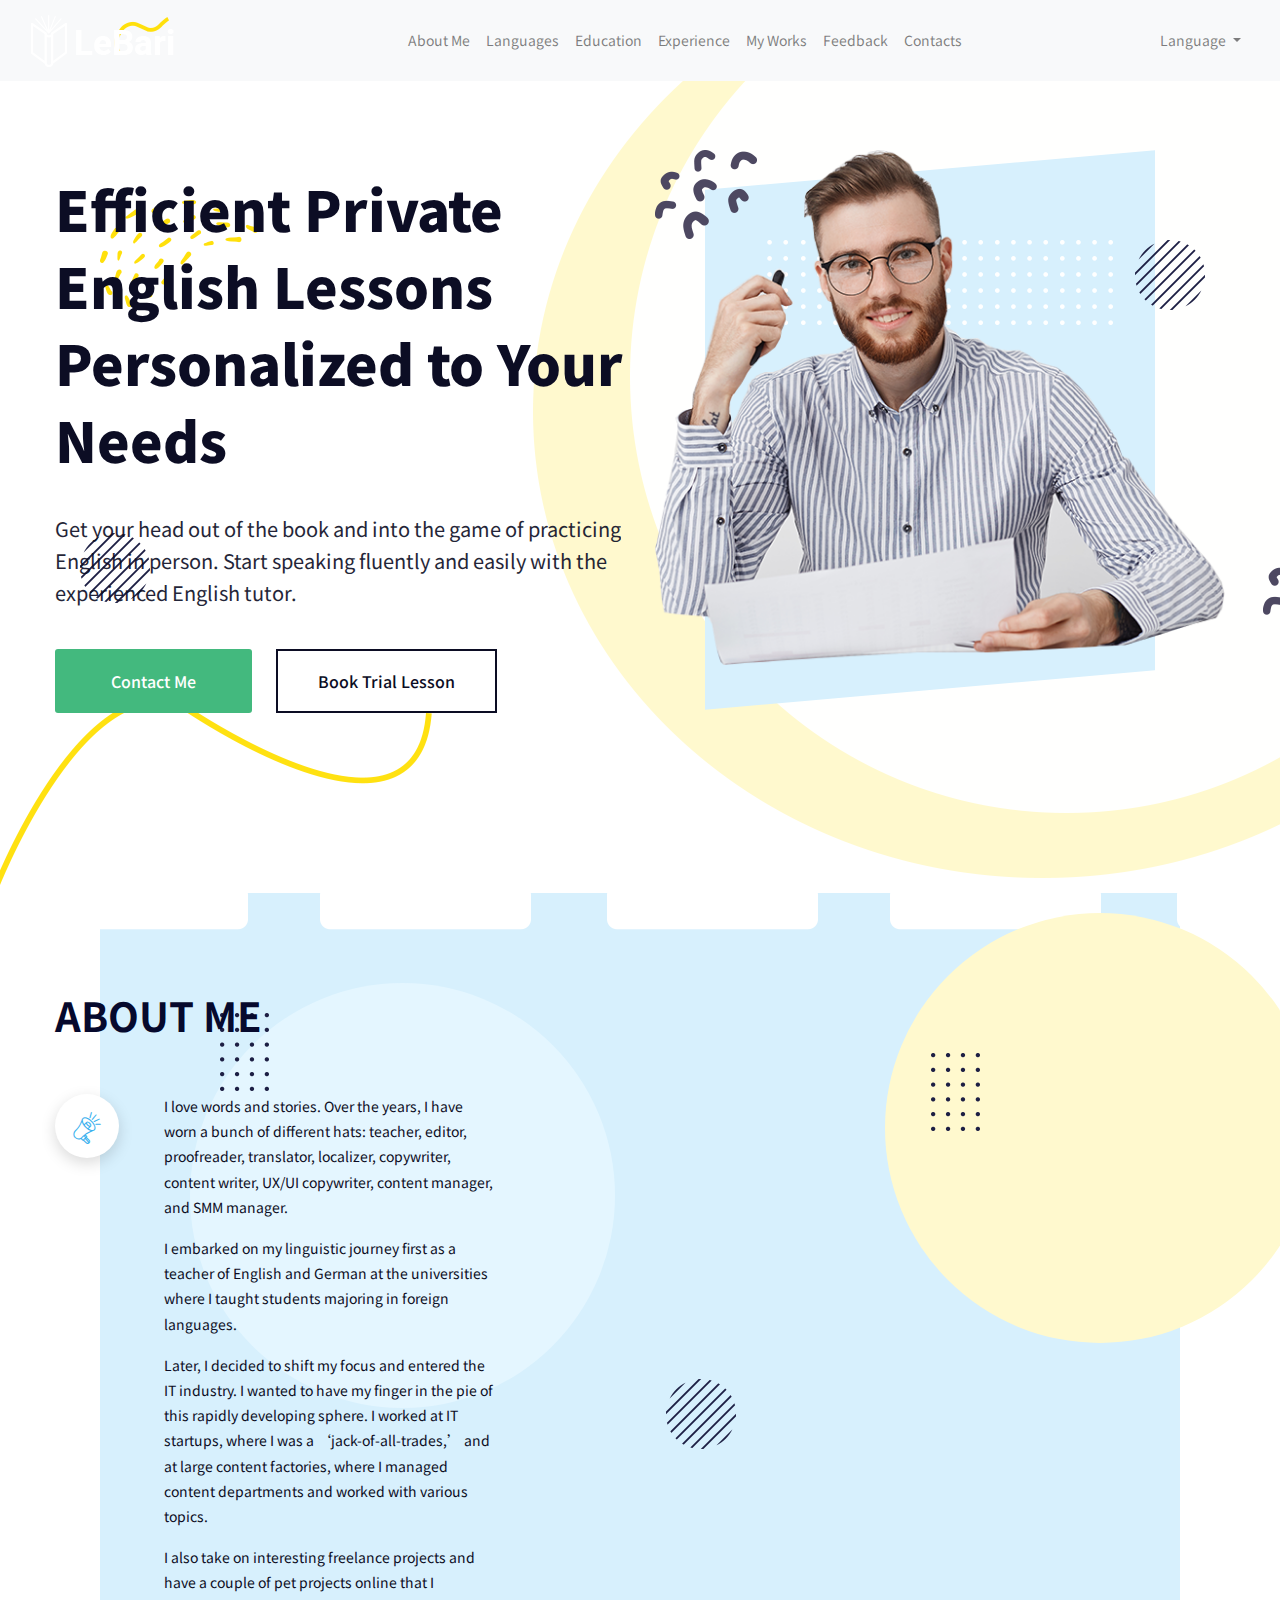
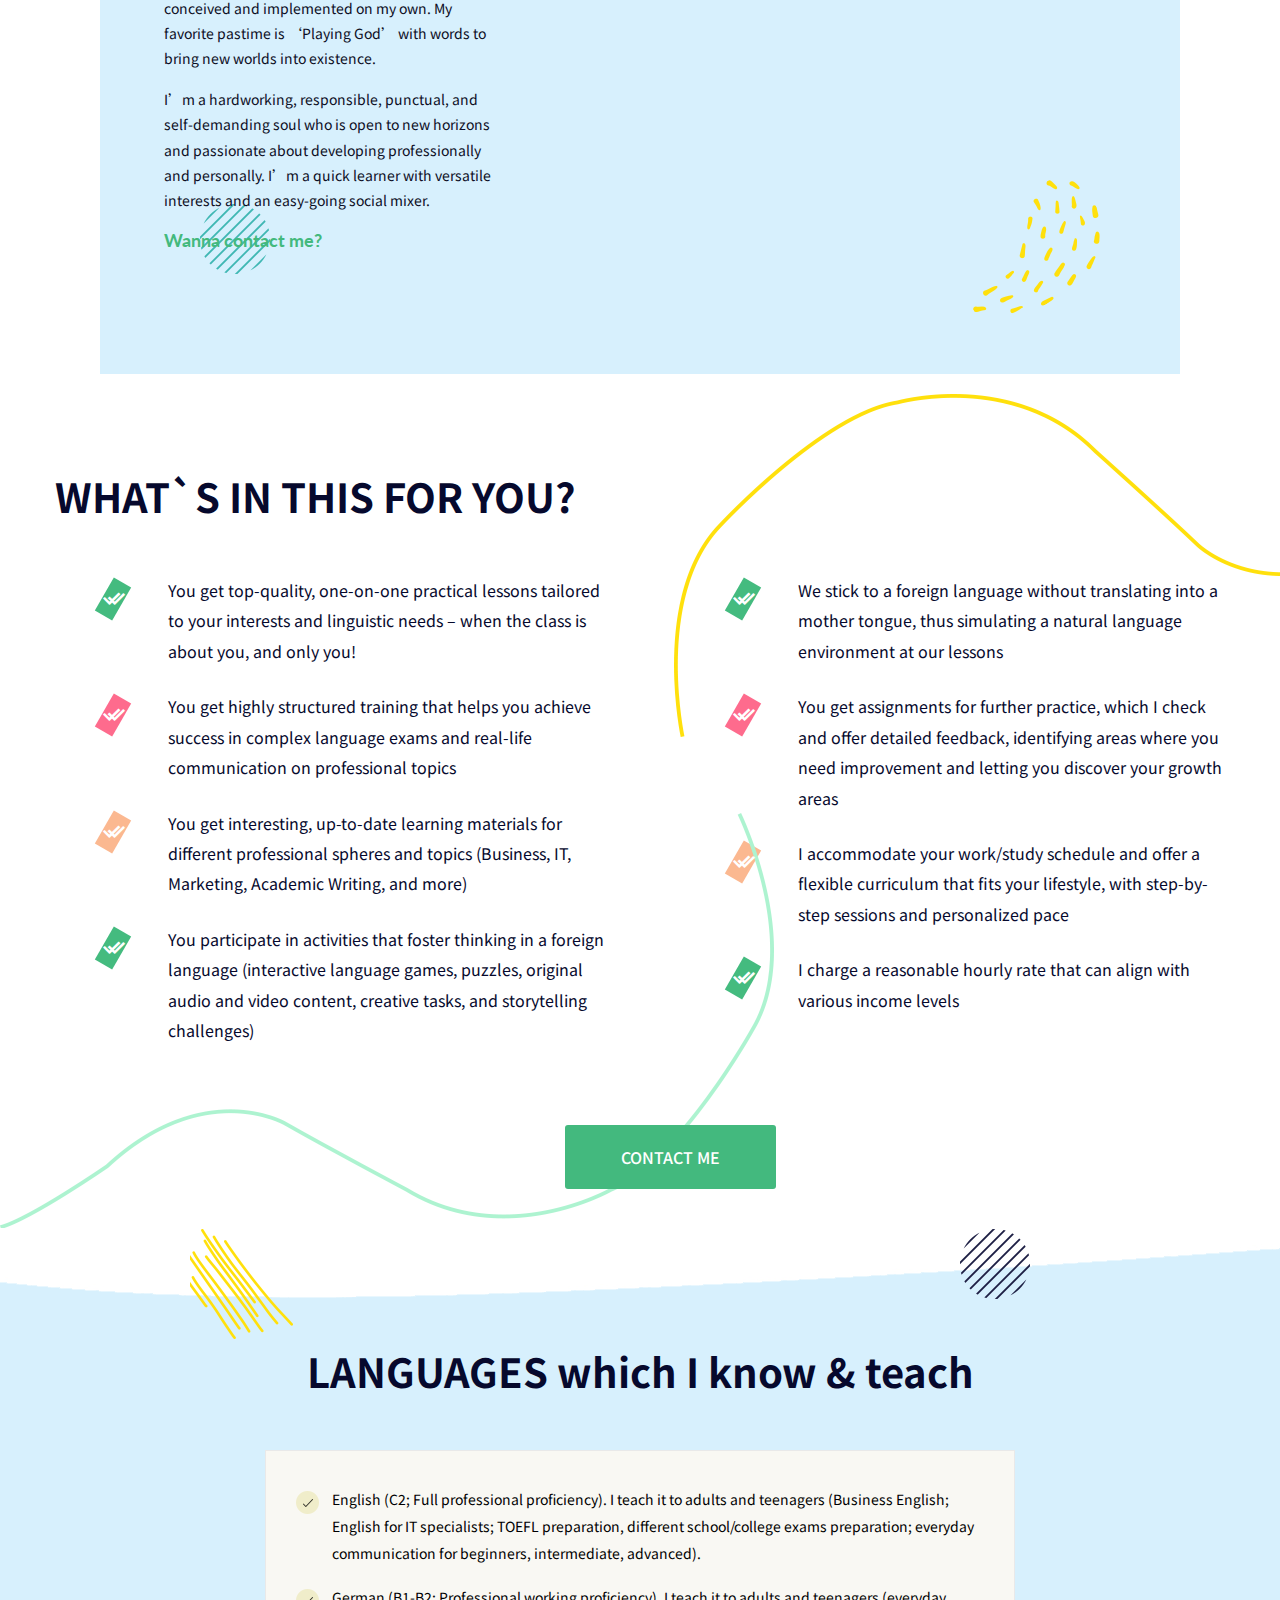
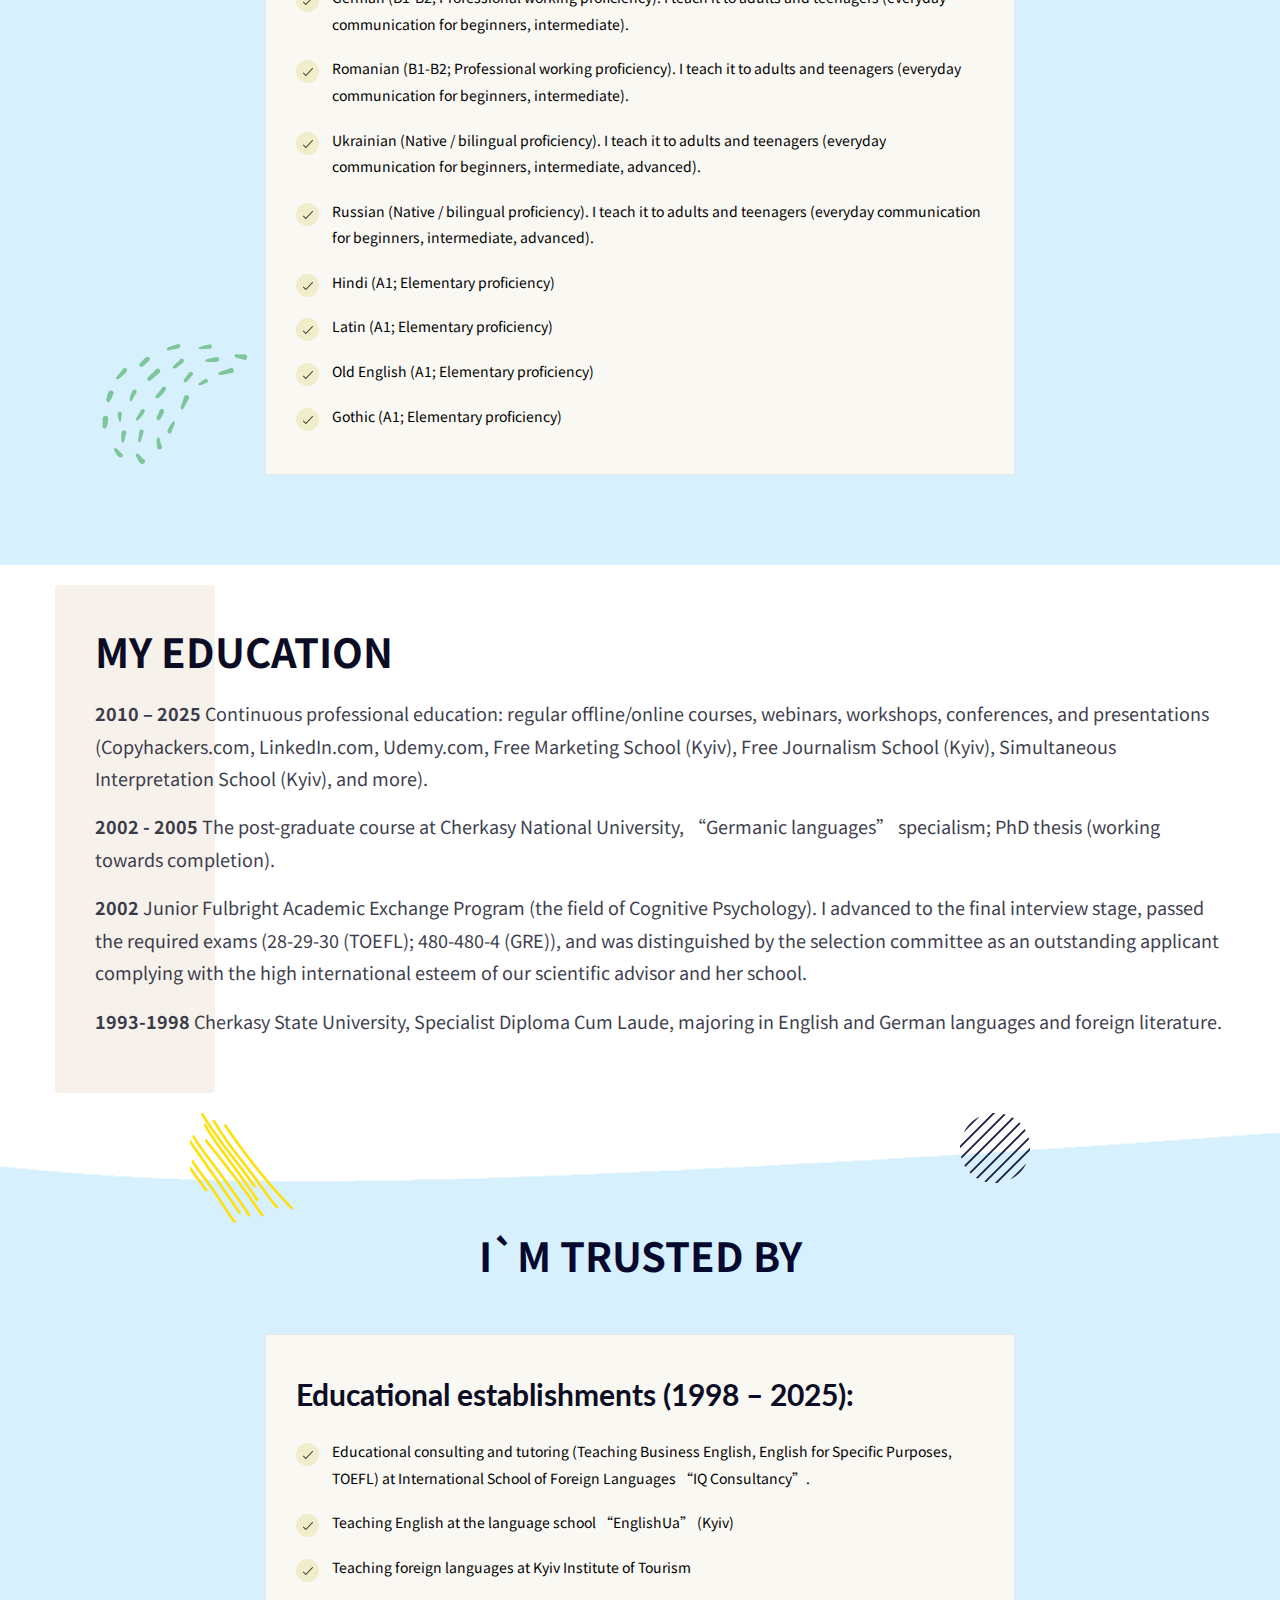
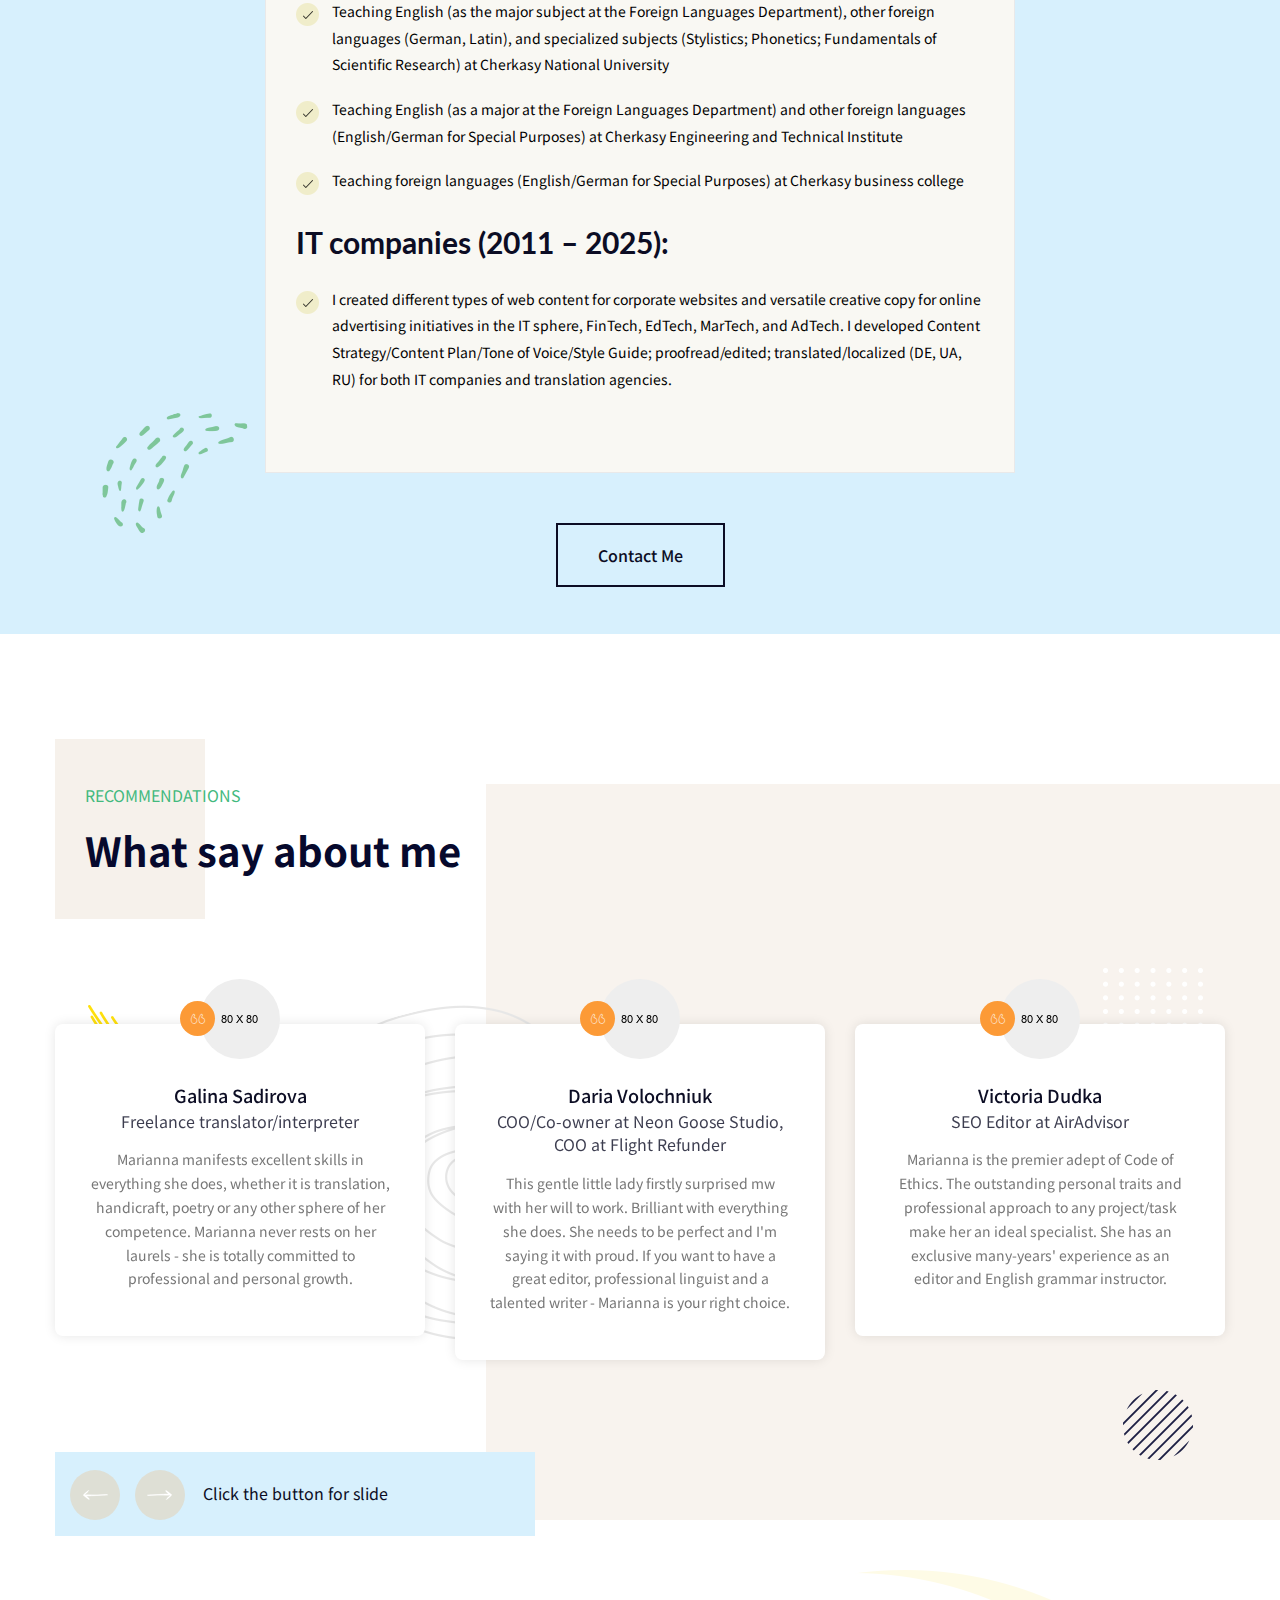
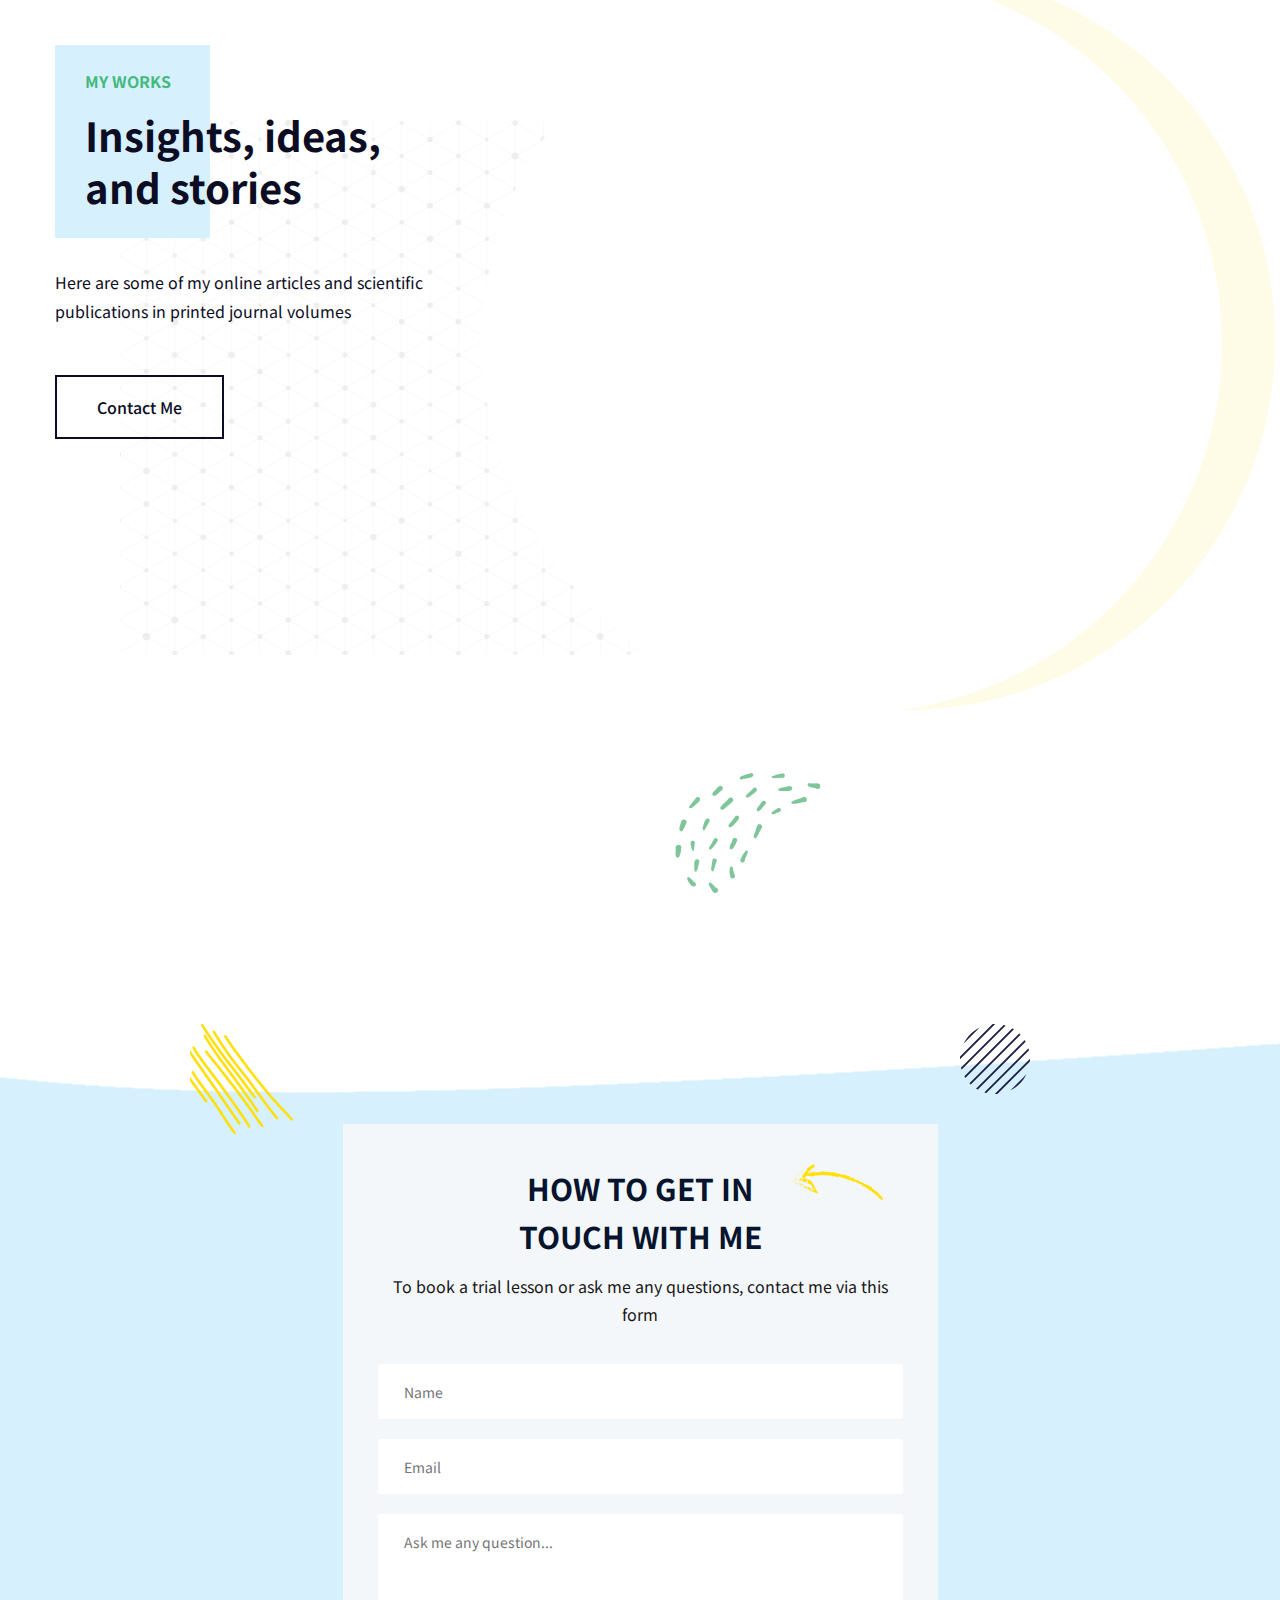
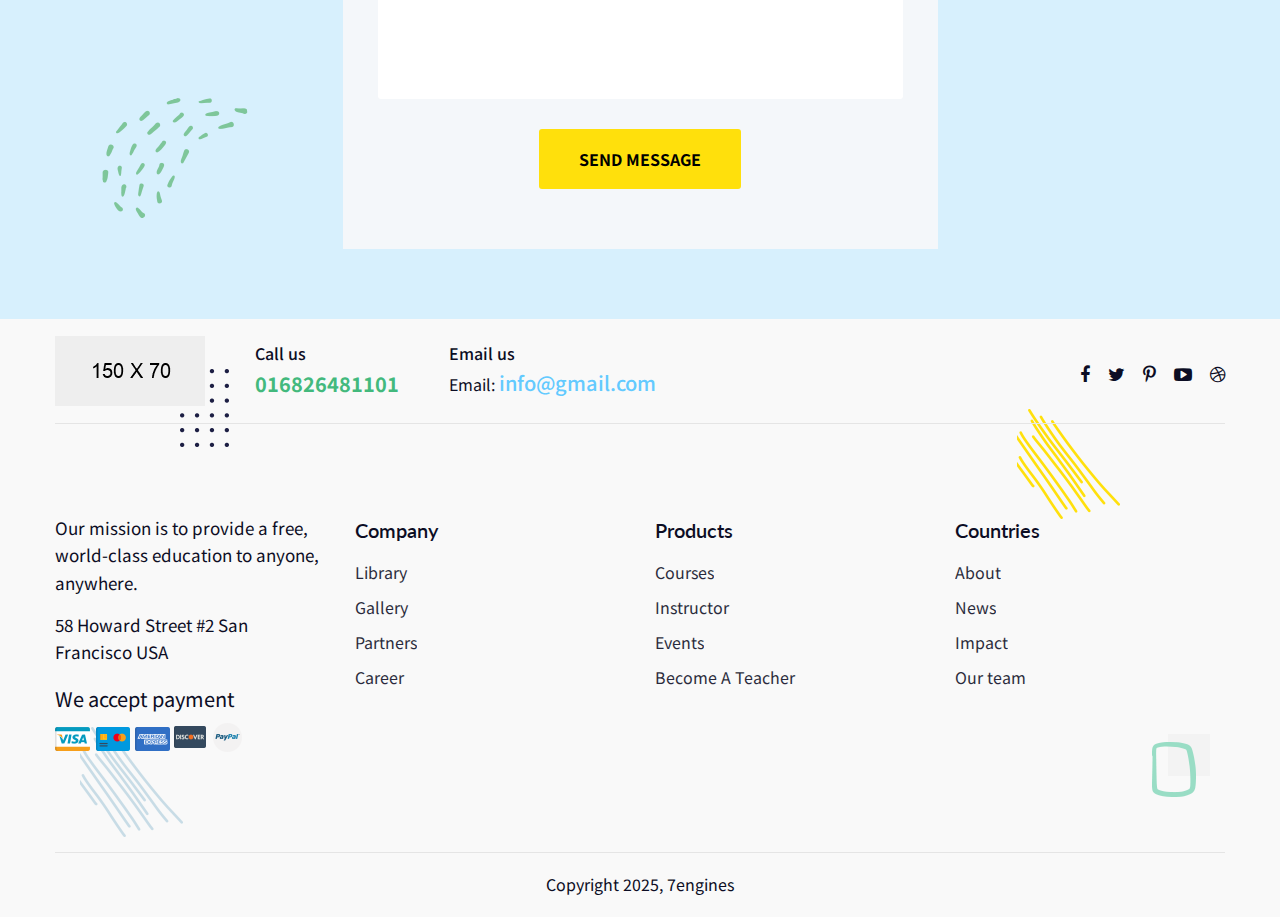
<file: index.html>
<!DOCTYPE html>
<html>

<head>
	<meta charset="utf-8">
	<title>LeBari HTML Template | Homepage 03</title>

	<!-- Stylesheets -->
	<link href="css/bootstrap.css" rel="stylesheet">
	<link href="css/style.css" rel="stylesheet">
	<link href="css/responsive.css" rel="stylesheet">

	<link
		href="https://fonts.googleapis.com/css2?family=Lato:wght@100;300;400;700;900&family=Montserrat:wght@100;200;300;400;500;600;700;800;900&family=Noto+Sans+TC:wght@400;500;700;900&display=swap"
		rel="stylesheet">

	<link rel="shortcut icon" href="images/favicon.png" type="image/x-icon">
	<link rel="icon" href="images/favicon.png" type="image/x-icon">

	<!-- Responsive -->
	<meta http-equiv="X-UA-Compatible" content="IE=edge">
	<meta name="viewport" content="width=device-width, initial-scale=1.0, maximum-scale=1.0, user-scalable=0">

	<!--[if lt IE 9]><script src="https://cdnjs.cloudflare.com/ajax/libs/html5shiv/3.7.3/html5shiv.js"></script><![endif]-->
	<!--[if lt IE 9]><script src="js/respond.js"></script><![endif]-->

</head>

<body>

	<div class="page-wrapper">

		<!-- Preloader -->
		<div class="preloader"></div>

		<!-- Main Header -->
		<header class="main-header header-style-three">
			<nav class="navbar navbar-expand-lg navbar-light bg-light">
				<div class="container-fluid">
					<!-- Logo -->
					<a class="navbar-brand" href="index.html">
						<img src="images/logo-2.png" alt="Logo" class="logo-img">
					</a>

					<!-- Mobile Toggler -->
					<button class="navbar-toggler" type="button" data-toggle="collapse" data-target="#navbarNav"
						aria-controls="navbarNav" aria-expanded="false" aria-label="Toggle navigation">
						<span class="navbar-toggler-icon"></span>
					</button>

					<div class="collapse navbar-collapse" id="navbarNav">
						<!-- Main Menu -->
						<ul class="navbar-nav mx-auto">
							<li class="nav-item"><a class="nav-link" href="#about-me">About Me</a></li>
							<li class="nav-item"><a class="nav-link" href="#languages">Languages</a></li>
							<li class="nav-item"><a class="nav-link" href="#education">Education</a></li>
							<li class="nav-item"><a class="nav-link" href="#experience">Experience</a></li>
							<li class="nav-item"><a class="nav-link" href="#my-works">My Works</a></li>
							<li class="nav-item"><a class="nav-link" href="#feedback">Feedback</a></li>
							<li class="nav-item"><a class="nav-link" href="#contact-form-2">Contacts</a></li>
						</ul>

						<!-- Language Dropdown -->
						<ul class="navbar-nav">
							<li class="nav-item dropdown">
								<a class="nav-link dropdown-toggle" href="#" id="languageDropdown" role="button"
									data-toggle="dropdown" aria-haspopup="true" aria-expanded="false">
									Language
								</a>
								<div class="dropdown-menu dropdown-menu-right" aria-labelledby="languageDropdown">
									<a class="dropdown-item" href="#">Eng</a>
									<a class="dropdown-item" href="#">Ua</a>
								</div>
							</li>
						</ul>
					</div>
				</div>
			</nav>

			<!-- Mobile Menu -->
			<div class="mobile-menu">
				<div class="menu-backdrop"></div>
				<div class="close-btn"><span class="icon flaticon-multiply"></span></div>
				<nav class="menu-box">
					<div class="nav-logo"><a href="index.html"><img src="images/logo.png" alt="Logo"></a></div>
					<div class="menu-outer">
						<!-- Menu content will be populated via JavaScript -->
					</div>
				</nav>
			</div>
		</header>
		<!-- End Main Header -->

		<!-- Banner Slider Three -->
		<section class="banner-section-four">
			<div class="icon-layer-one" style="background-image:url(images2/icons/icon-11.png)"></div>
			<div class="icon-layer-two" style="background-image:url(images2/icons/icon-3.png)"></div>
			<div class="icon-layer-three" style="background-image:url(images2/background/pattern-8.png)"></div>
			<div class="icon-layer-eight" style="background-image:url(images2/background/pattern-9.png)"></div>
			<div class="auto-container">
				<div class="row clearfix">

					<!-- Content Column -->
					<div class="content-column col-lg-6 cl-md-12 col-sm-12">
						<div class="inner-column">
							<h1>Efficient Private English Lessons <br> Personalized to Your Needs</h1>
							<div class="text">Get your head out of the book and into the game of practicing English in
								person.
								Start speaking fluently and easily with the experienced English tutor.</div>
							<a class="theme-btn btn-style-six mr-4" href="#contact-form-2"><span class="txt">Contact
									me</span></a>
							<a href="#contact-form-2" class="theme-btn btn-style-seven"><span class="txt">Book trial
									lesson</span></a>
							<style>
								html {
									scroll-behavior: smooth;
								}
							</style>
						</div>
					</div>

					<!-- Image Column -->
					<div class="image-column col-lg-6 cl-md-12 col-sm-12">
						<div class="inner-column">
							<div class="color-layer"></div>
							<div class="icon-layer-four" style="background-image:url(images2/background/pattern-7.png)">
							</div>
							<div class="icon-layer-five" style="background-image:url(images2/icons/icon-12.png)"></div>
							<div class="icon-layer-six" style="background-image:url(images2/icons/icon-3.png)"></div>
							<div class="icon-layer-seven" style="background-image:url(images2/icons/icon-12.png)"></div>
							<div class="image">
								<img src="images/banner-2.png" alt="" />
							</div>
						</div>
					</div>

				</div>

			</div>
		</section>
		<!-- End Banner Slider Three -->

		<!-- Connection Section -->
		<section class="connection-section" id="about-me">
			<div class="color-one"></div>
			<div class="pattern-layer" style="background-image:url(images2/background/pattern-10.png)"></div>
			<div class="icon-layer-one" style="background-image:url(images2/icons/icon-4.png)"></div>
			<div class="icon-layer-two" style="background-image:url(images2/icons/icon-15.png)"></div>
			<div class="icon-layer-three" style="background-image:url(images2/icons/icon-4.png)"></div>
			<div class="icon-layer-four" style="background-image:url(images2/icons/pattern-10.png)"></div>
			<div class="icon-layer-five" style="background-image:url(images2/icons/icon-3.png)"></div>
			<div class="left-color-layer"></div>
			<div class="right-color-layer"></div>
			<div class="auto-container">
				<div class="row clearfix">

					<!-- Content Column -->
					<div class="content-column col-lg-8 col-md-12 col-sm-12">
						<div class="inner-column">
							<div class="sec-title">
								<h2>ABOUT ME</h2>
								<div class="text">

								</div>
							</div>
							<div class="row clearfix">

								<!-- Feature Block Three -->
								<div class="feature-block-three col-xl-6 col-lg-10 col-md-12 col-sm-12">
									<div class="inner-box">
										<div class="icon-box">
											<span class="icon flaticon-bullhorn"></span>
										</div>
										<div class="text pl-4 pr-12">
											<p>
												I love words and stories. Over the years, I have
												worn a
												bunch
												of different hats: teacher, editor,
												proofreader, translator, localizer, copywriter, content writer, UX/UI
												copywriter, content manager,
												and SMM manager.
											</p>
											<p>
												I embarked on my linguistic journey first as a teacher of English and
												German
												at the universities
												where I taught students majoring in foreign languages.
											</p>
											<p>
												Later, I decided to shift my focus and entered the IT industry. I wanted
												to
												have my finger in the
												pie of this rapidly developing sphere. I worked at IT startups, where I
												was
												a ‘jack-of-all-trades,’
												and at large content factories, where I managed content departments and
												worked with various
												topics.
											</p>
											<p>
												I also take on interesting freelance projects and have a couple of pet
												projects online that I
												conceived and implemented on my own. My favorite pastime is ‘Playing
												God’
												with words to
												bring new worlds into existence.
											</p>
											<p>
												I’m a hardworking, responsible, punctual, and self-demanding soul who is
												open to new horizons
												and passionate about developing professionally and personally. I’m a
												quick
												learner with versatile
												interests and an easy-going social mixer.
											</p>
										</div>
										<a href="#contact-form-2" class="link ml-4">Wanna contact me?</a>
									</div>
								</div>

								<!-- Feature Block Three -->
								<!-- <div class="feature-block-three col-xl-6 col-lg-8 col-md-12 col-sm-12">
									<div class="inner-outer">
										<div class="inner-box">
											<div class="icon-box">
												<span class="icon flaticon-mortarboard"></span>
											</div>
											<h4><a href="courses-single.html">Can I have online counselling?</a></h4>
											<div class="text">Many therapists offer counselling online or by telephone,
												check their profile to learn more or use our online and telephone
												search.</div>
											<a href="courses-single.html" class="link">Find an online therapist</a>
										</div>
									</div>
								</div> -->

								<!-- Feature Block Three -->
								<!-- <div class="feature-block-three col-xl-6 col-lg-12 col-md-12 col-sm-12">
									<div class="inner-box">
										<div class="icon-box">
											<span class="icon flaticon-bar-chart"></span>
										</div>
										<h4><a href="courses-single.html">Finding the right counsellor</a></h4>
										<div class="text">Deciding you’re ready to see a counsellor is a big step. Let
											us guide you through the process of finding the right counsellor for you.
										</div>
										<a href="courses-single.html" class="link">How to find a counsellor</a>
									</div>
								</div> -->

							</div>
						</div>
					</div>
					<!-- Video Column -->
					<div class="video-column col-lg-4 col-md-12 col-sm-12">
						<div class="inner-column">
							<div class="color-two"></div>
							<!-- Video Box -->
							<div class="video-boxed-two wow fadeInRight" data-wow-delay="0ms"
								data-wow-duration="1500ms">
								<figure class="video-image">
									<img src="images2/resource/video-image-1.jpg" alt="">
								</figure>
								<a href="https://www.youtube.com/watch?v=kxPCFljwJws"
									class="lightbox-image overlay-box"><span class="flaticon-play-arrow"><i
											class="ripple"></i></span></a>
								<i class="time">5.20 m</i>
							</div>
						</div>
					</div>

				</div>
			</div>
		</section>
		<!-- End Connection Section -->

		<!-- Benefit Section -->
		<section class="benefit-section">
			<div class="background-layer-one" style="background-image:url(images/background/pattern-5.png)"></div>
			<div class="background-layer-two" style="background-image:url(images/background/pattern-6.png)"></div>
			<div class="auto-container">
				<div class="row clearfix">
					<!-- Content Column -->
					<div class="content-column col-lg-12 col-md-12 col-sm-12">
						<div class="inner-column">
							<div class="sec-title">
								<h2>WHAT`S IN THIS FOR YOU? </h2>
							</div>
							<div class="row clearfix">
								<div class="content-column col-lg-6 col-md-12 col-sm-12">
									<div class="inner-column px-4 mx-4">
										<ul class="list-style-one">
											<li>
												<span class="icon flaticon-double-check"></span>
												You get top-quality, one-on-one practical lessons tailored to your
												interests and linguistic
												needs – when the class is about you, and only you!
											</li>
											<li><span class="icon flaticon-double-check"></span>
												You get highly structured training that helps you achieve success in
												complex language
												exams and real-life communication on professional topics
											</li>
											<li><span class="icon flaticon-double-check"></span>
												You get interesting, up-to-date learning materials for different
												professional spheres and
												topics (Business, IT, Marketing, Academic Writing, and more)
											</li>
											<li><span class="icon flaticon-double-check"></span>
												You participate in activities that foster thinking in a foreign language
												(interactive
												language games, puzzles, original audio and video content, creative
												tasks, and
												storytelling challenges)
											</li>
										</ul>
									</div>
								</div>
								<div class="content-column col-lg-6 col-md-12 col-sm-12">
									<div class="inner-column px-4 mx-4">
										<ul class="list-style-one">
											<li><span class="icon flaticon-double-check"></span>
												We stick to a foreign language without translating into a mother tongue,
												thus simulating a
												natural language environment at our lessons
											</li>
											<li><span class="icon flaticon-double-check"></span>
												You get assignments for further practice, which I check and offer
												detailed feedback,
												identifying areas where you need improvement and letting you discover
												your growth
												areas
											</li>
											<li><span class="icon flaticon-double-check">
												</span>
												I accommodate your work/study schedule and offer a flexible curriculum
												that fits your
												lifestyle, with step-by-step sessions and personalized pace
											</li>
											<li><span class="icon flaticon-double-check"></span>
												I charge a reasonable hourly rate that can align with various income
												levels
											</li>
										</ul>
									</div>
								</div>
							</div>

							<div class="btn-box d-flex justify-content-center">
								<a href="#contact-form-2" class="theme-btn btn-style-six"><span class="txt">Contact
										Me</span></a>
							</div>
						</div>
					</div>

				</div>

				<!-- Lower Text -->
				<!-- <div class="lower-text">
					<p>Lebari is built for people like you. With useful features, your dream and idea can <br> become a
						reality. Lebari helps you to achieve big things!</p>
				</div> -->

			</div>
		</section>
		<!-- End Benefit Section -->

		<!-- Case Study Section -->
		<section class="case-study-section" id="languages">
			<div class="section-curve-layer" style="background-image:url(images2/background/case-curve.png)"></div>
			<div class="icon-layer-one" style="background-image:url(images2/icons/icon-6.png)"></div>
			<div class="icon-layer-two" style="background-image:url(images2/icons/pattern-11.png)"></div>
			<div class="icon-layer-five" style="background-image:url(images2/icons/icon-3.png)"></div>
			<div class="auto-container">
				<section class="course-detail-section">
					<div class="content-column col-lg-8 col-md-12 col-sm-12 mx-auto">
						<div class="inner-column">
							<div class="sec-title text-center">
								<h2>LANGUAGES which I know &amp; teach </h2>
							</div>
							<div class="learn-box">
								<!-- <h5>What you'll learn</h5> -->
								<ul class="learn-list">
									<li>
										English (C2; Full professional proficiency). I teach it to adults and teenagers
										(Business
										English; English for IT specialists; TOEFL preparation, different school/college
										exams
										preparation; everyday communication for beginners, intermediate, advanced).
									</li>
									<li>
										German (B1-B2; Professional working proficiency). I teach it to adults and
										teenagers
										(everyday communication for beginners, intermediate).

									</li>
									<li>
										Romanian (B1-B2; Professional working proficiency). I teach it to adults and
										teenagers
										(everyday communication for beginners, intermediate).

									</li>
									<li>
										Ukrainian (Native / bilingual proficiency). I teach it to adults and teenagers
										(everyday
										communication for beginners, intermediate, advanced).
									</li>
									<li>
										Russian (Native / bilingual proficiency). I teach it to adults and teenagers
										(everyday
										communication for beginners, intermediate, advanced).
									</li>
									<li>
										Hindi (A1; Elementary proficiency)
									</li>
									<li>
										Latin (A1; Elementary proficiency)
									</li>
									<li>
										Old English (A1; Elementary proficiency)
									</li>
									<li>
										Gothic (A1; Elementary proficiency)
									</li>
								</ul>
							</div>
						</div>
					</div>

				</section>

				<!-- Image Column -->
				<!-- <div class="image-column col-lg-7 col-md-12 col-sm-12">
						<div class="inner-column">
							<div class="icon-layer-three" style="background-image:url(images2/icons/icon-12.png)"></div>
							<div class="icon-layer-four" style="background-image:url(images2/icons/icon-3.png)"></div>
							<div class="icon-layer-six" style="background-image:url(images2/icons/icon-2.png)"></div>
							<div class="image titlt" data-tilt data-tilt-max="4">
								<img src="images2/resource/case.png" alt="" />
							</div>
						</div>
					</div> -->
			</div>
		</section>
		<!-- End Case Study Section -->

		<!-- Relationship Title Section -->
		<section class="relationship-title-section" id="education">
			<div class="auto-container">
				<!-- Sec Title -->
				<div class="title-box">
					<div class="section-color-layer"></div>
					<h2>MY EDUCATION</h2>
					<div class="text">
						<p>
							<strong>2010 – 2025</strong> Continuous professional education: regular offline/online
							courses,
							webinars, workshops, conferences, and presentations (Copyhackers.com, LinkedIn.com,
							Udemy.com, Free Marketing School (Kyiv), Free Journalism School (Kyiv), Simultaneous
							Interpretation School (Kyiv), and more).
						</p>
						<p><strong>2002 - 2005</strong> The post-graduate course at Cherkasy National University,
							“Germanic
							languages” specialism; PhD thesis (working towards completion).</p>
						<p><strong>2002</strong> Junior Fulbright Academic Exchange Program (the field of Cognitive
							Psychology). I
							advanced to the final interview stage, passed the required exams (28-29-30 (TOEFL);
							480-480-4
							(GRE)), and was distinguished by the selection committee as an outstanding applicant
							complying
							with the high international esteem of our scientific advisor and her school.</p>
						<p><strong>1993-1998</strong> Cherkasy State University, Specialist Diploma Cum Laude, majoring
							in English
							and German languages and foreign literature.</p>
					</div>
				</div>
			</div>
		</section>
		<!-- End Relationship Title Section -->

		<!-- Case Study Section -->
		<section class="case-study-section" id="experience">
			<div class=" section-curve-layer" style="background-image:url(images2/background/case-curve.png)">
			</div>
			<div class="icon-layer-one" style="background-image:url(images2/icons/icon-6.png)"></div>
			<div class="icon-layer-two" style="background-image:url(images2/icons/pattern-11.png)"></div>
			<div class="icon-layer-five" style="background-image:url(images2/icons/icon-3.png)"></div>
			<div class="auto-container">
				<section class="course-detail-section">
					<div class="content-column col-lg-8 col-md-12 col-sm-12 mx-auto">
						<div class="inner-column">
							<div class="sec-title text-center">
								<h2>I`M TRUSTED BY</h2>
							</div>
							<div class="learn-box">
								<!-- <h5>What you'll learn</h5> -->
								<div class="text">
									<h3>Educational establishments (1998 – 2025):</h3>
									<ul class="learn-list mb-4">
										<li>
											Educational consulting and tutoring (Teaching Business English, English for
											Specific
											Purposes, TOEFL) at International School of Foreign Languages “IQ
											Consultancy”.
										</li>
										<li>
											Teaching English at the language school “EnglishUa” (Kyiv)
										</li>
										<li>
											Teaching foreign languages at Kyiv Institute of Tourism
										</li>
										<li>
											Teaching English (as the major subject at the Foreign Languages Department),
											other
											foreign languages (German, Latin), and specialized subjects (Stylistics;
											Phonetics;
											Fundamentals of Scientific Research) at Cherkasy National University
										</li>
										<li>
											Teaching English (as a major at the Foreign Languages Department) and other
											foreign
											languages (English/German for Special Purposes) at Cherkasy Engineering and
											Technical
											Institute
										</li>
										<li>
											Teaching foreign languages (English/German for Special Purposes) at Cherkasy
											business
											college
										</li>
									</ul>
									<h3>IT companies (2011 – 2025):</h3>
									<ul class="learn-list mb-4">
										<li>
											I created different types of web content for corporate websites and
											versatile
											creative copy for
											online advertising initiatives in the IT sphere, FinTech, EdTech, MarTech,
											and
											AdTech. I
											developed Content Strategy/Content Plan/Tone of Voice/Style Guide;
											proofread/edited;
											translated/localized (DE, UA, RU) for both IT companies and translation
											agencies.
										</li>
									</ul>

								</div>
							</div>
						</div>
						<div class="auto-container text-center">
							<a href="#contact-form-2" class="theme-btn btn-style-seven"><span class="txt">Contact
									me</span></a>
						</div>
					</div>

				</section>

				<!-- Image Column -->
				<!-- <div class="image-column col-lg-7 col-md-12 col-sm-12">
						<div class="inner-column">
							<div class="icon-layer-three" style="background-image:url(images2/icons/icon-12.png)"></div>
							<div class="icon-layer-four" style="background-image:url(images2/icons/icon-3.png)"></div>
							<div class="icon-layer-six" style="background-image:url(images2/icons/icon-2.png)"></div>
							<div class="image titlt" data-tilt data-tilt-max="4">
								<img src="images2/resource/case.png" alt="" />
							</div>
						</div>
					</div> -->
			</div>
		</section>
		<!-- End Case Study Section -->

		<!-- Testimonial Section Three -->
		<section class="testimonial-section-three" id="feedback">
			<div class="color-layer"></div>
			<div class="icon-layer-one" style="background-image:url(images2/icons/icon-6.png)"></div>
			<div class="icon-layer-two" style="background-image:url(images2/icons/icon-7.png)"></div>
			<div class="icon-layer-three" style="background-image:url(images2/icons/icon-3.png)"></div>
			<div class="icon-layer-four" style="background-image:url(images2/icons/pattern-4.png)"></div>
			<div class="auto-container">
				<!-- Sec Title -->
				<div class="sec-title">
					<div class="section-color-layer"></div>
					<div class="title">RECOMMENDATIONS</div>
					<h2>What say about me</h2>
				</div>
				<div class="testimonial-carousel-three owl-carousel owl-theme">

					<!-- Testimonial Block Three -->
					<div class="testimonial-block-three">
						<div class="inner-box">
							<div class="image-outer">
								<div class="image">
									<img src="images2/resource/author-1.jpg" alt="" />
								</div>
								<div class="quote flaticon-left-quote"></div>
							</div>
							<h6>Galina Sadirova</h6>
							<div class="designation">Freelance translator/interpreter</div>
							<div class="text">
								Marianna manifests excellent skills in everything she does, whether it is translation,
								handicraft,
								poetry or any other sphere of her competence. Marianna never rests on her laurels - she
								is totally
								committed to professional and personal growth.
							</div>
						</div>
					</div>

					<!-- Testimonial Block Three -->
					<div class="testimonial-block-three">
						<div class="inner-box">
							<div class="image-outer">
								<div class="image">
									<img src="images2/resource/author-2.jpg" alt="" />
								</div>
								<div class="quote flaticon-left-quote"></div>
							</div>
							<h6>Daria Volochniuk</h6>
							<div class="designation">COO/Co-owner at Neon Goose Studio, COO at Flight
								Refunder</div>
							<div class="text">
								This gentle little lady firstly surprised mw with her will to work. Brilliant with
								everything she
								does. She needs to be perfect and I&#39;m saying it with proud. If you want to have a
								great editor,
								professional linguist and a talented writer - Marianna is your right choice.
							</div>
						</div>
					</div>

					<!-- Testimonial Block Three -->
					<div class="testimonial-block-three">
						<div class="inner-box">
							<div class="image-outer">
								<div class="image">
									<img src="images2/resource/author-3.jpg" alt="" />
								</div>
								<div class="quote flaticon-left-quote"></div>
							</div>
							<h6>Victoria Dudka</h6>
							<div class="designation">SEO Editor at AirAdvisor</div>
							<div class="text">Marianna is the premier adept of Code of Ethics. The outstanding personal
								traits and professional
								approach to any project/task make her an ideal specialist. She has an exclusive
								many-years&#39;
								experience as an editor and English grammar instructor.</div>
						</div>
					</div>

					<!-- Testimonial Block Three -->
					<div class="testimonial-block-three">
						<div class="inner-box">
							<div class="image-outer">
								<div class="image">
									<img src="images2/resource/author-1.jpg" alt="" />
								</div>
								<div class="quote flaticon-left-quote"></div>
							</div>
							<h6>Max Bondarenko</h6>
							<div class="designation">CMO at Spendbase</div>
							<div class="text">
								I have really enjoyed working with Marianna on the content marketing side and she has
								been
								always delivering best-in-class results. Both hard skills and soft skills are right on
								top!
							</div>
						</div>
					</div>

					<!-- Testimonial Block Three -->
					<div class="testimonial-block-three">
						<div class="inner-box">
							<div class="image-outer">
								<div class="image">
									<img src="images2/resource/author-2.jpg" alt="" />
								</div>
								<div class="quote flaticon-left-quote"></div>
							</div>
							<h6>Viktoriia Zosim</h6>
							<div class="designation">CEO &amp; Co-Founder at STRUKTURA</div>
							<div class="text">
								Marianna is one of the brightest and pleasant people I have ever worked with! She is a
								real
								specialist in content writing and content management, everything is always done easily,
								quickly
								and on the highest level.
							</div>
						</div>
					</div>

					<!-- Testimonial Block Three -->
					<div class="testimonial-block-three">
						<div class="inner-box">
							<div class="image-outer">
								<div class="image">
									<img src="images2/resource/author-3.jpg" alt="" />
								</div>
								<div class="quote flaticon-left-quote"></div>
							</div>
							<h6>Nataliya Zub</h6>
							<div class="designation">Executive Manager, Independent Director, Digital Transformation
								Leader, Board Advisor, Consultant, Mentor</div>
							<div class="text">It’s always enjoyable to work alongside great experts and Marianna is one
								of them. She is hard-
								working and responsible and always inspires me with her passion, knowledge and positive
								attitude.</div>
						</div>
					</div>

				</div>
				<div class="lower-text">Click the button for slide</div>
			</div>
		</section>
		<!-- End Testimonial Section Three -->

		<!-- News Section Two -->
		<section class="news-section-two" id="my-works">
			<div class="icon-layer-one" style="background-image:url(images2/icons/icon-8.png)"></div>
			<div class="icon-layer-two" style="background-image:url(images2/background/pattern-11.png)"></div>
			<div class="auto-container">
				<div class="row clearfix">

					<!-- Title Column -->
					<div class="title-column col-lg-4 col-md-12 col-sm-12">
						<div class="inner-column">
							<!-- Title Box -->
							<div class="title-box">
								<div class="section-color-layer"></div>
								<div class="title">MY WORKS</div>
								<h2>Insights, ideas, <br> and stories</h2>
							</div>
							<div class="text">Here are some of my online articles and scientific publications in printed
								journal volumes</div>
							<a href="#contact-form-2" class="theme-btn btn-style-seven"><span class="txt">Contact
									me</span></a>
						</div>
					</div>

					<!-- Blocks Column -->
					<div class="blocks-column col-lg-8 col-md-12 col-sm-12">
						<div class="inner-column">
							<div class="icon-layer-three" style="background-image:url(images2/icons/pattern-11.png)">
							</div>
							<div class="icon-layer-four"
								style="background-image:url(images2/background/pattern-12.png)">
							</div>
							<div class="row clearfix">
								<!-- Column -->
								<div class="column col-lg-6 col-md-6 col-sm-12">
									<!-- News Block Four -->
									<div class="news-block-four">
										<div class="inner-box wow fadeInUp" data-wow-delay="0ms"
											data-wow-duration="1500ms">
											<h5><a href="news-detail.html">How do You Know if You Married the Right
													Person?</a></h5>
											<div class="text">During one of my seminars, a woman asked me a question.
												She said, “How do I know if I married the right person?”I noticed that
												there was a large man sitting next to her so I said, </div>
											<a href="news-detail.html" class="arrow"><img
													src="images2/icons/arrow-1.png" alt="" />&ensp; Read More</a>
										</div>
									</div>
									<div class="news-block-four">
										<div class="inner-box wow fadeInUp" data-wow-delay="0ms"
											data-wow-duration="1500ms">
											<h5><a href="news-detail.html">How do You Know if You Married the Right
													Person?</a></h5>
											<div class="text">During one of my seminars, a woman asked me a question.
												She said, “How do I know if I married the right person?”I noticed that
												there was a large man sitting next to her so I said, </div>
											<a href="news-detail.html" class="arrow"><img
													src="images2/icons/arrow-1.png" alt="" />&ensp; Read More</a>
										</div>
									</div>
								</div>
								<!-- Column -->
								<div class="column col-lg-6 col-md-6 col-sm-12">
									<!-- News Block Four -->
									<div class="news-block-four">
										<div class="inner-box wow fadeInUp" data-wow-delay="150ms"
											data-wow-duration="1500ms">
											<h5><a href="news-detail.html">Different Types of False Eyelashes <br> Which
													is Right for You?</a></h5>
											<div class="text">Demonstrate your new skills by sharing your Course
												Certificate, Professional Certificate, MasterTrack Certificate, or
												diploma with</div>
											<a href="news-detail.html" class="arrow"><img
													src="images2/icons/arrow-1.png" alt="" />&ensp; Read More</a>
										</div>
									</div>
									<div class="news-block-four">
										<div class="inner-box wow fadeInUp" data-wow-delay="150ms"
											data-wow-duration="1500ms">
											<h5><a href="news-detail.html">Different Types of False Eyelashes <br> Which
													is Right for You?</a></h5>
											<div class="text">Demonstrate your new skills by sharing your Course
												Certificate, Professional Certificate, MasterTrack Certificate, or
												diploma with</div>
											<a href="news-detail.html" class="arrow"><img
													src="images2/icons/arrow-1.png" alt="" />&ensp; Read More</a>
										</div>
									</div>
									<!-- News Block Four -->
									<div class="news-block-four">
										<div class="inner-box wow fadeInUp" data-wow-delay="300ms"
											data-wow-duration="1500ms">
											<h5><a href="news-detail.html">Coursera Comes Together with <br> Disney and
													Pixar</a></h5>
											<div class="text">Employees accustomed to working in an office with
												co-workers, socializing in and out of working hours</div>
											<a href="news-detail.html" class="arrow"><img
													src="images2/icons/arrow-1.png" alt="" />&ensp; Read More</a>
										</div>
									</div>
								</div>

							</div>
						</div>
					</div>

				</div>
			</div>
		</section>
		<!-- End News Section Two -->


		<!-- Case Study Section -->
		<section class="case-study-section contact-page-section" id="contact-form-2">
			<div class=" section-curve-layer" style="background-image:url(images2/background/case-curve.png)">
			</div>
			<div class="icon-layer-one" style="background-image:url(images2/icons/icon-6.png)"></div>
			<div class="icon-layer-two" style="background-image:url(images2/icons/pattern-11.png)"></div>
			<div class="icon-layer-five" style="background-image:url(images2/icons/icon-3.png)"></div>
			<div class="auto-container">
				<section class="course-detail-section">
					<div class="content-column col-lg-8 col-md-12 col-sm-12 mx-auto">
						<div class="form-column col-lg-10 col-md-12 col-sm-12 mx-auto">
							<div class="inner-column">
								<div class="circle-layer"></div>
								<div class="pattern-layer-one" style="background-image: url(images/icons/icon-7.png)">
								</div>
								<div class="pattern-layer-two" style="background-image: url(images/icons/icon-9.png)">
								</div>
								<h2>HOW TO GET IN<br> TOUCH WITH ME</h2>
								<div class="text">To book a trial lesson or ask me any questions, contact me via
									this form</div>

								<!-- Contact Form -->
								<div class="contact-form">
									<form method="post" action="sendemail.php">

										<div class="form-group">
											<input type="text" name="username" placeholder="Name" required="">
										</div>

										<div class="form-group">
											<input type="email" name="email" placeholder="Email" required="">
										</div>

										<!-- <div class="form-group">
									<input type="text" name="phone" placeholder="Phone" required="">
								</div> -->

										<div class="form-group">
											<textarea class="" name="message"
												placeholder="Ask me any question..."></textarea>
										</div>

										<div class="form-group text-center">
											<button class="theme-btn btn-style-five" type="submit"
												name="submit-form">Send
												Message</button>
										</div>

									</form>
								</div>

							</div>

						</div>
					</div>

				</section>
			</div>
		</section>
		<!-- End Case Study Section -->





		<!-- Contact Page Section -->
		<!-- <section class="contact-page-section" id="contact-form-2">
			<div class="pattern-layer-three" style="background-image: url(images/icons/icon-8.png)"></div>
			<div class="auto-container "> -->
		<!-- Form Column -->
		<!-- <div class="form-column col-lg-6 col-md-12 col-sm-12 mx-auto">
					<div class="inner-column">
						<div class="circle-layer"></div>
						<div class="pattern-layer-one" style="background-image: url(images/icons/icon-7.png)"></div>
						<div class="pattern-layer-two" style="background-image: url(images/icons/icon-9.png)"></div>
						<h2>HOW TO GET IN<br> TOUCH WITH ME</h2>
						<div class="text">To book a trial lesson or ask me any questions, contact me via this form</div> -->

		<!-- Contact Form -->
		<!-- <div class="contact-form">
							<form method="post" action="sendemail.php">

								<div class="form-group">
									<input type="text" name="username" placeholder="Name" required="">
								</div>

								<div class="form-group">
									<input type="email" name="email" placeholder="Email" required="">
								</div> -->

		<!-- <div class="form-group">
									<input type="text" name="phone" placeholder="Phone" required="">
								</div> -->

		<!-- <div class="form-group">
									<textarea class="" name="message" placeholder="Ask me any question..."></textarea>
								</div>

								<div class="form-group text-center">
									<button class="theme-btn btn-style-five" type="submit" name="submit-form">Send
										Message</button>
								</div>

							</form>
						</div>

					</div>

				</div>

			</div>
	</div>
	</section> -->
		<!-- End Contact Page Section -->




		<!-- Footer Style Two -->
		<footer class="footer-style-two">
			<div class="pattern-layer-four" style="background-image: url(images2/icons/icon-10.png)"></div>
			<div class="pattern-layer-five" style="background-image: url(images2/icons/icon-4.png)"></div>
			<div class="pattern-layer-six" style="background-image: url(images2/icons/icon-16.png)"></div>
			<div class="pattern-layer-seven" style="background-image: url(images2/icons/icon-6.png)"></div>
			<div class="auto-container">
				<!-- Upper Box -->
				<div class="upper-box">
					<div class="clearfix">
						<div class="pull-left">
							<div class="logo">
								<a href="index.html"><img src="images2/logo.png" alt="" /></a>
							</div>
							<div class="phone">
								<strong>Call us</strong>
								<a href="mailto:016826481101">016826481101</a>
							</div>
							<div class="email">
								<strong>Email us</strong>
								Email: <a href="mailto:info@gmail.com">info@gmail.com</a>
							</div>
						</div>
						<div class="pull-right">
							<!-- Social Box -->
							<ul class="social-box">
								<li><a href="#" class="fa fa-facebook-f"></a></li>
								<li><a href="#" class="fa fa-twitter"></a></li>
								<li><a href="#" class="fa fa-pinterest-p"></a></li>
								<li><a href="#" class="fa fa-youtube-play"></a></li>
								<li><a href="#" class="fa fa-dribbble"></a></li>
							</ul>
						</div>
					</div>
				</div>
				<!-- End Upper Box -->

				<!-- Widgets Section -->
				<div class="widgets-section">
					<div class="row clearfix">

						<!-- Column -->
						<div class="big-column col-lg-6 col-md-12 col-sm-12">
							<div class="row clearfix">

								<!-- Footer Column -->
								<div class="footer-column col-lg-6 col-md-6 col-sm-12">
									<div class="footer-widget payment-widget">
										<div class="text">Our mission is to provide a free, world-class education to
											anyone, anywhere. <span>58 Howard Street #2 San Francisco USA</span></div>
										<div class="payment">We accept payment</div>
										<div class="cards"><img src="images/icons/cards.png" alt="" /></div>
									</div>
								</div>

								<!-- Footer Column -->
								<div class="footer-column col-lg-6 col-md-6 col-sm-12">
									<div class="footer-widget link-widget">
										<h5>Company</h5>
										<ul class="link-list">
											<li><a href="#">Library</a></li>
											<li><a href="#">Gallery</a></li>
											<li><a href="#">Partners</a></li>
											<li><a href="#">Career</a></li>
										</ul>
									</div>
								</div>

							</div>
						</div>

						<!-- Column -->
						<div class="big-column col-lg-6 col-md-12 col-sm-12">
							<div class="row clearfix">

								<!-- Footer Column -->
								<div class="footer-column col-lg-6 col-md-6 col-sm-12">
									<div class="footer-widget info-widget">
										<h5>Products</h5>
										<ul class="link-list">
											<li><a href="#">Courses</a></li>
											<li><a href="#">Instructor</a></li>
											<li><a href="#">Events</a></li>
											<li><a href="#">Become A Teacher</a></li>
										</ul>
									</div>
								</div>

								<!-- Footer Column -->
								<div class="footer-column col-lg-6 col-md-6 col-sm-12">
									<div class="footer-widget link-widget">
										<h5>Countries</h5>
										<ul class="link-list">
											<li><a href="#">About</a></li>
											<li><a href="#">News</a></li>
											<li><a href="#">Impact</a></li>
											<li><a href="#">Our team</a></li>
										</ul>
									</div>
								</div>

							</div>
						</div>

					</div>
				</div>

				<!-- Footer Bottom -->
				<div class="footer-bottom">
					<div class="copyright">Copyright 2025, 7engines</div>
				</div>

			</div>
		</footer>
		<!-- End Footer Style Two -->

	</div>
	<!--End pagewrapper-->

	<!-- Header Search -->
	<div class="search-popup">
		<button class="close-search style-two"><span class="flaticon-multiply"></span></button>
		<button class="close-search"><span class="flaticon-multiply"></span></button>
		<form method="post" action="blog.html">
			<div class="form-group">
				<input type="search" name="search-field" value="" placeholder="Search Here" required="">
				<button type="submit"><i class="fa fa-search"></i></button>
			</div>
		</form>
	</div>
	<!-- End Header Search -->
	<div class="scroll-to-top scroll-to-target" data-target="html"><span class="fa fa-arrow-up"></span></div>

	<script src="js/jquery.js"></script>
	<script src="js/popper.min.js"></script>
	<script src="js/bootstrap.min.js"></script>
	<script src="js/jquery.mCustomScrollbar.concat.min.js"></script>
	<script src="js/jquery.fancybox.js"></script>
	<script src="js/appear.js"></script>
	<script src="js/nav-tool.js"></script>
	<script src="js/mixitup.js"></script>
	<script src="js/owl.js"></script>
	<script src="js/tilt.jquery.min.js"></script>
	<script src="js/wow.js"></script>
	<script src="js/isotope.js"></script>
	<script src="js/jquery-ui.js"></script>
	<script src="js/script.js"></script>

</body>

</html>
</file>
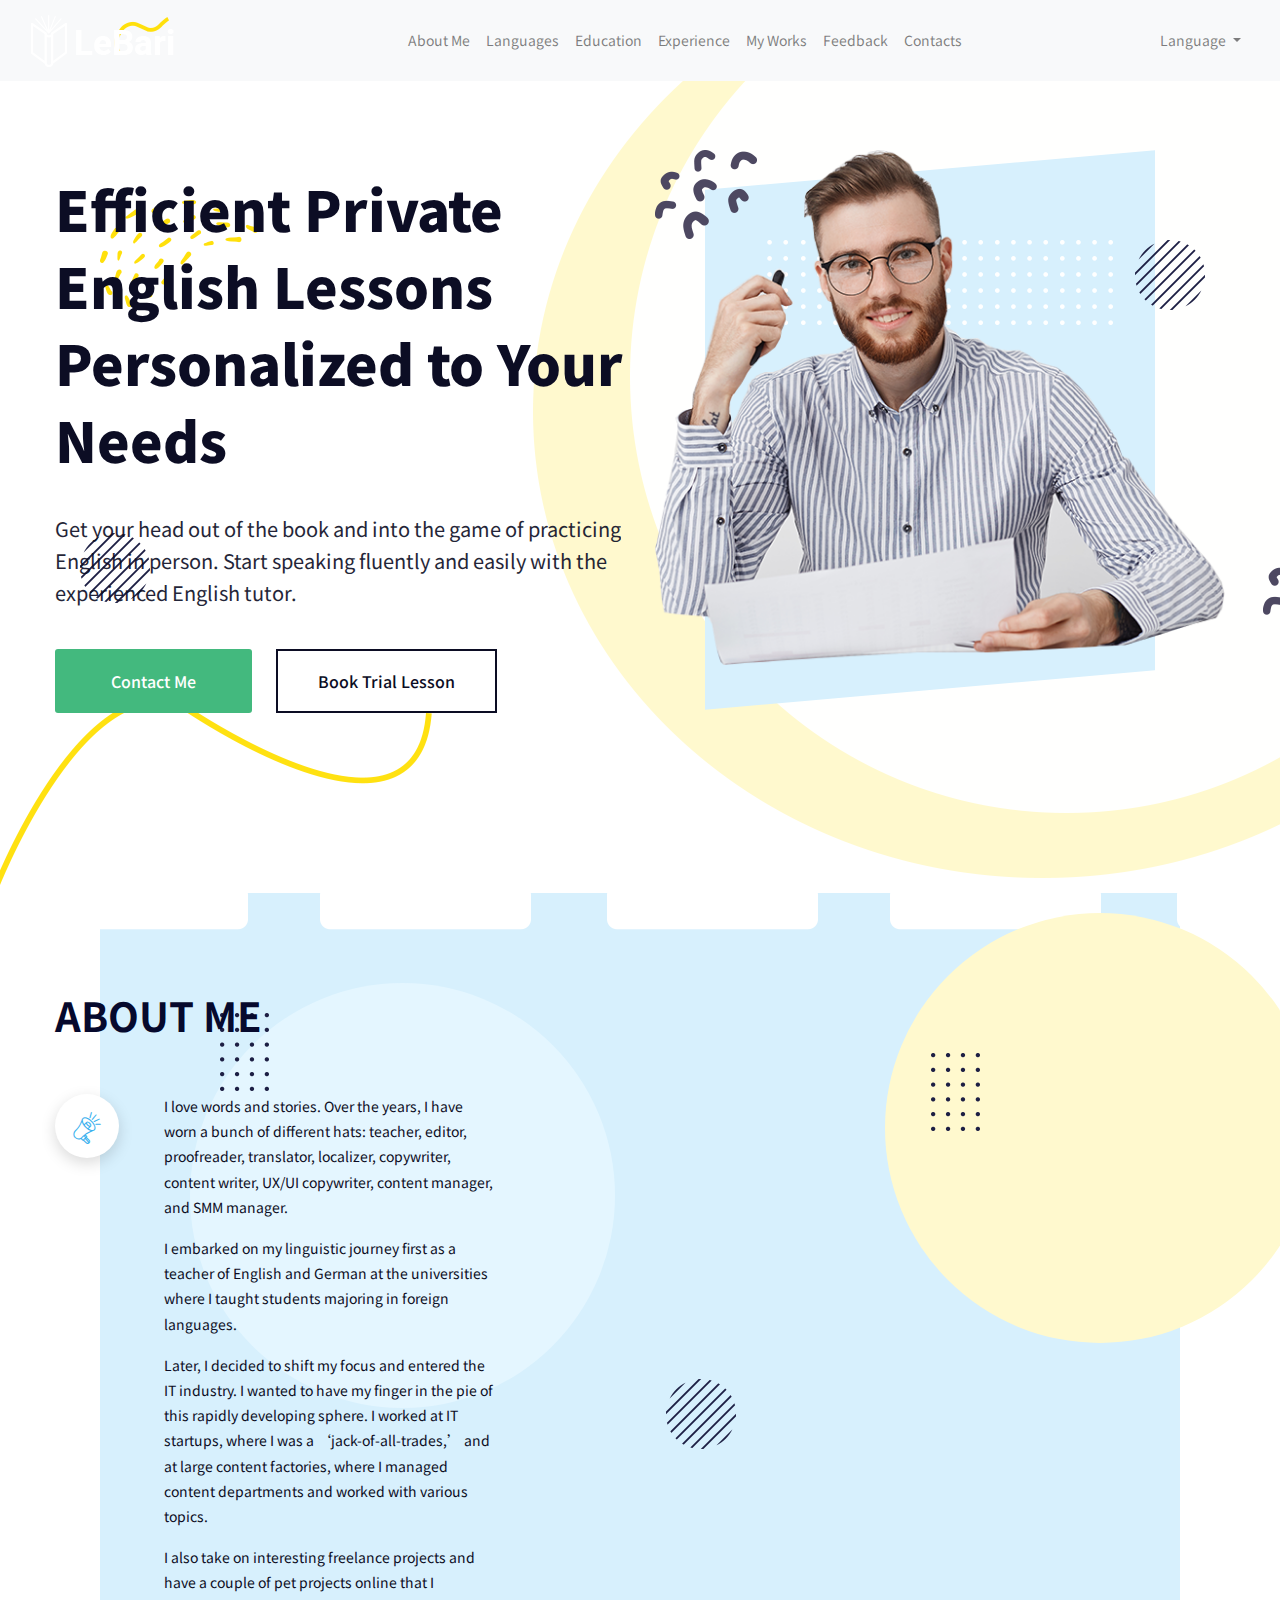
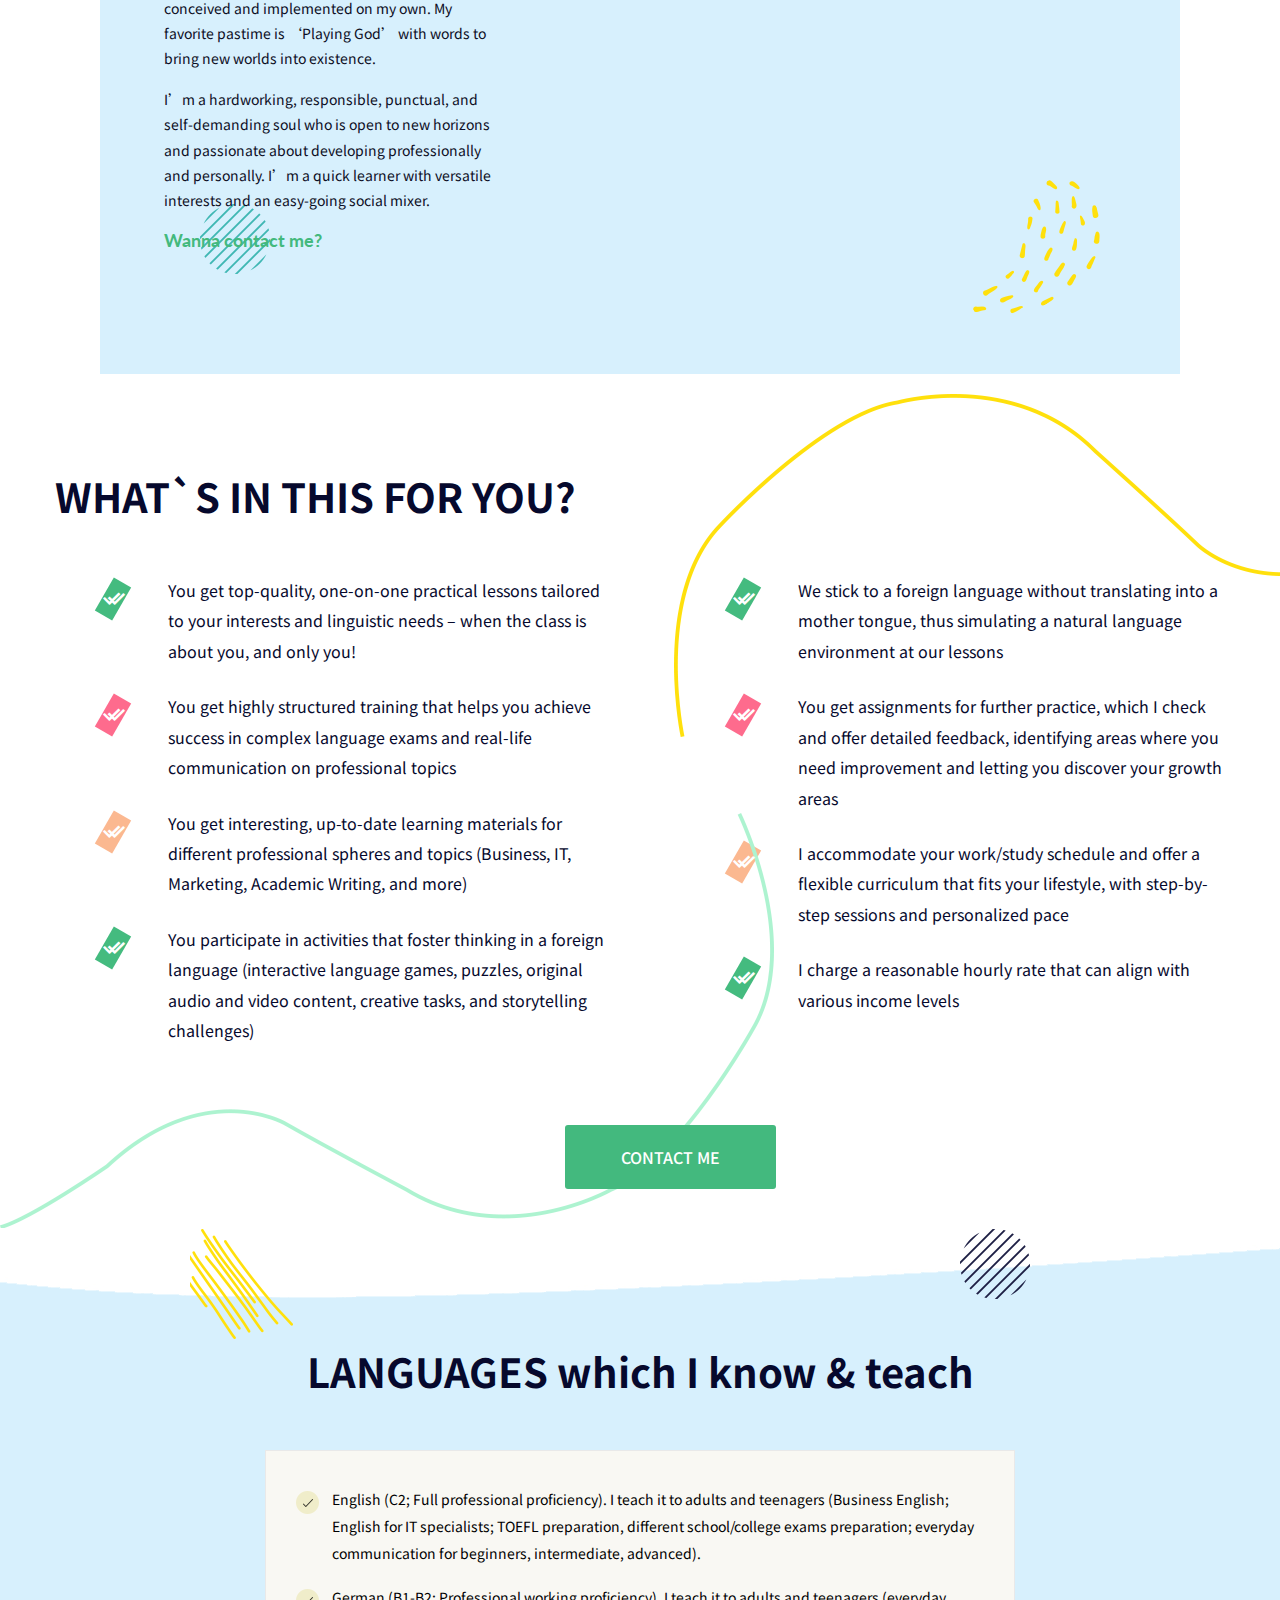
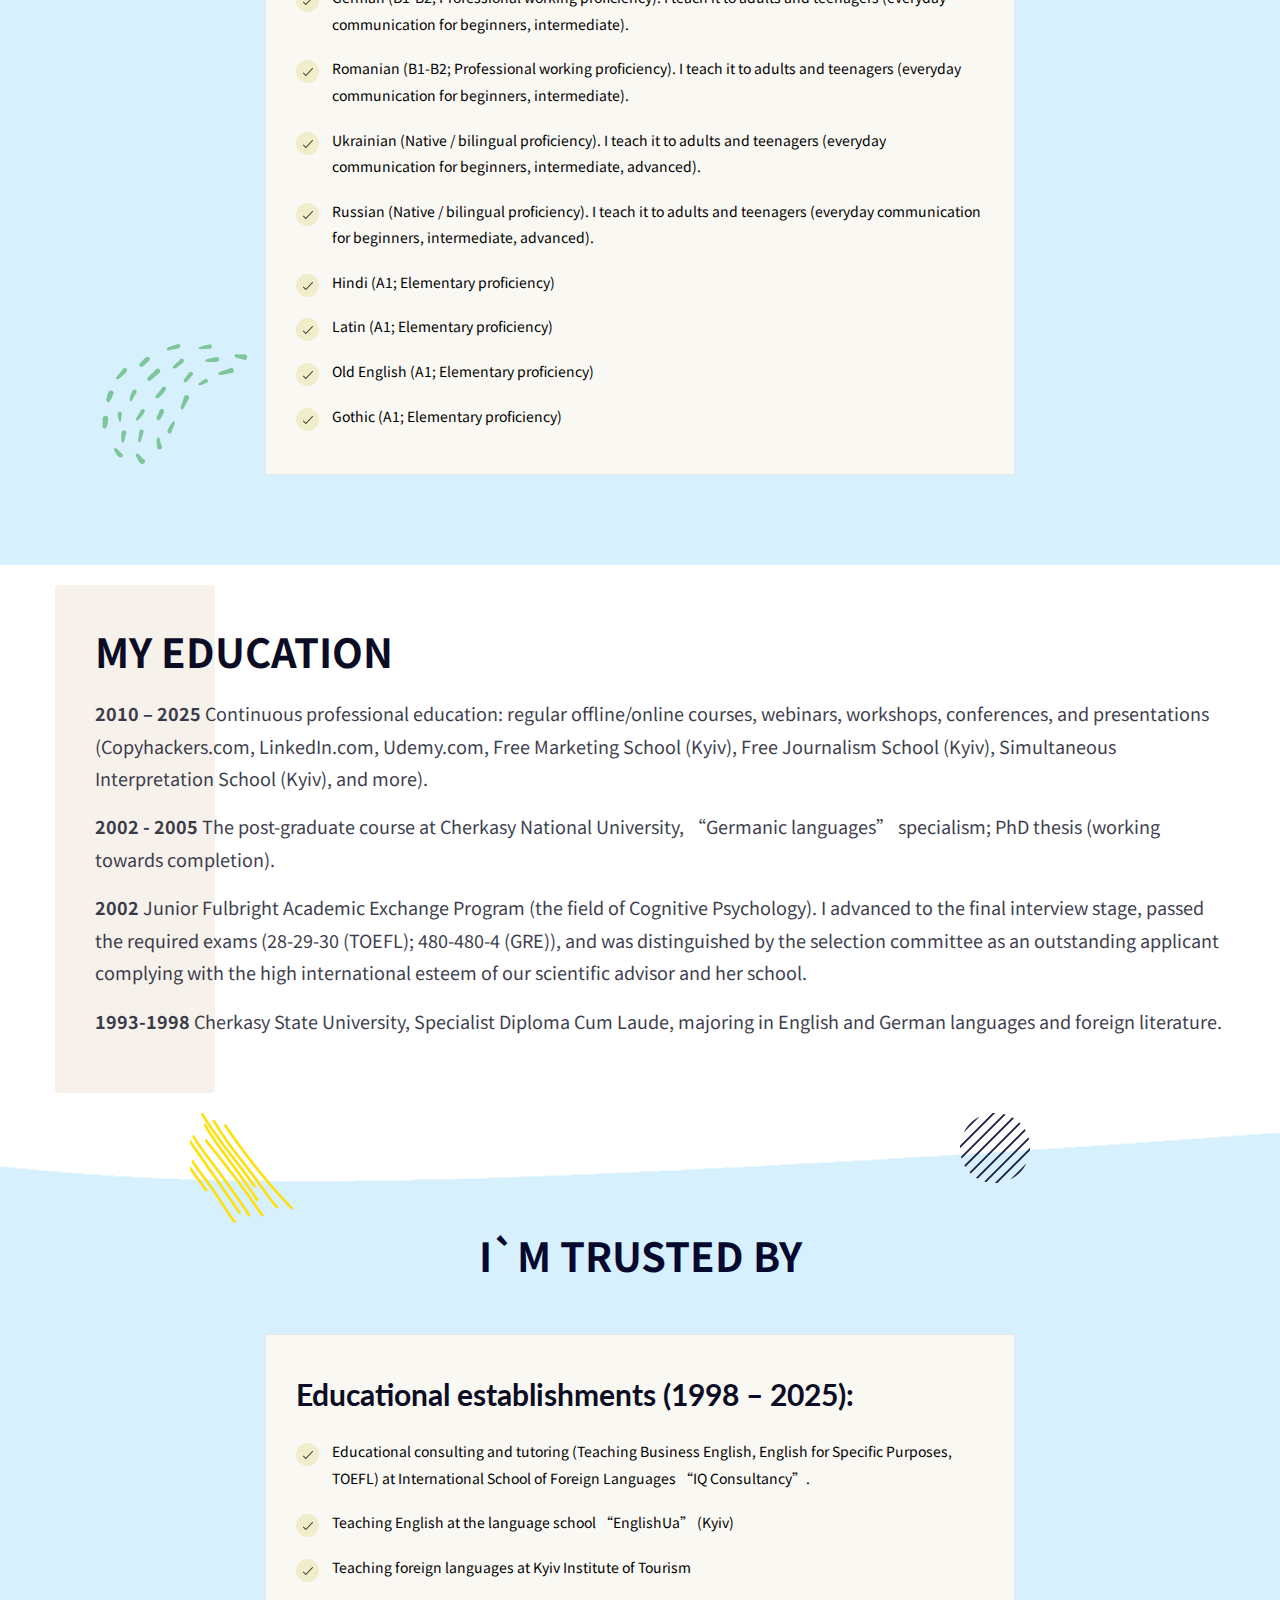
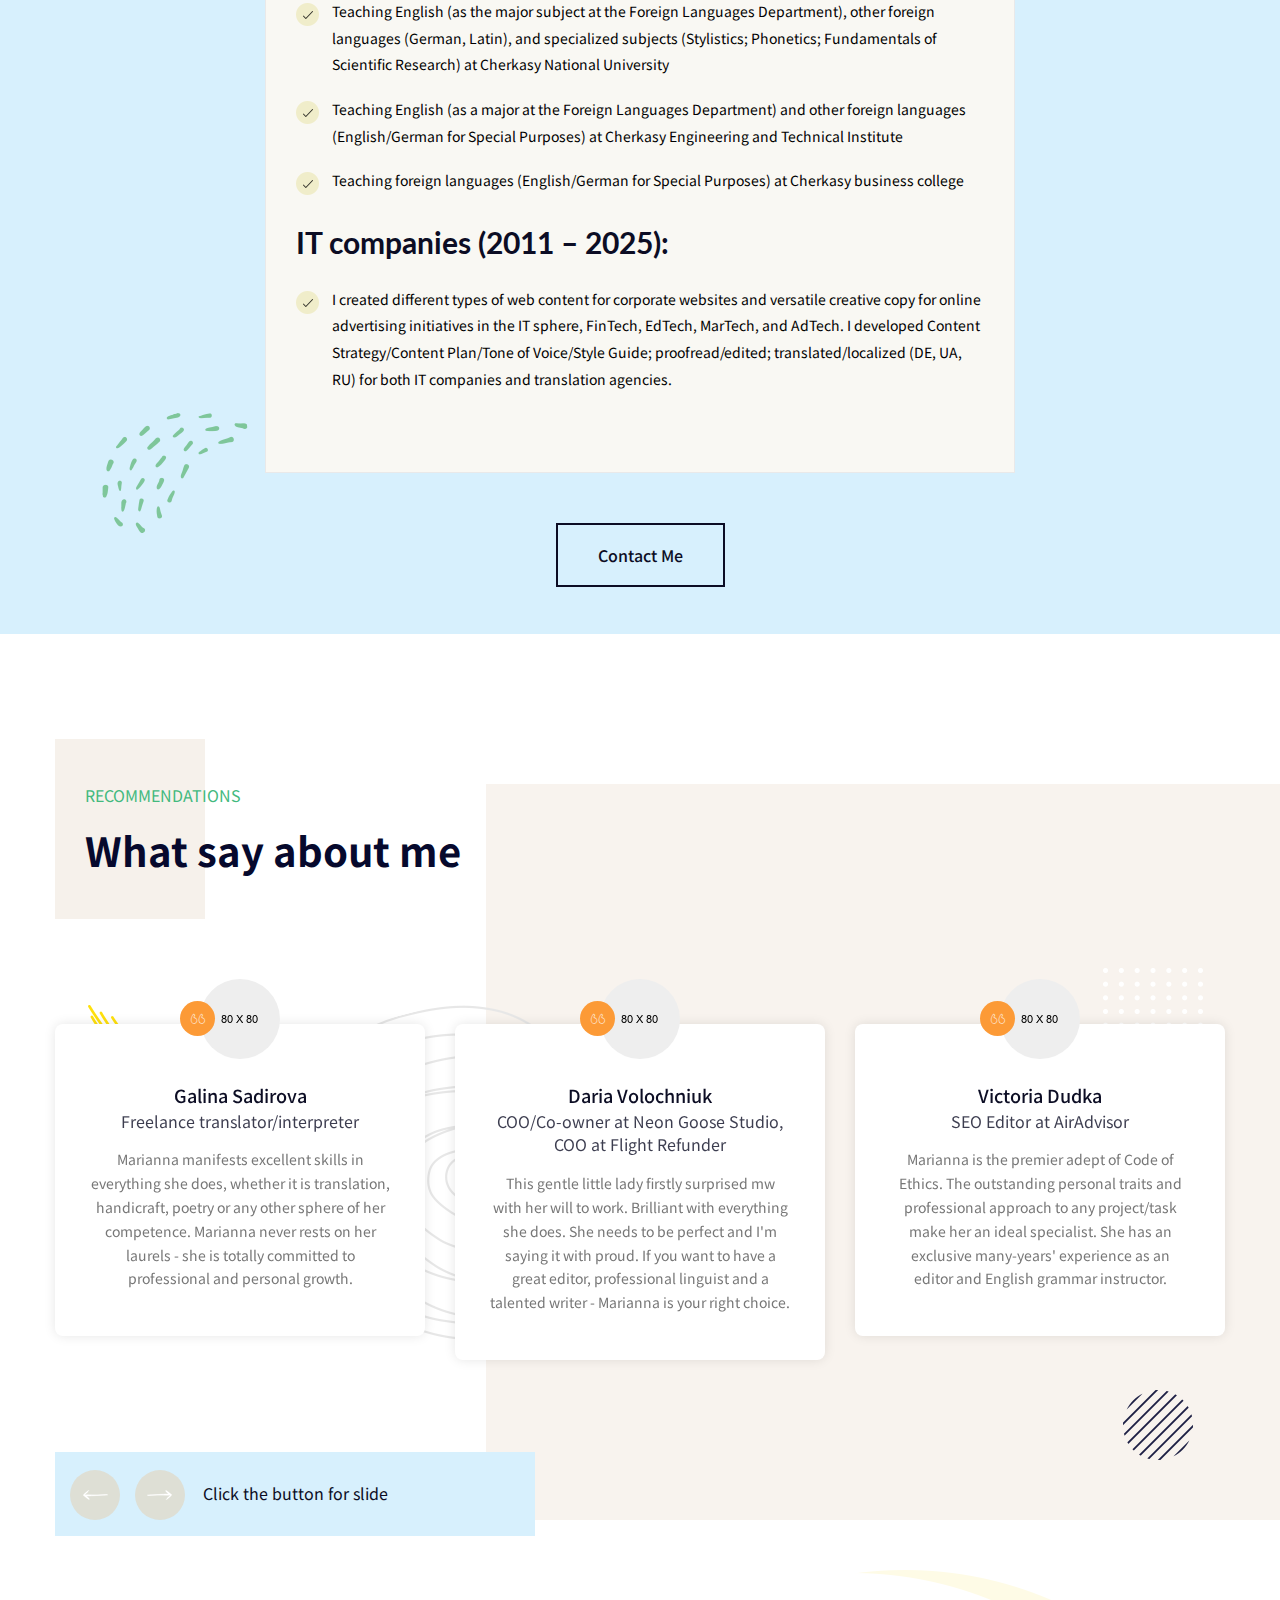
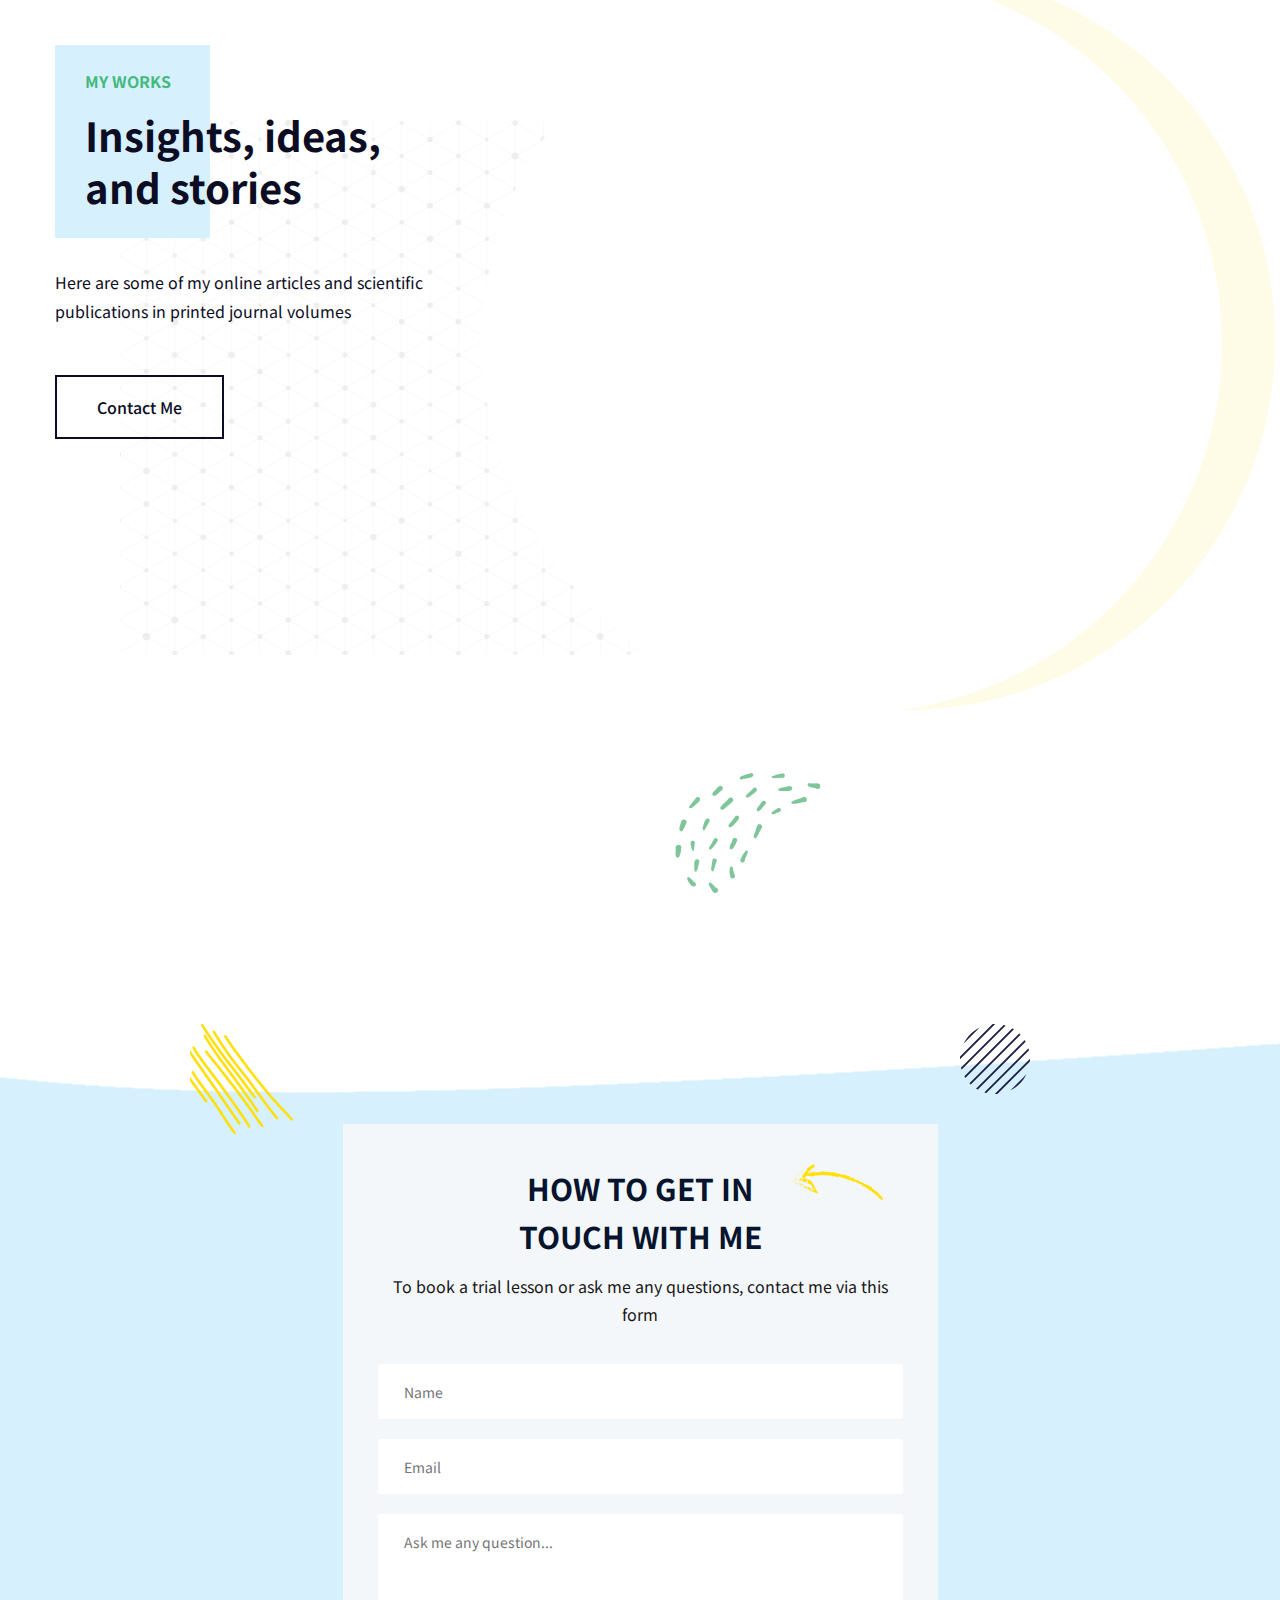
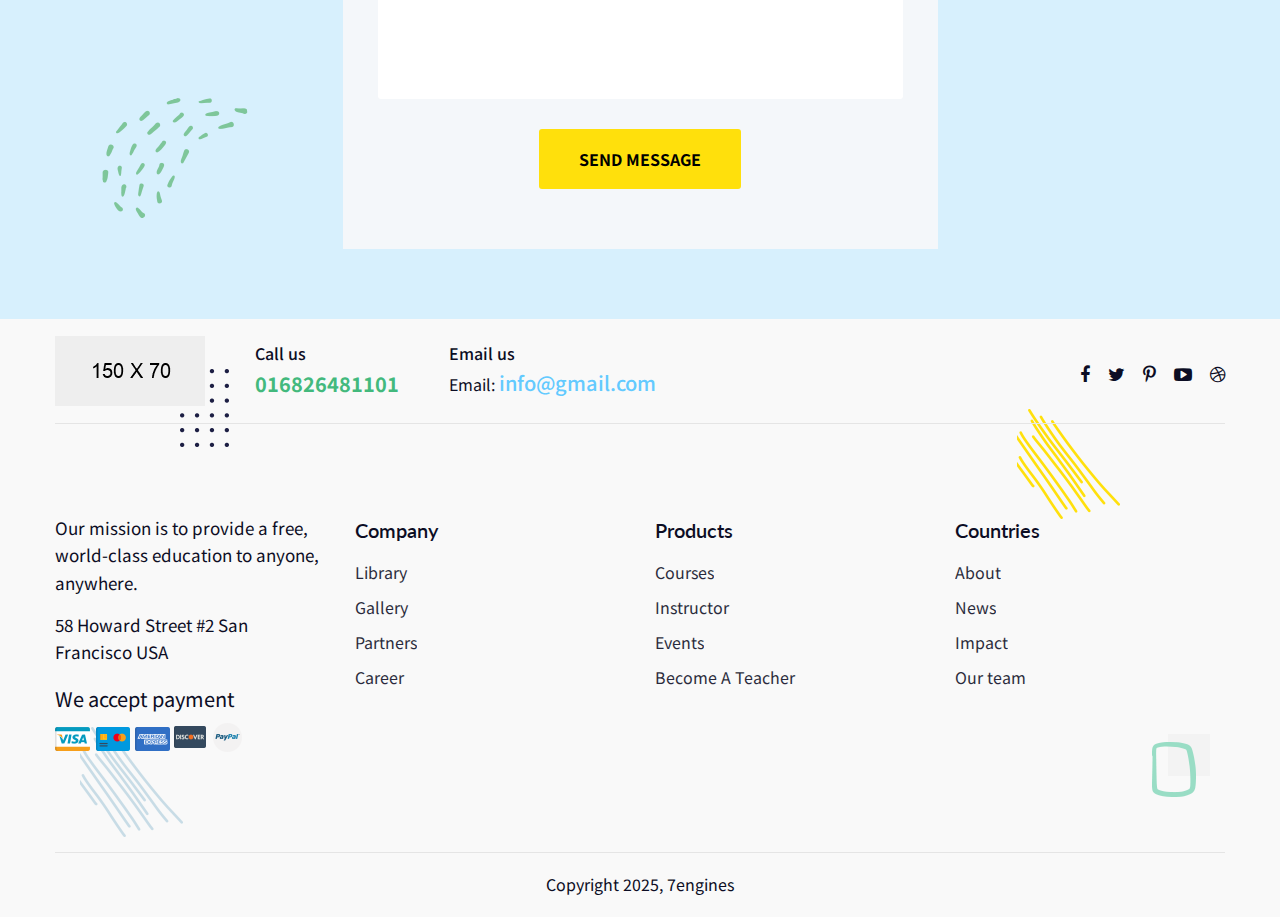
<file: index-3.html>
<!DOCTYPE html>
<html>

<head>
	<meta charset="utf-8">
	<title>LeBari HTML Template | Homepage 03</title>

	<!-- Stylesheets -->
	<link href="css/bootstrap.css" rel="stylesheet">
	<link href="css/style.css" rel="stylesheet">
	<link href="css/responsive.css" rel="stylesheet">

	<link
		href="https://fonts.googleapis.com/css2?family=Lato:wght@100;300;400;700;900&family=Montserrat:wght@100;200;300;400;500;600;700;800;900&family=Noto+Sans+TC:wght@400;500;700;900&display=swap"
		rel="stylesheet">

	<link rel="shortcut icon" href="images/favicon.png" type="image/x-icon">
	<link rel="icon" href="images/favicon.png" type="image/x-icon">

	<!-- Responsive -->
	<meta http-equiv="X-UA-Compatible" content="IE=edge">
	<meta name="viewport" content="width=device-width, initial-scale=1.0, maximum-scale=1.0, user-scalable=0">

	<!--[if lt IE 9]><script src="https://cdnjs.cloudflare.com/ajax/libs/html5shiv/3.7.3/html5shiv.js"></script><![endif]-->
	<!--[if lt IE 9]><script src="js/respond.js"></script><![endif]-->

</head>

<body>

	<div class="page-wrapper">

		<!-- Preloader -->
		<div class="preloader"></div>

		<!-- Main Header -->
		<header class="main-header header-style-three">
			<nav class="navbar navbar-expand-lg navbar-light bg-light">
				<div class="container-fluid">
					<!-- Logo -->
					<a class="navbar-brand" href="index.html">
						<img src="images/logo-2.png" alt="Logo" class="logo-img">
					</a>

					<!-- Mobile Toggler -->
					<button class="navbar-toggler" type="button" data-toggle="collapse" data-target="#navbarNav"
						aria-controls="navbarNav" aria-expanded="false" aria-label="Toggle navigation">
						<span class="navbar-toggler-icon"></span>
					</button>

					<div class="collapse navbar-collapse" id="navbarNav">
						<!-- Main Menu -->
						<ul class="navbar-nav mx-auto">
							<li class="nav-item"><a class="nav-link" href="#about-me">About Me</a></li>
							<li class="nav-item"><a class="nav-link" href="#languages">Languages</a></li>
							<li class="nav-item"><a class="nav-link" href="#education">Education</a></li>
							<li class="nav-item"><a class="nav-link" href="#experience">Experience</a></li>
							<li class="nav-item"><a class="nav-link" href="#my-works">My Works</a></li>
							<li class="nav-item"><a class="nav-link" href="#feedback">Feedback</a></li>
							<li class="nav-item"><a class="nav-link" href="#contact-form-2">Contacts</a></li>
						</ul>

						<!-- Language Dropdown -->
						<ul class="navbar-nav">
							<li class="nav-item dropdown">
								<a class="nav-link dropdown-toggle" href="#" id="languageDropdown" role="button"
									data-toggle="dropdown" aria-haspopup="true" aria-expanded="false">
									Language
								</a>
								<div class="dropdown-menu dropdown-menu-right" aria-labelledby="languageDropdown">
									<a class="dropdown-item" href="#">Eng</a>
									<a class="dropdown-item" href="#">Ua</a>
								</div>
							</li>
						</ul>
					</div>
				</div>
			</nav>

			<!-- Mobile Menu -->
			<div class="mobile-menu">
				<div class="menu-backdrop"></div>
				<div class="close-btn"><span class="icon flaticon-multiply"></span></div>
				<nav class="menu-box">
					<div class="nav-logo"><a href="index.html"><img src="images/logo.png" alt="Logo"></a></div>
					<div class="menu-outer">
						<!-- Menu content will be populated via JavaScript -->
					</div>
				</nav>
			</div>
		</header>
		<!-- End Main Header -->

		<!-- Banner Slider Three -->
		<section class="banner-section-four">
			<div class="icon-layer-one" style="background-image:url(images2/icons/icon-11.png)"></div>
			<div class="icon-layer-two" style="background-image:url(images2/icons/icon-3.png)"></div>
			<div class="icon-layer-three" style="background-image:url(images2/background/pattern-8.png)"></div>
			<div class="icon-layer-eight" style="background-image:url(images2/background/pattern-9.png)"></div>
			<div class="auto-container">
				<div class="row clearfix">

					<!-- Content Column -->
					<div class="content-column col-lg-6 cl-md-12 col-sm-12">
						<div class="inner-column">
							<h1>Efficient Private English Lessons <br> Personalized to Your Needs</h1>
							<div class="text">Get your head out of the book and into the game of practicing English in
								person.
								Start speaking fluently and easily with the experienced English tutor.</div>
							<a class="theme-btn btn-style-six mr-4" href="#contact-form-2"><span class="txt">Contact
									me</span></a>
							<a href="#contact-form-2" class="theme-btn btn-style-seven"><span class="txt">Book trial
									lesson</span></a>
							<style>
								html {
									scroll-behavior: smooth;
								}
							</style>
						</div>
					</div>

					<!-- Image Column -->
					<div class="image-column col-lg-6 cl-md-12 col-sm-12">
						<div class="inner-column">
							<div class="color-layer"></div>
							<div class="icon-layer-four" style="background-image:url(images2/background/pattern-7.png)">
							</div>
							<div class="icon-layer-five" style="background-image:url(images2/icons/icon-12.png)"></div>
							<div class="icon-layer-six" style="background-image:url(images2/icons/icon-3.png)"></div>
							<div class="icon-layer-seven" style="background-image:url(images2/icons/icon-12.png)"></div>
							<div class="image">
								<img src="images/banner-2.png" alt="" />
							</div>
						</div>
					</div>

				</div>

			</div>
		</section>
		<!-- End Banner Slider Three -->

		<!-- Connection Section -->
		<section class="connection-section" id="about-me">
			<div class="color-one"></div>
			<div class="pattern-layer" style="background-image:url(images2/background/pattern-10.png)"></div>
			<div class="icon-layer-one" style="background-image:url(images2/icons/icon-4.png)"></div>
			<div class="icon-layer-two" style="background-image:url(images2/icons/icon-15.png)"></div>
			<div class="icon-layer-three" style="background-image:url(images2/icons/icon-4.png)"></div>
			<div class="icon-layer-four" style="background-image:url(images2/icons/pattern-10.png)"></div>
			<div class="icon-layer-five" style="background-image:url(images2/icons/icon-3.png)"></div>
			<div class="left-color-layer"></div>
			<div class="right-color-layer"></div>
			<div class="auto-container">
				<div class="row clearfix">

					<!-- Content Column -->
					<div class="content-column col-lg-8 col-md-12 col-sm-12">
						<div class="inner-column">
							<div class="sec-title">
								<h2>ABOUT ME</h2>
								<div class="text">

								</div>
							</div>
							<div class="row clearfix">

								<!-- Feature Block Three -->
								<div class="feature-block-three col-xl-6 col-lg-10 col-md-12 col-sm-12">
									<div class="inner-box">
										<div class="icon-box">
											<span class="icon flaticon-bullhorn"></span>
										</div>
										<div class="text pl-4 pr-12">
											<p>
												I love words and stories. Over the years, I have
												worn a
												bunch
												of different hats: teacher, editor,
												proofreader, translator, localizer, copywriter, content writer, UX/UI
												copywriter, content manager,
												and SMM manager.
											</p>
											<p>
												I embarked on my linguistic journey first as a teacher of English and
												German
												at the universities
												where I taught students majoring in foreign languages.
											</p>
											<p>
												Later, I decided to shift my focus and entered the IT industry. I wanted
												to
												have my finger in the
												pie of this rapidly developing sphere. I worked at IT startups, where I
												was
												a ‘jack-of-all-trades,’
												and at large content factories, where I managed content departments and
												worked with various
												topics.
											</p>
											<p>
												I also take on interesting freelance projects and have a couple of pet
												projects online that I
												conceived and implemented on my own. My favorite pastime is ‘Playing
												God’
												with words to
												bring new worlds into existence.
											</p>
											<p>
												I’m a hardworking, responsible, punctual, and self-demanding soul who is
												open to new horizons
												and passionate about developing professionally and personally. I’m a
												quick
												learner with versatile
												interests and an easy-going social mixer.
											</p>
										</div>
										<a href="#contact-form-2" class="link ml-4">Wanna contact me?</a>
									</div>
								</div>

								<!-- Feature Block Three -->
								<!-- <div class="feature-block-three col-xl-6 col-lg-8 col-md-12 col-sm-12">
									<div class="inner-outer">
										<div class="inner-box">
											<div class="icon-box">
												<span class="icon flaticon-mortarboard"></span>
											</div>
											<h4><a href="courses-single.html">Can I have online counselling?</a></h4>
											<div class="text">Many therapists offer counselling online or by telephone,
												check their profile to learn more or use our online and telephone
												search.</div>
											<a href="courses-single.html" class="link">Find an online therapist</a>
										</div>
									</div>
								</div> -->

								<!-- Feature Block Three -->
								<!-- <div class="feature-block-three col-xl-6 col-lg-12 col-md-12 col-sm-12">
									<div class="inner-box">
										<div class="icon-box">
											<span class="icon flaticon-bar-chart"></span>
										</div>
										<h4><a href="courses-single.html">Finding the right counsellor</a></h4>
										<div class="text">Deciding you’re ready to see a counsellor is a big step. Let
											us guide you through the process of finding the right counsellor for you.
										</div>
										<a href="courses-single.html" class="link">How to find a counsellor</a>
									</div>
								</div> -->

							</div>
						</div>
					</div>
					<!-- Video Column -->
					<div class="video-column col-lg-4 col-md-12 col-sm-12">
						<div class="inner-column">
							<div class="color-two"></div>
							<!-- Video Box -->
							<div class="video-boxed-two wow fadeInRight" data-wow-delay="0ms"
								data-wow-duration="1500ms">
								<figure class="video-image">
									<img src="images2/resource/video-image-1.jpg" alt="">
								</figure>
								<a href="https://www.youtube.com/watch?v=kxPCFljwJws"
									class="lightbox-image overlay-box"><span class="flaticon-play-arrow"><i
											class="ripple"></i></span></a>
								<i class="time">5.20 m</i>
							</div>
						</div>
					</div>

				</div>
			</div>
		</section>
		<!-- End Connection Section -->

		<!-- Benefit Section -->
		<section class="benefit-section">
			<div class="background-layer-one" style="background-image:url(images/background/pattern-5.png)"></div>
			<div class="background-layer-two" style="background-image:url(images/background/pattern-6.png)"></div>
			<div class="auto-container">
				<div class="row clearfix">
					<!-- Content Column -->
					<div class="content-column col-lg-12 col-md-12 col-sm-12">
						<div class="inner-column">
							<div class="sec-title">
								<h2>WHAT`S IN THIS FOR YOU? </h2>
							</div>
							<div class="row clearfix">
								<div class="content-column col-lg-6 col-md-12 col-sm-12">
									<div class="inner-column px-4 mx-4">
										<ul class="list-style-one">
											<li>
												<span class="icon flaticon-double-check"></span>
												You get top-quality, one-on-one practical lessons tailored to your
												interests and linguistic
												needs – when the class is about you, and only you!
											</li>
											<li><span class="icon flaticon-double-check"></span>
												You get highly structured training that helps you achieve success in
												complex language
												exams and real-life communication on professional topics
											</li>
											<li><span class="icon flaticon-double-check"></span>
												You get interesting, up-to-date learning materials for different
												professional spheres and
												topics (Business, IT, Marketing, Academic Writing, and more)
											</li>
											<li><span class="icon flaticon-double-check"></span>
												You participate in activities that foster thinking in a foreign language
												(interactive
												language games, puzzles, original audio and video content, creative
												tasks, and
												storytelling challenges)
											</li>
										</ul>
									</div>
								</div>
								<div class="content-column col-lg-6 col-md-12 col-sm-12">
									<div class="inner-column px-4 mx-4">
										<ul class="list-style-one">
											<li><span class="icon flaticon-double-check"></span>
												We stick to a foreign language without translating into a mother tongue,
												thus simulating a
												natural language environment at our lessons
											</li>
											<li><span class="icon flaticon-double-check"></span>
												You get assignments for further practice, which I check and offer
												detailed feedback,
												identifying areas where you need improvement and letting you discover
												your growth
												areas
											</li>
											<li><span class="icon flaticon-double-check">
												</span>
												I accommodate your work/study schedule and offer a flexible curriculum
												that fits your
												lifestyle, with step-by-step sessions and personalized pace
											</li>
											<li><span class="icon flaticon-double-check"></span>
												I charge a reasonable hourly rate that can align with various income
												levels
											</li>
										</ul>
									</div>
								</div>
							</div>

							<div class="btn-box d-flex justify-content-center">
								<a href="#contact-form-2" class="theme-btn btn-style-six"><span class="txt">Contact
										Me</span></a>
							</div>
						</div>
					</div>

				</div>

				<!-- Lower Text -->
				<!-- <div class="lower-text">
					<p>Lebari is built for people like you. With useful features, your dream and idea can <br> become a
						reality. Lebari helps you to achieve big things!</p>
				</div> -->

			</div>
		</section>
		<!-- End Benefit Section -->

		<!-- Case Study Section -->
		<section class="case-study-section" id="languages">
			<div class="section-curve-layer" style="background-image:url(images2/background/case-curve.png)"></div>
			<div class="icon-layer-one" style="background-image:url(images2/icons/icon-6.png)"></div>
			<div class="icon-layer-two" style="background-image:url(images2/icons/pattern-11.png)"></div>
			<div class="icon-layer-five" style="background-image:url(images2/icons/icon-3.png)"></div>
			<div class="auto-container">
				<section class="course-detail-section">
					<div class="content-column col-lg-8 col-md-12 col-sm-12 mx-auto">
						<div class="inner-column">
							<div class="sec-title text-center">
								<h2>LANGUAGES which I know &amp; teach </h2>
							</div>
							<div class="learn-box">
								<!-- <h5>What you'll learn</h5> -->
								<ul class="learn-list">
									<li>
										English (C2; Full professional proficiency). I teach it to adults and teenagers
										(Business
										English; English for IT specialists; TOEFL preparation, different school/college
										exams
										preparation; everyday communication for beginners, intermediate, advanced).
									</li>
									<li>
										German (B1-B2; Professional working proficiency). I teach it to adults and
										teenagers
										(everyday communication for beginners, intermediate).

									</li>
									<li>
										Romanian (B1-B2; Professional working proficiency). I teach it to adults and
										teenagers
										(everyday communication for beginners, intermediate).

									</li>
									<li>
										Ukrainian (Native / bilingual proficiency). I teach it to adults and teenagers
										(everyday
										communication for beginners, intermediate, advanced).
									</li>
									<li>
										Russian (Native / bilingual proficiency). I teach it to adults and teenagers
										(everyday
										communication for beginners, intermediate, advanced).
									</li>
									<li>
										Hindi (A1; Elementary proficiency)
									</li>
									<li>
										Latin (A1; Elementary proficiency)
									</li>
									<li>
										Old English (A1; Elementary proficiency)
									</li>
									<li>
										Gothic (A1; Elementary proficiency)
									</li>
								</ul>
							</div>
						</div>
					</div>

				</section>

				<!-- Image Column -->
				<!-- <div class="image-column col-lg-7 col-md-12 col-sm-12">
						<div class="inner-column">
							<div class="icon-layer-three" style="background-image:url(images2/icons/icon-12.png)"></div>
							<div class="icon-layer-four" style="background-image:url(images2/icons/icon-3.png)"></div>
							<div class="icon-layer-six" style="background-image:url(images2/icons/icon-2.png)"></div>
							<div class="image titlt" data-tilt data-tilt-max="4">
								<img src="images2/resource/case.png" alt="" />
							</div>
						</div>
					</div> -->
			</div>
		</section>
		<!-- End Case Study Section -->

		<!-- Relationship Title Section -->
		<section class="relationship-title-section" id="education">
			<div class="auto-container">
				<!-- Sec Title -->
				<div class="title-box">
					<div class="section-color-layer"></div>
					<h2>MY EDUCATION</h2>
					<div class="text">
						<p>
							<strong>2010 – 2025</strong> Continuous professional education: regular offline/online
							courses,
							webinars, workshops, conferences, and presentations (Copyhackers.com, LinkedIn.com,
							Udemy.com, Free Marketing School (Kyiv), Free Journalism School (Kyiv), Simultaneous
							Interpretation School (Kyiv), and more).
						</p>
						<p><strong>2002 - 2005</strong> The post-graduate course at Cherkasy National University,
							“Germanic
							languages” specialism; PhD thesis (working towards completion).</p>
						<p><strong>2002</strong> Junior Fulbright Academic Exchange Program (the field of Cognitive
							Psychology). I
							advanced to the final interview stage, passed the required exams (28-29-30 (TOEFL);
							480-480-4
							(GRE)), and was distinguished by the selection committee as an outstanding applicant
							complying
							with the high international esteem of our scientific advisor and her school.</p>
						<p><strong>1993-1998</strong> Cherkasy State University, Specialist Diploma Cum Laude, majoring
							in English
							and German languages and foreign literature.</p>
					</div>
				</div>
			</div>
		</section>
		<!-- End Relationship Title Section -->

		<!-- Case Study Section -->
		<section class="case-study-section" id="experience">
			<div class=" section-curve-layer" style="background-image:url(images2/background/case-curve.png)">
			</div>
			<div class="icon-layer-one" style="background-image:url(images2/icons/icon-6.png)"></div>
			<div class="icon-layer-two" style="background-image:url(images2/icons/pattern-11.png)"></div>
			<div class="icon-layer-five" style="background-image:url(images2/icons/icon-3.png)"></div>
			<div class="auto-container">
				<section class="course-detail-section">
					<div class="content-column col-lg-8 col-md-12 col-sm-12 mx-auto">
						<div class="inner-column">
							<div class="sec-title text-center">
								<h2>I`M TRUSTED BY</h2>
							</div>
							<div class="learn-box">
								<!-- <h5>What you'll learn</h5> -->
								<div class="text">
									<h3>Educational establishments (1998 – 2025):</h3>
									<ul class="learn-list mb-4">
										<li>
											Educational consulting and tutoring (Teaching Business English, English for
											Specific
											Purposes, TOEFL) at International School of Foreign Languages “IQ
											Consultancy”.
										</li>
										<li>
											Teaching English at the language school “EnglishUa” (Kyiv)
										</li>
										<li>
											Teaching foreign languages at Kyiv Institute of Tourism
										</li>
										<li>
											Teaching English (as the major subject at the Foreign Languages Department),
											other
											foreign languages (German, Latin), and specialized subjects (Stylistics;
											Phonetics;
											Fundamentals of Scientific Research) at Cherkasy National University
										</li>
										<li>
											Teaching English (as a major at the Foreign Languages Department) and other
											foreign
											languages (English/German for Special Purposes) at Cherkasy Engineering and
											Technical
											Institute
										</li>
										<li>
											Teaching foreign languages (English/German for Special Purposes) at Cherkasy
											business
											college
										</li>
									</ul>
									<h3>IT companies (2011 – 2025):</h3>
									<ul class="learn-list mb-4">
										<li>
											I created different types of web content for corporate websites and
											versatile
											creative copy for
											online advertising initiatives in the IT sphere, FinTech, EdTech, MarTech,
											and
											AdTech. I
											developed Content Strategy/Content Plan/Tone of Voice/Style Guide;
											proofread/edited;
											translated/localized (DE, UA, RU) for both IT companies and translation
											agencies.
										</li>
									</ul>

								</div>
							</div>
						</div>
						<div class="auto-container text-center">
							<a href="#contact-form-2" class="theme-btn btn-style-seven"><span class="txt">Contact
									me</span></a>
						</div>
					</div>

				</section>

				<!-- Image Column -->
				<!-- <div class="image-column col-lg-7 col-md-12 col-sm-12">
						<div class="inner-column">
							<div class="icon-layer-three" style="background-image:url(images2/icons/icon-12.png)"></div>
							<div class="icon-layer-four" style="background-image:url(images2/icons/icon-3.png)"></div>
							<div class="icon-layer-six" style="background-image:url(images2/icons/icon-2.png)"></div>
							<div class="image titlt" data-tilt data-tilt-max="4">
								<img src="images2/resource/case.png" alt="" />
							</div>
						</div>
					</div> -->
			</div>
		</section>
		<!-- End Case Study Section -->

		<!-- Testimonial Section Three -->
		<section class="testimonial-section-three" id="feedback">
			<div class="color-layer"></div>
			<div class="icon-layer-one" style="background-image:url(images2/icons/icon-6.png)"></div>
			<div class="icon-layer-two" style="background-image:url(images2/icons/icon-7.png)"></div>
			<div class="icon-layer-three" style="background-image:url(images2/icons/icon-3.png)"></div>
			<div class="icon-layer-four" style="background-image:url(images2/icons/pattern-4.png)"></div>
			<div class="auto-container">
				<!-- Sec Title -->
				<div class="sec-title">
					<div class="section-color-layer"></div>
					<div class="title">RECOMMENDATIONS</div>
					<h2>What say about me</h2>
				</div>
				<div class="testimonial-carousel-three owl-carousel owl-theme">

					<!-- Testimonial Block Three -->
					<div class="testimonial-block-three">
						<div class="inner-box">
							<div class="image-outer">
								<div class="image">
									<img src="images2/resource/author-1.jpg" alt="" />
								</div>
								<div class="quote flaticon-left-quote"></div>
							</div>
							<h6>Galina Sadirova</h6>
							<div class="designation">Freelance translator/interpreter</div>
							<div class="text">
								Marianna manifests excellent skills in everything she does, whether it is translation,
								handicraft,
								poetry or any other sphere of her competence. Marianna never rests on her laurels - she
								is totally
								committed to professional and personal growth.
							</div>
						</div>
					</div>

					<!-- Testimonial Block Three -->
					<div class="testimonial-block-three">
						<div class="inner-box">
							<div class="image-outer">
								<div class="image">
									<img src="images2/resource/author-2.jpg" alt="" />
								</div>
								<div class="quote flaticon-left-quote"></div>
							</div>
							<h6>Daria Volochniuk</h6>
							<div class="designation">COO/Co-owner at Neon Goose Studio, COO at Flight
								Refunder</div>
							<div class="text">
								This gentle little lady firstly surprised mw with her will to work. Brilliant with
								everything she
								does. She needs to be perfect and I&#39;m saying it with proud. If you want to have a
								great editor,
								professional linguist and a talented writer - Marianna is your right choice.
							</div>
						</div>
					</div>

					<!-- Testimonial Block Three -->
					<div class="testimonial-block-three">
						<div class="inner-box">
							<div class="image-outer">
								<div class="image">
									<img src="images2/resource/author-3.jpg" alt="" />
								</div>
								<div class="quote flaticon-left-quote"></div>
							</div>
							<h6>Victoria Dudka</h6>
							<div class="designation">SEO Editor at AirAdvisor</div>
							<div class="text">Marianna is the premier adept of Code of Ethics. The outstanding personal
								traits and professional
								approach to any project/task make her an ideal specialist. She has an exclusive
								many-years&#39;
								experience as an editor and English grammar instructor.</div>
						</div>
					</div>

					<!-- Testimonial Block Three -->
					<div class="testimonial-block-three">
						<div class="inner-box">
							<div class="image-outer">
								<div class="image">
									<img src="images2/resource/author-1.jpg" alt="" />
								</div>
								<div class="quote flaticon-left-quote"></div>
							</div>
							<h6>Max Bondarenko</h6>
							<div class="designation">CMO at Spendbase</div>
							<div class="text">
								I have really enjoyed working with Marianna on the content marketing side and she has
								been
								always delivering best-in-class results. Both hard skills and soft skills are right on
								top!
							</div>
						</div>
					</div>

					<!-- Testimonial Block Three -->
					<div class="testimonial-block-three">
						<div class="inner-box">
							<div class="image-outer">
								<div class="image">
									<img src="images2/resource/author-2.jpg" alt="" />
								</div>
								<div class="quote flaticon-left-quote"></div>
							</div>
							<h6>Viktoriia Zosim</h6>
							<div class="designation">CEO &amp; Co-Founder at STRUKTURA</div>
							<div class="text">
								Marianna is one of the brightest and pleasant people I have ever worked with! She is a
								real
								specialist in content writing and content management, everything is always done easily,
								quickly
								and on the highest level.
							</div>
						</div>
					</div>

					<!-- Testimonial Block Three -->
					<div class="testimonial-block-three">
						<div class="inner-box">
							<div class="image-outer">
								<div class="image">
									<img src="images2/resource/author-3.jpg" alt="" />
								</div>
								<div class="quote flaticon-left-quote"></div>
							</div>
							<h6>Nataliya Zub</h6>
							<div class="designation">Executive Manager, Independent Director, Digital Transformation
								Leader, Board Advisor, Consultant, Mentor</div>
							<div class="text">It’s always enjoyable to work alongside great experts and Marianna is one
								of them. She is hard-
								working and responsible and always inspires me with her passion, knowledge and positive
								attitude.</div>
						</div>
					</div>

				</div>
				<div class="lower-text">Click the button for slide</div>
			</div>
		</section>
		<!-- End Testimonial Section Three -->

		<!-- News Section Two -->
		<section class="news-section-two" id="my-works">
			<div class="icon-layer-one" style="background-image:url(images2/icons/icon-8.png)"></div>
			<div class="icon-layer-two" style="background-image:url(images2/background/pattern-11.png)"></div>
			<div class="auto-container">
				<div class="row clearfix">

					<!-- Title Column -->
					<div class="title-column col-lg-4 col-md-12 col-sm-12">
						<div class="inner-column">
							<!-- Title Box -->
							<div class="title-box">
								<div class="section-color-layer"></div>
								<div class="title">MY WORKS</div>
								<h2>Insights, ideas, <br> and stories</h2>
							</div>
							<div class="text">Here are some of my online articles and scientific publications in printed
								journal volumes</div>
							<a href="#contact-form-2" class="theme-btn btn-style-seven"><span class="txt">Contact
									me</span></a>
						</div>
					</div>

					<!-- Blocks Column -->
					<div class="blocks-column col-lg-8 col-md-12 col-sm-12">
						<div class="inner-column">
							<div class="icon-layer-three" style="background-image:url(images2/icons/pattern-11.png)">
							</div>
							<div class="icon-layer-four"
								style="background-image:url(images2/background/pattern-12.png)">
							</div>
							<div class="row clearfix">
								<!-- Column -->
								<div class="column col-lg-6 col-md-6 col-sm-12">
									<!-- News Block Four -->
									<div class="news-block-four">
										<div class="inner-box wow fadeInUp" data-wow-delay="0ms"
											data-wow-duration="1500ms">
											<h5><a href="news-detail.html">How do You Know if You Married the Right
													Person?</a></h5>
											<div class="text">During one of my seminars, a woman asked me a question.
												She said, “How do I know if I married the right person?”I noticed that
												there was a large man sitting next to her so I said, </div>
											<a href="news-detail.html" class="arrow"><img
													src="images2/icons/arrow-1.png" alt="" />&ensp; Read More</a>
										</div>
									</div>
									<div class="news-block-four">
										<div class="inner-box wow fadeInUp" data-wow-delay="0ms"
											data-wow-duration="1500ms">
											<h5><a href="news-detail.html">How do You Know if You Married the Right
													Person?</a></h5>
											<div class="text">During one of my seminars, a woman asked me a question.
												She said, “How do I know if I married the right person?”I noticed that
												there was a large man sitting next to her so I said, </div>
											<a href="news-detail.html" class="arrow"><img
													src="images2/icons/arrow-1.png" alt="" />&ensp; Read More</a>
										</div>
									</div>
								</div>
								<!-- Column -->
								<div class="column col-lg-6 col-md-6 col-sm-12">
									<!-- News Block Four -->
									<div class="news-block-four">
										<div class="inner-box wow fadeInUp" data-wow-delay="150ms"
											data-wow-duration="1500ms">
											<h5><a href="news-detail.html">Different Types of False Eyelashes <br> Which
													is Right for You?</a></h5>
											<div class="text">Demonstrate your new skills by sharing your Course
												Certificate, Professional Certificate, MasterTrack Certificate, or
												diploma with</div>
											<a href="news-detail.html" class="arrow"><img
													src="images2/icons/arrow-1.png" alt="" />&ensp; Read More</a>
										</div>
									</div>
									<div class="news-block-four">
										<div class="inner-box wow fadeInUp" data-wow-delay="150ms"
											data-wow-duration="1500ms">
											<h5><a href="news-detail.html">Different Types of False Eyelashes <br> Which
													is Right for You?</a></h5>
											<div class="text">Demonstrate your new skills by sharing your Course
												Certificate, Professional Certificate, MasterTrack Certificate, or
												diploma with</div>
											<a href="news-detail.html" class="arrow"><img
													src="images2/icons/arrow-1.png" alt="" />&ensp; Read More</a>
										</div>
									</div>
									<!-- News Block Four -->
									<div class="news-block-four">
										<div class="inner-box wow fadeInUp" data-wow-delay="300ms"
											data-wow-duration="1500ms">
											<h5><a href="news-detail.html">Coursera Comes Together with <br> Disney and
													Pixar</a></h5>
											<div class="text">Employees accustomed to working in an office with
												co-workers, socializing in and out of working hours</div>
											<a href="news-detail.html" class="arrow"><img
													src="images2/icons/arrow-1.png" alt="" />&ensp; Read More</a>
										</div>
									</div>
								</div>

							</div>
						</div>
					</div>

				</div>
			</div>
		</section>
		<!-- End News Section Two -->


		<!-- Case Study Section -->
		<section class="case-study-section contact-page-section" id="contact-form-2">
			<div class=" section-curve-layer" style="background-image:url(images2/background/case-curve.png)">
			</div>
			<div class="icon-layer-one" style="background-image:url(images2/icons/icon-6.png)"></div>
			<div class="icon-layer-two" style="background-image:url(images2/icons/pattern-11.png)"></div>
			<div class="icon-layer-five" style="background-image:url(images2/icons/icon-3.png)"></div>
			<div class="auto-container">
				<section class="course-detail-section">
					<div class="content-column col-lg-8 col-md-12 col-sm-12 mx-auto">
						<div class="form-column col-lg-10 col-md-12 col-sm-12 mx-auto">
							<div class="inner-column">
								<div class="circle-layer"></div>
								<div class="pattern-layer-one" style="background-image: url(images/icons/icon-7.png)">
								</div>
								<div class="pattern-layer-two" style="background-image: url(images/icons/icon-9.png)">
								</div>
								<h2>HOW TO GET IN<br> TOUCH WITH ME</h2>
								<div class="text">To book a trial lesson or ask me any questions, contact me via
									this form</div>

								<!-- Contact Form -->
								<div class="contact-form">
									<form method="post" action="sendemail.php">

										<div class="form-group">
											<input type="text" name="username" placeholder="Name" required="">
										</div>

										<div class="form-group">
											<input type="email" name="email" placeholder="Email" required="">
										</div>

										<!-- <div class="form-group">
									<input type="text" name="phone" placeholder="Phone" required="">
								</div> -->

										<div class="form-group">
											<textarea class="" name="message"
												placeholder="Ask me any question..."></textarea>
										</div>

										<div class="form-group text-center">
											<button class="theme-btn btn-style-five" type="submit"
												name="submit-form">Send
												Message</button>
										</div>

									</form>
								</div>

							</div>

						</div>
					</div>

				</section>
			</div>
		</section>
		<!-- End Case Study Section -->





		<!-- Contact Page Section -->
		<!-- <section class="contact-page-section" id="contact-form-2">
			<div class="pattern-layer-three" style="background-image: url(images/icons/icon-8.png)"></div>
			<div class="auto-container "> -->
		<!-- Form Column -->
		<!-- <div class="form-column col-lg-6 col-md-12 col-sm-12 mx-auto">
					<div class="inner-column">
						<div class="circle-layer"></div>
						<div class="pattern-layer-one" style="background-image: url(images/icons/icon-7.png)"></div>
						<div class="pattern-layer-two" style="background-image: url(images/icons/icon-9.png)"></div>
						<h2>HOW TO GET IN<br> TOUCH WITH ME</h2>
						<div class="text">To book a trial lesson or ask me any questions, contact me via this form</div> -->

		<!-- Contact Form -->
		<!-- <div class="contact-form">
							<form method="post" action="sendemail.php">

								<div class="form-group">
									<input type="text" name="username" placeholder="Name" required="">
								</div>

								<div class="form-group">
									<input type="email" name="email" placeholder="Email" required="">
								</div> -->

		<!-- <div class="form-group">
									<input type="text" name="phone" placeholder="Phone" required="">
								</div> -->

		<!-- <div class="form-group">
									<textarea class="" name="message" placeholder="Ask me any question..."></textarea>
								</div>

								<div class="form-group text-center">
									<button class="theme-btn btn-style-five" type="submit" name="submit-form">Send
										Message</button>
								</div>

							</form>
						</div>

					</div>

				</div>

			</div>
	</div>
	</section> -->
		<!-- End Contact Page Section -->




		<!-- Footer Style Two -->
		<footer class="footer-style-two">
			<div class="pattern-layer-four" style="background-image: url(images2/icons/icon-10.png)"></div>
			<div class="pattern-layer-five" style="background-image: url(images2/icons/icon-4.png)"></div>
			<div class="pattern-layer-six" style="background-image: url(images2/icons/icon-16.png)"></div>
			<div class="pattern-layer-seven" style="background-image: url(images2/icons/icon-6.png)"></div>
			<div class="auto-container">
				<!-- Upper Box -->
				<div class="upper-box">
					<div class="clearfix">
						<div class="pull-left">
							<div class="logo">
								<a href="index.html"><img src="images2/logo.png" alt="" /></a>
							</div>
							<div class="phone">
								<strong>Call us</strong>
								<a href="mailto:016826481101">016826481101</a>
							</div>
							<div class="email">
								<strong>Email us</strong>
								Email: <a href="mailto:info@gmail.com">info@gmail.com</a>
							</div>
						</div>
						<div class="pull-right">
							<!-- Social Box -->
							<ul class="social-box">
								<li><a href="#" class="fa fa-facebook-f"></a></li>
								<li><a href="#" class="fa fa-twitter"></a></li>
								<li><a href="#" class="fa fa-pinterest-p"></a></li>
								<li><a href="#" class="fa fa-youtube-play"></a></li>
								<li><a href="#" class="fa fa-dribbble"></a></li>
							</ul>
						</div>
					</div>
				</div>
				<!-- End Upper Box -->

				<!-- Widgets Section -->
				<div class="widgets-section">
					<div class="row clearfix">

						<!-- Column -->
						<div class="big-column col-lg-6 col-md-12 col-sm-12">
							<div class="row clearfix">

								<!-- Footer Column -->
								<div class="footer-column col-lg-6 col-md-6 col-sm-12">
									<div class="footer-widget payment-widget">
										<div class="text">Our mission is to provide a free, world-class education to
											anyone, anywhere. <span>58 Howard Street #2 San Francisco USA</span></div>
										<div class="payment">We accept payment</div>
										<div class="cards"><img src="images/icons/cards.png" alt="" /></div>
									</div>
								</div>

								<!-- Footer Column -->
								<div class="footer-column col-lg-6 col-md-6 col-sm-12">
									<div class="footer-widget link-widget">
										<h5>Company</h5>
										<ul class="link-list">
											<li><a href="#">Library</a></li>
											<li><a href="#">Gallery</a></li>
											<li><a href="#">Partners</a></li>
											<li><a href="#">Career</a></li>
										</ul>
									</div>
								</div>

							</div>
						</div>

						<!-- Column -->
						<div class="big-column col-lg-6 col-md-12 col-sm-12">
							<div class="row clearfix">

								<!-- Footer Column -->
								<div class="footer-column col-lg-6 col-md-6 col-sm-12">
									<div class="footer-widget info-widget">
										<h5>Products</h5>
										<ul class="link-list">
											<li><a href="#">Courses</a></li>
											<li><a href="#">Instructor</a></li>
											<li><a href="#">Events</a></li>
											<li><a href="#">Become A Teacher</a></li>
										</ul>
									</div>
								</div>

								<!-- Footer Column -->
								<div class="footer-column col-lg-6 col-md-6 col-sm-12">
									<div class="footer-widget link-widget">
										<h5>Countries</h5>
										<ul class="link-list">
											<li><a href="#">About</a></li>
											<li><a href="#">News</a></li>
											<li><a href="#">Impact</a></li>
											<li><a href="#">Our team</a></li>
										</ul>
									</div>
								</div>

							</div>
						</div>

					</div>
				</div>

				<!-- Footer Bottom -->
				<div class="footer-bottom">
					<div class="copyright">Copyright 2025, 7engines</div>
				</div>

			</div>
		</footer>
		<!-- End Footer Style Two -->

	</div>
	<!--End pagewrapper-->

	<!-- Header Search -->
	<div class="search-popup">
		<button class="close-search style-two"><span class="flaticon-multiply"></span></button>
		<button class="close-search"><span class="flaticon-multiply"></span></button>
		<form method="post" action="blog.html">
			<div class="form-group">
				<input type="search" name="search-field" value="" placeholder="Search Here" required="">
				<button type="submit"><i class="fa fa-search"></i></button>
			</div>
		</form>
	</div>
	<!-- End Header Search -->

	<!-- Scroll To Top -->
	<div class="scroll-to-top scroll-to-target" data-target="html"><span class="fa fa-arrow-up"></span></div>

	<script src="js/jquery.js"></script>
	<script src="js/popper.min.js"></script>
	<script src="js/bootstrap.min.js"></script>
	<script src="js/jquery.mCustomScrollbar.concat.min.js"></script>
	<script src="js/jquery.fancybox.js"></script>
	<script src="js/appear.js"></script>
	<script src="js/nav-tool.js"></script>
	<script src="js/mixitup.js"></script>
	<script src="js/owl.js"></script>
	<script src="js/tilt.jquery.min.js"></script>
	<script src="js/wow.js"></script>
	<script src="js/isotope.js"></script>
	<script src="js/jquery-ui.js"></script>
	<script src="js/script.js"></script>

</body>

</html>
</file>
<file: css/responsive.css>
/* LeBari HTML Template*/

@media only screen and (max-width: 2000px) {

	.header-style-two .main-menu {
		padding-left: 60px;
	}

}

@media only screen and (max-width: 1600px) {

	.main-header .nav-outer {
		padding-left: 30px;
	}

	.main-header .header-upper .outer-container {
		padding: 0px 25px;
	}

	.main-menu .navigation>li {
		margin-right: 20px;
	}

	.header-style-two .main-menu {
		padding-left: 150px;
	}

}

@media only screen and (max-width: 1340px) {

	.page-wrapper {
		overflow: hidden;
	}



}

@media only screen and (max-width: 1140px) {

	.main-header {
		margin: 0px !important;
	}

	.page-wrapper {
		overflow: hidden;
	}

	.main-menu .navigation>li {
		margin-left: 0px;
	}

	.main-header .outer-box .buttons-box .theme-btn {
		font-size: 16px;
	}

	.main-header .outer-box .option-box>li {
		margin-left: 15px;
	}

	.main-slider {
		padding: 0px 0px;
	}

	h1 {
		font-size: 42px;
	}

	.banner-section .slide {
		padding-top: 200px;
	}

	.main-header .header-upper .outer-container {
		padding: 0px 15px;
	}

	.banner-section-two .content-column .inner-column {
		padding-top: 60px;
	}

	.banner-section-three .slide {
		padding: 150px 0px 250px;
	}

	.main-header .outer-box {
		right: 15px;
	}

	.course-block .inner-box .lower-content h4 {
		font-size: 20px;
	}

	.feature-section .image-column .feature-icon,
	.course-block .inner-box .overlay-content-box,
	.course-block-three .inner-box .overlay-content-box,
	.course-block-four .inner-box .overlay-content-box,
	.blog-page-section .pattern-layer-one,
	.contact-page-section .info-column h2 br,
	.contact-banner-section .pattern-layer-one,
	.donate-banner-section .pattern-layer-one,
	.main-header .header-upper .outer-box .search-box {
		display: none;
	}

	.donate-page-section .content-column .inner-column {
		padding-top: 0px;
	}

	.banner-section-two .content-column .inner-column,
	.banner-section .content-column .inner-column {
		margin-left: 0px;
	}

	.banner-section .image-column .inner-column {
		margin-left: 0px;
		padding-right: 0px;
	}

	.banner-section .image-column .image-content {
		right: 0px;
	}

	.benefit-section .content-column .inner-column {
		margin-right: 0px;
	}

	h2 {
		font-size: 32px;
	}

	.feature-section .image-column .inner-column {
		padding-left: 0px;
	}

	.course-block .inner-box .lower-content .enroll-now {
		padding: 12px 8px;
		letter-spacing: 0px;
	}

	.feature-section-two {
		padding-bottom: 0px;
	}

	.event-section .content-column .inner-column,
	.skill-section .skill-column .inner-column,
	.career-section .content-column .inner-column {
		padding-right: 0px;
	}

	.news-block .inner-box .lower-content {
		margin-left: 80px;
	}

	.professional-section .content-column .inner-column {
		padding-left: 0px;
	}

	.news-section .outer-container {
		padding: 0px 15px;
	}

	.news-block.style-two .inner-box .lower-content {
		margin-left: 20px;
	}

	.header-style-two .nav-outer {
		margin-top: -80px;
	}

	.header-style-two .header-upper .logo-box {
		padding: 10px 0px 10px 15px !important;
		display: inline-block;
	}

	.banner-section-three .image-column .inner-column {
		padding-left: 0px;
		margin-right: 0px;
	}

	.banner-section-three .content-column .inner-column {
		padding-top: 20px;
	}

	.blog-detail-banner-section .pattern-layer-one,
	.banner-section-three .image-column .image-two,
	.banner-section-three .content-column .pattern-layer-one {
		display: none;
	}

	.banner-section-three .content-column .inner-column h2 {
		font-size: 45px;
	}

	.blog-detail .inner-box .blockquote-box .blockquote-column .inner-column {
		margin-right: 0px;
	}

	.blog-detail .inner-box .blockquote-box .image-column .inner-column,
	.user-profile-section .profile-box {
		margin-left: 0px;
	}

}

@media only screen and (min-width: 768px) {

	.main-menu .navigation>li>ul,
	.main-menu .navigation>li>ul>li>ul {
		display: block !important;
		visibility: hidden;
		opacity: 0;
	}

}

@media only screen and (max-width: 1023px) {

	.main-header .main-box .logo-box {
		position: relative;
		left: 0px;
		top: 0px;
		right: 0px;
		bottom: 0px;
		margin: 0px;
		text-align: left;
	}

	.header-style-two .main-menu {
		padding-left: 0px;
	}

	.header-style-two .main-menu .navigation>li.has-mega-menu>a {
		padding-left: 0px;
	}

	.header-style-two .nav-outer {
		margin-top: 0px;
	}

	.banner-section-three .image-column .inner-column {
		padding-bottom: 30px;
	}

	.pricing-tabs .price-block-two {
		margin-top: 0px;
	}

	.banner-section-three .content-column {
		margin-bottom: 50px;
	}

	.main-header .outer-box {
		display: block;
	}

	.main-menu .navigation>li>a {
		font-size: 14px;
	}

	.main-menu .navigation>li {
		margin-right: 25px;
	}

	.main-header .header-upper .logo-box {
		margin: 0px;
		width: 100%;
		padding-bottom: 0px;
		text-align: center;
	}

	.main-header {
		position: relative;
		background-color: #222222;
	}

	.main-header .nav-outer {
		width: 100%;
		padding-top: 0px;
	}

	.main-menu .navigation>li>a {
		text-transform: capitalize;
	}

	.sticky-header .logo {
		width: 100%;
		text-align: center;
	}

	.sticky-header .pull-right {
		width: 100%;
	}

	.sticky-header .main-menu .navigation>li {
		margin-left: 0px;
		margin-right: 20px;
	}

	.banner-section .slide {
		padding: 120px 0px 150px;
	}

	.main-header .nav-outer {
		padding-left: 0px;
		float: left;
		width: auto;
	}

	.career-section,
	.skill-section .image-column .inner-column {
		text-align: center;
	}

	.sec-title .text br,
	.team-section .inner-container .color-layer,
	.page-title-section .icon-layer-one,
	.cource-detail-banner-section .pattern-layer-one,
	.user-profile-section .profile-box .box-inner .text br,
	.banner-section-two .content-column .pattern-layer-one,
	.benefit-section .lower-text p br,
	.sticky-header {
		display: none;
	}

	.banner-section-two .slide {
		padding-bottom: 80px;
	}

	.banner-section-two .image-column .inner-column .image {
		margin-right: 0px;
	}

	.professional-section .content-column,
	.benefit-section .content-column,
	.banner-section .content-column {
		order: 1;
	}

	.professional-section .images-column {
		order: 2;
		margin-top: 110px;
	}

	.benefit-section .images-column,
	.banner-section .image-column {
		order: 2;
	}

	.feature-section .content-column .inner-column,
	.banner-section .content-column .inner-column {
		padding-top: 0px;
	}

	.benefit-section .images-column .inner-column {
		margin-left: 0px;
	}

	.benefit-section .lower-text {
		margin-top: 50px;
	}

	.benefit-section {
		padding-bottom: 0px;
	}

	.feature-section .image-column .color-layer {
		left: 30px;
	}

	.news-block .inner-box .lower-content {
		margin-left: 20px;
	}

	.main-menu .navigation>li>.mega-menu {
		padding: 30px 25px;
	}

	.page-links-box a {
		padding: 12px 30px 12px 15px;
	}

	.main-menu .navigation>li>.mega-menu .lower-box .btn-box {
		position: relative;
		top: 0px;
		margin-left: 0px;
		margin-top: 30px;
	}

	.main-menu .navigation>li>.mega-menu .lower-box .side-icon {
		right: 0px;
		bottom: -100px;
	}

	.benefit-section .content-column {
		margin-bottom: 120px;
	}

	.event-section {
		text-align: center;
	}

	.goal-section {
		padding-top: 80px;
		padding-bottom: 240px;
	}

	.goal-section.style-two {
		padding-bottom: 240px;
	}

	.goal-section .content-column .inner-column {
		padding-left: 0px;
	}

	.goal-section .images-column {
		order: 2;
	}

	.goal-section .content-column {
		order: 1;
	}

	.contact-section .form-column .inner-column {
		margin-left: 0px;
	}

	.contact-section .info-column .inner-column {
		text-align: center;
		padding-top: 0px;
	}

	.contact-section {
		padding-bottom: 110px;
	}

	.main-footer .footer-bottom .copyright {
		text-align: center;
		margin-bottom: 8px;
	}

	.main-footer .footer-bottom .nav-column ul {
		text-align: center;
	}

	.professional-section {
		padding-top: 80px;
	}

	.professional-section .content-column .inner-column p,
	.professional-section .content-column .inner-column .bold-text {
		padding-right: 0px;
	}

	.professional-section.style-two {
		padding-top: 100px;
	}

	.filter-box .filter-categories .column {
		width: 50%;
		margin-bottom: 25px;
	}

	.course-detail-section .info-column .inner-column {
		margin-top: 0px;
	}

	.course-detail-section .info-column .inner-column:before {
		display: none;
	}

}

@media only screen and (max-width: 767px) {

	.header-upper .logo-outer {
		position: relative;
		left: 0px;
		top: 0px;
		right: 0px;
		bottom: 0px;
		width: 100%;
		margin: 0px;
	}

	.cource-detail-banner-section .content-box h2 {
		font-size: 30px;
	}

	.cource-detail-banner-section .content-box .hovers {
		width: 100%;
		margin-left: 0px;
		margin-top: 20px;
		margin-bottom: 20px;
	}

	.cource-detail-banner-section .content-box .social-box {
		top: 0px;
		display: block;
		margin-left: 0px;
		margin-top: 30px;
		position: relative;
	}

	.main-header .sticky-header .outer-box {
		display: block;
		right: 15px;
		left: auto;
		top: 0px;
	}

	.price-block {
		margin-bottom: 30px;
	}

	.main-menu {
		width: 100%;
		display: none;
	}

	.main-menu .navbar-collapse {
		max-height: 300px;
		max-width: none;
		overflow: auto;
		float: none !important;
		width: 100% !important;
		padding: 0px 0px 0px;
		border: none;
		margin: 0px 0px 15px;
		-ms-border-radius: 0px;
		-moz-border-radius: 0px;
		-webkit-border-radius: 0px;
		-o-border-radius: 0px;
		border-radius: 0px;
		box-shadow: none;
	}

	.main-menu .navbar-collapse.in,
	.main-menu .collapsing {
		padding: 0px 0px 0px;
		border: none;
		margin: 0px 0px 15px;
		-ms-border-radius: 0px;
		-moz-border-radius: 0px;
		-webkit-border-radius: 0px;
		-o-border-radius: 0px;
		border-radius: 0px;
		box-shadow: none;
	}

	.main-menu .navbar-header {
		position: relative;
		float: none;
		display: block;
		text-align: right;
		width: 100%;
		padding: 15px 0px;
		right: 0px;
		z-index: 12;
	}

	.main-menu .navbar-header .navbar-toggle {
		display: inline-block;
		z-index: 12;
		border: 1px solid #cc8809;
		float: none;
		margin: 0px 0px 0px 0px;
		border-radius: 0px;
		background: #cc8809;
	}

	.main-menu .navbar-header .navbar-toggle .icon-bar {
		background: #ffffff;
	}

	.main-menu .navbar-collapse>.navigation {
		float: none !important;
		margin: 0px !important;
		width: 100% !important;
		background: #2c2c2c;
		border: 1px solid #ffffff;
		border-top: none;
	}

	.main-menu .navbar-collapse>.navigation>li {
		margin: 0px !important;
		float: none !important;
		padding: 0px !important;
		width: 100%;
	}

	.main-menu .navigation>li>a,
	.main-menu .navigation>li>ul:before {
		border: none;
	}

	.main-menu .navbar-collapse>.navigation>li>a {
		padding: 10px 10px !important;
		border: none !important;
	}

	.main-menu .navigation li.dropdown>a:after,
	.main-menu .navigation>li.dropdown>a:before,
	.main-menu .navigation>li>ul>li>a::before,
	.main-menu .navigation>li>ul>li>ul>li>a::before {
		color: #ffffff !important;
		right: 15px;
		font-size: 16px;
		display: none !important;
	}

	.main-menu .navbar-collapse>.navigation>li>ul,
	.main-menu .navbar-collapse>.navigation>li>ul>li>ul {
		position: relative;
		border: none;
		float: none;
		visibility: visible;
		opacity: 1;
		display: none;
		margin: 0px;
		left: auto !important;
		right: auto !important;
		top: auto !important;
		padding: 0px;
		outline: none;
		width: 100%;
		background: #2c2c2c;
		-webkit-border-radius: 0px;
		-ms-border-radius: 0px;
		-o-border-radius: 0px;
		-moz-border-radius: 0px;
		border-radius: 0px;
		transition: none !important;
		-webkit-transition: none !important;
		-ms-transition: none !important;
		-o-transition: none !important;
		-moz-transition: none !important;
	}

	.main-menu .navbar-collapse>.navigation>li>ul,
	.main-menu .navbar-collapse>.navigation>li>ul>li>ul {
		border-top: 1px solid rgba(255, 255, 255, 1) !important;
	}

	.main-menu .navbar-collapse>.navigation>li,
	.main-menu .navbar-collapse>.navigation>li>ul>li,
	.main-menu .navbar-collapse>.navigation>li>ul>li>ul>li {
		border-top: 1px solid rgba(255, 255, 255, 1) !important;
		border-bottom: none;
		opacity: 1 !important;
		top: 0px !important;
		left: 0px !important;
		visibility: visible !important;
	}

	.main-menu .navbar-collapse>.navigation>li:first-child {
		border: none;
	}

	.main-menu .navbar-collapse>.navigation>li>a,
	.main-menu .navbar-collapse>.navigation>li>ul>li>a,
	.main-menu .navbar-collapse>.navigation>li>ul>li>ul>li>a {
		padding: 10px 10px !important;
		line-height: 22px;
		color: #ffffff;
		background: #2c2c2c;
		text-align: left;
	}

	.main-menu .navbar-collapse>.navigation>li>a:hover,
	.main-menu .navbar-collapse>.navigation>li>a:active,
	.main-menu .navbar-collapse>.navigation>li>a:focus {
		background: #cc8809;
	}

	.main-menu .navbar-collapse>.navigation>li:hover>a,
	.main-menu .navbar-collapse>.navigation>li>ul>li:hover>a,
	.main-menu .navbar-collapse>.navigation>li>ul>li>ul>li:hover>a,
	.main-menu .navbar-collapse>.navigation>li.current>a,

	.main-menu .navbar-collapse>.navigation>li.current-menu-item>a {
		background: #2c2c2c;
		color: #ffffff !important;
	}

	.main-menu .navbar-collapse>.navigation li.dropdown .dropdown-btn,
	.header-style-two .nav-outer .btn-outer {
		display: block;
	}

	.sec-title .text br,
	.main-slider .owl-nav,
	.page-title-section .content-box .text br,
	.main-menu .navbar-collapse>.navigation li.dropdown:after,
	.main-menu .navigation>li>ul:before {
		display: none !important;
	}

	.main-header .btn-outer {
		left: 0px;
		top: 0px;
		right: auto;
		margin-top: 15px;
		text-align: left;
		z-index: 12;
	}

	.main-header .main-box .logo-box {
		float: none;
		text-align: center;
		padding-bottom: 10px;
	}

	.main-header .header-lower .outer-box {
		position: absolute;
		z-index: 12;
		display: block;
	}

	.main-menu .navbar-header .navbar-toggler {
		display: inline-block;
		z-index: 12;
		width: 50px;
		height: 40px;
		float: none;
		padding: 0px;
		text-align: center;
		border-radius: 0px;
		background: none;
		border: 1px solid #ffffff;
	}

	.main-menu .navbar-header .navbar-toggler .icon-bar {
		position: relative;
		background: #ffffff;
		height: 2px;
		width: 26px;
		display: block;
		margin: 0 auto;
		margin: 5px 11px;
	}

	.main-header .nav-outer {
		width: 100%;
	}

	.main-menu .cart-box {
		position: absolute;
		left: 0px;
		top: 0px;
		padding-left: 0px;
		margin: 26px 0px;
		border-left: none;
		z-index: 30;
	}

	.main-menu .navigation>li:before,
	.main-header .outer-box .buttons-box {
		display: none;
	}

	.main-header .outer-box .option-box>li {
		margin-left: 0px;
		margin-right: 20px;
	}

	.main-header .header-lower .search-box-outer .dropdown-menu {
		left: 0px !important;
		top: 40px !important;
	}

	.main-header .outer-box .option-box .cart-box .cart-panel {
		left: 0px !important;
		right: auto;
	}

	.nav-outer .mobile-nav-toggler {
		display: block;
		margin: 0;
		padding: 8px 0;
		margin-left: 20px;
	}

	#navbarSupportedContent {
		display: block;
	}

	.mCSB_inside>.mCSB_container {
		margin-right: 0px;
	}

	.main-header .outer-box {
		position: absolute;
		left: 15px;
		right: auto;
		margin-left: 0px;
		padding: 8px 0px;
	}

	.main-header .outer-box .cart-box .cart-panel {
		left: 0px !important;
		right: auto;
	}

	.main-header .sticky-header .outer-box .cart-box .cart-panel {
		right: 0px !important;
		left: auto !important;
	}

	h1 {
		font-size: 36px;
	}

	.page-title h2,
	h2 {
		font-size: 30px;
	}

	.main-header .header-upper .outer-box .social-box li {
		margin-left: 0px;
		margin-right: 6px;
	}

	.main-header .header-upper .outer-box .social-box {
		margin-left: 0px;
	}

	.banner-section .pattern-layer-seven,
	.error-section .content .text br,
	.banner-section .image-column .pattern-layer-five {
		display: none;
	}

	.benefit-section .images-column .image-two {
		margin-left: 40px;
	}

	.benefit-section .lower-text p {
		font-size: 20px;
	}

	.course-block .inner-box .lower-content .enroll-now {
		padding: 12px 24px;
	}

	.service-block {
		margin-bottom: 40px;
	}

	.has-mega-menu {
		display: none !important;
	}

	.main-header .cart-box {}

	.banner-section-two .content-column .inner-column {
		padding-top: 0px;
	}

	.page-links-box a {
		padding: 8px 20px 8px 10px;
		margin: 0px 4px 8px;
	}

	.news-block-two .inner-box .lower-content h2 {
		font-size: 26px;
	}

	.blog-detail-banner-section .content-box h2 {
		font-size: 30px;
	}

	.blog-detail-banner-section .content-box .pull-right {
		width: 100%;
	}

	.blog-detail .inner-box .blockquote-box .image-column {
		margin-top: 30px;
	}

	.blog-detail .inner-box .blockquote-box .image-column .image img {
		width: 100%;
		display: block;
	}

}

@media only screen and (max-width: 599px) {

	.benefit-section .images-column .image-three,
	.banner-section .image-column .pattern-layer-three,
	.banner-section .image-column .image-two,
	.banner-section-two .pattern-layer-two,
	.testimonial-section-two .circle-one,
	.team-section-two .inner-container .color-layer,
	.professional-section .images-column .color-layer-two,
	.banner-section .image-column .pattern-layer-one {
		display: none;
	}

	.benefit-section .images-column .color-layer {
		height: 620px;
	}

	.sec-title .text {
		font-size: 18px;
	}

	.main-footer .lower-box .singup {
		position: relative;
		right: 0px;
		top: 0px;
		margin-top: 20px;
		display: inline-block;
	}

	.service-block .inner-box:before {
		box-shadow: 0px 0px 15px rgba(0, 0, 0, 0.10);
	}

	.contact-section .form-column .inner-column {
		padding: 30px 20px;
	}

	.banner-section-three .content-column .inner-column h2 {
		font-size: 35px;
	}

	.user-profile-section .profile-box .box-inner .image {
		position: relative;
		margin-bottom: 20px;
	}

	.user-profile-section .profile-box .box-inner {
		padding-left: 0px;
	}

	.filter-box .box-inner .pull-left {
		width: 100%;
	}

	.filter-box .box-inner .pull-right {
		width: 100%;
	}

	.filter-box .filter-categories .column {
		width: 100%;
	}

	.course-block-three .inner-box .image {
		position: relative;
		width: 100%;
	}

	.course-block-three .inner-box .image img {
		position: relative;
		width: 100%;
		display: block;
	}

	.course-block-three .inner-box {
		padding-left: 0px;
		padding-top: 0px;
		padding-right: 0px;
	}

	.course-block-three .inner-box .content {
		position: relative;
		padding: 30px 15px 15px;
		background-color: #ffffff;
	}

	.course-block-four .inner-box .image {
		position: relative;
		width: 100%;
	}

	.course-block-four .inner-box .image img {
		position: relative;
		width: 100%;
		display: block;
	}

	.course-block-four .inner-box {
		padding: 0px;
	}

	.course-block-four .inner-box .content {
		position: relative;
		padding: 30px 15px 15px;
		background-color: #ffffff;
	}

	.cource-detail-banner-section .content-box h2 {
		font-size: 26px;
	}

	.accordion-box-two .block .acc-btn .side-text,
	.cource-detail-banner-section .content-box h2 br {
		display: none;
	}

	.blog-page-section .content-box h2 {
		font-size: 28px;
	}

	.news-block-two .inner-box .lower-content {
		padding: 25px 25px 20px;
	}

	.news-block-two .inner-box .lower-content h2 {
		font-size: 22px;
		line-height: 1.4em;
	}

	.error-section .content h1 {
		margin-top: -180px;
	}

	.error-section .content h1 {
		font-size: 120px;
	}

	.contact-page-section .info-column h2 {
		font-size: 30px;
		line-height: 1.4em;
	}

	.donate-page-section .donate-column .inner-column {
		padding: 25px 25px;
	}

}

@media only screen and (max-width: 479px) {

	h1 {
		font-size: 24px;
		line-height: 1.4em;
	}

	h2 {
		font-size: 22px;
	}

	.list-style-one li strong {
		font-size: 22px;
	}

	.benefit-section .images-column .color-layer {
		height: 440px;
	}

	.news-block .inner-box .lower-content h4 {
		font-size: 17px;
	}

	.professional-section .images-column .color-layer {
		height: 320px;
	}

	.course-block .inner-box .lower-content h4 {
		font-size: 20px;
	}

	.banner-section-three .content-column .inner-column h2 {
		font-size: 26px;
	}

	.testimonial-block-two .inner-box .quote-icon {
		display: none;
	}

	.page-title-section .content-box h2 {
		font-size: 30px;
	}

	.course-block .inner-box .lower-content .pull-right {
		width: 100%;
		margin-top: 25px;
	}

	.page-links-box a {
		width: 100%;
	}

	.course-block-four .inner-box .hovers {
		margin: 0px;
	}

	.course-detail-section .content-column .learn-box {
		padding: 25px 25px;
	}

	.author-box .box-inner {
		padding: 0px;
	}

	.author-box .box-inner .image {
		position: relative;
		width: 100%;
		height: auto;
		margin-bottom: 25px;
	}

	.author-box .box-inner .image img {
		width: 100%;
		display: block;
	}

	.course-detail-section .comments-area .comment {
		padding: 0px;
	}

	.course-detail-section .comments-area .comment-box .author-thumb {
		position: relative;
	}

	.course-detail-section .comments-area .comment-info .comment-time {
		margin-left: 6px;
	}

	.course-detail-section .comments-area .like-dislike {
		margin-left: 5px;
	}

	.course-detail-section .info-column .inner-column {
		padding: 20px 20px;
	}

	.course-detail-section .info-column .btns-box .wishlist-btn {
		width: 100%;
		text-align: center;
	}

	.course-detail-section .info-column .btns-box .enrol-btn {
		width: 100%;
		text-align: center;
		margin-bottom: 8px;
	}

	.error-section .content h1 {
		margin-top: 0px;
	}

	.error-section .content h3 {
		margin-top: 30px;
	}

	.contact-page-section .form-column h2 {
		font-size: 26px;
	}

	.contact-page-section .form-column .text br,
	.contact-page-section .form-column h2:before {
		display: none;
	}

}









@media only screen and (max-width: 1700px) {

	.main-header.header-style-three .header-lower .logo-box {
		position: relative;
	}

	/* .main-header.header-style-three .language-nav,
	.main-header.header-style-three .header-lower .login-box {
		display: none;
	} */

	.main-header.header-style-three .options-box {}

	.main-header.header-style-three .options-box {}

}


@media only screen and (max-width: 1140px) {

	.banner-section-two .color-layer {
		width: 420px;
	}

	.main-header.header-style-three .header-lower .outer-container {
		padding: 0px 15px;
	}

	.banner-section-four .content-column .phone-box {
		margin-left: 5px;
	}

	.case-study-section .icon-layer-two,
	.connection-section .left-color-layer,
	.connection-section .right-color-layer {
		display: none;
	}

	.connection-section .content-column .inner-column {
		margin-right: 0px;
	}

	.connection-section .content-column .feature-block-three:nth-child(2) {
		transform: translateY(0px);
	}

	.relationship-section .blocks-column .inner-column {
		margin-left: 0px;
		padding-right: 0px;
	}

	.trial-section .form-column .inner-column,
	.relationship-section .content-column .inner-column {
		padding-left: 0px;
	}

	.news-section-two {
		padding-top: 150px;
		padding-bottom: 50px;
	}

	.newsletter-section-two .inner-container {
		padding-left: 40px;
	}

	.news-block-four .inner-box h5 a br {
		display: none;
	}

	.relationship-section .content-column .icon-layer-one {
		right: 0px;
	}

}

@media only screen and (max-width: 1023px) {

	.news-section-two .icon-layer-one,
	.case-study-section .icon-layer-three,
	.connection-section .icon-layer-three,
	.connection-section .icon-layer-five,
	.banner-section-four .icon-layer-two {
		display: none;
	}

	.case-study-section .icon-layer-four {
		left: 0px;
	}

	.case-study-section {
		padding-top: 170px;
	}

	.banner-section-four .content-column .phone-box {
		margin-left: 10px;
	}

	.banner-section-four .content-column .inner-column h1 br {
		display: none;
	}

	.banner-section-four .content-column {
		padding-bottom: 40px;
	}

	.main-header.header-style-three {
		position: relative;
		background-color: #ffffff;
	}

	.main-header.header-style-three .nav-outer {
		margin-top: 0px;
	}

	.main-header.header-style-three .nav-outer {}

	.main-header.header-style-three .nav-outer .main-menu {
		float: left;
	}

	.main-header.header-style-three .main-menu .navbar-collapse {
		width: auto;
	}

	.main-header.header-style-three .header-lower .logo-box {
		margin-bottom: 0px;
	}

	.main-header.header-style-three .main-menu .navigation>li>a {
		padding: 25px 0px;
	}

	.main-header.header-style-three .header-lower .outer-box {
		padding: 20px 0px;
	}

	.banner-section-four {
		padding-top: 100px;
	}

	.connection-section .color-two {
		right: 0px;
	}

	.relationship-section .content-column {
		order: 1;
	}

	.relationship-section .blocks-column {
		order: 2;
	}

	.relationship-section {
		padding-top: 110px;
	}

	.relationship-section .content-column .icon-layer-one {
		right: 20px;
	}

	.trial-section .form-column {
		order: 1;
	}

	.trial-section .image-column {
		order: 2;
	}

	.trial-section .inner-container {
		padding-top: 100px;
	}

	.trial-section .image-column .inner-column {
		margin-right: 0px;
	}

	.trial-section .icon-layer-two {
		right: 30px;
	}

	.newsletter-section-two .inner-container {
		padding-left: 15px;
		padding-right: 15px;
	}

	.newsletter-section-two .image-column .inner-column {
		text-align: center;
	}

	.footer-style-two .pattern-layer-five,
	.newsletter-section-two .inner-container .pattern-layer,
	.newsletter-section-two .inner-container .icon-layer-one,
	.newsletter-section-two .inner-container .color-box,
	.newsletter-section-two .inner-container .icon-layer-two {
		display: none;
	}

	.newsletter-section-two .form-column .inner-column {
		padding-top: 100px;
	}

	.newsletter-section-two .inner-container::before {
		top: 0px;
	}

	.footer-style-two .upper-box .pull-right {
		width: 100%;
	}

}

@media only screen and (max-width: 767px) {

	.main-header.header-style-three .cart-box {
		padding-left: 25px;
		border-left: 1px solid #d3d4df;
	}

	.main-header.header-style-three .header-lower .outer-box {
		right: auto;
		margin-left: 0px;
	}

	.main-header.header-style-three .header-lower .outer-box {
		left: 0px;
		padding: 15px 0px;
		margin-left: -10px;
	}

	.nav-outer .mobile-nav-toggler {
		font-size: 28px;
	}

	.main-header .cart-box .cart-panel {
		margin-top: 45px;
	}

	.header-style-three.fixed-header {
		position: relative !important;
	}

	.banner-section-four {
		padding-bottom: 120px;
	}

	.banner-section-four .icon-layer-three {
		display: none;
	}

	.featured-section .feature-block {
		margin-bottom: 30px;
	}

	.featured-section .feature-block:nth-child(2n+1) {
		margin-top: 0px;
	}

	.connection-section .content-column .feature-block-three:nth-child(2) .inner-outer {
		padding: 0px;
	}

	.connection-section .icon-layer-one,
	.connection-section .icon-layer-three {
		display: none;
	}

	.clients-section-two {
		padding-top: 0px;
		padding-bottom: 50px;
	}

	.connection-section {
		padding-top: 120px;
	}

	.newsletter-section-two .inner-container .icon-layer-one {
		display: none;
	}

	.video-boxed-two {
		display: block;
	}

	.video-boxed-two .video-image img {
		width: 100%;
		display: block;
	}

	.relationship-section .blocks-column .feature-block-four:nth-child(2n) {
		transform: translateY(0px);
	}

	.relationship-section {
		padding-bottom: 20px;
	}

	.trial-section {
		padding-bottom: 50px;
	}

	.news-section-two .icon-layer-four,
	.relationship-title-section .title-box .text br {
		display: none;
	}

	.news-section-two .blocks-column .column:nth-child(1) .news-block-four {
		margin-top: 0px;
	}

	.footer-style-two .upper-box .email {
		margin-left: 15px;
	}

}

@media only screen and (max-width: 599px) {

	.banner-section-four .content-column .phone-box {
		margin-left: 0px;
		margin-top: 20px;
	}

	.banner-section-four .color-layer {
		left: 15px;
		width: 400px;
	}

	.case-study-section .content-column .text p,
	.connection-section .content-column .sec-title .text,
	.banner-section-four .content-column .text {
		font-size: 16px;
	}

	.feature-block-three .inner-box .text {
		padding-right: 0px;
	}

	.newsletter-section-two .image-column .image {
		margin-right: 0px;
	}

	.relationship-title-section .title-box {
		padding-left: 15px;
	}

	.trial-section .form-column h3 br,
	.testimonial-section-three .icon-layer-three,
	.case-study-section .icon-layer-five,
	.case-study-section .icon-layer-four,
	.newsletter-section-two .form-column .title-box .text br,
	.clients-section-two .title-box h2 br,
	.banner-section-four .color-layer {
		display: none;
	}

	.case-study-section .content-column {
		margin-bottom: 30px;
	}

	.testimonial-section-three .lower-text {
		max-width: 350px;
		font-size: 0px;
	}

	.news-section-two {
		padding-bottom: 30px;
	}

	.footer-style-two .upper-box .email {
		width: 100%;
		margin-left: 0px;
	}

	.footer-style-two .upper-box .social-box li {
		margin-left: 0px;
		margin-right: 15px;
	}

}

@media only screen and (max-width: 479px) {

	h4 {
		font-size: 22px;
		line-height: 1.5em;
	}

	.testimonial-section-three .icon-layer-two,
	.testimonial-section-three .color-layer,
	.trial-section .image-column .color-box-two,
	.footer-style-two .pattern-layer-seven,
	.relationship-section .content-column .icon-layer-one,
	.banner-section-four .color-layer {
		display: none;
	}

	.main-header.header-style-three .outer-box .cart-box .cart-panel {
		left: -70px !important;
	}

	.feature-block-three .inner-box {
		padding-left: 0px;
	}

	.feature-block-three .inner-box .icon-box {
		position: relative;
		margin-bottom: 15px;
	}

	.testimonial-section-three .icon-layer-four {
		left: 10%;
		width: 250px;
		height: 250px;
		background-size: cover;
	}

	.testimonial-section-three .lower-text {
		max-width: 250px;
	}

	.news-section-two .title-column .title-box {
		padding-left: 15px;
	}

	.footer-style-two .upper-box .phone {
		margin-left: 0px;
	}

	.newsletter-form-two .form-group input[type="submit"],
	.newsletter-form-two .form-group button {
		position: relative;
		width: 100%;
		margin-top: 10px;
		right: 0px;
		top: 0px;
	}

	.newsletter-form-two .form-group input[type="text"],
	.newsletter-form-two .form-group input[type="tel"],
	.newsletter-form-two .form-group input[type="email"],
	.newsletter-form-two .form-group textarea {
		font-size: 14px;
	}

	.banner-section-four {
		padding-top: 60px;
	}

	.main-header.header-style-three .header-lower .outer-box .cart-box {
		margin-left: 10px;
	}

}












@media only screen and (max-width: 1700px) {

	.main-header.header-style-four .header-lower .logo-box {
		position: relative;
	}

	.main-header.header-style-four .header-lower .outer-container {
		padding: 0px 30px;
	}

}
















@media only screen and (max-width: 1140px) {

	.main-header.header-style-four .header-lower .outer-container {
		padding: 0px 15px;
	}

	.main-header.header-style-four .nav-outer {
		padding-left: 20px;
	}

	.main-header.header-style-four .main-menu .navigation>li {
		margin-right: 20px;
	}

	.event-detail-section .content-column .inner-column {
		padding-right: 0px;
	}

	/* .event-detail-section .info-column .inner-column:before,
	.main-header.header-style-four .search-box-btn,
	.main-header.header-style-four .language-nav{
		display:none;
	} */

	.banner-section-five .content-column .inner-column h1 {
		font-size: 60px;
	}

	.footer-style-three .upper-box .button-column .inner-column,
	.mission-section .content-column .inner-column,
	.about-section .image-column .inner-column {
		padding-right: 0px;
	}

	.about-section .content-column .inner-column {
		padding: 0px 0px;
	}

	.event-block .inner-box {
		padding-left: 20px;
		padding-right: 20px;
	}

	.event-detail-banner-section .content-box {
		max-width: 650px;
	}

	.event-detail-banner-section .event-time-zone {
		padding: 30px 25px;
	}

	.footer-style-three .footer-widget {
		padding-left: 0px;
	}

}


@media only screen and (max-width: 1023px) {

	.main-header.header-style-four {
		background: #ffffff;
	}

	.main-header.header-style-four .nav-outer {
		float: right;
	}

	/* .main-header.header-style-four .nav-outer{
		width:100%;
		padding-left:0px;
	} */

	.main-header.header-style-four .header-lower .logo-box {
		margin-bottom: 0px;
	}

	.banner-section-five .content-column {
		margin-bottom: 40px;
	}

	.about-section .content-column {
		order: 1;
	}

	.about-section .image-column {
		order: 2;
	}

	.about-section .image-column .image-two {
		left: 0px;
	}

	.about-section .image-column .pattern-layer {
		left: -30px;
	}

	.feature-section-three,
	.feature-section-three .title-column .inner-column {
		padding-top: 0px;
	}

	.testimonial-section-four .icon-layer-one,
	.feature-section-three .pattern-layer-one {
		display: none;
	}

	.feature-section-three .blocks-column .inner-column {
		padding: 0px 0px;
	}

	.footer-style-three .upper-box .title-column .inner-column {
		text-align: center;
	}

	.footer-style-three .upper-box .button-column .inner-column {
		text-align: center;
		padding-top: 30px;
	}

	.event-detail-banner-section .content-box {
		max-width: 100%;
		display: block;
	}

	.event-detail-section .info-column {
		margin-top: 0px;
	}

}

@media only screen and (max-width: 767px) {

	.newsletter-section-three h2 br,
	.banner-section-five .icon-layer-two,
	.feature-section-three .pattern-layer-four,
	.main-header.header-style-four .outer-box,
	.event-detail-banner-section .pattern-layer-two {
		display: none;
	}

	.main-header.header-style-four .nav-outer {
		margin-top: -70px;
	}

	.main-header.header-style-four .header-lower .logo-box {
		margin: 0px;
	}

	.banner-section-five {
		padding-top: 120px;
	}

	.banner-section-five .content-column .inner-column h1 {
		font-size: 50px;
	}

	.feature-section-three .blocks-column .feature-block-five:nth-child(2n) {
		transform: translateY(0px);
	}

	.feature-section-three {
		padding-bottom: 100px;
	}

	.banner-section-five .content-column .title {
		font-size: 18px;
		margin-bottom: 25px;
	}

	.about-section .content-column .dark-text {
		font-size: 18px;
	}

}


@media only screen and (max-width: 599px) {

	.newsletter-section-three h2,
	.footer-style-three .upper-box .title-column h2,
	.mission-section .content-column h2,
	.sec-title-two h2 {
		font-size: 38px;
	}

	.event-detail-banner-section .pattern-layer-one,
	.page-title-section-two .pattern-layer-three,
	.page-title-section-two .pattern-layer-one,
	.page-title-section-two .pattern-layer-two,
	.mission-section .content-column h2 br,
	.about-section .image-column .image-two {
		display: none;
	}

	.mission-section .content-column .bold-text {
		font-size: 18px;
	}

	.mission-section .image-column .inner-column {
		padding-left: 0px;
	}

	.event-detail-banner-section .content-box h2 {
		font-size: 32px;
	}

	.banner-section-five .content-column .schedule-link {
		margin-left: 0px;
		width: 100%;
		border-bottom: 0px;
		text-decoration: underline;
	}

}

@media only screen and (max-width: 479px) {

	.banner-section-five .content-column .inner-column h1 {
		font-size: 30px;
	}



	.sec-title-two h2 br,
	.program-section .pattern-layer-three,
	.banner-section-five .icon-layer-six,
	.mission-section .content-column h2 br,
	.main-footer .logo-widget .text br,
	.main-footer .lower-box .text br,
	.main-footer .pattern-layer-four,
	.main-footer .pattern-layer-three,
	.main-footer .pattern-layer-two,
	.feature-section-three .pattern-layer-two {
		display: none;
	}

	.newsletter-section-three h2,
	.footer-style-three .upper-box .title-column h2,
	.mission-section .content-column h2,
	.sec-title-two h2 {
		font-size: 32px;
	}

	.about-section .content-column .text,
	.about-section .content-column .dark-text {
		font-size: 16px;
	}

	.about-section .image-column .kids-title {
		left: 0px;
		right: 0px;
		text-align: center;
		font-size: 110px;
	}

	.program-block .inner-box {
		padding: 25px 25px 25px;
	}

	.event-block .inner-box .post-meta li:first-child {
		margin-bottom: 15px;
	}

	.newsletter-form-three .form-group input[type="submit"],
	.newsletter-form-three .form-group button {
		position: relative;
		right: 0px;
		top: 0px;
		width: 100%;
		margin-top: 15px;
	}

	.main-footer .logo-widget .text,
	.footer-style-three .upper-box .title-column .text {
		font-size: 18px;
	}

	.event-block-two .inner-box .lower-content {
		padding-left: 15px;
		padding-right: 15px;
	}

	.event-block-two .inner-box .lower-content .post-date {
		font-size: 15px;
	}

	.main-header .outer-box .cart-box .cart-panel {
		left: -100px !important;
		margin-top: 50px;
	}

	.event-detail-section .content-column .learn-box {
		padding: 25px 25px 25px;
	}

	.event-detail-section .info-column .inner-column {
		padding: 25px 25px 35px;
	}

}




@media only screen and (max-width: 1140px) {

	.footer-style-three .icon-layer-five,
	.admission-section .pattern-layer-one {
		display: none;
	}

	.course-block-five .inner-box {
		padding: 20px 20px;
	}

	.testimonial-block-five .inner-box .text {
		font-size: 20px;
	}

}

@media only screen and (max-width: 1023px) {

	.main-header.header-style-four .login-box {
		display: none;
	}

	.banner-section-six .content-boxed .inner-column h1 {
		font-size: 60px;
	}

	.admission-section .content-column {
		order: 1;
	}

	.admission-section .image-column {
		order: 2;
	}

	.study-section .image-column .hotline {
		left: 15px;
		bottom: 15px;
	}

}

@media only screen and (max-width: 767px) {

	.banner-section-six .slide {
		padding: 120px 0px 120px;
	}

	.admission-section .content-column .feature-column {
		margin-bottom: 40px;
	}

	.study-section .image-column .image img {
		max-width: 100%;
	}

	.campus-block .inner-box {
		transform: rotate(0deg);
	}

	.study-section .pattern-layer-two,
	.banner-section-six .content-boxed .inner-column h1 span::before,
	.footer-style-three .icon-layer-four {
		display: none;
	}

}

@media only screen and (max-width: 599px) {

	.banner-section-six .content-boxed .inner-column h1 {
		font-size: 44px;
		margin-bottom: 30px;
	}

	.sec-title-three h2 {
		font-size: 36px;
	}

	.admission-section .content-column .text {
		font-size: 16px;
	}

	.admission-section .content-column .button-box {
		margin-top: 0px;
	}

	.testimonial-block-five .inner-box {
		padding: 25px 25px 45px;
	}

	.sec-title-three h2 span::before,
	.courses-section-four .pattern-layer-five,
	.footer-style-three .upper-box .title-column .text br,
	.testimonial-section-five .pattern-layer-two {
		display: none;
	}

}

@media only screen and (max-width: 479px) {

	.courses-section-four .pattern-layer-two,
	.sec-title-three h2 br {
		display: none;
	}

	.sec-title-three h2,
	.banner-section-six .content-boxed .inner-column h1 {
		font-size: 30px;
	}

	.admission-section .image-column .image-two {
		position: relative;
		bottom: 0px;
		display: block;
		margin-top: 30px;
		border: 0px;
	}

	.admission-section .image-column .image-two img {
		width: 100%;
		display: block;
	}

	.admission-section {
		padding-bottom: 0px;
	}

	.study-section .content-column .bold-text {
		font-size: 20px;
	}

	.study-section .content-column .list li {
		font-size: 16px;
	}

	.study-section .image-column .hotline {
		left: 5px;
		bottom: 5px;
		padding: 15px 20px 20px;
	}

	.testimonial-block-five .inner-box .client-icon {
		position: relative;
		right: 0px;
	}

	.testimonial-block-five .inner-box .client-icon img {
		max-width: auto;
		width: auto;
		margin-top: 25px;
	}

	.testimonial-block-five .inner-box .author-info .info-inner {
		padding-top: 0px;
	}

}
</file>
<file: css/style.css>
/* LeBari HTML Template */

/************ TABLE OF CONTENTS ***************
1. Fonts
2. Reset
3. Global
4. Main Header / Style Two
5. Banner Section / Two / Three
6. Instructor Section
7. Benefits Section
8. Feature Section / Two
9. Course Section
10. Career Section
11. Skill Section
12. Testimonial Section
13. News Section
14. Clients Section
15. Main Footer Section
16. Professional Section
17. Event Section
18. Goal Section
19. Contact Section
20. Page Title Section
21. Counter Section
22. Team Section
23. Faq Section
24. Profile Section
25. Membership Section
26. Course Filter Section
27. Course Detail Section
28. Blog Section
29. Blog Wudgets Section
30. Blog Detail Section
31. Not Found
32. Contact Form Section
33. Map Section
34. Donate Section

**********************************************/

/* 
	font-family: 'Lato', sans-serif;
	font-family: 'Noto Sans TC', sans-serif;
	font-family: 'Montserrat', sans-serif;
	
	HomePage-4 Font
	
	font-family: 'Glory', sans-serif;
	font-family: 'Lato', sans-serif;
	
*/

@import url('font-awesome.css');
@import url('flaticon.css');
@import url('animate.css');
@import url('owl.css');
@import url('animation.css');
@import url('jquery-ui.css');
@import url('custom-animate.css');
@import url('jquery.fancybox.min.css');
@import url('jquery.bootstrap-touchspin.css');
@import url('jquery.mCustomScrollbar.min.css');

/*** 

====================================================================
	Reset
====================================================================

 ***/

* {
	margin: 0px;
	padding: 0px;
	border: none;
	outline: none;
}

@font-face {
	font-family: 'Conv_Muli';
	src: url("../fonts/Muli.eot");
	src: url("../fonts/Muli.eot?#iefix") format("embedded-opentype"),
		url("../fonts/Muli.woff") format("woff"),
		url("../fonts/Muli.ttf") format("truetype"),
		url("../fonts/Muli.svg#Muli") format("svg");
	font-weight: normal;
	font-style: normal;
}

@font-face {
	font-family: 'Conv_Muli-SemiBold';
	src: url("../fonts/Muli-SemiBold.eot");
	src: url("../fonts/Muli-SemiBold.eot?#iefix") format("embedded-opentype"),
		url("../fonts/Muli-SemiBold.woff") format("woff"),
		url("../fonts/Muli-SemiBold.ttf") format("truetype"),
		url("../fonts/Muli-SemiBold.svg#Muli") format("svg");
	font-weight: normal;
	font-style: normal;
}

@font-face {
	font-family: 'Roman Morrissey DEMO';
	src: url('../fonts/Roman-Morrissey.eot');
	src: url('../fonts/Roman-Morrissey.eot?#iefix') format('embedded-opentype'),
		url('../fonts/Roman-Morrissey.woff2') format('woff2'),
		url('../fonts/Roman-Morrissey.woff') format('woff'),
		url('../fonts/Roman-Morrissey.ttf') format('truetype'),
		url('../fonts/Roman-Morrissey.svg#Roman Morrissey DEMO') format('svg');
}

/*** 

====================================================================
	Global Settings
====================================================================

 ***/

body {
	font-family: 'Noto Sans TC', sans-serif;
	font-size: 14px;
	color: #777777;
	line-height: 1.7em;
	font-weight: 400;
	background: #ffffff;
	-webkit-font-smoothing: antialiased;
	-moz-font-smoothing: antialiased;
}

.bordered-layout .page-wrapper {
	padding: 0px 50px 0px;
}

a {
	text-decoration: none;
	cursor: pointer;
	color: #43b97e;
}

button,
a:hover,
a:focus,
a:visited {
	text-decoration: none;
	outline: none !important;
}

h1,
h2,
h3,
h4,
h5,
h6 {
	position: relative;
	font-weight: normal;
	margin: 0px;
	background: none;
	line-height: 1.6em;
	font-family: 'Noto Sans TC', sans-serif;
}

input,
button,
select,
textarea {}

textarea {
	overflow: hidden;
}

p {
	position: relative;
	line-height: 1.8em;
}

/* Typography */

h1 {
	font-size: 55px;
}

h2 {
	font-size: 40px;
}

h3 {
	font-size: 30px;
}

h4 {
	font-size: 24px;
}

h5 {
	font-size: 20px;
}

h6 {
	font-size: 18px;
}

.auto-container {
	position: static;
	max-width: 1200px;
	padding: 0px 15px;
	margin: 0 auto;
}

.medium-container {
	max-width: 850px;
}

.page-wrapper {
	position: relative;
	margin: 0 auto;
	width: 100%;
	min-width: 300px;
}

ul,
li {
	list-style: none;
	padding: 0px;
	margin: 0px;
}

img {
	display: inline-block;
	max-width: 100%;
}

.theme-btn {
	cursor: pointer;
	display: inline-block;
	transition: all 0.3s ease;
	-moz-transition: all 0.3s ease;
	-webkit-transition: all 0.3s ease;
	-ms-transition: all 0.3s ease;
	-o-transition: all 0.3s ease;
}

.centered {
	text-align: center;
}

/* List Style One */

.list-style-one {
	position: relative;
}

.list-style-one li {
	position: relative;
	color: #06092d;
	font-size: 16px;
	padding-left: 65px;
	font-weight: 400;
	line-height: 1.9em;
	margin-bottom: 25px;
}

.list-style-one li:last-child {
	margin-bottom: 0px;
}

.list-style-one li strong {
	position: relative;
	display: block;
	color: #000000;
	font-size: 24px;
	font-weight: 700;
	margin-bottom: 10px;
}

.list-style-one li .icon {
	position: absolute;
	left: 0px;
	top: 5px;
	color: #ffffff;
	font-size: 22px;
	line-height: 34px;
	font-weight: 300;
	-webkit-transition: all 300ms ease;
	-moz-transition: all 300ms ease;
	-ms-transition: all 300ms ease;
	-o-transition: all 300ms ease;
	transition: all 300ms ease;
}

.list-style-one li .icon:after {
	position: absolute;
	content: '';
	left: 0px;
	top: 0px;
	width: 20px;
	height: 38px;
	z-index: -1;
	display: inline-block;
	transform: rotate(30deg);
	background-color: #44bb7f;
}

.list-style-one li:nth-child(2) .icon:after {
	background-color: #fe6b8d;
}

.list-style-one li:nth-child(3) .icon:after {
	background-color: #fbb890;
}

/* List Style Two */

.list-style-two {
	position: relative;
}

.list-style-two li {
	position: relative;
	color: #ffffff;
	font-size: 16px;
	padding-left: 30px;
	font-weight: 400;
	line-height: 1.6em;
	margin-bottom: 20px;
}

.list-style-two li .icon {
	position: absolute;
	left: 0px;
	top: 5px;
	color: #ffffff;
	font-size: 18px;
	line-height: 1em;
	font-weight: 300;
	-webkit-transition: all 300ms ease;
	-moz-transition: all 300ms ease;
	-ms-transition: all 300ms ease;
	-o-transition: all 300ms ease;
	transition: all 300ms ease;
}

/*Btn Style One*/

.btn-style-one {
	position: relative;
	display: inline-block;
	font-size: 16px;
	line-height: 30px;
	color: #ffffff;
	padding: 17px 56px;
	font-weight: 500;
	overflow: hidden;
	border-radius: 3px;
	overflow: hidden;
	background-color: #43b97e;
	text-transform: uppercase;
	font-family: 'Noto Sans TC', sans-serif;
}

.btn-style-one:before {
	position: absolute;
	content: '';
	left: 110%;
	top: 0px;
	width: 100%;
	height: 100%;
	z-index: 1;
	opacity: 1;
	background-color: #ffe00c;
	-webkit-transition: all 0.4s;
	-moz-transition: all 0.4s;
	-o-transition: all 0.4s;
	transition: all 0.4s;
	transform: skewX(-25deg);
}

.btn-style-one .txt {
	position: relative;
	z-index: 1;
}

.btn-style-one .txt:before {
	position: absolute;
	content: '';
	left: -30px;
	top: 10px;
	width: 21px;
	height: 4px;
	background: url(../images/icons/button-icon-one.png) no-repeat;
}

.btn-style-one .txt:after {
	position: absolute;
	content: '';
	right: -30px;
	top: 10px;
	width: 21px;
	height: 4px;
	background: url(../images/icons/button-icon-two.png) no-repeat;
}

.btn-style-one:hover::before {
	left: 0%;
	-webkit-transform: scale(1, 1);
	transform: scale(1, 1);
}

.btn-style-one:hover {
	color: #222222;
	border-color: #00e49a;
}

/* Btn Style Two */

.btn-style-two {
	position: relative;
	display: inline-block;
	font-size: 16px;
	line-height: 30px;
	color: #ffffff;
	padding: 15px 56px;
	font-weight: 500;
	overflow: hidden;
	border-radius: 3px;
	overflow: hidden;
	background-color: #43b97e;
	text-transform: capitalize;
	border: 5px solid #eef4f1;
	font-family: 'Noto Sans TC', sans-serif;
}

.btn-style-two:before {
	position: absolute;
	content: '';
	left: 110%;
	top: 0px;
	width: 100%;
	height: 100%;
	z-index: 1;
	opacity: 1;
	background-color: #ffe00c;
	-webkit-transition: all 0.4s;
	-moz-transition: all 0.4s;
	-o-transition: all 0.4s;
	transition: all 0.4s;
	transform: skewX(-25deg);
}

.btn-style-two .txt {
	position: relative;
	z-index: 1;
}

.btn-style-two .txt:before {
	position: absolute;
	content: '';
	left: -30px;
	top: 10px;
	width: 21px;
	height: 4px;
	background: url(../images/icons/button-icon-one.png) no-repeat;
}

.btn-style-two .txt:after {
	position: absolute;
	content: '';
	right: -30px;
	top: 10px;
	width: 21px;
	height: 4px;
	background: url(../images/icons/button-icon-two.png) no-repeat;
}

.btn-style-two:hover::before {
	left: 0%;
	-webkit-transform: scale(1, 1);
	transform: scale(1, 1);
}

.btn-style-two:hover {
	color: #222222;
	border-color: #ffe00c;
}

/* Btn Style Three */

.btn-style-three {
	position: relative;
	display: inline-block;
	font-size: 16px;
	line-height: 30px;
	color: #43b97e;
	padding: 12px 40px;
	font-weight: 600;
	overflow: hidden;
	border-radius: 3px;
	overflow: hidden;
	border: 1px solid #43b97e;
}

.btn-style-three .fa {
	margin-left: 6px;
}

.btn-style-three:hover {
	color: #ffffff;
	border-color: #43b97e;
	background-color: #43b97e;
}

/* Btn Style Four */

.btn-style-four {
	position: relative;
	display: inline-block;
	font-size: 16px;
	line-height: 30px;
	color: #43b97e;
	padding: 13px 55px;
	font-weight: 500;
	overflow: hidden;
	border-radius: 3px;
	overflow: hidden;
	border: 2px solid #eef4f1;
	background-color: #ffffff;
	text-transform: capitalize;
	font-family: 'Noto Sans TC', sans-serif;
}

.btn-style-four:before {
	position: absolute;
	content: '';
	left: 110%;
	top: 0px;
	width: 100%;
	height: 100%;
	z-index: 1;
	opacity: 1;
	background-color: #43b97e;
	-webkit-transition: all 0.4s;
	-moz-transition: all 0.4s;
	-o-transition: all 0.4s;
	transition: all 0.4s;
	transform: skewX(-25deg);
}

.btn-style-four .txt {
	position: relative;
	z-index: 1;
}

.btn-style-four .txt:before {
	position: absolute;
	content: '';
	left: -30px;
	top: 10px;
	width: 21px;
	height: 4px;
	background: url(../images/icons/button-icon-three.png) no-repeat;
}

.btn-style-four .txt:after {
	position: absolute;
	content: '';
	right: -30px;
	top: 10px;
	width: 21px;
	height: 4px;
	background: url(../images/icons/button-icon-three.png) no-repeat;
}

.btn-style-four:hover .txt:before,
.btn-style-four:hover .txt:after {
	background: url(../images/icons/button-icon-two.png) no-repeat;
}

.btn-style-four:hover::before {
	left: 0%;
	-webkit-transform: scale(1, 1);
	transform: scale(1, 1);
}

.btn-style-four:hover {
	color: #ffffff;
	border-color: #43b97e;
}

/* Btn Style Five */

.btn-style-five {
	position: relative;
	display: inline-block;
	font-size: 16px;
	line-height: 30px;
	color: #000000;
	padding: 15px 40px;
	font-weight: 700;
	overflow: hidden;
	border-radius: 3px;
	overflow: hidden;
	background-color: #ffe00c;
}

.btn-style-five:hover {
	color: #ffffff;
	border-color: #43b97e;
	background-color: #43b97e;
}

/* Social Icon One */

.social-icon-one {
	position: relative;
	display: block;
}

.social-icon-one .title {
	position: relative;
	font-size: 20px;
	line-height: 26px;
	color: #ffffff;
	font-weight: 700;
	margin-right: 15px;
}

.social-icon-one li {
	position: relative;
	display: inline-block;
	font-size: 16px;
	line-height: 24px;
	color: #ffffff;
	margin-right: 22px;
}

.social-icon-one li:last-child {
	margin-right: 0;
}

.social-icon-one li a {
	position: relative;
	display: block;
	font-size: 16px;
	line-height: 24px;
	color: #ffffff;
	-webkit-transition: all 300ms ease;
	-moz-transition: all 300ms ease;
	-ms-transition: all 300ms ease;
	-o-transition: all 300ms ease;
	transition: all 300ms ease;
}

.social-icon-one li a:hover {
	color: #43b97e;
}

.theme_color {
	color: #43b97e;
}

.preloader {
	position: fixed;
	left: 0px;
	top: 0px;
	width: 100%;
	height: 100%;
	z-index: 999999;
	background-color: #ffffff;
	background-position: center center;
	background-repeat: no-repeat;
	background-image: url(../images/icons/preloader.svg);
	background-size: 140px;
}

img {
	display: inline-block;
	max-width: 100%;
	height: auto;
}

/*** 

====================================================================
	Section Title
====================================================================

***/

.sec-title {
	position: relative;
	margin-bottom: 55px;
}

.sec-title .section-color-layer {
	position: absolute;
	left: 0px;
	top: -45px;
	bottom: -45px;
	width: 150px;
	background-color: #f6f1eb;
}

.sec-title.centered .section-color-layer {
	left: 50%;
	margin-left: -400px;
}

.sec-title .title {
	position: relative;
	color: #43b97e;
	font-size: 16px;
	font-weight: 400;
	text-transform: capitalize;
}

.sec-title h2 {
	position: relative;
	color: #06092d;
	font-weight: 700;
	line-height: 1.2em;
	margin-top: 18px;
}

.sec-title .text {
	position: relative;
	color: #06092d;
	font-weight: 400;
	line-height: 1.7em;
	margin-top: 25px;
	font-size: 20px;
}

.sec-title.light .text,
.sec-title.light .title,
.sec-title.light h2 {
	color: #ffffff;
}

.sec-title.centered {
	text-align: center !important;
}

/*** 

====================================================================
	Main Header style
====================================================================

***/

.main-header {
	position: relative;
	z-index: 99;
	width: 100%;
}

.main-header .main-box {
	position: relative;
	padding: 0px 0px;
	left: 0px;
	top: 0px;
	width: 100%;
	background: none;
	-webkit-transition: all 300ms ease;
	-ms-transition: all 300ms ease;
	-o-transition: all 300ms ease;
	-moz-transition: all 300ms ease;
	transition: all 300ms ease;
}

.main-header .main-box .outer-container {
	position: relative;
	padding: 0px 40px;
}

.main-header .main-box .logo-box {
	position: relative;
	float: left;
	left: 0px;
	z-index: 10;
	padding: 30px 0px;
}

.main-header .main-box .logo-box .logo img {
	display: inline-block;
	max-width: 100%;
	-webkit-transition: all 300ms ease;
	-ms-transition: all 300ms ease;
	-o-transition: all 300ms ease;
	-moz-transition: all 300ms ease;
	transition: all 300ms ease;
}

.main-header .header-upper {
	position: relative;
	background-color: #fbfbfb;
}

.main-header .header-upper .upper-right {
	position: relative;
	padding-top: 22px;
}

.main-header .header-upper .inner-container {
	position: relative;
}

.main-header .header-upper .outer-container {
	position: relative;
	padding: 0px 60px;
}

.main-header .nav-outer {
	position: static;
	float: left;
	padding-left: 120px;
}

.main-header .header-upper .logo-box {
	position: relative;
	padding: 10px 0px;
}

.main-header .header-upper .logo-box .logo {
	position: relative;
}

.main-header .outer-box {
	position: absolute;
	right: 60px;
	margin-left: 20px;
	padding: 20px 0px;
}

/* Header Search Form */

.main-header .header-upper .outer-box .search-box {
	position: relative;
	float: left;
}

.main-header .header-upper .outer-box .search-box .form-group {
	position: relative;
	margin: 0px;
	width: 265px;
	max-width: 100%;
}

.main-header .header-upper .outer-box .form-group input[type="text"],
.main-header .header-upper .outer-box .form-group input[type="search"] {
	position: relative;
	line-height: 43px;
	padding: 10px 15px 10px 45px;
	border: 1px solid #43b97e;
	background: #fbfbfb;
	display: block;
	font-size: 14px;
	height: 50px;
	width: 100%;
	color: #000000;
	border-radius: 5px;
	transition: all 500ms ease;
	-moz-transition: all 500ms ease;
	-webkit-transition: all 500ms ease;
	-ms-transition: all 500ms ease;
	-o-transition: all 500ms ease;
}

.main-header .header-upper .outer-box .form-group button {
	position: absolute;
	left: 0px;
	top: 0px;
	height: 50px;
	width: 50px;
	display: block;
	font-size: 16px;
	color: #43b97e;
	cursor: pointer;
	line-height: 100%;
	background: none;
	font-weight: normal;
	text-align: center;
	border-radius: 0px 5px 5px 0px;
}

.main-header .header-upper .outer-box .social-box {
	position: relative;
	float: left;
	margin-left: 20px;
	padding: 7px 0px;
}

.main-header .header-upper .outer-box .social-box li {
	position: relative;
	margin-left: 4px;
	display: inline-block;
}

.main-header .header-upper .outer-box .social-box li a {
	position: relative;
	width: 36px;
	height: 36px;
	color: #ffffff;
	line-height: 36px;
	text-align: center;
	border-radius: 50%;
	display: inline-block;
	background-color: #43b97e;
}

.main-header .header-upper .outer-box .social-box li a::before {
	-webkit-transition: all 600ms ease;
	-ms-transition: all 600ms ease;
	-o-transition: all 600ms ease;
	-moz-transition: all 600ms ease;
	transition: all 600ms ease;
	display: inline-block;
}

.main-header .header-upper .outer-box .social-box li a:hover::before {
	transform: rotateY(360deg);
}

.main-header .header-upper .outer-box .social-box li.instagram a {
	background-color: #e4405f;
}

.main-header .header-upper .outer-box .social-box li.facebook a {
	background-color: #3b5999;
}

.main-header .header-upper .outer-box .social-box li.twitter a {
	background-color: #55acee;
}

.main-header .header-upper .outer-box .social-box li.pinterest a {
	background-color: #bd081c;
}

/* Outer Box */

.main-header .cart-box {
	position: relative;

	color: #43b97e;
	font-size: 16px;
	background: none;
	margin-top: 12px;
	margin-left: 20px;
	display: inline-block;
	margin-right: 0px;
	padding-left: 25px;
	border-left: 1px solid #d3d4df;
}

.main-header .cart-box .cart-box-btn {
	background: none;
	color: #43b97e;
	cursor: pointer;
	font-size: 24px;
	transition: all 300ms ease;
	-webkit-transition: all 300ms ease;
	-ms-transition: all 300ms ease;
	-o-transition: all 300ms ease;
	-moz-transition: all 300ms ease;
}

.main-header .cart-box .cart-box-btn:after {
	display: none;
}

.main-header .cart-box .cart-box-btn .total-cart {
	position: absolute;
	right: -8px;
	top: -8px;
	width: 18px;
	height: 18px;
	color: #ffffff;
	font-weight: 700;
	font-size: 10px;
	border-radius: 50%;
	text-align: center;
	line-height: 18px;
	background-color: #222222;
}

.main-header .cart-box .cart-box-btn:hover {}

.main-header .cart-product {
	position: relative;
	margin-bottom: 18px;
	min-height: 90px;
	border-bottom: 1px solid #e4e4e4;
}

.main-header .cart-product .inner {
	position: relative;
	padding-left: 90px;
	min-height: 70px;
}

.main-header .cart-product .inner .cross-icon {
	position: absolute;
	right: 0px;
	top: -2px;
	z-index: 1;
	color: #263120;
	font-size: 16px;
	cursor: pointer;
	transition: all 500ms ease;
	-moz-transition: all 500ms ease;
	-webkit-transition: all 500ms ease;
	-ms-transition: all 500ms ease;
	-o-transition: all 500ms ease;
}

.main-header .cart-product .inner .cross-icon:hover {
	color: #43b97e;
}

.main-header .cart-product .inner .image {
	position: absolute;
	width: 70px;
	height: 70px;
	left: 0px;
	top: 0px;
}

.main-header .cart-product .inner h3 {
	position: relative;
	font-weight: 600;
	font-size: 15px;
	margin: 0px;
	letter-spacing: 1px;
	text-transform: capitalize;
}

.main-header .cart-product .inner h3 a {
	color: #222222;
	transition: all 300ms ease;
	-webkit-transition: all 300ms ease;
	-ms-transition: all 300ms ease;
	-o-transition: all 300ms ease;
	-moz-transition: all 300ms ease;
}

.main-header .cart-product .inner h3 a:hover {
	color: #43b97e;
}

.main-header .cart-product .inner .quantity-text {
	position: relative;
	font-weight: 300;
	color: #666666;
	font-size: 13px;
	margin-bottom: 0px;
}

.main-header .cart-product .inner .price {
	position: relative;
	font-weight: 700;
	font-size: 16px;
	margin: 0px;
	color: #222222;
}

.main-header .cart-box .cart-panel {
	left: auto !important;
	right: 0px !important;
	border-radius: 20px;
	padding: 20px 20px;
	min-width: 300px;
	margin-top: 62px;
	z-index: -1;
	box-shadow: 0px 0px 25px rgba(0, 0, 0, 0.15);
	border: 3px solid #43b97e;
	-webkit-transform: translate3d(0px, 0px, 0px) !important;
	transform: translate3d(0px, 0px, 0px) !important;
}

.main-header .cart-box .cart-panel .cart-total {
	color: #000000;
	font-size: 15px;
	font-weight: 400;
	text-align: center;
	text-transform: capitalize;
}

.main-header .cart-box .cart-panel .cart-total span {
	font-weight: 800;
	font-size: 18px;
}

.main-header .cart-box .cart-panel .btns-boxed {
	position: relative;
	text-align: center;
	margin-top: 20px;
}

.main-header .cart-box .cart-panel .btns-boxed li {
	position: relative;
	margin: 0px 5px;
	display: inline-block;
}

.main-header .cart-box .cart-panel .btns-boxed li a {
	position: relative;
	color: #ffffff;
	font-weight: 500;
	font-size: 12px;
	padding: 10px 20px 8px;
	border-radius: 2px;
	display: inline-block;
	background-color: #43b97e;
	border: 1px solid #43b97e;
	text-transform: uppercase;
	transition: all 300ms ease;
	-webkit-transition: all 300ms ease;
	-ms-transition: all 300ms ease;
	-o-transition: all 300ms ease;
	-moz-transition: all 300ms ease;
}

.main-header .cart-box .cart-panel .btns-boxed li a:hover {
	color: #43b97e;
	background: none;
}

.main-header .cart-box .icon a {
	color: #999999;
}

.main-header .btn-box {
	position: relative;
	float: left;
	margin-left: 30px;
}

/* Header Lower */

.main-header .header-lower .search-box {
	float: right;
}

.main-header .header-lower .search-box .form-group {
	position: relative;
	margin: 0px;
	top: -1px;
}

.main-header .header-lower .search-box .form-group input[type="text"],
.main-header .header-lower .search-box .form-group input[type="search"] {
	position: relative;
	line-height: 28px;
	padding: 10px 50px 10px 25px;
	background: none;
	display: block;
	font-size: 14px;
	width: 200px;
	height: 74px;
	color: #222222;
	font-weight: 400;
	transition: all 500ms ease;
	-moz-transition: all 500ms ease;
	-webkit-transition: all 500ms ease;
	-ms-transition: all 500ms ease;
	-o-transition: all 500ms ease;
	background-color: #ffffff;
	border-radius: 0px 50px 50px 0px;
}

.main-header .header-lower .search-box .form-group button {
	position: absolute;
	right: 0px;
	top: 0px;
	height: 74px;
	width: 45px;
	font-size: 14px;
	color: #000048;
	line-height: 100%;
	background: none;
	display: inline-block;
	font-weight: normal;
	text-align: left;
	cursor: pointer;
}

/* Main Menu */

.main-menu {
	position: static;
	float: left;
	padding: 7px 0px;
	-webkit-transition: all 300ms ease;
	-ms-transition: all 300ms ease;
	-o-transition: all 300ms ease;
	-moz-transition: all 300ms ease;
	transition: all 300ms ease;
}

.main-menu .navbar-collapse {
	padding: 0px;
	float: left;
	display: block !important;
}

.main-menu .navigation {
	position: static;
	margin: 0px;
}

.main-menu .navigation>li {
	position: relative;
	float: left;
	margin-right: 25px;
	transition: all 500ms ease;
	-moz-transition: all 500ms ease;
	-webkit-transition: all 500ms ease;
	-ms-transition: all 500ms ease;
	-o-transition: all 500ms ease;
}

.main-menu .navigation>li:last-child {
	margin-right: 0px;
}

.sticky-header .main-menu .navigation>li>a {
	color: #444444 !important;
}

.sticky-header .main-menu .navigation>li:hover>a,
.sticky-header .main-menu .navigation>li.current>a {
	color: #43b97e;
	background-color: inherit !important;
}

.sticky-header .nav-outer .options-box {
	margin-top: 45px;
}

/* Header Style Two */

.header-style-two .main-menu {
	padding-left: 150px;
}

.header-style-two .main-menu .navigation>li.has-mega-menu {
	float: left !important;
}

.header-style-two .main-menu .navigation>li.has-mega-menu>a {
	background: none;
	color: #43b97e;
}

.header-style-two .main-menu .navigation>li.has-mega-menu>a:before {
	display: none;
}

.header-style-two .main-menu .navigation>li.has-mega-menu>a span {
	border-bottom: 1px solid #43b97e;
}

/************************ Mega Menu ***************************/

.main-menu .navigation>li.has-mega-menu {
	position: static;
}

.main-menu .navigation>li.has-mega-menu>a {
	color: #ffffff;
	padding-left: 25px;
	padding-right: 25px;
	text-transform: uppercase;
	background-color: #43b97e;
}

.main-menu .navigation>li.has-mega-menu>a:before {
	position: absolute;
	content: '';
	left: 0px;
	top: 0px;
	right: 0px;
	bottom: 0px;
	background: url(../images/icons/menu-bg.png) no-repeat;
	background-position: center center;
}

.main-menu .navigation>li.has-mega-menu>a span {
	position: relative;
	padding-bottom: 6px;
}

.main-menu .navigation>li.has-mega-menu>a span>i {
	margin-left: 4px;
	font-size: 14px;
}

.main-menu .navigation>li.has-mega-menu>a span:before {
	position: absolute;
	content: '';
	left: 0px;
	bottom: 0px;
	height: 2px;
	right: 22px;
	opacity: 0.30;
	background-color: #ffffff;
	transition: all 500ms ease;
	-moz-transition: all 500ms ease;
	-webkit-transition: all 500ms ease;
	-ms-transition: all 500ms ease;
	-o-transition: all 500ms ease;
}

.main-menu .navigation>li>.mega-menu {
	position: absolute;
	left: 0px;
	right: 0;
	margin: auto;
	width: 100%;
	max-width: 1170px;
	background-color: #ffffff;
	padding: 45px 40px 30px 45px;
	top: 100%;
	z-index: 100;
	opacity: 0;
	-webkit-transform: scaleY(0);
	-moz-transform: scaleY(0);
	-ms-transform: scaleY(0);
	-o-transform: scaleY(0);
	transform: scaleY(0);
	-webkit-transform-origin: top;
	-moz-transform-origin: top;
	-ms-transform-origin: top;
	-o-transform-origin: top;
	transform-origin: top;
	transition: all 500ms ease;
	-moz-transition: all 500ms ease;
	-webkit-transition: all 500ms ease;
	-ms-transition: all 500ms ease;
	-o-transition: all 500ms ease;
	-webkit-box-shadow: 2px 2px 5px 1px rgba(0, 0, 0, 0.05), -2px 0px 5px 1px rgba(0, 0, 0, 0.05);
	-ms-box-shadow: 2px 2px 5px 1px rgba(0, 0, 0, 0.05), -2px 0px 5px 1px rgba(0, 0, 0, 0.05);
	-o-box-shadow: 2px 2px 5px 1px rgba(0, 0, 0, 0.05), -2px 0px 5px 1px rgba(0, 0, 0, 0.05);
	-moz-box-shadow: 2px 2px 5px 1px rgba(0, 0, 0, 0.05), -2px 0px 5px 1px rgba(0, 0, 0, 0.05);
	box-shadow: 2px 2px 5px 1px rgba(0, 0, 0, 0.05), -2px 0px 5px 1px rgba(0, 0, 0, 0.05);
}

.main-menu .navigation>li:hover>.mega-menu {
	opacity: 1;
	visibility: visible;
	-webkit-transform: scaleY(1);
	-moz-transform: scaleY(1);
	-ms-transform: scaleY(1);
	-o-transform: scaleY(1);
	transform: scaleY(1);
}

.main-menu .navigation>li>.mega-menu .mega-menu-bar {
	position: relative;
	padding: 35px 35px;
	box-shadow: 0px 0px 25px rgba(0, 0, 0, 0.15);
}

.main-menu .navigation>li>.mega-menu .upper-box .page-links-box {
	text-align: left;
}

.main-menu .navigation>li>.mega-menu .upper-box .page-links-box a {
	margin-right: 12px;
	margin-left: 0px;
	margin-bottom: 18px;
}

.main-menu .navigation>li>.mega-menu .lower-box {
	position: relative;
	max-width: 870px;
	width: 100%;
	padding-top: 30px;
	text-align: left;
	border-top: 1px solid #e7e7e7;
}

.main-menu .navigation>li>.mega-menu .lower-box h3 {
	position: relative;
	color: #000000;
	font-weight: 700;
	line-height: 1.3em;
	margin-bottom: 18px;
}

.main-menu .navigation>li>.mega-menu .lower-box .text {
	position: relative;
	color: #06092d;
	font-size: 16px;
	line-height: 1.8em;
}

.main-menu .navigation>li>.mega-menu .lower-box .btn-box {
	position: absolute;
	right: 0px;
	top: 65px;
}

.main-menu .navigation>li>.mega-menu .lower-box .side-icon {
	position: absolute;
	right: -240px;
	bottom: -30px;
}

/* Sticky Header */

.sticky-header {
	position: fixed;
	opacity: 0;
	visibility: hidden;
	left: 0px;
	top: 0px;
	width: 100%;
	padding: 0px 0px;
	background: #ffffff;
	z-index: 0;
	border-bottom: 1px solid #e8f1f7;
	transition: all 500ms ease;
	-moz-transition: all 500ms ease;
	-webkit-transition: all 500ms ease;
	-ms-transition: all 500ms ease;
	-o-transition: all 500ms ease;
}

.sticky-header .logo {
	padding: 6px 0px 6px;
}

.fixed-header .sticky-header {
	z-index: 999;
	opacity: 1;
	visibility: visible;
	-ms-animation-name: fadeInDown;
	-moz-animation-name: fadeInDown;
	-op-animation-name: fadeInDown;
	-webkit-animation-name: fadeInDown;
	animation-name: fadeInDown;
	-ms-animation-duration: 500ms;
	-moz-animation-duration: 500ms;
	-op-animation-duration: 500ms;
	-webkit-animation-duration: 500ms;
	animation-duration: 500ms;
	-ms-animation-timing-function: linear;
	-moz-animation-timing-function: linear;
	-op-animation-timing-function: linear;
	-webkit-animation-timing-function: linear;
	animation-timing-function: linear;
	-ms-animation-iteration-count: 1;
	-moz-animation-iteration-count: 1;
	-op-animation-iteration-count: 1;
	-webkit-animation-iteration-count: 1;
	animation-iteration-count: 1;
}

.main-menu .navigation>li>a {
	position: relative;
	display: block;
	color: #06142d;
	text-align: center;
	line-height: 30px;
	text-transform: capitalize;
	letter-spacing: 0px;
	opacity: 1;
	font-weight: 500;
	padding: 22px 0px;
	font-size: 16px;
	transition: all 500ms ease;
	-moz-transition: all 500ms ease;
	-webkit-transition: all 500ms ease;
	-ms-transition: all 500ms ease;
	-o-transition: all 500ms ease;

}

.sticky-header .main-menu .navigation>li {
	margin-left: 30px;
	margin-right: 0px;
}

.sticky-header .main-menu .navigation>li:before,
.sticky-header .main-menu .navigation>li:after {}

.main-menu .navigation>li:hover>a,
.main-menu .navigation>li.current>a {
	opacity: 1;
}

.main-menu .navigation>li>ul {
	position: absolute;
	left: -30px;
	top: 100%;
	width: 230px;
	z-index: 100;
	display: none;
	opacity: 0;
	visibility: hidden;
	transition: all 900ms ease;
	-moz-transition: all 900ms ease;
	-webkit-transition: all 900ms ease;
	-ms-transition: all 900ms ease;
	-o-transition: all 900ms ease;
	padding: 20px 15px;
	border-radius: 10px;
	background-color: #ffffff;
	box-shadow: 0px 0px 10px rgba(0, 0, 0, 0.10);
}

.main-menu .navigation>li>ul.from-right {
	left: auto;
	right: 0px;
}

.main-menu .navigation>li>ul>li {
	position: relative;
	width: 100%;
	border-bottom: 1px solid #f9f9f9;
}

.main-menu .navigation>li>ul>li:last-child {
	border-bottom: none;
}

.main-menu .navigation>li>ul>li>a {
	position: relative;
	display: block;
	padding: 10px 18px;
	line-height: 24px;
	font-weight: 600;
	font-size: 15px;
	text-align: left;
	text-transform: capitalize;
	color: #7c7b7b;
	transition: all 500ms ease;
	-moz-transition: all 500ms ease;
	-webkit-transition: all 500ms ease;
	-ms-transition: all 500ms ease;
	-o-transition: all 500ms ease;
}

.main-menu .navigation>li>ul>li>a>.new-page {
	background-color: #ff4d8c;
	font-size: 12px;
	font-weight: 400;
	color: #ffffff;
	padding: 1px 8px;
	margin-left: 1px;
	display: inline-block;
	text-transform: uppercase;
}

.sticky-header .main-menu .navigation>li>a {
	padding: 19px 0px;
	background: none;
}

.main-menu .navigation>li>ul>li>a:before {
	position: absolute;
	content: '//';
	left: 10px;
	top: 8px;
	opacity: 0;
	color: #43b97e;
	transition: all 500ms ease;
	-moz-transition: all 500ms ease;
	-webkit-transition: all 500ms ease;
	-ms-transition: all 500ms ease;
	-o-transition: all 500ms ease;
}

.main-menu .navigation>li>ul>li:hover>a::before {
	opacity: 1;
}

.sticky-header .main-menu .navigation>li>a:before {
	display: none;
}

.main-menu .navigation>li>ul>li:hover>a {
	color: #43b97e;
	padding-left: 30px;
}

.main-menu .navigation>li>ul>li.dropdown>a:after {
	font-family: 'FontAwesome';
	content: "\f105";
	position: absolute;
	right: 15px;
	top: 13px;
	width: 10px;
	height: 20px;
	display: block;
	color: #253d4a;
	line-height: 20px;
	font-size: 16px;
	font-weight: normal;
	text-align: center;
	z-index: 5;
}

.main-menu .navigation>li>ul>li.dropdown:hover>a:after {
	color: #222222;
}

.main-menu .navigation>li>ul>li>ul {
	position: absolute;
	left: 120%;
	top: 0%;
	width: 230px;
	z-index: 100;
	display: none;
	transition: all 900ms ease;
	-moz-transition: all 900ms ease;
	-webkit-transition: all 900ms ease;
	-ms-transition: all 900ms ease;
	-o-transition: all 900ms ease;
	padding: 20px 12px;
	border-radius: 10px;
	background-color: #ffffff;
	box-shadow: 0px 0px 10px rgba(0, 0, 0, 0.10);
}

.main-menu .navigation>li>ul>li>ul.from-right {
	left: auto;
	right: 0px;
}

.main-menu .navigation>li>ul>li>ul>li {
	position: relative;
	width: 100%;
	border-bottom: 1px solid #f9f9f9;
}

.main-menu .navigation>li>ul>li>ul>li:last-child {
	border-bottom: none;
}

.main-menu .navigation>li>ul>li>ul>li>a {
	position: relative;
	display: block;
	padding: 8px 18px;
	line-height: 24px;
	font-weight: 600;
	font-size: 15px;
	color: #7c7b7b;
	padding-left: 10px;
	text-align: left;
	text-transform: capitalize;
	transition: all 500ms ease;
	-moz-transition: all 500ms ease;
	-webkit-transition: all 500ms ease;
	-ms-transition: all 500ms ease;
	-o-transition: all 500ms ease;
}

.main-menu .navigation>li>ul>li>ul>li>a>.new-page {
	background-color: #ff4d8c;
	font-size: 12px;
	font-weight: 400;
	color: #ffffff;
	padding: 1px 8px;
	margin-left: 1px;
	display: inline-block;
	text-transform: uppercase;
}

.main-menu .navigation>li>ul>li>ul>li:hover>a {
	color: #43b97e;
}

.main-menu .navigation>li>ul>li>ul>li>a:before {
	position: absolute;
	content: '//';
	left: 10px;
	top: 4px;
	opacity: 0;
	color: #43b97e;
	transition: all 500ms ease;
	-moz-transition: all 500ms ease;
	-webkit-transition: all 500ms ease;
	-ms-transition: all 500ms ease;
	-o-transition: all 500ms ease;
}

.main-menu .navigation>li>ul>li>ul>li:hover>a::before {
	opacity: 1;
}

.main-menu .navigation>li>ul>li>ul>li:hover>a {
	color: #43b97e;
	padding-left: 30px;
}

.main-menu .navigation>li.dropdown:hover>ul {
	visibility: visible;
	opacity: 1;
	left: 0px;
	-moz-transform: rotateX(0deg);
	-webkit-transform: rotateX(0deg);
	-ms-transform: rotateX(0deg);
	-o-transform: rotateX(0deg);
	transform: rotateX(0deg);
}

.main-menu .navigation li>ul>li.dropdown:hover>ul {
	visibility: visible;
	opacity: 1;
	top: 0;
	left: 100%;
	-moz-transform: rotateX(0deg);
	-webkit-transform: rotateX(0deg);
	-ms-transform: rotateX(0deg);
	-o-transform: rotateX(0deg);
	transform: rotateX(0deg);
	transition: all 300ms ease;
	-moz-transition: all 300ms ease;
	-webkit-transition: all 500ms ease;
	-ms-transition: all 300ms ease;
	-o-transition: all 300ms ease;
}

.main-menu .navbar-collapse>ul li.dropdown .dropdown-btn {
	position: absolute;
	right: 10px;
	top: 6px;
	width: 30px;
	height: 30px;
	text-align: center;
	color: #ffffff;
	line-height: 28px;
	border: 1px solid #ffffff;
	background-size: 20px;
	cursor: pointer;
	z-index: 5;
	display: none;
}

/* .main-header .header-lower .options-box{
	position:relative;
	float:right;
	padding:10px 15px 10px;
} */

.main-header .header-lower .options-box .option-inner:before {
	position: absolute;
	content: '';
	left: -10px;
	top: -10px;
	bottom: -10px;
	width: 110%;
	background-color: #43b97e;
	border-radius: 50px 50px 50px 50px;
}

.main-header .header-lower .options-box .option-inner {
	position: relative;
	padding-left: 70px;
}

.main-header .header-lower .options-box .option-inner .icon {
	position: absolute;
	left: 0px;
	top: 0px;
	color: #ffffff;
	font-size: 50px;
	line-height: 1em;
}

.main-header .header-lower .options-box .option-inner .number {
	position: relative;
}

.main-header .header-lower .options-box .option-inner .number span {
	position: relative;
	display: block;
	color: #ffffff;
	margin-bottom: 3px;
	text-transform: uppercase;
}

.main-header .header-lower .options-box .option-inner .number a {
	position: relative;
	font-weight: 800;
	font-size: 22px;
	color: #ffffff;
}

.header-style-two .header-upper .logo-box {
	padding: 17.5px 0px;
	padding-left: 12px;
	background-color: #43b97e;
}

.header-style-two .main-menu,
.header-style-two .main-menu .navbar-collapse {
	width: 100%;
	text-align: center;
}

.header-style-two .nav-outer {
	width: 100%;
	margin-top: -90px;
	text-align: center;
}

.header-style-two .main-menu .navigation>li {
	float: none;
	display: inline-block;
}

.header-style-two .header-upper .outer-box .form-group input[type="search"] {
	border: none;
}

.header-style-two .header-upper .outer-box .search-box .form-group {
	width: 200px;
}

.header-style-two .header-upper .outer-box .nav-btn {
	position: relative;
	width: 42px;
	height: 42px;
	float: left;
	font-size: 18px;
	color: #ffffff;
	line-height: 42px;
	cursor: pointer;
	margin-top: 4px;
	margin-left: 5px;
	border-radius: 50px;
	background-color: #43b97e;
}

/*** 

====================================================================
	Hidden Sidebar style
====================================================================

***/

.sidebar-info-contents {
	position: relative;
}

.sidebar-info-contents .content-inner {
	position: relative;
}

.sidebar-info-contents .content-inner .logo {
	padding: 0px 0px 40px;
}

.sidebar-info-contents .content-inner .logo img {
	display: inline-block;
	max-width: 100%;
}

.sidebar-info-contents .content-inner .content-box {
	position: relative;
}

.sidebar-info-contents .content-inner .content-box h2 {
	position: relative;
	font-size: 20px;
	color: #ffffff;
	font-weight: 500;
	margin-bottom: 20px;
}

.sidebar-info-contents .content-inner .content-box .text {
	position: relative;
	font-size: 14px;
	color: rgba(255, 255, 255, 0.90);
	margin-bottom: 25px;
}

.sidebar-info-contents .content-inner .contact-info {
	position: relative;
	margin-top: 60px;
}

.sidebar-info-contents .content-inner .contact-info h2 {
	position: relative;
	font-size: 20px;
	color: #ffffff;
	font-weight: 500;
	margin-bottom: 20px;
}

.sidebar-info-contents .content-inner .social-box {
	position: relative;
	margin-top: 20px;
	margin-bottom: 30px;
}

.sidebar-info-contents .content-inner .social-box li {
	position: relative;
	display: inline-block;
	margin-right: 6px;
	transition: all 900ms ease;
	-moz-transition: all 900ms ease;
	-webkit-transition: all 900ms ease;
	-ms-transition: all 900ms ease;
	-o-transition: all 900ms ease;
}

.sidebar-info-contents .content-inner .social-box li a {
	position: relative;
	width: 36px;
	height: 36px;
	color: #222222;
	z-index: 1;
	font-size: 13px;
	line-height: 36px;
	text-align: center;
	border-radius: 50%;
	display: inline-block;
	background-color: #ffffff;
}

.close-side-widget,
.close-side-widget:hover {
	color: #ffffff;
	font-size: 24px;
}


/*** 

====================================================================
	Mobile Menu
====================================================================

***/

.nav-outer .mobile-nav-toggler {
	position: relative;
	float: right;
	font-size: 36px;
	line-height: 50px;
	cursor: pointer;
	color: #000000;
	display: none;
}

.mobile-menu {
	position: fixed;
	right: 0;
	top: 0;
	width: 300px;
	padding-right: 30px;
	max-width: 100%;
	height: 100%;
	opacity: 0;
	visibility: hidden;
	z-index: 999999;
}

.mobile-menu .nav-logo {
	position: relative;
	padding: 20px 20px;
	text-align: left;
}

.mobile-menu .nav-logo img {
	max-width: 200px;
}

.mobile-menu-visible {
	overflow: hidden;
}

.mobile-menu-visible .mobile-menu {
	opacity: 1;
	visibility: visible;
}

.mobile-menu .menu-backdrop {
	position: fixed;
	right: 0;
	top: 0;
	width: 100%;
	height: 100%;
	z-index: 1;
	background: rgba(0, 0, 0, 0.90);
	-webkit-transform: translateX(101%);
	-ms-transform: translateX(101%);
	transform: translateX(101%);
}

.mobile-menu-visible .mobile-menu .menu-backdrop {
	opacity: 1;
	visibility: visible;
	-webkit-transition: all 0.7s ease;
	-moz-transition: all 0.7s ease;
	-ms-transition: all 0.7s ease;
	-o-transition: all 0.7s ease;
	transition: all 0.7s ease;
	-webkit-transform: translateX(0%);
	-ms-transform: translateX(0%);
	transform: translateX(0%);
}

.mobile-menu .menu-box {
	position: absolute;
	left: 0px;
	top: 0px;
	width: 100%;
	height: 100%;
	max-height: 100%;
	overflow-y: auto;
	background: #ffffff;
	padding: 0px 0px;
	z-index: 5;
	opacity: 0;
	visibility: hidden;
	border-radius: 0px;
	-webkit-transform: translateX(101%);
	-ms-transform: translateX(101%);
	transform: translateX(101%);
}

.mobile-menu-visible .mobile-menu .menu-box {
	opacity: 1;
	visibility: visible;
	-webkit-transition: all 0.7s ease 500ms;
	-moz-transition: all 0.7s ease 500ms;
	-ms-transition: all 0.7s ease 500ms;
	-o-transition: all 0.7s ease 500ms;
	transition: all 0.7s ease 500ms;
	-webkit-transform: translateX(0%);
	-ms-transform: translateX(0%);
	transform: translateX(0%);
}

.mobile-menu .close-btn {
	position: absolute;
	right: 15px;
	top: 15px;
	line-height: 30px;
	width: 30px;
	text-align: center;
	font-size: 14px;
	color: #202020;
	cursor: pointer;
	z-index: 10;
	-webkit-transition: all 0.5s ease;
	-moz-transition: all 0.5s ease;
	-ms-transition: all 0.5s ease;
	-o-transition: all 0.5s ease;
	transition: all 0.5s ease;
	-webkit-transform: translateY(-50px);
	-ms-transform: translateY(-50px);
	transform: translateY(-50px);
}

.mobile-menu-visible .mobile-menu .close-btn {
	-webkit-transform: translateY(0px);
	-ms-transform: translateY(0px);
	transform: translateY(0px);
}

.mobile-menu .close-btn:hover {
	opacity: 0.50;
}

.mobile-menu .navigation {
	position: relative;
	display: block;
	width: 100%;
	border-top: 1px solid rgba(0, 0, 0, 0.10);
}

.mobile-menu .navigation li {
	position: relative;
	display: block;
	border-bottom: 1px solid rgba(0, 0, 0, 0.10);
}

.mobile-menu .navigation li>ul>li:last-child {
	border-bottom: none;
}

.mobile-menu .navigation li>ul>li:first-child {
	border-top: 1px solid rgba(0, 0, 0, 0.10);
}

.mobile-menu .navigation li>a {
	position: relative;
	display: block;
	line-height: 24px;
	padding: 10px 20px;
	font-size: 15px;
	color: #404040;
	text-transform: capitalize;
}

.mobile-menu .navigation li:hover>a,
.mobile-menu .navigation li.current>a {
	color: #000000;
}

.mobile-menu .navigation li.dropdown .dropdown-btn {
	position: absolute;
	right: 0px;
	top: 0px;
	width: 44px;
	height: 44px;
	text-align: center;
	font-size: 16px;
	line-height: 44px;
	color: #404040;
	cursor: pointer;
	z-index: 5;
}

.mobile-menu .navigation li.dropdown .dropdown-btn:after {
	content: '';
	position: absolute;
	left: 0px;
	top: 10px;
	width: 1px;
	height: 24px;
	border-left: 1px solid rgba(0, 0, 0, 0.10);
}

.mobile-menu .navigation li>ul,
.mobile-menu .navigation li>ul>li>ul {
	display: none;
}

.sticky-header .navbar-header {
	display: none;
}

.main-header .sticky-header .outer-box {
	margin-left: 20px;
	padding: 13px 0px;
}

.main-header .sticky-header .outer-box .cart-box {
	color: #000000;
	margin-top: 11px;
}

.main-header .sticky-header .outer-box .cart-box .cart-box-btn,
.main-header .sticky-header .outer-box .cart-box .cart-box-btn:hover {
	color: #000000;
}

.main-header .sticky-header .outer-box .cart-box .cart-box-btn .total-cart {
	background-color: #43b97e;
}

/*** 

====================================================================
	Scroll To Top style
====================================================================

***/

.scroll-to-top {
	position: fixed;
	bottom: 15px;
	right: 15px;
	width: 40px;
	height: 40px;
	color: #ffffff;
	font-size: 13px;
	text-transform: uppercase;
	line-height: 38px;
	text-align: center;
	z-index: 100;
	cursor: pointer;
	background: #222222;
	display: none;
	-webkit-transition: all 300ms ease;
	-ms-transition: all 300ms ease;
	-o-transition: all 300ms ease;
	-moz-transition: all 300ms ease;
	transition: all 300ms ease;
}

.scroll-to-top:hover {
	color: #ffffff;
	background: #000000;
}

/*** 

====================================================================
	Banner Section
====================================================================

***/

.banner-section {
	position: relative;
	overflow: hidden;
	padding-top: 100px;
	padding-bottom: 200px;
}

.banner-section .image-column .pattern-layer-one {
	position: absolute;
	left: -40px;
	top: -20px;
	width: 467px;
	height: 327px;
	z-index: 2;
	background-position: center bottom;
	background-repeat: no-repeat;
	background-size: cover;
	transition: all 900ms ease;
	-moz-transition: all 900ms ease;
	-webkit-transition: all 900ms ease;
	-ms-transition: all 900ms ease;
	-o-transition: all 900ms ease;
}

.banner-section .image-column .pattern-layer-two {
	position: absolute;
	left: -40px;
	top: 320px;
	width: 86px;
	height: 84px;
	z-index: 2;
	transition: all 900ms ease;
	-moz-transition: all 900ms ease;
	-webkit-transition: all 900ms ease;
	-ms-transition: all 900ms ease;
	-o-transition: all 900ms ease;
}

.banner-section .image-column .pattern-layer-three {
	position: absolute;
	left: 140px;
	top: 360px;
	width: 195px;
	height: 109px;
	z-index: 1;
	transition: all 900ms ease;
	-moz-transition: all 900ms ease;
	-webkit-transition: all 900ms ease;
	-ms-transition: all 900ms ease;
	-o-transition: all 900ms ease;
}

.banner-section .image-column .pattern-layer-four {
	position: absolute;
	right: 100px;
	top: 380px;
	width: 105px;
	height: 104px;
	transition: all 900ms ease;
	-moz-transition: all 900ms ease;
	-webkit-transition: all 900ms ease;
	-ms-transition: all 900ms ease;
	-o-transition: all 900ms ease;
}

.banner-section .image-column .pattern-layer-five {
	position: absolute;
	right: 120px;
	top: 320px;
	width: 20px;
	height: 20px;
	z-index: 1;
	transition: all 900ms ease;
	-moz-transition: all 900ms ease;
	-webkit-transition: all 900ms ease;
	-ms-transition: all 900ms ease;
	-o-transition: all 900ms ease;
}

.banner-section .pattern-layer-six {
	position: absolute;
	right: 0px;
	top: 90px;
	width: 284px;
	height: 278px;
	z-index: 2;
	background-position: center bottom;
	background-repeat: no-repeat;
	background-size: cover;
	transition: all 900ms ease;
	-moz-transition: all 900ms ease;
	-webkit-transition: all 900ms ease;
	-ms-transition: all 900ms ease;
	-o-transition: all 900ms ease;
}

.banner-section .pattern-layer-seven {
	position: absolute;
	right: 0px;
	bottom: 190px;
	width: 733px;
	height: 171px;
	z-index: 2;
	background-position: center bottom;
	background-repeat: no-repeat;
	background-size: cover;
	transition: all 900ms ease;
	-moz-transition: all 900ms ease;
	-webkit-transition: all 900ms ease;
	-ms-transition: all 900ms ease;
	-o-transition: all 900ms ease;
}

.banner-section .pattern-layer-eight {
	position: absolute;
	right: 350px;
	top: 230px;
	width: 20px;
	height: 20px;
	z-index: 2;
	background-position: center bottom;
	background-repeat: no-repeat;
	background-size: cover;
	transition: all 900ms ease;
	-moz-transition: all 900ms ease;
	-webkit-transition: all 900ms ease;
	-ms-transition: all 900ms ease;
	-o-transition: all 900ms ease;
}

.banner-section .image-column .image-two {
	position: absolute;
	left: -10px;
	bottom: -80px;
	z-index: 2;
	transition: all 900ms ease;
	-moz-transition: all 900ms ease;
	-webkit-transition: all 900ms ease;
	-ms-transition: all 900ms ease;
	-o-transition: all 900ms ease;
}

.banner-section .image-column {
	position: relative;
	z-index: 10;
}

.banner-section .image-column .inner-column {
	position: relative;
	padding-right: 100px;
	margin-left: -100px;
}

.banner-section .image-column .image-content {
	position: absolute;
	right: 130px;
	bottom: -60px;
	width: 238px;
	height: 224px;
	padding-top: 90px;
	background-repeat: no-repeat;
}

.banner-section .image-column .image-content p {
	position: relative;
	color: #ffffff;
	text-align: center;
	line-height: 1.7em;
	font-size: 24px;
}

.banner-section .content-column {
	position: relative;
	z-index: 10;
}

.banner-section .content-column .inner-column {
	position: relative;
	margin-left: -60px;
	padding-top: 120px;
}

.banner-section .content-column .title {
	position: relative;
	color: #06092d;
	font-size: 16px;
	line-height: 1.8em;
	margin-bottom: 25px;
	font-weight: 500;
	letter-spacing: 4px;
	text-transform: uppercase;
	-webkit-transition: all 1000ms ease;
	-moz-transition: all 100ms ease;
	-ms-transition: all 1000ms ease;
	-o-transition: all 1000ms ease;
	transition: all 1000ms ease;
}

.banner-section .content-column h1 {
	position: relative;
	color: #06092d;
	font-weight: 900;
	line-height: 1.1em;
	-webkit-transition: all 1000ms ease;
	-moz-transition: all 100ms ease;
	-ms-transition: all 1000ms ease;
	-o-transition: all 1000ms ease;
	transition: all 1000ms ease;
}

.banner-section .content-column .btns-box {
	margin-top: 45px;
	-webkit-transition: all 1000ms ease;
	-moz-transition: all 100ms ease;
	-ms-transition: all 1000ms ease;
	-o-transition: all 1000ms ease;
	transition: all 1000ms ease;
}

.banner-section .content-column .theme-btn {
	margin-right: 15px;
}

.banner-section .owl-dots {
	position: absolute;
	left: 0px;
	right: 0px;
	bottom: 40px;
	display: none;
	text-align: center;
}

.banner-section .owl-dots .owl-dot {
	position: relative;
	width: 30px;
	height: 6px;
	margin-bottom: 10px;
	border-radius: 0px;
	margin: 0px 5px;
	display: inline-block;
	background-color: #43b97e;
	transition: all 0.3s ease;
	-moz-transition: all 0.3s ease;
	-webkit-transition: all 0.3s ease;
	-ms-transition: all 0.3s ease;
	-o-transition: all 0.3s ease;
}

.banner-section .owl-dots .owl-dot.active,
.banner-section .owl-dots .owl-dot:hover {
	background-color: #06092d;
}

.banner-section .owl-nav {
	position: absolute;
	left: 0px;
	top: 50%;
	z-index: 99999;
	width: 100%;
	opacity: 0;
	margin-top: -10px;
	transition: all 0.3s ease;
	-moz-transition: all 0.3s ease;
	-webkit-transition: all 0.3s ease;
	-ms-transition: all 0.3s ease;
	-o-transition: all 0.3s ease;
}

.banner-section:hover .owl-nav {
	opacity: 1;
}

.banner-section .owl-nav .owl-prev {
	position: absolute;
	left: 20px;
	width: 60px;
	height: 60px;
	color: #43b97e;
	line-height: 56px;
	font-size: 24px;
	text-align: center;
	border-radius: 50px;
	transition: all 500ms ease;
	-moz-transition: all 500ms ease;
	-webkit-transition: all 500ms ease;
	-ms-transition: all 500ms ease;
	-o-transition: all 500ms ease;
	border: 2px solid #43b97e;
}

.banner-section .owl-nav .owl-next {
	position: absolute;
	right: 20px;
	color: #43b97e;
	font-size: 24px;
	width: 60px;
	height: 60px;
	line-height: 56px;
	border-radius: 50px;
	text-align: center;
	transition: all 500ms ease;
	-moz-transition: all 500ms ease;
	-webkit-transition: all 500ms ease;
	-ms-transition: all 500ms ease;
	-o-transition: all 500ms ease;
	border: 2px solid #43b97e;
}

.banner-section .owl-nav .owl-prev:hover,
.banner-section .owl-nav .owl-next:hover {
	color: #ffffff;
	border-color: #43b97e;
	background-color: #43b97e;
}

/*** 

====================================================================
	Instructor Section
====================================================================

***/

.instructor-section {
	position: relative;
}

.instructor-section .background-layer {
	position: absolute;
	left: 0px;
	top: 0px;
	width: 100%;
	height: 100%;
	background-position: center top;
	background-repeat: repeat-x;
}

.instructor-section .background-layer-one {
	position: absolute;
	left: 0px;
	top: 140px;
	width: 620px;
	height: 120px;
	background-position: center top;
	background-repeat: repeat-x;
}

.instructor-section .background-layer-two {
	position: absolute;
	right: 300px;
	top: 60px;
	width: 774px;
	height: 416px;
	background-position: center top;
	background-repeat: repeat-x;
}

.instructor-section .blocks-column {
	position: relative;
	margin-bottom: 40px;
}

.instructor-section .blocks-column .inner-column {
	position: relative;
	padding: 140px 0px 40px;
}

.service-block {
	position: relative;
	z-index: 1;
}

.service-block .inner-box {
	position: relative;
	padding: 50px 30px;
	margin-left: 10px;
}

.service-block .inner-box .border-layer {
	position: absolute;
	left: -12px;
	top: 0px;
	z-index: -1;
	width: 32px;
	bottom: 30px;
	border: 4px solid #06092d;
	-ms-transform: skewY(20deg);
	transform: skewY(20deg);
	transition: all 500ms ease;
	-moz-transition: all 500ms ease;
	-webkit-transition: all 500ms ease;
	-ms-transition: all 500ms ease;
	-o-transition: all 500ms ease;
}

.service-block .inner-box:hover .border-layer {
	border-color: #49bc60;
	-ms-transform: skewY(-20deg);
	transform: skewY(-20deg);
}

.service-block .inner-box:before {
	position: absolute;
	content: '';
	left: 0px;
	top: 0px;
	right: 0px;
	bottom: 0px;
	background-color: #ffffff;
	-ms-transform: skewY(4deg);
	transform: skewY(4deg);
	transition: all 500ms ease;
	-moz-transition: all 500ms ease;
	-webkit-transition: all 500ms ease;
	-ms-transition: all 500ms ease;
	-o-transition: all 500ms ease;
}

.service-block .inner-box:hover::before {
	box-shadow: 0px 0px 15px rgba(0, 0, 0, 0.10);
}

.service-block .inner-box .icon-box {
	position: relative;
	width: 75px;
	height: 75px;
	display: inline-block;
	transition: all 500ms ease;
	-moz-transition: all 500ms ease;
	-webkit-transition: all 500ms ease;
	-ms-transition: all 500ms ease;
	-o-transition: all 500ms ease;
}

.service-block .inner-box:hover .icon-box {
	-webkit-transform: scale(-1) rotate(180deg);
	-moz-transform: scale(-1) rotate(180deg);
	-ms-transform: scale(-1) rotate(180deg);
	-o-transform: scale(-1) rotate(180deg);
	transform: scale(-1) rotate(180deg);
}

.service-block .inner-box .icon-box:before {
	position: absolute;
	content: '';
	left: 0px;
	top: 0px;
	right: 0px;
	bottom: 0px;
	background-color: #e3fbe8;
	-ms-transform: skewX(3deg);
	transform: skewX(3deg);
}

.service-block .inner-box .icon-box .icon {
	position: relative;
	width: 55px;
	height: 55px;
	color: #ffffff;
	font-size: 28px;
	margin-top: 10px;
	margin-left: 10px;
	line-height: 50px;
	text-align: center;
	border-radius: 50%;
	display: inline-block;
	background-color: #49bc60;
}

.service-block .inner-box h4 {
	position: relative;
	font-weight: 500;
	line-height: 1.3em;
	margin-top: 30px;
	margin-bottom: 18px;
}

.service-block .inner-box h4 a {
	position: relative;
	color: #06092d;
	transition: all 500ms ease;
	-moz-transition: all 500ms ease;
	-webkit-transition: all 500ms ease;
	-ms-transition: all 500ms ease;
	-o-transition: all 500ms ease;
}

.service-block .inner-box h4 a:hover {
	color: #49bc60;
}

.service-block .inner-box .text {
	position: relative;
	color: #06092d;
	font-size: 16px;
	line-height: 1.8em;
}

.service-block:nth-child(2) .inner-box .icon-box:before {
	background-color: #f9f6e2;
}

.service-block:nth-child(2) .inner-box .icon-box .icon {
	background-color: #f8c333;
}

.service-block:nth-child(2) .inner-box:hover .border-layer {
	border-color: #f8c333;
}

.service-block:nth-child(2) .inner-box h4 a:hover {
	color: #f8c333;
}

.instructor-section .instructor-column {
	position: relative;
	margin-bottom: 40px;
}

.instructor-section .instructor-column .inner-column {
	position: relative;
	padding: 40px 35px;
	background-color: #ffffff;
	outline: 2px dashed #acd9c2;
	outline-offset: -12px;
	box-shadow: 0px 0px 15px rgba(0, 0, 0, 0.10);
}

.instructor-section .instructor-column h4 {
	position: relative;
	color: #06092d;
	font-weight: 700;
	line-height: 1.3em;
	margin-bottom: 20px;
}

.instructor-section .instructor-column p {
	position: relative;
	color: #06092d;
	font-size: 16px;
	opacity: 0.90;
	line-height: 1.7em;
	margin-bottom: 15px;
}

.instructor-section .instructor-column p:last-child {
	margin-bottom: 0px;
}

.instructor-section .instructor-column .click-here {
	position: relative;
	color: #43b97e;
	font-size: 16px;
	margin-top: 5px;
	font-weight: 500;
	margin-bottom: 20px;
	display: inline-block;
	border-bottom: 1px solid #43b97e;
	transition: all 500ms ease;
	-moz-transition: all 500ms ease;
	-webkit-transition: all 500ms ease;
	-ms-transition: all 500ms ease;
	-o-transition: all 500ms ease;
}

.instructor-section .instructor-column .click-here:hover {
	color: #111111;
	border-color: #111111;
}

.instructor-section .instructor-column .image {
	position: relative;
	margin-top: 20px;
}

/*** 

====================================================================
	Benefit Section
====================================================================

***/

.benefit-section {
	position: relative;
	padding: 80px 0px 0px;
}

.benefit-section .background-layer-one {
	position: absolute;
	right: 0px;
	top: 20px;
	width: 606px;
	height: 343px;
	background-repeat: no-repeat;
}

.benefit-section .background-layer-two {
	position: absolute;
	left: 0px;
	bottom: 0px;
	width: 774px;
	height: 416px;
	background-repeat: no-repeat;
}

.benefit-section .images-column {
	position: relative;
	margin-bottom: 40px;
}

.benefit-section .images-column .inner-column {
	position: relative;
	margin-left: -50px;
}

.benefit-section .images-column .color-layer {
	position: absolute;
	right: 80px;
	top: -60px;
	width: 350px;
	height: 720px;
	background: #F2B4C4;
	background: -webkit-linear-gradient(to right, #F2B4C4 0%, #f4e3fb 100%);
	background: -moz-linear-gradient(to right, #F2B4C4 0%, #f4e3fb 100%);
	background: linear-gradient(to right, #F2B4C4 0%, #f4e3fb 100%);
}

.benefit-section .images-column .inner-column .pattern-layer {
	position: absolute;
	left: 40px;
	top: -150px;
	width: 241px;
	height: 388px;
	background-repeat: no-repeat;
}

.benefit-section .images-column .inner-column .pattern-layer-two {
	position: absolute;
	left: -80px;
	bottom: -40px;
	width: 241px;
	height: 388px;
	background-repeat: no-repeat;
}

.benefit-section .images-column .image {
	position: relative;
	padding: 10px;
	display: inline-block;
	background-color: #ffffff;
	box-shadow: 0px 0px 15px rgba(0, 0, 0, 0.15);
}

.benefit-section .images-column .image-two {
	position: relative;
	margin-left: 130px;
	margin-top: -160px;
	padding: 10px;
	display: inline-block;
	background-color: #ffffff;
	box-shadow: 0px 10px 35px rgba(0, 0, 0, 0.25);
}

.benefit-section .images-column .image-three {
	position: absolute;
	right: 15px;
	top: 130px;
	padding: 10px;
	display: inline-block;
	background-color: #ffffff;
	box-shadow: 0px 10px 25px rgba(0, 0, 0, 0.25);
}

.benefit-section .content-column {
	position: relative;
	margin-bottom: 40px;
}

.benefit-section .content-column .inner-column {
	position: relative;
	margin-right: -60px;
}

.benefit-section .content-column .inner-column .btn-box {
	position: relative;
	margin-top: 40px;
}

.benefit-section .lower-text {
	position: relative;
	text-align: center;
	margin-top: 30px;
}

.benefit-section .lower-text p {
	position: relative;
	color: #06092d;
	font-size: 24px;
	line-height: 1.6em;
	font-weight: 500;
}

/*** 

====================================================================
	Feature Section
====================================================================

***/

.feature-section {
	position: relative;
	overflow: hidden;
	padding: 120px 0px 40px;
}

.feature-section .content-column {
	position: relative;
	margin-bottom: 40px;
}

.feature-section .content-column .inner-column {
	position: relative;
	padding-top: 45px;
	z-index: 1;
}

.feature-section .content-column .inner-column .sec-title {
	margin-bottom: 30px;
}

.feature-section .image-column {
	position: relative;
	margin-bottom: 40px;
}

.feature-section .image-column .feature-icon {
	position: absolute;
	right: -120px;
	top: -90px;
	z-index: 2;
}

.feature-section .image-column .inner-column {
	position: relative;
	padding-left: 45px;
}

.feature-section .image-column .color-layer {
	position: absolute;
	right: -30px;
	top: -20px;
	width: 520px;
	height: 520px;
	border-radius: 50%;
	background-color: #ffe4e8;
}

.feature-section .image-column .image {
	position: relative;
	width: 400px;
}

.feature-section .image-column .image img {
	position: relative;
	width: 100%;
	display: block;
}

.feature-section .image-column .image .overlay-box {
	position: absolute;
	left: 0px;
	top: 0px;
	right: 0px;
	bottom: 0px;
	padding: 50px 30px;
}

.feature-section .pattern-layer {
	position: absolute;
	right: 0px;
	top: 100px;
	width: 954px;
	height: 505px;
	background-repeat: no-repeat;
}

.feature-section .image-column .image h2 {
	position: relative;
	color: #ffffff;
	font-weight: 700;
	line-height: 1.2em;
	margin-bottom: 20px;
}

.feature-section .image-column .image p {
	position: relative;
	color: #ffffff;
	font-size: 16px;
	line-height: 1.7em;
	margin-bottom: 12px;
}

.feature-section .image-column .image .learn {
	position: relative;
	color: #43b97e;
	margin-top: 15px;
	display: inline-block;
	border-bottom: 1px solid #43b97e;
}

/*** 

====================================================================
	Courses Section
====================================================================

***/

.courses-section {
	position: relative;
	overflow: hidden;
	padding: 30px 0px 40px;
}

.courses-section .pattern-layer {
	position: absolute;
	right: -80px;
	bottom: 450px;
	width: 774px;
	height: 416px;
}

.courses-section .circle-one {
	position: absolute;
	left: -350px;
	top: 0px;
	width: 600px;
	height: 600px;
	border-radius: 50%;
	display: inline-block;
	background-color: #ffe00c;
}

.courses-section .circle-two {
	position: absolute;
	left: -350px;
	top: 260px;
	width: 600px;
	height: 600px;
	border-radius: 50%;
	display: inline-block;
	background-color: #fbfbff;
}

.course-block {
	position: relative;
	margin-bottom: 30px;
}

.course-block .inner-box {
	position: relative;
}

.course-block .inner-box .image {
	position: relative;
	overflow: hidden;
	background-color: #43b97e;
}

.course-block .inner-box .image img {
	position: relative;
	width: 100%;
	display: block;
	transition: all 500ms ease;
	-moz-transition: all 500ms ease;
	-webkit-transition: all 500ms ease;
	-ms-transition: all 500ms ease;
	-o-transition: all 500ms ease;
}

.course-block .inner-box:hover .image img {
	opacity: 0.6;
	transform: scale(1.05, 1.05);
}

.course-block .inner-box .image .tag {
	position: absolute;
	right: 15px;
	bottom: 15px;
	color: #ffffff;
	padding: 8px 12px;
	border-radius: 5px;
	display: inline-block;
	background-color: #43b97e;
	text-transform: uppercase;
}

.course-block .inner-box .lower-content {
	position: relative;
	padding: 30px 25px;
	background-color: #fbfbff;
}

.course-block .inner-box .lower-content h4 {
	position: relative;
	font-weight: 700;
	line-height: 1.4em;
	padding-bottom: 20px;
	border-bottom: 1px solid #dadada;
}

.course-block .inner-box .lower-content h4 a {
	position: relative;
	color: #000000;
	transition: all 500ms ease;
	-moz-transition: all 500ms ease;
	-webkit-transition: all 500ms ease;
	-ms-transition: all 500ms ease;
	-o-transition: all 500ms ease;
}

.course-block .inner-box .lower-content h4 a:hover {
	color: #43b97e;
}

.course-block .inner-box .lower-content .uni-name {
	position: relative;
	color: #43b97e;
	font-size: 15px;
	margin-top: 18px;
	margin-bottom: 12px;
}

.course-block .inner-box .lower-content .rating {
	position: relative;
	color: #fbb039;
	font-size: 16px;
}

.course-block .inner-box .lower-content .rating strong {
	position: relative;
	color: #000000;
	margin-left: 10px;
	font-size: 16px;
}

.course-block .inner-box .lower-content .rating i {
	position: relative;
	color: #000000;
	top: -2px;
	font-size: 14px;
	font-weight: 400;
	font-style: normal;
	margin-left: 5px;
}

.course-block .inner-box .lower-content .price {
	position: relative;
	color: #423b3c;
	font-size: 20px;
	font-weight: 700;
	margin-top: 10px;
	margin-bottom: 22px;
}

.course-block .inner-box .lower-content .price span {
	position: relative;
	font-weight: 400;
	font-size: 16px;
	margin-left: 10px;
	text-decoration: line-through;
}

.course-block .inner-box .lower-content .hovers {
	position: relative;
	color: #000000;
	font-size: 13px;
}

.course-block .inner-box .lower-content .enroll-now {
	position: relative;
	color: #ffffff;
	font-size: 13px;
	padding: 12px 18px;
	border-radius: 5px;
	letter-spacing: 1px;
	background-color: #43b97e;
	text-transform: uppercase;
	transition: all 500ms ease;
	-moz-transition: all 500ms ease;
	-webkit-transition: all 500ms ease;
	-ms-transition: all 500ms ease;
	-o-transition: all 500ms ease;
}

.course-block .inner-box .lower-content .enroll-now:hover {
	color: #111111;
	background-color: #ffe00c;
}

.course-block .inner-box .overlay-content-box {
	position: absolute;
	left: 100%;
	top: -35px;
	width: 360px;
	z-index: 1;
	opacity: 0;
	visibility: hidden;
	padding: 25px 25px;
	background-color: #ffffff;
	transition: all 500ms ease;
	-moz-transition: all 500ms ease;
	-webkit-transition: all 500ms ease;
	-ms-transition: all 500ms ease;
	-o-transition: all 500ms ease;
	transform: translateX(20px);
	box-shadow: 0px 0px 15px rgba(0, 0, 0, 0.10);
}

.course-block .inner-box:hover .overlay-content-box {
	opacity: 1;
	visibility: visible;
	transform: translateX(0px);
}

.course-block .inner-box .overlay-content-box:before {
	position: absolute;
	content: '';
	left: -10px;
	top: 32%;
	border-top: 6px solid transparent;
	border-right: 10px solid #ffffff;
	border-bottom: 6px solid transparent;
}

.course-block:nth-child(4n + 0) .inner-box .overlay-content-box {
	left: auto;
	right: 100%;
}

.course-block:nth-child(4n + 0) .inner-box .overlay-content-box:before {
	right: -10px;
	left: auto;
	border-right: 0px;
	border-top: 6px solid transparent;
	border-left: 10px solid #ffffff;
	border-bottom: 6px solid transparent;
}

.course-block .inner-box .overlay-content-box h4 {
	position: relative;
	font-weight: 700;
	line-height: 1.3em;
	color: #000000;
	font-size: 24px;
	margin-bottom: 20px;
	padding-bottom: 18px;
	border-bottom: 1px solid #dadada;
}

.course-block .inner-box .overlay-content-box .uni-name {
	position: relative;
	color: #43b97e;
	font-size: 15px;
	margin-top: 18px;
	margin-bottom: 12px;
}

.course-block .inner-box .overlay-content-box .rating {
	position: relative;
	color: #fbb039;
	font-size: 16px;
}

.course-block .inner-box .overlay-content-box .rating strong {
	position: relative;
	color: #000000;
	margin-left: 10px;
	font-size: 16px;
}

.course-block .inner-box .overlay-content-box .rating i {
	position: relative;
	color: #000000;
	top: -2px;
	font-size: 14px;
	font-weight: 400;
	font-style: normal;
	margin-left: 5px;
}

.course-block .inner-box .overlay-content-box .price {
	position: relative;
	color: #423b3c;
	font-size: 20px;
	font-weight: 700;
	margin-top: 10px;
	margin-bottom: 22px;
}

.course-block .inner-box .overlay-content-box .price span {
	position: relative;
	font-weight: 400;
	font-size: 16px;
	margin-left: 10px;
	text-decoration: line-through;
}

.course-block .inner-box .overlay-content-box .hovers {
	position: relative;
	color: #000000;
	font-size: 13px;
}

.course-block .inner-box .overlay-content-box .enroll-now {
	position: relative;
	color: #ffffff;
	font-size: 13px;
	padding: 12px 18px;
	border-radius: 5px;
	letter-spacing: 1px;
	background-color: #43b97e;
	text-transform: uppercase;
	transition: all 500ms ease;
	-moz-transition: all 500ms ease;
	-webkit-transition: all 500ms ease;
	-ms-transition: all 500ms ease;
	-o-transition: all 500ms ease;
}

.course-block .inner-box .overlay-content-box .enroll-now:hover {
	background-color: #111111;
}

.course-block .inner-box .overlay-content-box .text {
	position: relative;
	color: #000000;
	font-size: 14px;
	line-height: 1.8em;
	margin-top: 15px;
}

.course-block .inner-box .overlay-content-box .lists {
	position: relative;
	margin-top: 20px;
}

.course-block .inner-box .overlay-content-box .lists li {
	position: relative;
	margin-bottom: 12px;
	color: #000000;
	font-size: 14px;
	padding-left: 25px;
}

.course-block .inner-box .overlay-content-box .lists li:before {
	position: absolute;
	content: '';
	left: 0px;
	top: 10px;
	width: 15px;
	height: 3px;
	background-color: #43b97e;
}

.course-block .inner-box .overlay-content-box .lists li:last-child {
	margin-bottom: 0px;
}

.course-block .inner-box .overlay-content-box .btns-box {
	position: relative;
	margin-top: 22px;
}

.course-block .inner-box .overlay-content-box .btns-box .enrol-btn {
	position: relative;
	color: #000000;
	font-size: 16px;
	padding: 16px 26px;
	border-radius: 6px;
	font-weight: 500;
	margin-right: 10px;
	display: inline-block;
	background-color: #ffe00c;
}

.course-block .inner-box .overlay-content-box .btns-box .wishlist-btn {
	position: relative;
	color: #000000;
	font-size: 16px;
	padding: 16px 26px;
	border-radius: 6px;
	font-weight: 500;
	display: inline-block;
	background-color: #eef7f3;
}

.course-block.style-two .inner-box .lower-content {
	position: relative;
	padding: 30px 20px;
	background-color: #ffffff;
	border: 1px solid #f5f3f3;
}

.course-block.style-two .inner-box .lower-content .price {
	float: left;
	margin-bottom: 0px;
}

.course-block.style-two .inner-box .lower-content .hovers {
	float: left;
	margin-top: 10px;
	margin-left: 12px;
}

/*** 

====================================================================
	Courses Section
====================================================================

***/

.career-section {
	position: relative;
	padding: 0px 0px 100px;
}

.career-section .image-column {
	position: relative;
}

.career-section .image-column .inner-column {
	position: relative;
}

.career-section .image-column .image {
	position: relative;
}

.career-section .content-column {
	position: relative;
}

.career-section .content-column .inner-column {
	position: relative;
	padding-top: 50px;
	padding-right: 100px;
}

.career-section .content-column h5 {
	position: relative;
	color: #06092d;
	font-weight: 700;
	line-height: 1.3em;
	margin-bottom: 15px;
}

.career-section .content-column .text {
	position: relative;
	margin-bottom: 30px;
}

.career-section .content-column .text p {
	position: relative;
	color: #06092d;
	font-size: 16px;
	line-height: 1.6em;
	margin-bottom: 15px;
}

.career-section .content-column .text p:last-child {
	margin-bottom: 0px;
}

/*** 

====================================================================
	Skill Section
====================================================================

***/

.skill-section {
	position: relative;
	padding: 90px 0px 40px;
	background-color: #f3fbf8;
}

.skill-section .pattern-layer {
	position: absolute;
	left: 0px;
	top: 60px;
	width: 100%;
	height: 654px;
}

.skill-section .skill-column {
	position: relative;
	margin-bottom: 40px;
}

.skill-section .skill-column .inner-column {
	position: relative;
	padding-top: 20px;
	padding-right: 80px;
}

.skill-section .skill-column .inner-column .sec-title {
	margin-bottom: 20px;
}

/* Skills Section */

.skills .skill-item {
	position: relative;
	margin-bottom: 30px;
}

.skills .skill-item:last-child {
	margin-bottom: 0px;
}

.skills .skill-item .skill-bar {
	position: relative;
	width: 100%;
	height: 8px;
}

.skills .skill-item .skill-bar .bar-inner {
	position: relative;
	width: 100%;
	height: 8px;
	overflow: hidden;
	border-radius: 50px;
	background: #ffffff;
}

.skills .skill-item .skill-bar .bar-inner .bar {
	position: absolute;
	left: 0px;
	top: 0px;
	height: 8px;
	width: 0px;
	border-radius: 50px;
	border-bottom: 8px solid #ffe00c;
	-webkit-transition: all 2000ms ease;
	-ms-transition: all 2000ms ease;
	-o-transition: all 2000ms ease;
	-moz-transition: all 2000ms ease;
	transition: all 2000ms ease;
}

.skills .skill-item .skill-header {
	position: relative;
	margin-bottom: 12px;
}

.skills .skill-item .skill-header .skill-title {
	position: relative;
}

.skills .skill-item .skill-header .skill-title {
	float: left;
	color: #000000;
	font-size: 16px;
	font-weight: 600;
	line-height: 1.4em;
	text-transform: capitalize;
}

.skills .skill-item .skill-header .skill-percentage {
	position: relative;
	float: right;
	font-weight: 600;
	color: #000000;
	font-size: 16px;
	text-transform: uppercase;
}

.skills .skill-item:nth-child(2) .skill-bar .bar-inner .bar {
	border-color: #43b97e;
}

.skills .skill-item:nth-child(3) .skill-bar .bar-inner .bar {
	border-color: #fc7f92;
}

.skill-section .image-column {
	position: relative;
	margin-bottom: 40px;
}

.skill-section .image-column .inner-column {
	position: relative;
}

.skill-section .image-column .inner-column .image {
	position: relative;
	z-index: 1;
}

.skill-section .image-column .circle-one {
	position: absolute;
	left: 50%;
	top: 50%;
	width: 270px;
	height: 270px;
	border-radius: 50%;
	background-color: #effef7;
}

.skill-section .image-column .circle-two {
	position: absolute;
	left: 0%;
	top: 0%;
	width: 270px;
	height: 270px;
	border-radius: 50%;
	background-color: #f3fbf8;
}

/*** 

====================================================================
	Testimonial Section
====================================================================

***/

.testimonial-section {
	position: relative;
	overflow: hidden;
	padding: 110px 0px 100px;
}

.testimonial-section .circle-one {
	position: absolute;
	right: -150px;
	top: 150px;
	width: 400px;
	height: 400px;
	border-radius: 50%;
	display: inline-block;
	background-color: #ffe00c;
}

.testimonial-section .circle-two {
	position: absolute;
	right: -200px;
	top: 320px;
	width: 400px;
	height: 400px;
	border-radius: 50%;
	display: inline-block;
	background-color: #ffffff;
}

.testimonial-section .pattern-layer-two {
	position: absolute;
	left: 0px;
	bottom: 150px;
	width: 446px;
	height: 406px;
	background-repeat: no-repeat;
}

.testimonial-section .inner-container {
	position: relative;
}

.testimonial-section .inner-container .pattern-layer {
	position: absolute;
	left: 0px;
	top: 0px;
	right: 0px;
	height: 519px;
	background-position: center top;
	background-repeat: no-repeat;
}

.testimonial-section .owl-carousel .owl-stage-outer {
	padding: 20px 0px 20px;
}

.testimonial-section .owl-theme .testimonial-block {
	margin: 0px 15px;
}

.testimonial-section .owl-carousel {
	margin: 0px -15px;
	width: auto;
}

.testimonial-section .owl-dots {
	position: relative;
	text-align: center;
	margin-top: 40px;
}

.testimonial-section .owl-dots .owl-dot {
	position: relative;
	margin: 0px 5px;
	width: 10px;
	height: 10px;
	border-radius: 50px;
	display: inline-block;
	border: 2px solid #cce3d7;
	transition: all 500ms ease;
	-moz-transition: all 500ms ease;
	-webkit-transition: all 500ms ease;
	-ms-transition: all 500ms ease;
	-o-transition: all 500ms ease;
}

.testimonial-section .owl-dots .owl-dot.active,
.testimonial-section .owl-dots .owl-dot:hover {
	border-color: #43b97e;
	background-color: #43b97e;
}

.testimonial-section .owl-nav {
	display: none;
}

.testimonial-block {
	position: relative;
	margin-bottom: 30px;
}

.testimonial-block .inner-box {
	position: relative;
	padding: 45px 25px 50px;
}

.testimonial-block .inner-box:before {
	position: absolute;
	content: '';
	left: 0px;
	top: 0px;
	right: 0px;
	bottom: 0px;
	border-radius: 8px;
	background-color: #ffffff;
	-ms-transform: skewY(2deg);
	transform: skewY(2deg);
	transition: all 500ms ease;
	-moz-transition: all 500ms ease;
	-webkit-transition: all 500ms ease;
	-ms-transition: all 500ms ease;
	-o-transition: all 500ms ease;
	box-shadow: 0px 0px 15px rgba(0, 0, 0, 0.10);
}

.testimonial-block .inner-box .text {
	position: relative;
	color: #06092d;
	font-size: 20px;
	line-height: 1.5em;
	margin-bottom: 30px;
}

.testimonial-block .inner-box .author-info {
	position: relative;
}

.testimonial-block .inner-box .author-info .info-inner {
	position: relative;
	padding-left: 82px;
	padding-top: 10px;
}

.testimonial-block .inner-box .author-info .info-inner .author-image {
	position: absolute;
	left: 0px;
	top: 0px;
	width: 62px;
	height: 62px;
	overflow: hidden;
	border-radius: 50%;
	display: inline-block;
}

.testimonial-block .inner-box .author-info h6 {
	position: relative;
	color: #06092d;
	font-weight: 500;
	line-height: 1.3em;
}

.testimonial-block .inner-box .author-info .designation {
	position: relative;
	color: #43b97e;
	font-weight: 400;
	line-height: 1.2em;
	margin-top: 4px;
}

.testimonial-block .inner-box .quote-icon {
	position: absolute;
	right: 40px;
	bottom: 20px;
	color: #000000;
	line-height: 1em;
	font-size: 36px;
}

/*** 

====================================================================
	News Section
====================================================================

***/

.news-section {
	position: relative;
}

.news-section.style-two {
	padding-top: 150px;
	overflow: hidden;
	padding-bottom: 40px;
}

.news-section .outer-container {
	position: relative;
	padding: 0px 80px;
	max-width: 1850px;
	margin: 0 auto;
}

.news-section .pattern-layer {
	position: absolute;
	left: 0px;
	top: 300px;
	width: 100%;
	height: 643px;
	background-repeat: no-repeat;
}

.news-section .inner-container {
	position: relative;
}

.news-section .icon-layer-one {
	position: absolute;
	left: -15%;
	bottom: 100px;
	width: 160px;
	height: 133px;
	background-repeat: no-repeat;
}

.news-section .icon-layer-two {
	position: absolute;
	right: 0%;
	top: 0px;
	width: 69px;
	height: 69px;
	background-repeat: no-repeat;
}

.news-section .icon-layer-three {
	position: absolute;
	right: -6%;
	bottom: 120px;
	width: 69px;
	height: 69px;
	opacity: 0.5;
	background-repeat: no-repeat;
}

.news-block {
	position: relative;
	margin-bottom: 30px;
}

.news-block .inner-box {
	position: relative;
}

.news-block .inner-box .image {
	position: relative;
	overflow: hidden;
	display: inline-block;
	background-color: #43b97e;
}

.news-block .inner-box .image img {
	position: relative;
	transition: all 500ms ease;
	-moz-transition: all 500ms ease;
	-webkit-transition: all 500ms ease;
	-ms-transition: all 500ms ease;
	-o-transition: all 500ms ease;
}

.news-block .inner-box:hover .image img {
	opacity: 0.5;
	transform: scale(1.05, 1.05);
}

.news-block .inner-box .lower-content {
	position: relative;
	margin-left: 200px;
	padding: 35px 25px;
	margin-top: -165px;
	z-index: 1;
}

.news-block .inner-box .lower-content .border-layer {
	position: absolute;
	left: -12px;
	top: -30px;
	z-index: -1;
	width: 32px;
	bottom: -10px;
	border: 4px solid #43b97e;
	-ms-transform: skewY(20deg);
	transform: skewY(20deg);
	transition: all 500ms ease;
	-moz-transition: all 500ms ease;
	-webkit-transition: all 500ms ease;
	-ms-transition: all 500ms ease;
	-o-transition: all 500ms ease;
}

.news-block .inner-box:hover .lower-content .border-layer {
	-ms-transform: skewY(-20deg);
	transform: skewY(-20deg);
}

.news-block .inner-box .lower-content:before {
	position: absolute;
	content: '';
	left: 0px;
	top: 0px;
	right: 0px;
	bottom: 0px;
	border-radius: 0px;
	background-color: #ffffff;
	-ms-transform: skewY(2deg);
	transform: skewY(2deg);
	transition: all 500ms ease;
	-moz-transition: all 500ms ease;
	-webkit-transition: all 500ms ease;
	-ms-transition: all 500ms ease;
	-o-transition: all 500ms ease;
	box-shadow: 0px 0px 15px rgba(0, 0, 0, 0.10);
}

.news-block .inner-box .lower-content .post-info {
	position: relative;
}

.news-block .inner-box .lower-content .post-info li:first-child {
	position: relative;
	color: #ffffff;
	border-radius: 50px;
	padding: 0px 12px;
	background-color: #43b97e;
}

.news-block .inner-box .lower-content .post-info li {
	position: relative;
	color: #272626;
	font-size: 14px;
	margin-right: 15px;
	display: inline-block;
}

.news-block .inner-box .lower-content h4 {
	position: relative;
	font-weight: 700;
	line-height: 1.3em;
	margin-top: 25px;
	padding-bottom: 20px;
	border-bottom: 1px solid #dad4d5;
}

.news-block .inner-box .lower-content h4 a {
	position: relative;
	color: #06092d;
	transition: all 500ms ease;
	-moz-transition: all 500ms ease;
	-webkit-transition: all 500ms ease;
	-ms-transition: all 500ms ease;
	-o-transition: all 500ms ease;
}

.news-block .inner-box .lower-content .more {
	position: relative;
	color: #06092d;
	font-size: 16px;
	margin-top: 22px;
	font-weight: 600;
	display: inline-block;
	transition: all 500ms ease;
	-moz-transition: all 500ms ease;
	-webkit-transition: all 500ms ease;
	-ms-transition: all 500ms ease;
	-o-transition: all 500ms ease;
}

.news-block .inner-box .lower-content h4 a:hover,
.news-block .inner-box .lower-content .more:hover {
	color: #43b97e;
}

.news-block.style-two .inner-box .lower-content {
	margin-left: 80px;
}

/*** 

====================================================================
	Clients Section
====================================================================

***/

.clients-section {
	position: relative;
	padding-top: 100px;
	padding-bottom: 100px;
}

.clients-section .sponsors-outer .owl-dots,
.clients-section .sponsors-outer .owl-nav {
	position: relative;
	display: none;
}

.clients-section .sponsors-outer .image-box {
	position: relative;
	text-align: center;
	margin: 0px;
}

.clients-section .sponsors-outer .image-box img {
	max-width: 100%;
	width: auto;
	margin: 0 auto;
	display: inline-block;
	-webkit-transition: all 300ms ease;
	-ms-transition: all 300ms ease;
	-o-transition: all 300ms ease;
	-moz-transition: all 300ms ease;
	transition: all 300ms ease;
}

.clients-section .sponsors-outer .image-box img:hover {
	opacity: 0.7;
	-webkit-filter: grayscale(100%);
	filter: grayscale(100%);
}

/*** 

====================================================================
	Main Footer
====================================================================

***/

.main-footer {
	position: relative;
	overflow: hidden;
	background: #f8fbff;
}

.main-footer .widgets-section {
	position: relative;
	padding: 70px 0px 4px;
}

.main-footer .circle-layer {
	position: absolute;
	right: -400px;
	bottom: -400px;
	width: 600px;
	height: 600px;
	border-radius: 50%;
	background-color: #ffe00c;
}

.main-footer .pattern-layer-one {
	position: absolute;
	left: 0px;
	bottom: -80px;
	width: 256px;
	height: 392px;
	background-repeat: no-repeat;
}

.main-footer .pattern-layer-two {
	position: absolute;
	left: 140px;
	bottom: 40px;
	width: 69px;
	height: 69px;
	background-position: center top;
	background-repeat: no-repeat;
}

.main-footer .pattern-layer-three {
	position: absolute;
	bottom: 0px;
	right: 0px;
	width: 292px;
	height: 120px;
	background-repeat: no-repeat;
}

.main-footer .pattern-layer-four {
	position: absolute;
	right: 140px;
	bottom: 40px;
	width: 69px;
	height: 69px;
	background-position: center top;
	background-repeat: no-repeat;
}

.main-footer .footer-widget {
	position: relative;
	z-index: 1;
	margin-bottom: 40px;
}

.main-footer .footer-column h5 {
	position: relative;
	font-weight: 700;
	color: #00184f;
	line-height: 1.2em;
	margin-bottom: 25px;
	margin-top: 30px;
	text-transform: capitalize;
}

.main-footer .logo-widget {
	position: relative;
}

.main-footer .logo-widget .logo {
	position: relative;
	margin-bottom: 15px;
}

.main-footer .logo-widget .info-list {
	position: relative;
	margin-bottom: 20px;
}

.main-footer .logo-widget .info-list li {
	position: relative;
	color: #00184f;
	font-size: 16px;
	margin-bottom: 6px;
}

.main-footer .logo-widget .info-list li a {
	position: relative;
	color: #00184f;
}

.main-footer .logo-widget .social-box {
	position: relative;
}

.main-footer .logo-widget .social-box li {
	position: relative;
	margin-right: 8px;
	display: inline-block;
}

.main-footer .logo-widget .social-box li a {
	position: relative;
	color: #ffffff;
	font-size: 15px;
	width: 34px;
	height: 34px;
	line-height: 34px;
	text-align: center;
	border-radius: 50px;
	display: inline-block;
	background-color: #55acee;
}

.main-footer .logo-widget .social-box li a::before {
	-webkit-transition: all 600ms ease;
	-ms-transition: all 600ms ease;
	-o-transition: all 600ms ease;
	-moz-transition: all 600ms ease;
	transition: all 600ms ease;
	display: inline-block;
}

.main-footer .logo-widget .social-box li a:hover::before {
	transform: rotateY(360deg);
}

.main-footer .logo-widget .social-box li.twitter a {
	background-color: #55acee;
}

.main-footer .logo-widget .social-box li.pinterest a {
	background-color: #bd081c;
}

.main-footer .logo-widget .social-box li.facebook a {
	background-color: #3b5999;
}

.main-footer .logo-widget .social-box li.dribbble a {
	background-color: #ea4c89;
}

.main-footer .logo-widget .text {
	position: relative;
	color: #00184f;
	font-size: 20px;
	line-height: 1.6em;
	margin-top: 30px;
}

.main-footer .list {
	position: relative;
}

.main-footer .list li {
	position: relative;
	margin-bottom: 8px;
}

.main-footer .list li a {
	position: relative;
	color: #00184f;
	font-size: 16px;
	-webkit-transition: all 300ms ease;
	-ms-transition: all 300ms ease;
	-o-transition: all 300ms ease;
	-moz-transition: all 300ms ease;
	transition: all 300ms ease;
}

.main-footer .list li a:hover {
	color: #43b97e;
}

.main-footer .lower-box {
	position: relative;
	padding-bottom: 15px;
	margin-bottom: 50px;
}

/* Subscribe Form */

.subscribe-form {
	position: relative;
	width: 300px;
	margin-bottom: 20px;
}

.subscribe-form h6 {
	position: relative;
	color: #00184f;
	font-size: 16px;
	font-weight: 500;
	margin-bottom: 15px;
}

.subscribe-form .form-group {
	position: relative;
	display: block;
	z-index: 1;
	padding-right: 60px;
	margin-bottom: 0px;
}

.subscribe-form .form-group input[type="text"],
.subscribe-form .form-group input[type="tel"],
.subscribe-form .form-group input[type="email"],
.subscribe-form .form-group textarea {
	position: relative;
	width: 100%;
	line-height: 28px;
	padding: 10px 25px;
	height: 50px;
	color: #00184f;
	display: inline-block;
	font-size: 14px;
	letter-spacing: 1px;
	border-radius: 6px;
	-webkit-transition: all 300ms ease;
	-ms-transition: all 300ms ease;
	-o-transition: all 300ms ease;
	-moz-transition: all 300ms ease;
	transition: all 300ms ease;
	background-color: #e8ebef;
}

.subscribe-form .form-group input:focus {}

.subscribe-form .form-group input[type="submit"],
.subscribe-form .form-group button {
	position: absolute;
	width: 45px;
	height: 50px;
	right: 0px;
	top: 0px;
	bottom: 5px;
	color: #ffffff;
	cursor: pointer;
	border-radius: 5px;
	background-color: #43b97e;
	display: inline-block;
	-webkit-transition: all 300ms ease;
	-ms-transition: all 300ms ease;
	-o-transition: all 300ms ease;
	-moz-transition: all 300ms ease;
	transition: all 300ms ease;
}

.subscribe-form .form-group button:hover {
	background-color: #ffe00c;
}

.main-footer .lower-box .text {
	position: relative;
	color: #00184f;
	font-size: 16px;
	line-height: 1.8em;
}

.main-footer .lower-box .singup {
	position: absolute;
	right: 15px;
	top: 15px;
	font-weight: 400;
	color: #43b97e;
	font-size: 16px;
	text-decoration: underline;
}

.main-footer .footer-bottom {
	position: relative;
	padding: 25px 0px;
	border-top: 1px solid #dee0e4;
}

.main-footer .footer-bottom .copyright {
	position: relative;
	color: #102659;
	font-size: 16px;
}

.main-footer .footer-bottom .copyright a {
	position: relative;
	color: #102659;
}

.main-footer .footer-bottom .nav-column {
	position: relative;
}

.main-footer .footer-bottom .nav-column ul {
	position: relative;
	text-align: right;
}

.main-footer .footer-bottom .nav-column ul li {
	position: relative;
	margin-right: 12px;
	padding-right: 12px;
	line-height: 1.2em;
	display: inline-block;
	border-right: 1px solid #dee0e4;
}

.main-footer .footer-bottom .nav-column ul li a {
	position: relative;
	color: #102659;
	font-size: 15px;
}

.main-footer .footer-bottom .nav-column ul li:last-child {
	margin-right: 0px;
	padding-right: 0px;
	border-right: 0px;
}

/*** 

====================================================================
	Banner Section Two
====================================================================

***/

.banner-section-two {
	position: relative;
	overflow: hidden;
	padding-top: 100px;
	padding-bottom: 200px;
}

.banner-section-two .content-column .pattern-layer-one {
	position: absolute;
	left: -240px;
	top: -20px;
	width: 467px;
	height: 327px;
	z-index: 2;
	background-position: center bottom;
	background-repeat: no-repeat;
	background-size: cover;
	transition: all 900ms ease;
	-moz-transition: all 900ms ease;
	-webkit-transition: all 900ms ease;
	-ms-transition: all 900ms ease;
	-o-transition: all 900ms ease;
}

.banner-section-two .content-column .icon-layer-one {
	position: absolute;
	left: -70px;
	top: 240px;
	width: 20px;
	height: 20px;
	z-index: 2;
	background-position: center bottom;
	background-repeat: no-repeat;
	background-size: cover;
	transition: all 900ms ease;
	-moz-transition: all 900ms ease;
	-webkit-transition: all 900ms ease;
	-ms-transition: all 900ms ease;
	-o-transition: all 900ms ease;
}

.banner-section-two .content-column .icon-layer-two {
	position: absolute;
	left: -220px;
	top: 340px;
	width: 86px;
	height: 84px;
	z-index: 2;
	background-position: center bottom;
	background-repeat: no-repeat;
	background-size: cover;
	transition: all 900ms ease;
	-moz-transition: all 900ms ease;
	-webkit-transition: all 900ms ease;
	-ms-transition: all 900ms ease;
	-o-transition: all 900ms ease;
}

.banner-section-two .content-column .icon-layer-three {
	position: absolute;
	left: -120px;
	top: 480px;
	width: 195px;
	height: 109px;
	z-index: 2;
	background-position: center bottom;
	background-repeat: no-repeat;
	background-size: cover;
	transition: all 900ms ease;
	-moz-transition: all 900ms ease;
	-webkit-transition: all 900ms ease;
	-ms-transition: all 900ms ease;
	-o-transition: all 900ms ease;
}

.banner-section-two .content-column .icon-layer-four {
	position: absolute;
	left: 10px;
	bottom: -80px;
	width: 91px;
	height: 93px;
	z-index: 2;
	background-position: center bottom;
	background-repeat: no-repeat;
	background-size: cover;
	transition: all 900ms ease;
	-moz-transition: all 900ms ease;
	-webkit-transition: all 900ms ease;
	-ms-transition: all 900ms ease;
	-o-transition: all 900ms ease;
}

.banner-section-two .content-column .icon-layer-five {
	position: absolute;
	left: 250px;
	bottom: -60px;
	width: 105px;
	height: 105px;
	z-index: 2;
	background-position: center bottom;
	background-repeat: no-repeat;
	background-size: cover;
	transition: all 900ms ease;
	-moz-transition: all 900ms ease;
	-webkit-transition: all 900ms ease;
	-ms-transition: all 900ms ease;
	-o-transition: all 900ms ease;
}

.banner-section-two .pattern-layer-two {
	position: absolute;
	right: -50px;
	top: 160px;
	width: 410px;
	height: 436px;
	z-index: 2;
	background-position: center bottom;
	background-repeat: no-repeat;
	background-size: cover;
	transition: all 900ms ease;
	-moz-transition: all 900ms ease;
	-webkit-transition: all 900ms ease;
	-ms-transition: all 900ms ease;
	-o-transition: all 900ms ease;
}

.banner-section-two .pattern-layer-three {
	position: absolute;
	right: 150px;
	top: 220px;
	width: 20px;
	height: 20px;
	z-index: 2;
	background-position: center bottom;
	background-repeat: no-repeat;
	background-size: cover;
	transition: all 900ms ease;
	-moz-transition: all 900ms ease;
	-webkit-transition: all 900ms ease;
	-ms-transition: all 900ms ease;
	-o-transition: all 900ms ease;
}

.banner-section-two .image-column {
	position: relative;
	z-index: 10;
}

.banner-section-two .image-column .inner-column {
	position: relative;
	padding-left: 30px;
}

.banner-section-two .image-column .inner-column .image {
	position: relative;
	margin-right: -60px;
}

.banner-section-two .content-column {
	position: relative;
	z-index: 10;
}

.banner-section-two .content-column .inner-column {
	position: relative;
	margin-left: -60px;
	padding-top: 120px;
}

.banner-section-two .content-column .title {
	position: relative;
	color: #06092d;
	font-size: 16px;
	line-height: 1.8em;
	margin-bottom: 25px;
	font-weight: 500;
	letter-spacing: 4px;
	opacity: 0;
	transform: scaleY(0);
	transform-origin: top;
	text-transform: uppercase;
	-webkit-transition: all 1000ms ease;
	-moz-transition: all 100ms ease;
	-ms-transition: all 1000ms ease;
	-o-transition: all 1000ms ease;
	transition: all 1000ms ease;
}

.banner-section-two .content-column h1 {
	position: relative;
	color: #06092d;
	font-weight: 900;
	line-height: 1.2em;
	-webkit-transition: all 1000ms ease;
	-moz-transition: all 100ms ease;
	-ms-transition: all 1000ms ease;
	-o-transition: all 1000ms ease;
	transition: all 1000ms ease;
}

.banner-section-two .content-column .btns-box {
	margin-top: 45px;
	-webkit-transition: all 1000ms ease;
	-moz-transition: all 100ms ease;
	-ms-transition: all 1000ms ease;
	-o-transition: all 1000ms ease;
	transition: all 1000ms ease;
}

.banner-section-two .content-column .theme-btn {
	margin-right: 15px;
}

.banner-section-two .owl-dots {
	position: absolute;
	left: 0px;
	right: 0px;
	bottom: 40px;
	display: none;
	text-align: center;
}

.banner-section-two .owl-dots .owl-dot {
	position: relative;
	width: 30px;
	height: 6px;
	margin-bottom: 10px;
	border-radius: 0px;
	margin: 0px 5px;
	display: inline-block;
	background-color: #43b97e;
	transition: all 0.3s ease;
	-moz-transition: all 0.3s ease;
	-webkit-transition: all 0.3s ease;
	-ms-transition: all 0.3s ease;
	-o-transition: all 0.3s ease;
}

.banner-section-two .owl-dots .owl-dot.active,
.banner-section-two .owl-dots .owl-dot:hover {
	background-color: #06092d;
}

.banner-section-two .owl-nav {
	position: absolute;
	left: 0px;
	top: 50%;
	z-index: 99999;
	width: 100%;
	opacity: 0;
	margin-top: -10px;
	transition: all 0.3s ease;
	-moz-transition: all 0.3s ease;
	-webkit-transition: all 0.3s ease;
	-ms-transition: all 0.3s ease;
	-o-transition: all 0.3s ease;
}

.banner-section-two:hover .owl-nav {
	opacity: 1;
}

.banner-section-two .owl-nav .owl-prev {
	position: absolute;
	left: 20px;
	width: 60px;
	height: 60px;
	color: #43b97e;
	line-height: 56px;
	font-size: 24px;
	text-align: center;
	border-radius: 50px;
	transition: all 500ms ease;
	-moz-transition: all 500ms ease;
	-webkit-transition: all 500ms ease;
	-ms-transition: all 500ms ease;
	-o-transition: all 500ms ease;
	border: 2px solid #43b97e;
}

.banner-section-two .owl-nav .owl-next {
	position: absolute;
	right: 20px;
	font-size: 24px;
	width: 60px;
	height: 60px;
	color: #43b97e;
	line-height: 56px;
	border-radius: 50px;
	text-align: center;
	transition: all 500ms ease;
	-moz-transition: all 500ms ease;
	-webkit-transition: all 500ms ease;
	-ms-transition: all 500ms ease;
	-o-transition: all 500ms ease;
	border: 2px solid #43b97e;
}

.banner-section-two .owl-nav .owl-prev:hover,
.banner-section-two .owl-nav .owl-next:hover {
	color: #ffffff;
	border-color: #43b97e;
	background-color: #43b97e;
}

/*** 

====================================================================
	Professional Section
====================================================================

***/

.professional-section {
	position: relative;
	padding: 160px 0px 50px;
}

.professional-section.style-two {
	padding-top: 220px;
}

.professional-section.style-two .background-layer-one {
	top: 240px;
}

.professional-section .background-layer-one {
	position: absolute;
	right: 0px;
	top: 100px;
	width: 606px;
	height: 343px;
	background-repeat: no-repeat;
}

.professional-section .images-column {
	position: relative;
	margin-bottom: 40px;
}

.professional-section .images-column .inner-column {
	position: relative;
	padding-right: 45px;
}

.professional-section .images-column .color-layer {
	position: absolute;
	right: 30px;
	top: -50px;
	width: 150px;
	height: 480px;
	background: #F4FBF3;
	background: -webkit-linear-gradient(to right, #F4FBF3 0%, #edf6f1 100%);
	background: -moz-linear-gradient(to right, #F4FBF3 0%, #edf6f1 100%);
	background: linear-gradient(to right, #F4FBF3 0%, #edf6f1 100%);
}

.professional-section .images-column .color-layer-two {
	position: absolute;
	left: -55px;
	bottom: -50px;
	width: 360px;
	height: 475px;
	background: #F2B0C0;
	background: -webkit-linear-gradient(to right, #F2B0C0 0%, #f4e3fb 100%);
	background: -moz-linear-gradient(to right, #F2B0C0 0%, #f4e3fb 100%);
	background: linear-gradient(to right, #F2B0C0 0%, #f4e3fb 100%);
}

.professional-section .images-column .inner-column .pattern-layer {
	position: absolute;
	left: 40px;
	top: -150px;
	width: 241px;
	height: 388px;
	background-repeat: no-repeat;
}

.professional-section .images-column .inner-column .pattern-layer-two {
	position: absolute;
	left: 0px;
	bottom: -110px;
	width: 241px;
	height: 388px;
	background-repeat: no-repeat;
}

.professional-section .images-column .image {
	position: relative;
	padding: 10px;
	display: inline-block;
	background-color: #ffffff;
	box-shadow: 0px 0px 20px rgba(0, 0, 0, 0.20);
}

.professional-section .content-column {
	position: relative;
	margin-bottom: 40px;
}

.professional-section .content-column .inner-column {
	position: relative;
	padding-left: 35px;
}

.professional-section .content-column .inner-column .pattern-layer-three {
	position: absolute;
	right: -85px;
	bottom: 0px;
	width: 243px;
	height: 389px;
	background-repeat: no-repeat;
}

.professional-section .content-column .inner-column .btn-box {
	position: relative;
	margin-top: 40px;
}

.professional-section .content-column .inner-column .sec-title {
	margin-bottom: 25px;
}

.professional-section .content-column .inner-column .bold-text {
	position: relative;
	color: #06092d;
	font-size: 20px;
	line-height: 1.5em;
	padding-right: 100px;
	margin-bottom: 15px;
}

.professional-section .content-column .inner-column p {
	position: relative;
	color: #06092d;
	font-size: 16px;
	line-height: 1.9em;
	padding-right: 100px;
}

/*** 

====================================================================
	Feature Section Two
====================================================================

***/

.feature-section-two {
	position: relative;
	overflow: hidden;
	padding: 120px 0px 40px;
}

.feature-section-two .auto-container {
	max-width: 1570px;
}

.feature-section-two .background-layer-one {
	position: absolute;
	right: 0px;
	top: 110px;
	width: 774px;
	height: 416px;
	background-repeat: no-repeat;
}

.feature-section-two .circle-one {
	position: absolute;
	left: -400px;
	top: 100px;
	width: 595px;
	height: 595px;
	border-radius: 50%;
	background-color: #ffe00c;
}

.feature-section-two .circle-two {
	position: absolute;
	left: -450px;
	top: 250px;
	width: 595px;
	height: 595px;
	border-radius: 50%;
	background-color: #ffffff;
}

/*** 

====================================================================
	Event Section
====================================================================

***/

.event-section {
	position: relative;
	overflow: hidden;
	padding: 60px 0px 0px;
}

.event-section .images-column {
	position: relative;
	margin-bottom: 40px;
}

.event-section .images-column .inner-column {
	position: relative;
}

.event-section .images-column .image {
	position: relative;
}

.event-section .images-column .background-layer-one {
	position: absolute;
	left: -120px;
	top: 0px;
	width: 954px;
	height: 505px;
	background-repeat: no-repeat;
}

.event-section .content-column {
	position: relative;
	margin-bottom: 40px;
}

.event-section .content-column .inner-column {
	position: relative;
	padding-right: 100px;
}

.event-section .content-column .inner-column .btn-box {
	position: relative;
	margin-top: 40px;
}

.event-section .content-column .inner-column .sec-title {
	margin-bottom: 25px;
}

.event-section .content-column .inner-column .bold-text {
	position: relative;
	color: #06092d;
	font-size: 20px;
	line-height: 1.5em;
	margin-bottom: 15px;
}

.event-section .content-column .inner-column p {
	position: relative;
	color: #06092d;
	font-size: 16px;
	line-height: 1.9em;
}

/*** 

====================================================================
	Testimonial Section Two
====================================================================

***/

.testimonial-section-two {
	position: relative;
	overflow: hidden;
	padding: 110px 0px 100px;
}

.testimonial-section-two.style-two {
	padding-bottom: 40px;
}

.testimonial-section-two .circle-one {
	position: absolute;
	right: -150px;
	top: 150px;
	width: 400px;
	height: 400px;
	border-radius: 50%;
	display: inline-block;
	background-color: #ffe00c;
}

.testimonial-section-two .circle-two {
	position: absolute;
	right: -200px;
	top: 320px;
	width: 400px;
	height: 400px;
	border-radius: 50%;
	display: inline-block;
	background-color: #ffffff;
}

.testimonial-section-two .pattern-layer-two {
	position: absolute;
	left: 0px;
	bottom: 150px;
	width: 446px;
	height: 406px;
	background-repeat: no-repeat;
}

.testimonial-section-two .inner-container {
	position: relative;
}

.testimonial-section-two .inner-container .pattern-layer {
	position: absolute;
	left: 0px;
	top: 0px;
	right: 0px;
	height: 519px;
	background-position: center top;
	background-repeat: no-repeat;
}

.testimonial-section-two .owl-carousel .owl-stage-outer {
	padding: 20px 0px 40px;
}

.testimonial-section-two .owl-theme .testimonial-block-two {
	margin: 0px 15px;
}

.testimonial-section-two .owl-carousel {
	margin: 0px -15px;
	width: auto;
}

.testimonial-section-two .owl-dots {
	position: relative;
	text-align: center;
	margin-top: 40px;
}

.testimonial-section-two .owl-dots .owl-dot {
	position: relative;
	margin: 0px 5px;
	width: 10px;
	height: 10px;
	border-radius: 50px;
	display: inline-block;
	border: 2px solid #cce3d7;
	transition: all 500ms ease;
	-moz-transition: all 500ms ease;
	-webkit-transition: all 500ms ease;
	-ms-transition: all 500ms ease;
	-o-transition: all 500ms ease;
}

.testimonial-section-two .owl-dots .owl-dot.active,
.testimonial-section-two .owl-dots .owl-dot:hover {
	border-color: #43b97e;
	background-color: #43b97e;
}

.testimonial-section-two .owl-nav {
	display: none;
}

.testimonial-block-two {
	position: relative;
	margin-bottom: 30px;
}

.testimonial-block-two .inner-box {
	position: relative;
	padding: 45px 25px 50px;
}

.testimonial-block-two .inner-box .border-layer {
	position: absolute;
	left: 0px;
	bottom: -25px;
	right: 0px;
	height: 150px;
	z-index: -1;
	border-radius: 8px;
	border: 3px solid #06092c;
	-ms-transform: skewY(-2deg);
	transform: skewY(-2deg);
	transition: all 500ms ease;
	-moz-transition: all 500ms ease;
	-webkit-transition: all 500ms ease;
	-ms-transition: all 500ms ease;
	-o-transition: all 500ms ease;
}

.testimonial-block-two .inner-box:hover::before {
	-ms-transform: skewY(2deg);
	transform: skewY(2deg);
}

.testimonial-block-two .inner-box:hover .border-layer {
	-ms-transform: skewY(2deg);
	transform: skewY(2deg);
	border-color: #43b97e;
}

.testimonial-block-two .inner-box:before {
	position: absolute;
	content: '';
	left: 0px;
	top: 0px;
	right: 0px;
	bottom: 0px;
	border-radius: 8px;
	background-color: #ffffff;
	-ms-transform: skewY(-2deg);
	transform: skewY(-2deg);
	transition: all 500ms ease;
	-moz-transition: all 500ms ease;
	-webkit-transition: all 500ms ease;
	-ms-transition: all 500ms ease;
	-o-transition: all 500ms ease;
	box-shadow: 0px 0px 15px rgba(0, 0, 0, 0.10);
}

.testimonial-block-two .inner-box .text {
	position: relative;
	color: #06092d;
	font-size: 20px;
	line-height: 1.5em;
	margin-bottom: 30px;
}

.testimonial-block-two .inner-box .author-info {
	position: relative;
}

.testimonial-block-two .inner-box .author-info .info-inner {
	position: relative;
	padding-left: 82px;
	padding-top: 10px;
}

.testimonial-block-two .inner-box .author-info .info-inner .author-image {
	position: absolute;
	left: 0px;
	top: 0px;
	width: 62px;
	height: 62px;
	overflow: hidden;
	border-radius: 50%;
	display: inline-block;
}

.testimonial-block-two .inner-box .author-info h6 {
	position: relative;
	color: #06092d;
	font-weight: 500;
	line-height: 1.3em;
}

.testimonial-block-two .inner-box .author-info .designation {
	position: relative;
	color: #43b97e;
	font-weight: 400;
	line-height: 1.2em;
	margin-top: 4px;
}

.testimonial-block-two .inner-box .quote-icon {
	position: absolute;
	width: 60px;
	height: 60px;
	right: 40px;
	bottom: 30px;
	color: #eaf1ed;
	line-height: 60px;
	font-size: 36px;
	text-align: center;
	border-radius: 50px;
	background-color: #43b97e;
}

/*** 

====================================================================
	Goal Section
====================================================================

***/

.goal-section {
	position: relative;
	overflow: hidden;
	padding: 100px 0px 110px;
}

.goal-section.style-two {
	padding-top: 120px;
	padding-bottom: 100px;
}

.goal-section .images-column {
	position: relative;
	margin-bottom: 40px;
}

.goal-section .images-column .inner-column {
	position: relative;
}

.goal-section .images-column .image {
	position: relative;
	border-radius: 5px;
	overflow: hidden;
	transform: rotate(-7deg);
}

.goal-section .images-column .image-two {
	position: absolute;
	right: 15px;
	bottom: -160px;
	border-radius: 5px;
	overflow: hidden;
	transform: rotate(7deg);
}

.goal-section .images-column .color-layer {
	position: absolute;
	left: 0px;
	top: 50px;
	width: 470px;
	height: 470px;
	border-radius: 50%;
	background-color: #ffe00c;
}

.goal-section .images-column .pattern-layer {
	position: absolute;
	right: 80px;
	top: 60px;
	width: 241px;
	height: 388px;
	background-repeat: no-repeat;
}

.goal-section .images-column .pattern-layer-two {
	position: absolute;
	left: 50px;
	bottom: -280px;
	width: 385px;
	height: 348px;
	background-repeat: no-repeat;
}

.goal-section .content-column {
	position: relative;
	margin-bottom: 40px;
}

.goal-section .content-column .inner-column {
	position: relative;
	padding-left: 20px;
}

.goal-section .content-column .inner-column .pattern-layer-three {
	position: absolute;
	right: -50px;
	top: 40px;
	width: 69px;
	height: 69px;
	background-repeat: no-repeat;
}

.goal-section .pattern-layer-four {
	position: absolute;
	right: 0px;
	top: 150px;
	width: 667px;
	height: 120px;
	background-repeat: no-repeat;
}

.goal-section .content-column .inner-column .btn-box {
	position: relative;
	margin-top: 40px;
}

.goal-section .content-column .inner-column .sec-title {}

.goal-section .content-column .inner-column .bold-text {
	position: relative;
	color: #06092d;
	font-size: 20px;
	line-height: 1.5em;
	margin-bottom: 15px;
}

.goal-section .content-column .inner-column p {
	position: relative;
	color: #06092d;
	font-size: 16px;
	line-height: 1.9em;
}

/* Fact Counter */

.fact-counter {
	position: relative;
}

.fact-counter .column {
	position: relative;
	margin-bottom: 40px;
}

.fact-counter .column .inner {
	position: relative;
}

.fact-counter .column .inner .content {
	position: relative;
}

.fact-counter .column .inner .icon {
	position: absolute;
	left: 0px;
	top: 10px;
	color: #bbbbbb;
	font-size: 60px;
	text-align: center;
	line-height: 1em;
	font-weight: 400;
	margin-bottom: 0px;
	transition: all 0.3s ease;
	-moz-transition: all 0.3s ease;
	-webkit-transition: all 0.3s ease;
	-ms-transition: all 0.3s ease;
	-o-transition: all 0.3s ease;
}

.fact-counter .count-outer .percentage {
	display: inline-block;
	font-weight: 800;
	color: #06092d;
	font-size: 65px;
	line-height: 1em;
	text-transform: uppercase;
}

.fact-counter .column .inner .count-outer {
	position: relative;
	font-weight: 800;
	color: #06092d;
	font-size: 65px;
	line-height: 1em;
	text-transform: uppercase;
}

.fact-counter .column .inner .counter-title {
	position: relative;
	font-size: 19px;
	font-weight: 700;
	margin-top: 14px;
	color: #06092d;
}

/*** 

====================================================================
	Contact Section
====================================================================

***/

.contact-section {
	position: relative;
	padding: 20px 0px 150px;
}

.contact-section .pattern-layer {
	position: absolute;
	left: 0px;
	bottom: 80px;
	width: 774px;
	height: 416px;
	background-repeat: no-repeat;
}

.contact-section .pattern-layer-two {
	position: absolute;
	right: 0px;
	top: 180px;
	width: 454px;
	height: 120px;
	background-repeat: no-repeat;
}

.contact-section .icon-layer-two {
	position: absolute;
	right: 230px;
	top: 380px;
	width: 69px;
	height: 69px;
	opacity: 0.6;
	background-repeat: no-repeat;
}

.contact-section .icon-layer-three {
	position: absolute;
	right: 230px;
	bottom: 230px;
	width: 69px;
	height: 69px;
	background-repeat: no-repeat;
}

.contact-section .info-column {
	position: relative;
	margin-bottom: 40px;
}

.contact-section .info-column .inner-column {
	position: relative;
	padding-top: 180px;
}

.contact-section .info-column .icon-layer {
	position: absolute;
	left: 170px;
	top: 80px;
	width: 69px;
	height: 69px;
	background-repeat: no-repeat;
}

.contact-section .info-column .image {
	position: relative;
	margin-bottom: 35px;
}

.contact-section .info-column h5 {
	position: relative;
	color: #06092d;
	font-weight: 700;
	line-height: 1.3em;
}

.contact-section .info-column p {
	position: relative;
	color: #06092d;
	font-weight: 400;
	font-size: 16px;
	line-height: 1.7em;
	margin-top: 15px;
	margin-bottom: 18px;
}

.contact-section .info-column .contact-list {
	position: relative;
}

.contact-section .info-column .contact-list li {
	position: relative;
	margin-bottom: 10px;
}

.contact-section .info-column .contact-list li strong {
	position: relative;
	display: block;
	color: #00184f;
	font-size: 16px;
	margin-bottom: 3px;
}

.contact-section .info-column .contact-list li a {
	position: relative;
	color: #43b97e;
	transition: all 0.3s ease;
	-moz-transition: all 0.3s ease;
	-webkit-transition: all 0.3s ease;
	-ms-transition: all 0.3s ease;
	-o-transition: all 0.3s ease;
}

.contact-section .info-column .contact-list li a:hover {
	color: #111111;
}

.contact-section .form-column {
	position: relative;
	margin-bottom: 40px;
}

.contact-section .form-column .inner-column {
	position: relative;
	padding: 60px 50px;
	margin-left: 40px;
	background-color: #ffffff;
	box-shadow: 0px 0px 20px rgba(0, 0, 0, 0.15);
}

.contact-section .color-layer {
	position: absolute;
	right: -50px;
	bottom: -50px;
	width: 465px;
	height: 465px;
	z-index: -1;
	border-radius: 50%;
	background-color: #ffe00c;
}

.default-form .form-group {
	position: relative;
	margin-bottom: 30px;
}

.default-form .form-group:last-child {
	margin-bottom: 0px;
}

.default-form .form-group input[type="text"],
.default-form .form-group input[type="email"],
.default-form .form-group select {
	position: relative;
	display: block;
	width: 100%;
	line-height: 24px;
	padding: 15px 20px;
	color: #777777;
	height: 50px;
	font-size: 14px;
	background: none;
	font-weight: 400;
	border-radius: 4px;
	border: 1px solid #efefef;
	-webkit-transition: all 300ms ease;
	-ms-transition: all 300ms ease;
	-o-transition: all 300ms ease;
	-moz-transition: all 300ms ease;
	transition: all 300ms ease;
}

.default-form .form-group input::-webkit-input-placeholder,
.default-form .form-group textarea::-webkit-input-placeholder {
	color: #777777;
}

.default-form .form-group input[type="text"]:focus,
.default-form .form-group input[type="email"]:focus,
.default-form .form-group textarea:focus {}

.default-form .form-group textarea {
	position: relative;
	display: block;
	width: 100%;
	line-height: 24px;
	padding: 15px 25px;
	color: #777777;
	height: 140px;
	border-radius: 4px;
	border: 1px solid #efefef;
	resize: none;
	font-size: 14px;
	font-weight: 400;
	-webkit-transition: all 300ms ease;
	-ms-transition: all 300ms ease;
	-o-transition: all 300ms ease;
	-moz-transition: all 300ms ease;
	transition: all 300ms ease;
}

.default-form .form-group .theme-btn {
	cursor: pointer;
}

/* Custom Select */

.form-group .ui-selectmenu-button.ui-button {
	width: 100%;
	font-size: 14px;
	font-style: normal;
	height: 50px;
	padding: 10px 20px 10px 20px;
	line-height: 30px;
	color: #777777;
	border: none;
	background: #ffffff;
	border-radius: 4px;
	border: 1px solid #efefef;
}

.form-group .ui-button .ui-icon {
	background: none;
	position: relative;
	top: 3px;
	text-indent: 0px;
	color: #333333;
}

.form-group .ui-button .ui-icon:before {
	font-family: 'FontAwesome';
	content: "\f107";
	position: absolute;
	right: 0px;
	top: 2px !important;
	top: 13px;
	width: 10px;
	height: 20px;
	display: block;
	color: #999999;
	line-height: 20px;
	font-size: 16px;
	font-weight: normal;
	text-align: center;
	z-index: 5;
	font-weight: 800;
}

.ui-widget.ui-widget-content {}

.ui-menu .ui-menu-item {
	font-size: 14px;
}

.ui-menu .ui-menu-item:last-child {
	border: none;
}

.ui-state-active,
.ui-widget-content .ui-state-active {
	background: #43b97e;
	border-color: #43b97e;
}

.ui-menu .ui-menu-item-wrapper {
	position: relative;
	display: block;
	padding: 8px 20px;
	font-size: 14px;
	line-height: 24px;
}

.ui-menu-item:hover {
	background-color: #43b97e;
}

/*** 

====================================================================
	Banner Section Three
====================================================================

***/

.banner-section-three {
	position: relative;
	overflow: hidden;
	padding-bottom: 50px;
	box-shadow: 0px 20px 20px rgba(0, 0, 0, 0.10);
}

.banner-section-three .pattern-layer-two {
	position: absolute;
	right: -80px;
	top: 240px;
	width: 410px;
	height: 436px;
	background-position: center bottom;
	background-repeat: no-repeat;
}

.banner-section-three .page-breadcrumb {
	position: relative;
	padding-top: 30px;
	margin-bottom: 80px;
	display: inline-block;
	border-bottom: 1px solid #06092d;
}

.banner-section-three .page-breadcrumb li {
	position: relative;
	padding-right: 10px;
	margin-right: 10px;
	color: #78787c;
	font-size: 16px;
	display: inline-block;
}

.banner-section-three .page-breadcrumb li:before {
	position: absolute;
	content: '-';
	right: -4px;
	top: 0px;
	font-size: 16px;
}

.banner-section-three .page-breadcrumb li a {
	position: relative;
	color: #06092d;
}

.banner-section-three .page-breadcrumb li:last-child {
	margin-right: 0px;
	padding-right: 0px;
}

.banner-section-three .page-breadcrumb li:last-child::before {
	display: none;
}

.banner-section-three .content-column {
	position: relative;
}

.banner-section-three .content-column .inner-column {
	position: relative;
	padding-top: 150px;
}

.banner-section-three .content-column .inner-column h2 {
	position: relative;
	color: #06092d;
	font-size: 55px;
	font-weight: 800;
	line-height: 1.2em;
}

.banner-section-three .content-column .pattern-layer-one {
	position: absolute;
	left: -240px;
	top: -20px;
	width: 467px;
	height: 327px;
	z-index: 2;
	background-position: center bottom;
	background-repeat: no-repeat;
}

.banner-section-three .content-column .icon-layer {
	position: absolute;
	left: -140px;
	bottom: 0px;
	width: 69px;
	height: 69px;
	opacity: 0.6;
}

.banner-section-three .content-column .icon-layer-two {
	position: absolute;
	left: 0px;
	bottom: -120px;
	width: 91px;
	height: 93px;
}

.banner-section-three .image-column {
	position: relative;
}

.banner-section-three .image-column .inner-column {
	position: relative;
	padding-left: 30px;
	padding-bottom: 80px;
	margin-right: -140px;
}

.banner-section-three .image-column .image {
	position: relative;
	display: inline-block;
}

.banner-section-three .image-column .image-two {
	position: absolute;
	right: 0px;
	bottom: 0px;
	box-shadow: 0px 20px 15px rgba(0, 0, 0, 0.15);
}

.banner-section-three .image-column .icon-layer-three {
	position: absolute;
	left: -10px;
	top: -40px;
	width: 91px;
	height: 93px;
}

.banner-section-three .image-column .icon-layer-four {
	position: absolute;
	left: -10px;
	bottom: 50px;
	width: 69px;
	height: 69px;
	z-index: 1;
}

.banner-section-three .image-column .icon-layer-five {
	position: absolute;
	right: -100px;
	top: 0px;
	width: 105px;
	height: 104px;
	z-index: 1;
}

.banner-section-three.style-two {
	padding-bottom: 120px;
}

/*** 

====================================================================
	Team Section
====================================================================

***/

.team-section {
	position: relative;
	overflow: hidden;
	padding: 120px 0px 60px;
	background-color: #f3fbf7;
}

.team-section .inner-container {
	position: relative;
}

.team-section .inner-container .color-layer {
	position: absolute;
	right: -140px;
	top: -50px;
	width: 490px;
	height: 490px;
	border-radius: 50%;
	background-color: #ffe00c;
}

.team-section .pattern-layer {
	position: absolute;
	left: 80px;
	bottom: -50px;
	width: 667px;
	height: 120px;
}

.team-section .title-column {
	position: relative;
	margin-bottom: 40px;
}

.team-section .title-column .inner-column {
	position: relative;
}

.team-section .blocks-column {
	position: relative;
	margin-bottom: 40px;
}

.team-section .blocks-column .inner-column {
	position: relative;
}

.team-block {
	position: relative;
	margin-bottom: 30px;
}

.team-block .inner-box {
	position: relative;
	padding: 35px 35px;
	border-radius: 8px;
	background-color: #ffffff;
	box-shadow: 0px 0px 15px rgba(0, 0, 0, 0.10);
}

.team-block .inner-box .image {
	position: relative;
	overflow: hidden;
	background-color: #43b97e;
}

.team-block .inner-box .image img {
	position: relative;
	width: 100%;
	display: block;
	-webkit-transition: all 600ms ease;
	-ms-transition: all 600ms ease;
	-o-transition: all 600ms ease;
	-moz-transition: all 600ms ease;
	transition: all 600ms ease;
}

.team-block .inner-box:hover .image img {
	opacity: 0.7;
	transform: scale(1.05, 1.05) rotate(2deg);
}

.team-block .inner-box .lower-content {
	position: relative;
	padding-top: 30px;
}

.team-block .inner-box .lower-content h5 {
	position: relative;
	font-weight: 700;
	line-height: 1.2em;
}

.team-block .inner-box .lower-content h5 a {
	position: relative;
	color: #06092d;
	-webkit-transition: all 300ms ease;
	-ms-transition: all 300ms ease;
	-o-transition: all 300ms ease;
	-moz-transition: all 300ms ease;
	transition: all 300ms ease;
}

.team-block .inner-box .lower-content h5 a:hover {
	color: #43b97e;
}

.team-block .inner-box .lower-content .designation {
	position: relative;
	color: #06092d;
	font-size: 16px;
	margin-top: 10px;
}

/*** 

====================================================================
	Page Title Section
====================================================================

***/

.page-title-section {
	position: relative;
	padding-bottom: 170px;
	background-color: #f3fef9;
}

.page-title-section .icon-layer-one {
	position: absolute;
	left: 90px;
	top: 200px;
	width: 91px;
	height: 93px;
	background-position: center bottom;
	background-repeat: no-repeat;
}

.page-title-section .icon-layer-two {
	position: absolute;
	right: 450px;
	top: 80px;
	width: 91px;
	height: 93px;
	background-position: center bottom;
	background-repeat: no-repeat;
}

.page-title-section .icon-layer-three {
	position: absolute;
	right: 70px;
	top: 125px;
	width: 105px;
	height: 104px;
	background-position: center bottom;
	background-repeat: no-repeat;
}

.page-title-section .icon-layer-four {
	position: absolute;
	left: 340px;
	bottom: 60px;
	width: 106px;
	height: 70px;
	background-position: center bottom;
	background-repeat: no-repeat;
}

.page-title-section .icon-layer-five {
	position: absolute;
	right: 340px;
	bottom: 60px;
	width: 106px;
	height: 70px;
	background-position: center bottom;
	background-repeat: no-repeat;
}

.page-title-section .icon-layer-six {
	position: absolute;
	left: 145px;
	bottom: -20px;
	width: 45px;
	height: 43px;
	background-position: center bottom;
	background-repeat: no-repeat;
}

.page-title-section .page-breadcrumb {
	position: relative;
	padding-top: 30px;
	margin-bottom: 90px;
	display: inline-block;
	border-bottom: 1px solid #06092d;
}

.page-title-section .page-breadcrumb li {
	position: relative;
	padding-right: 10px;
	margin-right: 10px;
	color: #78787c;
	font-size: 16px;
	display: inline-block;
}

.page-title-section .page-breadcrumb li:before {
	position: absolute;
	content: '-';
	right: -4px;
	top: 0px;
	font-size: 16px;
}

.page-title-section .page-breadcrumb li a {
	position: relative;
	color: #06092d;
}

.page-title-section .page-breadcrumb li:last-child {
	margin-right: 0px;
	padding-right: 0px;
}

.page-title-section .page-breadcrumb li:last-child::before {
	display: none;
}

.page-title-section .content-box {
	position: relative;
	text-align: center;
}

.page-title-section .content-box h2 {
	position: relative;
	color: #06142d;
	font-size: 36px;
	font-weight: 700;
	line-height: 1.2em;
}

.page-title-section .content-box .text {
	position: relative;
	color: #181818;
	font-size: 18px;
	font-weight: 400;
	line-height: 1.7em;
	margin-top: 18px;
}

/*** 

====================================================================
	Faq Blocks Section
====================================================================

***/

.faq-blocks-section {
	position: relative;
	padding-bottom: 60px;
}

.faq-blocks-section .inner-container {
	position: relative;
	margin-top: -100px;
}

.faq-block {
	position: relative;
	margin-bottom: 30px;
}

.faq-block .inner-box {
	position: relative;
	text-align: center;
	padding: 50px 30px 40px;
	background-color: #eee1e0;
}

.faq-block:nth-child(2) .inner-box {
	background-color: #e9f5ef;
}

.faq-block:nth-child(2) .inner-box .icon-box {
	color: #43b97e;
}

.faq-block:nth-child(3) .inner-box {
	background-color: #f9f9e4;
}

.faq-block:nth-child(3) .inner-box .icon-box {
	color: #bdbd39;
}

.faq-block .inner-box .icon-box {
	position: relative;
	font-size: 64px;
	color: #c56b66;
	line-height: 1em;
}

.faq-block .inner-box h5 {
	position: relative;
	margin-top: 20px;
	color: #06142d;
}

.faq-block .inner-box h5 a {
	position: relative;
	color: #06142d;
	-webkit-transition: all 300ms ease;
	-ms-transition: all 300ms ease;
	-o-transition: all 300ms ease;
	-moz-transition: all 300ms ease;
	transition: all 300ms ease;
}

.faq-block .inner-box h5 a:hover {}

.faq-block .inner-box .text {
	position: relative;
	color: #06142d;
	font-size: 16px;
	line-height: 1.8em;
	margin: 12px 0px 22px;
}

.faq-block .inner-box .read-more {
	position: relative;
	color: #43b97e;
	font-size: 16px;
	font-weight: 500;
	-webkit-transition: all 300ms ease;
	-ms-transition: all 300ms ease;
	-o-transition: all 300ms ease;
	-moz-transition: all 300ms ease;
	transition: all 300ms ease;
}

.faq-block .inner-box .read-more:hover {
	color: #111111;
}

/*** 

====================================================================
	Faq Section
====================================================================

***/

.faq-section {
	position: relative;
	padding-bottom: 60px;
}

.faq-section .title-box {
	position: relative;
	margin-bottom: 25px;
}

.faq-section .title-box h4 {
	position: relative;
	color: #43b97e;
	font-weight: 500;
	line-height: 1.3em;
}

.faq-section .column {
	position: relative;
	margin-bottom: 40px;
}

.accordion-box {
	position: relative;
}

.accordion-box .block {
	position: relative;
	margin-bottom: 10px;
	border-radius: 0px;
	border-bottom: 2px solid #f1f3f2;
}

.accordion-box .block.active-block {
	background-color: #f8f8f1;
	border-color: #f8f8f1;
}

.accordion-box .block .acc-btn {
	position: static;
	font-size: 16px;
	line-height: 35px;
	color: #06142d;
	line-height: 1.8em;
	font-weight: 500;
	cursor: pointer;
	padding: 14px 20px;
	padding-right: 25px;
	margin-bottom: 0px;
	-webkit-transition: all 500ms ease;
	-moz-transition: all 500ms ease;
	-ms-transition: all 500ms ease;
	-o-transition: all 500ms ease;
	transition: all 500ms ease;
}

.accordion-box .block .acc-btn.active {
	/* color: #1c17a0; */
	margin-bottom: 0px;
}

.accordion-box .block .acc-btn.active .icon {}

.accordion-box .block .icon {
	position: absolute;
	right: 0px;
	top: 0px;
	bottom: 0px;
	width: 40px;
	font-size: 20px;
	line-height: 60px;
	color: #666666;
	text-align: center;
	transition: all 500ms ease;
	-moz-transition: all 500ms ease;
	-webkit-transition: all 500ms ease;
	-ms-transition: all 500ms ease;
	-o-transition: all 500ms ease;
	border-radius: 8px 8px 8px 0px;
}

.accordion-box .block .icon::before {
	transition: all 500ms ease;
	-moz-transition: all 500ms ease;
	-webkit-transition: all 500ms ease;
	-ms-transition: all 500ms ease;
	-o-transition: all 500ms ease;
}

.accordion-box .block .acc-btn.active .icon::before {
	transform: rotate(180deg);
	display: inline-block;
}

.accordion-box .block .acc-content {
	position: relative;
	display: none;
}

.accordion-box .block .content {
	position: relative;
	padding: 10px 20px 30px 20px;
}

.accordion-box .block .acc-content.current {
	display: block;
}

.accordion-box .block .content .text {
	position: relative;
}

.accordion-box .block .content .text p {
	position: relative;
	color: #06142d;
	font-size: 16px;
	line-height: 1.7em;
	margin-bottom: 15px;
}

.accordion-box .block .content .text p:last-child {
	margin-bottom: 0px;
}

/*** 

====================================================================
	Team Section Two
====================================================================

***/

.team-section-two {
	position: relative;
	overflow: hidden;
	padding: 120px 0px 80px;
	background-color: #f3fbf7;
}

.team-section-two .inner-container {
	position: relative;
}

.team-section-two .inner-container .color-layer {
	position: absolute;
	right: -140px;
	top: -50px;
	width: 490px;
	height: 490px;
	border-radius: 50%;
	background-color: #ffe00c;
}

.team-section-two .pattern-layer {
	position: absolute;
	left: 550px;
	top: 350px;
	width: 667px;
	height: 120px;
}

.team-section-two .pattern-layer-two {
	position: absolute;
	left: -120px;
	bottom: 80px;
	width: 774px;
	height: 416px;
	background-repeat: no-repeat;
}

.team-section-two .pattern-layer-three {
	position: absolute;
	left: 120px;
	top: 180px;
	width: 105px;
	height: 104px;
	background-repeat: no-repeat;
}

.team-section-two .pattern-layer-four {
	position: absolute;
	right: 120px;
	bottom: 180px;
	width: 105px;
	height: 104px;
	background-repeat: no-repeat;
}

.team-section-two .pattern-layer-five {
	position: absolute;
	right: -170px;
	top: 80px;
	z-index: 1;
	width: 105px;
	height: 104px;
	background-repeat: no-repeat;
}

/*** 

====================================================================
	User Profile Three
====================================================================

***/

.user-profile-section {
	position: relative;
	overflow: hidden;
	padding-bottom: 240px;
	background-color: #f3fef9;
}

.user-profile-section .pattern-layer-one {
	position: absolute;
	left: 100px;
	top: 250px;
	width: 91px;
	height: 93px;
	background-position: center bottom;
	background-repeat: no-repeat;
}

.user-profile-section .pattern-layer-two {
	position: absolute;
	left: 75%;
	top: 90px;
	width: 91px;
	height: 93px;
	background-position: center bottom;
	background-repeat: no-repeat;
}

.user-profile-section .pattern-layer-three {
	position: absolute;
	right: 70px;
	top: 110px;
	width: 105px;
	height: 104px;
	background-position: center bottom;
	background-repeat: no-repeat;
}

.user-profile-section .pattern-layer-four {
	position: absolute;
	left: 150px;
	bottom: 70px;
	width: 45px;
	height: 43px;
	background-position: center bottom;
	background-repeat: no-repeat;
}

.user-profile-section .page-breadcrumb {
	position: relative;
	padding-top: 30px;
	margin-bottom: 80px;
	display: inline-block;
	border-bottom: 1px solid #06092d;
}

.user-profile-section .page-breadcrumb li {
	position: relative;
	padding-right: 10px;
	margin-right: 10px;
	color: #78787c;
	font-size: 16px;
	display: inline-block;
}

.user-profile-section .page-breadcrumb li:before {
	position: absolute;
	content: '-';
	right: -4px;
	top: 0px;
	font-size: 16px;
}

.user-profile-section .page-breadcrumb li a {
	position: relative;
	color: #06092d;
}

.user-profile-section .page-breadcrumb li:last-child {
	margin-right: 0px;
	padding-right: 0px;
}

.user-profile-section .page-breadcrumb li:last-child::before {
	display: none;
}

.user-profile-section .profile-box {
	position: relative;
	margin-left: 135px;
}

.user-profile-section .profile-box .box-inner {
	position: relative;
	padding-left: 235px;
}

.user-profile-section .profile-box .box-inner .image {
	position: absolute;
	left: 0px;
	top: 0px;
	width: 197px;
	height: 232px;
	border-radius: 5px;
}

.user-profile-section .profile-box .box-inner h4 {
	position: relative;
	color: #06142d;
	font-weight: 700;
	line-height: 1.3em;
}

.user-profile-section .profile-box .box-inner .text {
	position: relative;
	color: #06142d;
	font-size: 16px;
	margin-top: 15px;
	margin-bottom: 16px;
	line-height: 1.8em;
}

.user-profile-section .profile-box .box-inner .rating {
	position: relative;
	color: #fbb039;
	font-size: 16px;
}

.user-profile-section .profile-box .box-inner .rating strong {
	position: relative;
	color: #000000;
	margin-left: 10px;
	font-size: 16px;
}

.user-profile-section .profile-box .box-inner .rating i {
	position: relative;
	color: #000000;
	top: -2px;
	font-size: 14px;
	font-weight: 400;
	font-style: normal;
	margin-left: 5px;
}

.user-profile-section .profile-box .box-inner .price {
	position: relative;
	color: #423b3c;
	font-size: 20px;
	font-weight: 700;
	margin-top: 10px;
	margin-bottom: 22px;
}

.user-profile-section .profile-box .box-inner .price span {
	position: relative;
	font-weight: 400;
	font-size: 16px;
	margin-left: 10px;
	text-decoration: line-through;
}

.user-profile-section .social-box {
	position: relative;
	margin-top: 22px;
}

.user-profile-section .social-box li {
	position: relative;
	margin-right: 8px;
	display: inline-block;
}

.user-profile-section .social-box li a {
	position: relative;
	color: #ffffff;
	font-size: 15px;
	width: 34px;
	height: 34px;
	line-height: 34px;
	text-align: center;
	border-radius: 50px;
	display: inline-block;
	background-color: #55acee;
}

.user-profile-section .social-box li.twitter a {
	background-color: #55acee;
}

.user-profile-section .social-box li.pinterest a {
	background-color: #bd081c;
}

.user-profile-section .social-box li.facebook a {
	background-color: #3b5999;
}

.user-profile-section .social-box li.dribbble a {
	background-color: #ea4c89;
}

/*** 

====================================================================
	Courses Section Two
====================================================================

***/

.courses-section-two {
	position: relative;
	padding: 0px 0px 70px;
}

.courses-section-two .inner-container {
	position: relative;
	margin-top: -120px;
}

.course-block-two {
	position: relative;
	margin-bottom: 30px;
}

.course-block-two .inner-box {
	position: relative;
	text-align: center;
	padding: 50px 15px 50px;
	background-color: #eee1e0;
}

.course-block-two .inner-box .icon {
	position: relative;
	color: #c56b66;
	font-size: 70px;
	line-height: 1em;
	margin-bottom: 22px;
}

.course-block-two .inner-box h5 {
	position: relative;
	color: #06142d;
	font-size: 20px;
	font-weight: 700;
	line-height: 1.3em;
}

.course-block-two .inner-box .numbers {
	position: relative;
	color: #06142d;
	font-size: 40px;
	font-weight: 800;
	line-height: 1.2em;
	margin-top: 15px;
}

.course-block-two:nth-child(2) .inner-box {
	background-color: #e9f5ef;
}

.course-block-two:nth-child(2) .inner-box .icon {
	color: #36c67e;
}

.course-block-two:nth-child(3) .inner-box {
	background-color: #f9f9e4;
}

.course-block-two:nth-child(3) .inner-box .icon {
	color: #bdbd39;
}

.course-block-two:nth-child(4) .inner-box {
	background-color: #f3eaf3;
}

.course-block-two:nth-child(4) .inner-box .icon {
	color: #cf76cf;
}

.course-block-two:nth-child(5) .inner-box {
	background-color: #ecf3f9;
}

.course-block-two:nth-child(5) .inner-box .icon {
	color: #2a73b1;
}

/*** 

====================================================================
	Pricing Section
====================================================================

***/

.pricing-section {
	position: relative;
	overflow: hidden;
	padding: 130px 0px 40px;
}

.pricing-section .inner-container {
	position: relative;
}

.pricing-section .color-layer {
	position: absolute;
	right: -140px;
	top: -50px;
	width: 490px;
	height: 490px;
	border-radius: 50%;
	background-color: #ffe00c;
}

.pricing-section .pattern-layer {
	position: absolute;
	left: 550px;
	top: 350px;
	width: 667px;
	height: 120px;
}

.pricing-section .pattern-layer-two {
	position: absolute;
	left: -120px;
	bottom: 80px;
	width: 774px;
	height: 416px;
	background-repeat: no-repeat;
}

.pricing-section .pattern-layer-three {
	position: absolute;
	left: 120px;
	top: 320px;
	width: 105px;
	height: 104px;
	background-repeat: no-repeat;
}

.pricing-section .pattern-layer-four {
	position: absolute;
	right: 120px;
	bottom: 180px;
	width: 105px;
	height: 104px;
	background-repeat: no-repeat;
}

.pricing-section .pattern-layer-five {
	position: absolute;
	right: -170px;
	top: 80px;
	z-index: 1;
	width: 105px;
	height: 104px;
	background-repeat: no-repeat;
}

.price-block {
	position: relative;
}

.price-block .inner-box {
	position: relative;
	text-align: center;
	padding: 35px 15px 60px;
	background-color: #f9f9f9;
}

.price-block .inner-box .icon-box {
	position: relative;
	width: 110px;
	height: 110px;
	border-radius: 50%;
	line-height: 110px;
	text-align: center;
	display: inline-block;
	background-color: #ffffff;
}

.price-block .inner-box h4 {
	position: relative;
	font-weight: 700;
	color: #06092d;
	line-height: 1.3em;
	margin-top: 25px;
	margin-bottom: 22px;
}

.price-block .inner-box .price {
	position: relative;
	color: #06092d;
	font-size: 36px;
	font-weight: 700;
	margin-bottom: 35px;
}

.price-block .inner-box .price span {
	position: relative;
	font-weight: 400;
	font-size: 16px;
}

.price-block .inner-box .price-list {
	position: relative;
}

.price-block .inner-box .price-list li {
	position: relative;
	margin-bottom: 12px;
	color: #444557;
	font-size: 16px;
}

.price-block .inner-box .price-list li:last-child {
	margin-bottom: 0px;
}

.price-block .inner-box .btn-box {
	position: relative;
	margin-top: 35px;
}

.price-block .inner-box .btn-box .started-btn {
	position: relative;
	color: #06092d;
	font-size: 16px;
	padding: 12px 26px;
	border-radius: 5px;
	border: 1px solid #43b97e;
}

.price-block .inner-box .btn-box .started-btn:hover {
	color: #ffffff;
	background-color: #43b97e;
}

/*** 

====================================================================
	Pricing Section Two
====================================================================

***/

.pricing-section-two {
	position: relative;
	overflow: hidden;
	padding: 60px 0px 100px;
}

.pricing-section-two .inner-container {
	position: relative;
}

.pricing-section-two .pattern-layer {
	position: absolute;
	right: 0px;
	bottom: 150px;
	width: 667px;
	height: 120px;
}

.pricing-section-two .pattern-layer-two {
	position: absolute;
	left: -120px;
	bottom: 80px;
	width: 774px;
	height: 416px;
	background-repeat: no-repeat;
}

.pricing-section-two .pattern-layer-three {
	position: absolute;
	left: 120px;
	top: 320px;
	width: 105px;
	height: 104px;
	background-repeat: no-repeat;
}

.pricing-section-two .pattern-layer-four {
	position: absolute;
	right: 120px;
	bottom: 180px;
	width: 105px;
	height: 104px;
	background-repeat: no-repeat;
}

.pricing-tabs {
	position: relative;
	z-index: 2;
}

.pricing-tabs .tabs-content .tab {
	position: relative;
	display: none;
}

.pricing-tabs .tabs-content .tab.active-tab {
	display: block;
}

.pricing-tabs .buttons-outer {
	position: relative;
	text-align: center;
	margin-bottom: 60px;
}

.pricing-tabs .buttons-outer:before {
	position: absolute;
	content: '';
	left: 0px;
	bottom: 5px;
	right: 0px;
	height: 2px;
	background-color: #f1f1f1;
}

.pricing-tabs .tab-buttons {
	position: relative;
	text-align: center;
	display: inline-block;
	background-color: #ffffff;
}

.pricing-tabs .tab-buttons .tab-btn {
	position: relative;
	color: #06092d;
	font-size: 16px;
	font-weight: 700;
	float: left;
	z-index: 1;
	margin: 0px 2px;
	cursor: pointer;
	padding: 14px 32px;
	border-radius: 0px;
	margin-bottom: 0px;
	-webkit-transition: all 300ms ease;
	-ms-transition: all 300ms ease;
	-o-transition: all 300ms ease;
	-moz-transition: all 300ms ease;
	transition: all 300ms ease;
}

.pricing-tabs .tab-buttons .tab-btn:before {
	position: absolute;
	content: '';
	left: 0px;
	top: 0px;
	right: 0px;
	bottom: 0px;
	z-index: -1;
	transform: skewX(10deg);
	background-color: #f3f3f3;
	-webkit-transition: all 300ms ease;
	-ms-transition: all 300ms ease;
	-o-transition: all 300ms ease;
	-moz-transition: all 300ms ease;
	transition: all 300ms ease;
}

.pricing-tabs .tab-buttons .tab-btn:hover::before,
.pricing-tabs .tab-buttons .tab-btn.active-btn::before {
	background-color: #43b97e;
}

.pricing-tabs .tab-buttons .tab-btn:hover,
.pricing-tabs .tab-buttons .tab-btn.active-btn {
	color: #ffffff;
}

.pricing-tabs .price-block-two {
	margin-top: 115px;
}

.pricing-tabs .price-block-two.active {
	margin-top: 0px;
}

.price-block-two {
	position: relative;
	margin-bottom: 30px;
}

.price-block-two .inner-box {
	position: relative;
	text-align: center;
	padding: 35px 15px 60px;
	border: 1px solid #ececec;
	background-color: #ffffff;
}

.price-block-two .inner-box .icon-box {
	position: relative;
	width: 110px;
	height: 110px;
	border-radius: 50%;
	line-height: 110px;
	text-align: center;
	display: inline-block;
	background-color: #ffffff;
}

.price-block-two .inner-box h4 {
	position: relative;
	font-weight: 700;
	color: #06092d;
	line-height: 1.3em;
	margin-top: 25px;
	margin-bottom: 22px;
}

.price-block-two .inner-box .price {
	position: relative;
	color: #06092d;
	font-size: 36px;
	font-weight: 700;
	margin-bottom: 35px;
}

.price-block-two .inner-box .price span {
	position: relative;
	font-weight: 400;
	font-size: 16px;
}

.price-block-two .inner-box .price-list {
	position: relative;
}

.price-block-two .inner-box .price-list li {
	position: relative;
	margin-bottom: 12px;
	color: #444557;
	font-size: 16px;
}

.price-block-two .inner-box .price-list li:last-child {
	margin-bottom: 0px;
}

.price-block-two .inner-box .btn-box {
	position: relative;
	margin-top: 35px;
}

.price-block-two .inner-box .btn-box .started-btn {
	position: relative;
	color: #06092d;
	font-size: 16px;
	padding: 12px 26px;
	border-radius: 5px;
	border: 1px solid #43b97e;
}

.price-block-two .inner-box .btn-box .started-btn:hover {
	color: #ffffff;
	background-color: #43b97e;
}

.price-block-two.active .inner-box {
	border-color: #f9f9f9;
	background-color: #f9f9f9;
}

/*** 

====================================================================
	Courses Page Section
====================================================================

***/

.courses-page-section {
	position: relative;
	overflow: hidden;
	padding: 110px 0px 100px;
}

.courses-page-section .outer-container {
	max-width: 1680px;
	padding: 0px 15px;
	margin: 0 auto;
}

.courses-page-section .pattern-layer {
	position: absolute;
	left: 0px;
	top: 200px;
	width: 236px;
	height: 435px;
	background-repeat: no-repeat;
}

.courses-page-section .pattern-layer-two {
	position: absolute;
	right: -100px;
	top: 200px;
	width: 774px;
	height: 416px;
	background-repeat: no-repeat;
}

.courses-page-section .pattern-layer-three {
	position: absolute;
	left: -100px;
	top: 1100px;
	width: 774px;
	height: 416px;
	background-repeat: no-repeat;
}

.courses-page-section .pattern-layer-four {
	position: absolute;
	right: 0px;
	bottom: 920px;
	width: 235px;
	height: 255px;
	background-repeat: no-repeat;
}

.courses-page-section .styled-pagination {
	margin-top: 30px;
}

.filter-box {
	position: relative;
	margin-bottom: 50px;
}

.filter-box .filter-categories {
	position: absolute;
	left: 0px;
	top: 100%;
	right: 0px;
	z-index: 1;
	opacity: 0;
	visibility: hidden;
	padding: 40px 30px;
	transition: all 500ms ease;
	-moz-transition: all 500ms ease;
	-webkit-transition: all 500ms ease;
	-ms-transition: all 500ms ease;
	-o-transition: all 500ms ease;
	background-color: #fffef7;
	box-shadow: 0px 10px 15px rgba(0, 0, 0, 0.15);
}

.filter-box .filter-categories.active {
	opacity: 1;
	visibility: visible;
}

.filter-box .box-inner .filter-dropdown:hover .filter-categories {
	opacity: 1;
	visibility: visible;
}

.filter-box .filter-categories .column {
	position: relative;
	width: 20%;
	float: left;
}

.filter-box .filter-categories h6 {
	position: relative;
	color: #0c0d24;
	font-weight: 500;
	line-height: 1.3em;
	margin-bottom: 20px;
}

.filter-box .filter-categories .form-group {
	margin-bottom: 10px;
}

.filter-box .filter-categories .form-group:last-child {
	margin-bottom: 0px;
}

.filter-box .filter-categories .form-group .select-box {
	position: relative;
}

.filter-box .filter-categories .form-group .select-box label {
	position: relative;
	font-size: 15px;
	color: #0c0d24;
	font-weight: 400;
	cursor: pointer;
	margin-bottom: 0px;
	padding-left: 35px;
	line-height: 1.6em;
}

.filter-box .filter-categories .form-group .select-box input[type="checkbox"] {
	position: absolute;
	left: 0px;
	top: 2px;
	width: 19px;
	height: 19px;
	visibility: hidden;
	background-color: #ffffff;
}

.filter-box .filter-categories .form-group .select-box .default-check {
	position: absolute;
	left: 0px;
	top: 2px;
	width: 19px;
	height: 19px;
	background-color: #ffffff;
	border: 1px solid #cfcfcf;
}

.filter-box .filter-categories .form-group .select-box .check-icon {
	position: absolute;
	content: '\f00c';
	left: 0px;
	top: 2px;
	width: 19px;
	height: 19px;
	color: #43b97e;
	z-index: 99;
	font-size: 14px;
	line-height: 19px;
	text-align: center;
	opacity: 0;
	font-family: 'FontAwesome';
}

.filter-box .filter-categories .form-group .select-box input[type="checkbox"]:checked+label .check-icon {
	opacity: 1;
}

.default-form .select-amount {
	position: relative;
	margin-bottom: 20px;
}

.default-form .select-amount .select-box {
	position: relative;
	float: left;
	text-align: center;
	margin: 0px 20px 10px 0px;
}

.default-form .select-amount .input-box {
	position: relative;
	float: left;
	width: 290px;
}

.default-form .select-amount .select-box input[type="radio"] {
	left: 0px;
	top: 0px;
	visibility: hidden;
	position: absolute;
	opacity: 0;
}

.default-form .select-amount .select-box label {
	display: block;
	line-height: 22px;
	padding: 13px 28px;
	text-align: center;
	font-size: 16px;
	font-weight: 700;
	color: #333333;
	border: 1px solid #e0e0e0;
	cursor: pointer;
	border-radius: 50px;
	transition: all 500ms ease;
	font-family: 'Roboto Slab', serif;
}

.default-form .select-amount .select-box input[type="radio"]:checked+label {
	background: #ff5722;
	border-color: #ff5722;
	color: #ffffff;
}


















.filter-box .box-inner {
	position: relative;
	padding: 10px 10px;
	background-color: #f6f5ef;
}

.filter-box .box-inner .dropdown-outer {
	position: static;
	float: left;
}

.filter-box .box-inner .filter-dropdown {
	position: static;
	width: 125px;
	height: 45px;
	float: left;
	color: #43b97e;
	font-size: 16px;
	margin-right: 10px;
	padding: 10px 20px;
	border-radius: 5px;
	display: inline-block;
	border: 1px solid #43b97e;
}

.filter-box .box-inner .filter-dropdown:before {
	position: absolute;
	content: '';
	left: 0px;
	bottom: 0px;
	width: 125px;
	height: 10px;
	display: block;
}

.filter-box .box-inner .filter-dropdown .icon {
	position: relative;
	margin-right: 4px;
}

.filter-box .box-inner .filter-dropdown .arrow {
	position: absolute;
	left: 112px;
}

.filter-box .box-inner .view-list {
	position: relative;
	float: left;
	margin-top: 6px;
}

.filter-box .box-inner .view-list li {
	position: relative;
	margin-right: 5px;
	display: inline-block;
}

.filter-box .box-inner .view-list li a {
	position: relative;
	width: 36px;
	height: 33px;
	color: #7a7b83;
	line-height: 33px;
	border-radius: 3px;
	text-align: center;
	display: inline-block;
	background-color: #ffffff;
	-webkit-transition: all 300ms ease;
	-ms-transition: all 300ms ease;
	-o-transition: all 300ms ease;
	-moz-transition: all 300ms ease;
	transition: all 300ms ease;
}

.filter-box .box-inner .view-list li.active a,
.filter-box .box-inner .view-list li a:hover {
	color: #ffffff;
	background-color: #43b97e;
}

.filter-box .box-inner .total-course {
	position: relative;
	color: #06092d;
	font-size: 16px;
	margin-top: 8px;
	margin-right: 15px;
}

.filter-box .box-inner .total-course span {
	color: #43b97e;
	font-size: 20px;
	font-weight: 700;
}

/*** 

====================================================================
	Styled Pagination
====================================================================

***/

.styled-pagination {
	position: relative;
}

.styled-pagination li {
	position: relative;
	margin: 0px 10px 10px;
	display: inline-block;
}

.styled-pagination li a {
	position: relative;
	color: #000000;
	font-size: 20px;
	font-weight: 500;
	display: inline-block;
	transition: all 0.3s ease;
	-moz-transition: all 0.3s ease;
	-webkit-transition: all 0.3s ease;
	-ms-transition: all 0.3s ease;
	-o-transition: all 0.3s ease;
}

.styled-pagination li.active a,
.styled-pagination li:hover a {
	color: #43b97e;
}

.page-links-box {
	position: relative;
	text-align: center;
	margin-bottom: 30px;
}

.page-links-box a {
	position: relative;
	border-radius: 5px;
	font-size: 20px;
	color: #06092d;
	line-height: 32px;
	text-align: left;
	margin: 0px 9px 20px;
	display: inline-block;
	background-color: #fbeff7;
	padding: 15px 35px 15px 20px;
}

.page-links-box a .icon {
	position: relative;
	margin-right: 10px;
	padding-right: 15px;
	color: #e372bd;
	font-size: 34px;
	line-height: 1em;
	float: left;
	margin-right: 15px;
	border-right: 1px solid #dcdddf;
	-webkit-transition: all 600ms ease;
	-ms-transition: all 600ms ease;
	-o-transition: all 600ms ease;
	-moz-transition: all 600ms ease;
	transition: all 600ms ease;
}

.page-links-box a:hover .icon {
	-webkit-transform: scale(-1) rotate(180deg);
	-moz-transform: scale(-1) rotate(180deg);
	-ms-transform: scale(-1) rotate(180deg);
	-o-transform: scale(-1) rotate(180deg);
	transform: scale(-1) rotate(180deg);
}

.page-links-box a:nth-child(2) {
	color: #06092d;
	background-color: #f9eee1;
}

.page-links-box a:nth-child(2) .icon {
	border-color: #dcdddf;
	color: #fbb35f;
}

.page-links-box a:nth-child(3) {
	color: #06092d;
	background-color: #e4f5ff;
}

.page-links-box a:nth-child(3) .icon {
	border-color: #dcdddf;
	color: #45b6f8;
}

.page-links-box a:nth-child(4) {
	color: #06092d;
	background-color: #fdf0f0;
}

.page-links-box a:nth-child(4) .icon {
	border-color: #dcdddf;
	color: #fc9d9d;
}

.page-links-box a:nth-child(5) {
	color: #06092d;
	background-color: #eaf0ed;
}

.page-links-box a:nth-child(5) .icon {
	border-color: #dcdddf;
	color: #71e0a9;
}

.page-links-box a:nth-child(6) {
	color: #06092d;
	background-color: #f9f3e2;
}

.page-links-box a:nth-child(6) .icon {
	border-color: #dcdddf;
	color: #deb130;
}

.page-links-box a:nth-child(7) {
	color: #06092d;
	background-color: #edfbeb;
}

.page-links-box a:nth-child(7) .icon {
	border-color: #dcdddf;
	color: #85ce7a;
}

.page-links-box a:nth-child(8) {
	color: #06092d;
	background-color: #f0f2f9;
}

.page-links-box a:nth-child(8) .icon {
	border-color: #dcdddf;
	color: #8ea2ea;
}

.page-links-box a:nth-child(9) {
	color: #06092d;
	background-color: #fff8ef;
}

.page-links-box a:nth-child(9) .icon {
	border-color: #dcdddf;
	color: #d09d5c;
}

/* Course Block Three */

.course-block-three {
	position: relative;
	margin-bottom: 30px;
}

.course-block-three .inner-box {
	position: relative;
	padding-top: 25px;
	min-height: 251px;
	padding-right: 50px;
	padding-left: 225px;
	border: 1px solid #f5f3f3;
}

.course-block-three .inner-box .image {
	position: absolute;
	left: 0px;
	top: 0px;
	width: 200px;
}

.course-block-three .inner-box .image .tag {
	position: absolute;
	left: 15px;
	bottom: 15px;
	color: #06092d;
	padding: 5px 16px;
	border-radius: 5px;
	font-weight: 500;
	letter-spacing: 1px;
	display: inline-block;
	background-color: #ffe00c;
	text-transform: uppercase;
}

.course-block-three .inner-box h4 {
	position: relative;
	font-weight: 700;
	line-height: 1.4em;
	padding-bottom: 20px;
	border-bottom: 1px solid #dadada;
}

.course-block-three .inner-box h4 a {
	position: relative;
	color: #000000;
	transition: all 500ms ease;
	-moz-transition: all 500ms ease;
	-webkit-transition: all 500ms ease;
	-ms-transition: all 500ms ease;
	-o-transition: all 500ms ease;
}

.course-block-three .inner-box h4 a:hover {
	color: #43b97e;
}

.course-block-three .inner-box .uni-name {
	position: relative;
	color: #43b97e;
	font-size: 15px;
	margin-top: 18px;
	margin-bottom: 12px;
}

.course-block-three .inner-box .rating {
	position: relative;
	color: #fbb039;
	font-size: 16px;
}

.course-block-three .inner-box .rating strong {
	position: relative;
	color: #000000;
	margin-left: 10px;
	font-size: 16px;
}

.course-block-three .inner-box .rating i {
	position: relative;
	color: #000000;
	top: -2px;
	font-size: 14px;
	font-weight: 400;
	font-style: normal;
	margin-left: 5px;
}

.course-block-three .inner-box .price {
	position: relative;
	color: #423b3c;
	font-size: 20px;
	font-weight: 700;
	margin-top: 10px;
	float: left;
	margin-bottom: 22px;
}

.course-block-three .inner-box .price span {
	position: relative;
	font-weight: 400;
	font-size: 16px;
	margin-left: 10px;
	text-decoration: line-through;
}

.course-block-three .inner-box .hovers {
	position: relative;
	color: #000000;
	font-size: 13px;
	float: left;
	margin-top: 12px;
	margin-left: 20px;
}

.course-block-three .inner-box .overlay-content-box {
	position: absolute;
	left: 100%;
	top: -35px;
	width: 360px;
	z-index: 1;
	opacity: 0;
	visibility: hidden;
	padding: 25px 25px;
	background-color: #ffffff;
	transition: all 500ms ease;
	-moz-transition: all 500ms ease;
	-webkit-transition: all 500ms ease;
	-ms-transition: all 500ms ease;
	-o-transition: all 500ms ease;
	transform: translateX(20px);
	box-shadow: 0px 0px 15px rgba(0, 0, 0, 0.10);
}

.course-block-three .inner-box:hover .overlay-content-box {
	opacity: 1;
	visibility: visible;
	transform: translateX(0px);
}

.course-block-three .inner-box .overlay-content-box:before {
	position: absolute;
	content: '';
	left: -10px;
	top: 32%;
	border-top: 6px solid transparent;
	border-right: 10px solid #ffffff;
	border-bottom: 6px solid transparent;
}

.course-block-three .inner-box .overlay-content-box h4 {
	position: relative;
	font-weight: 700;
	line-height: 1.3em;
	color: #000000;
	font-size: 24px;
	margin-bottom: 20px;
	padding-bottom: 18px;
	border-bottom: 1px solid #dadada;
}

.course-block-three .inner-box .overlay-content-box .uni-name {
	position: relative;
	color: #43b97e;
	font-size: 15px;
	margin-top: 18px;
	margin-bottom: 12px;
}

.course-block-three .inner-box .overlay-content-box .rating {
	position: relative;
	color: #fbb039;
	font-size: 16px;
}

.course-block-three .inner-box .overlay-content-box .rating strong {
	position: relative;
	color: #000000;
	margin-left: 10px;
	font-size: 16px;
}

.course-block-three .inner-box .overlay-content-box .rating i {
	position: relative;
	color: #000000;
	top: -2px;
	font-size: 14px;
	font-weight: 400;
	font-style: normal;
	margin-left: 5px;
}

.course-block-three .inner-box .overlay-content-box .price {
	position: relative;
	color: #423b3c;
	font-size: 20px;
	font-weight: 700;
	margin-top: 10px;
	margin-bottom: 22px;
}

.course-block-three .inner-box .overlay-content-box .price span {
	position: relative;
	font-weight: 400;
	font-size: 16px;
	margin-left: 10px;
	text-decoration: line-through;
}

.course-block-three .inner-box .overlay-content-box .hovers {
	position: relative;
	color: #000000;
	font-size: 13px;
}

.course-block-three .inner-box .overlay-content-box .enroll-now {
	position: relative;
	color: #ffffff;
	font-size: 13px;
	padding: 12px 18px;
	border-radius: 5px;
	letter-spacing: 1px;
	background-color: #43b97e;
	text-transform: uppercase;
	transition: all 500ms ease;
	-moz-transition: all 500ms ease;
	-webkit-transition: all 500ms ease;
	-ms-transition: all 500ms ease;
	-o-transition: all 500ms ease;
}

.course-block-three .inner-box .overlay-content-box .enroll-now:hover {
	background-color: #111111;
}

.course-block-three .inner-box .overlay-content-box .text {
	position: relative;
	color: #000000;
	font-size: 14px;
	line-height: 1.8em;
	margin-top: 15px;
}

.course-block-three .inner-box .overlay-content-box .lists {
	position: relative;
	margin-top: 20px;
}

.course-block-three .inner-box .overlay-content-box .lists li {
	position: relative;
	margin-bottom: 12px;
	color: #000000;
	font-size: 14px;
	padding-left: 25px;
}

.course-block-three .inner-box .overlay-content-box .lists li:before {
	position: absolute;
	content: '';
	left: 0px;
	top: 10px;
	width: 15px;
	height: 3px;
	background-color: #43b97e;
}

.course-block-three .inner-box .overlay-content-box .lists li:last-child {
	margin-bottom: 0px;
}

.course-block-three .inner-box .overlay-content-box .btns-box {
	position: relative;
	margin-top: 22px;
}

.course-block-three .inner-box .overlay-content-box .btns-box .enrol-btn {
	position: relative;
	color: #000000;
	font-size: 16px;
	padding: 16px 26px;
	border-radius: 6px;
	font-weight: 500;
	margin-right: 10px;
	display: inline-block;
	background-color: #ffe00c;
}

.course-block-three .inner-box .overlay-content-box .btns-box .wishlist-btn {
	position: relative;
	color: #000000;
	font-size: 16px;
	padding: 16px 26px;
	border-radius: 6px;
	font-weight: 500;
	display: inline-block;
	background-color: #eef7f3;
}

/* Course Block Four */

.course-block-four {
	position: relative;
	margin-bottom: 30px;
}

.course-block-four .inner-box {
	position: relative;
	padding-top: 25px;
	min-height: 251px;
	padding-left: 30px;
	text-align: left;
	padding-right: 225px;
	border: 1px solid #f5f3f3;
	background-color: #ffffff;
}

.course-block-four .inner-box .image {
	position: absolute;
	right: 0px;
	top: 0px;
	width: 200px;
}

.course-block-four .inner-box .image .tag {
	position: absolute;
	right: 15px;
	bottom: 15px;
	color: #06092d;
	padding: 5px 16px;
	border-radius: 5px;
	font-weight: 500;
	letter-spacing: 1px;
	display: inline-block;
	background-color: #ffe00c;
	text-transform: uppercase;
}

.course-block-four .inner-box h4 {
	position: relative;
	font-weight: 700;
	line-height: 1.4em;
	padding-bottom: 20px;
	border-bottom: 1px solid #dadada;
}

.course-block-four .inner-box h4 a {
	position: relative;
	color: #000000;
	transition: all 500ms ease;
	-moz-transition: all 500ms ease;
	-webkit-transition: all 500ms ease;
	-ms-transition: all 500ms ease;
	-o-transition: all 500ms ease;
}

.course-block-four .inner-box h4 a:hover {
	color: #43b97e;
}

.course-block-four .inner-box .uni-name {
	position: relative;
	color: #43b97e;
	font-size: 15px;
	margin-top: 18px;
	margin-bottom: 12px;
}

.course-block-four .inner-box .rating {
	position: relative;
	color: #fbb039;
	font-size: 16px;
}

.course-block-four .inner-box .rating strong {
	position: relative;
	color: #000000;
	margin-left: 10px;
	font-size: 16px;
}

.course-block-four .inner-box .rating i {
	position: relative;
	color: #000000;
	top: -2px;
	font-size: 14px;
	font-weight: 400;
	font-style: normal;
	margin-left: 5px;
}

.course-block-four .inner-box .price {
	position: relative;
	color: #423b3c;
	font-size: 20px;
	font-weight: 700;
	margin-top: 10px;
	float: left;
	margin-bottom: 22px;
}

.course-block-four .inner-box .price span {
	position: relative;
	font-weight: 400;
	font-size: 16px;
	margin-left: 10px;
	text-decoration: line-through;
}

.course-block-four .inner-box .hovers {
	position: relative;
	color: #000000;
	font-size: 13px;
	float: left;
	margin-top: 12px;
	margin-left: 20px;
}

.course-block-four .inner-box .overlay-content-box {
	position: absolute;
	left: 60%;
	top: -35px;
	width: 360px;
	z-index: 1;
	opacity: 0;
	visibility: hidden;
	padding: 25px 25px;
	background-color: #ffffff;
	transition: all 500ms ease;
	-moz-transition: all 500ms ease;
	-webkit-transition: all 500ms ease;
	-ms-transition: all 500ms ease;
	-o-transition: all 500ms ease;
	transform: translateX(20px);
	box-shadow: 0px 0px 15px rgba(0, 0, 0, 0.10);
}

.course-block-four .inner-box:hover .overlay-content-box {
	opacity: 1;
	visibility: visible;
	transform: translateX(0px);
}

.course-block-four .inner-box .overlay-content-box:before {
	position: absolute;
	content: '';
	left: -10px;
	top: 32%;
	border-top: 6px solid transparent;
	border-right: 10px solid #ffffff;
	border-bottom: 6px solid transparent;
}

.course-block-four .inner-box .overlay-content-box h4 {
	position: relative;
	font-weight: 700;
	line-height: 1.3em;
	color: #000000;
	font-size: 24px;
	margin-bottom: 20px;
	padding-bottom: 18px;
	border-bottom: 1px solid #dadada;
}

.course-block-four .inner-box .overlay-content-box .uni-name {
	position: relative;
	color: #43b97e;
	font-size: 15px;
	margin-top: 18px;
	margin-bottom: 12px;
}

.course-block-four .inner-box .overlay-content-box .rating {
	position: relative;
	color: #fbb039;
	font-size: 16px;
}

.course-block-four .inner-box .overlay-content-box .rating strong {
	position: relative;
	color: #000000;
	margin-left: 10px;
	font-size: 16px;
}

.course-block-four .inner-box .overlay-content-box .rating i {
	position: relative;
	color: #000000;
	top: -2px;
	font-size: 14px;
	font-weight: 400;
	font-style: normal;
	margin-left: 5px;
}

.course-block-four .inner-box .overlay-content-box .price {
	position: relative;
	color: #423b3c;
	font-size: 20px;
	font-weight: 700;
	margin-top: 10px;
	margin-bottom: 22px;
}

.course-block-four .inner-box .overlay-content-box .price span {
	position: relative;
	font-weight: 400;
	font-size: 16px;
	margin-left: 10px;
	text-decoration: line-through;
}

.course-block-four .inner-box .overlay-content-box .hovers {
	position: relative;
	color: #000000;
	font-size: 13px;
}

.course-block-four .inner-box .overlay-content-box .enroll-now {
	position: relative;
	color: #ffffff;
	font-size: 13px;
	padding: 12px 18px;
	border-radius: 5px;
	letter-spacing: 1px;
	background-color: #43b97e;
	text-transform: uppercase;
	transition: all 500ms ease;
	-moz-transition: all 500ms ease;
	-webkit-transition: all 500ms ease;
	-ms-transition: all 500ms ease;
	-o-transition: all 500ms ease;
}

.course-block-four .inner-box .overlay-content-box .enroll-now:hover {
	background-color: #111111;
}

.course-block-four .inner-box .overlay-content-box .text {
	position: relative;
	color: #000000;
	font-size: 14px;
	line-height: 1.8em;
	margin-top: 15px;
}

.course-block-four .inner-box .overlay-content-box .lists {
	position: relative;
	margin-top: 20px;
}

.course-block-four .inner-box .overlay-content-box .lists li {
	position: relative;
	margin-bottom: 12px;
	color: #000000;
	font-size: 14px;
	padding-left: 25px;
}

.course-block-four .inner-box .overlay-content-box .lists li:before {
	position: absolute;
	content: '';
	left: 0px;
	top: 10px;
	width: 15px;
	height: 3px;
	background-color: #43b97e;
}

.course-block-four .inner-box .overlay-content-box .lists li:last-child {
	margin-bottom: 0px;
}

.course-block-four .inner-box .overlay-content-box .btns-box {
	position: relative;
	margin-top: 22px;
}

.course-block-four .inner-box .overlay-content-box .btns-box .enrol-btn {
	position: relative;
	color: #000000;
	font-size: 16px;
	padding: 16px 26px;
	border-radius: 6px;
	font-weight: 500;
	margin-right: 10px;
	display: inline-block;
	background-color: #ffe00c;
}

.course-block-four .inner-box .overlay-content-box .btns-box .wishlist-btn {
	position: relative;
	color: #000000;
	font-size: 16px;
	padding: 16px 26px;
	border-radius: 6px;
	font-weight: 500;
	display: inline-block;
	background-color: #eef7f3;
}

/*** 

====================================================================
	Course Detail Banner Section
====================================================================

***/

.cource-detail-banner-section {
	position: relative;
	overflow: hidden;
	padding-bottom: 60px;
	background-color: #f3fef9;
}

.cource-detail-banner-section .pattern-layer-one {
	position: absolute;
	left: 100px;
	top: 250px;
	width: 91px;
	height: 93px;
	background-position: center bottom;
	background-repeat: no-repeat;
}

.cource-detail-banner-section .pattern-layer-two {
	position: absolute;
	left: 75%;
	top: 90px;
	width: 91px;
	height: 93px;
	background-position: center bottom;
	background-repeat: no-repeat;
}

.cource-detail-banner-section .pattern-layer-three {
	position: absolute;
	right: 70px;
	top: 110px;
	width: 105px;
	height: 104px;
	background-position: center bottom;
	background-repeat: no-repeat;
}

.cource-detail-banner-section .pattern-layer-four {
	position: absolute;
	left: 150px;
	bottom: 70px;
	width: 45px;
	height: 43px;
	background-position: center bottom;
	background-repeat: no-repeat;
}

.cource-detail-banner-section .page-breadcrumb {
	position: relative;
	padding-top: 30px;
	margin-bottom: 80px;
	display: inline-block;
	border-bottom: 1px solid #06092d;
}

.cource-detail-banner-section .page-breadcrumb li {
	position: relative;
	padding-right: 10px;
	margin-right: 10px;
	color: #78787c;
	font-size: 16px;
	display: inline-block;
}

.cource-detail-banner-section .page-breadcrumb li:before {
	position: absolute;
	content: '-';
	right: -4px;
	top: 0px;
	font-size: 16px;
}

.cource-detail-banner-section .page-breadcrumb li a {
	position: relative;
	color: #06092d;
}

.cource-detail-banner-section .page-breadcrumb li:last-child {
	margin-right: 0px;
	padding-right: 0px;
}

.cource-detail-banner-section .page-breadcrumb li:last-child::before {
	display: none;
}

.cource-detail-banner-section .content-box {
	position: relative;
	max-width: 700px;
}

.cource-detail-banner-section .content-box .title {
	position: relative;
	color: #ff6815;
	font-size: 16px;
}

.cource-detail-banner-section .content-box h2 {
	position: relative;
	font-weight: 700;
	line-height: 1.3em;
	color: #000000;
	font-size: 36px;
	margin-top: 15px;
}

.cource-detail-banner-section .content-box .course-info {
	position: relative;
	margin-top: 30px;
}

.cource-detail-banner-section .content-box .course-info li {
	position: relative;
	color: #000000;
	font-size: 15px;
	padding-left: 20px;
	margin-right: 20px;
	display: inline-block;
}

.cource-detail-banner-section .content-box .course-info li .icon {
	position: absolute;
	left: 0px;
	top: 0px;
}

.cource-detail-banner-section .content-box .development {
	position: relative;
	color: #43b97e;
	font-size: 15px;
	margin-top: 20px;
	margin-bottom: 14px;
}

.cource-detail-banner-section .content-box .rating {
	position: relative;
	color: #fbb039;
	font-size: 16px;
	float: left;
}

.cource-detail-banner-section .content-box .rating strong {
	position: relative;
	color: #000000;
	margin-left: 10px;
	font-size: 16px;
}

.cource-detail-banner-section .content-box .rating i {
	position: relative;
	color: #000000;
	top: -2px;
	font-size: 14px;
	font-weight: 400;
	font-style: normal;
	margin-left: 5px;
}

.cource-detail-banner-section .content-box .hovers {
	position: relative;
	color: #000000;
	font-size: 13px;
	float: left;
	margin-left: 20px;
}

.cource-detail-banner-section .content-box .social-box {
	position: relative;
	top: -5px;
	display: inline-block;
	margin-left: 90px;
}

.cource-detail-banner-section .content-box .social-box span {
	position: relative;
	margin-right: 15px;
	color: #6b6a6a;
	top: 3px;
	font-size: 22px;
}

.cource-detail-banner-section .content-box .social-box li {
	position: relative;
	margin-right: 8px;
	display: inline-block;
}

.cource-detail-banner-section .content-box .social-box li a {
	position: relative;
	color: #ffffff;
	font-size: 15px;
	width: 34px;
	height: 34px;
	line-height: 34px;
	text-align: center;
	border-radius: 50px;
	display: inline-block;
	background-color: #55acee;
}

.cource-detail-banner-section .content-box .social-box li.twitter a {
	background-color: #55acee;
}

.cource-detail-banner-section .content-box .social-box li.pinterest a {
	background-color: #bd081c;
}

.cource-detail-banner-section .content-box .social-box li.facebook a {
	background-color: #3b5999;
}

.cource-detail-banner-section .content-box .social-box li.dribbble a {
	background-color: #ea4c89;
}

/*** 

====================================================================
	Course Detail Section
====================================================================

***/

.course-detail-section {
	position: relative;
	padding-bottom: 0px;
}

.course-detail-section .content-column {
	position: relative;
	padding-bottom: 0px;
}

.course-detail-section .content-column .inner-column {
	position: relative;
	padding-top: 0px;
}

.course-detail-section .content-column h5 {
	position: relative;
	font-weight: 700;
	color: #000000;
	line-height: 1.3em;
	margin-bottom: 15px;
}

.course-detail-section .content-column p {
	position: relative;
	color: #000000;
	font-size: 16px;
	line-height: 1.8em;
	margin-bottom: 25px;
}

.course-detail-section .content-column .learn-box {
	position: relative;
	margin-bottom: 50px;
	padding: 35px 30px 45px;
	border: 1px solid #e9e9e9;
	background-color: #f9f8f3;
}

.course-detail-section .content-column .learn-box .learn-list {
	position: relative;
}

.course-detail-section .content-column .learn-box .learn-list li {
	position: relative;
	color: #000000;
	font-size: 14px;
	line-height: 1.9em;
	padding-left: 36px;
	margin-bottom: 18px;
}

.course-detail-section .content-column .learn-box .learn-list li:before {
	position: absolute;
	content: '';
	left: 0px;
	top: 5px;
	width: 23px;
	height: 23px;
	background: url(../images/icons/check.png) no-repeat;
}

.course-detail-section .content-column .learn-box .learn-list li:last-child {
	margin-bottom: 0px;
}

.course-detail-section .content-column .learn-list-two {
	position: relative;
	margin-bottom: 30px;
}

.course-detail-section .content-column .learn-list-two li {
	position: relative;
	color: #000000;
	font-size: 14px;
	line-height: 1.9em;
	padding-left: 36px;
	margin-bottom: 18px;
}

.course-detail-section .content-column .learn-list-two li:before {
	position: absolute;
	content: '';
	left: 0px;
	top: 5px;
	width: 23px;
	height: 23px;
	background: url(../images/icons/check-1.png) no-repeat;
}

.course-detail-section .content-column .learn-list-two li:last-child {
	margin-bottom: 0px;
}

.course-detail-section .content-column .total-lectures {
	position: relative;
	color: #000000;
	font-size: 14px;
	margin-bottom: 25px;
}

.accordion-box-two {
	position: relative;
	border: 1px solid #e9e9e9;
}

.accordion-box-two .block {
	position: relative;
	margin-bottom: 0px;
	border-radius: 0px;
	background-color: #f9f8f3;
	border-bottom: 1px solid #e9e9e9;
}

.accordion-box-two .block:last-child {
	border-bottom: none;
}

.accordion-box-two .block.active-block {
	background-color: #f8f8f1;
	border-color: #f8f8f1;
}

.accordion-box-two .block .acc-btn {
	position: relative;
	font-size: 16px;
	color: #06142d;
	line-height: 1.8em;
	font-weight: 500;
	cursor: pointer;
	padding: 14px 60px;
	padding-right: 25px;
	margin-bottom: 0px;
	-webkit-transition: all 500ms ease;
	-moz-transition: all 500ms ease;
	-ms-transition: all 500ms ease;
	-o-transition: all 500ms ease;
	transition: all 500ms ease;
}

.accordion-box-two .block .acc-btn .side-text {
	position: absolute;
	right: 20px;
}

.accordion-box-two .block .acc-btn.active {
	margin-bottom: 0px;
	border-bottom: 1px solid #e9e9e9;
}

.accordion-box-two .block .acc-btn.active .icon {}

.accordion-box-two .block .icon {
	position: absolute;
	left: 0px;
	top: 0px;
	bottom: 0px;
	width: 40px;
	font-size: 20px;
	line-height: 60px;
	color: #666666;
	text-align: center;
	transition: all 500ms ease;
	-moz-transition: all 500ms ease;
	-webkit-transition: all 500ms ease;
	-ms-transition: all 500ms ease;
	-o-transition: all 500ms ease;
	border-right: 1px solid #e9e9e9;
}

.accordion-box-two .block .icon::before {
	transition: all 500ms ease;
	-moz-transition: all 500ms ease;
	-webkit-transition: all 500ms ease;
	-ms-transition: all 500ms ease;
	-o-transition: all 500ms ease;
}

.accordion-box-two .block .acc-btn.active .icon::before {
	transform: rotate(180deg);
	display: inline-block;
}

.accordion-box-two .block .acc-content {
	position: relative;
	display: none;
	background-color: #fafaf9;
}

.accordion-box-two .block .content {
	position: relative;
	padding: 0px 25px 20px 25px;
}

.accordion-box-two .block .acc-content.current {
	display: block;
}

.accordion-box-two .block .content .accordion-list {
	position: relative;
}

.accordion-box-two .block .content .accordion-list li {
	position: relative;
	padding: 16px 0px;
	border-bottom: 1px solid #e9e9e9;
}

.accordion-box-two .block .content .accordion-list li:last-child {
	border-bottom: 0px;
	margin-bottom: 0px;
}

.accordion-box-two .block .content .accordion-list li a {
	position: relative;
	color: #000000;
	font-size: 15px;
	display: block;
	padding-left: 28px;
}

.accordion-box-two .block .content .accordion-list li a .time {
	position: absolute;
	right: 0px;
}

.accordion-box-two .block .content .accordion-list li a .list-icon {
	position: absolute;
	left: 0px;
	top: 1px;
}

.course-detail-section .read-more {
	position: relative;
	text-align: right;
	margin-top: 25px;
	margin-bottom: 25px;
}

.course-detail-section .read-more a {
	position: relative;
	color: #43b97e;
}

/* Author Box */

.author-box {
	position: relative;
	margin-bottom: 65px;
}

.author-box .box-inner {
	position: relative;
	padding-left: 230px;
}

.author-box .box-inner .image {
	position: absolute;
	left: 0px;
	top: 0px;
	width: 200px;
	height: 230px;
	border-radius: 5px;
	overflow: hidden;
}

.author-box .box-inner h6 {
	position: relative;
	font-weight: 700;
	color: #000000;
	font-size: 20px;
	line-height: 1.3em;
}

.author-box .box-inner h6 .icon {
	position: relative;
	width: 30px;
	height: 30px;
	color: #ffffff;
	font-size: 14px;
	text-align: center;
	line-height: 30px;
	margin-left: 20px;
	border-radius: 50px;
	display: inline-block;
	background-color: #43b97e;
}

.author-box .box-inner .designation {
	position: relative;
	color: #000000;
	font-size: 14px;
	margin-top: 8px;
	margin-bottom: 10px;
}

.author-box .box-inner .list {
	position: relative;
}

.author-box .box-inner .list li {
	position: relative;
	margin-bottom: 4px;
	color: #000000;
	font-size: 14px;
	padding-left: 25px;
}

.author-box .box-inner .list .icon {
	position: absolute;
	left: 0px;
	top: 1px;
	font-size: 16px;
}

.author-box .box-inner .text {
	position: relative;
	color: #000000;
	font-size: 14px;
	opacity: 0.7;
	margin-top: 15px;
}

/*** 

====================================================================
	Comments Area
====================================================================

 ***/

.course-detail-section .comments-area {
	position: relative;
}

.course-detail-section .group-title {
	position: relative;
}

.course-detail-section .group-title h3 {
	position: relative;
	color: #222222;
	font-weight: 700;
	margin-bottom: 30px;
	text-transform: capitalize;
}

.course-detail-section .comments-area .comment-box {
	position: relative;
	padding: 0px 0px 0px;
	margin-bottom: 50px;
	-webkit-transition: all 300ms ease;
	-ms-transition: all 300ms ease;
	-o-transition: all 300ms ease;
	-moz-transition: all 300ms ease;
	transition: all 300ms ease;
}

.course-detail-section .comments-area .comment-box:last-child {
	margin-bottom: 0px;
}

.course-detail-section .comments-area .comment {
	position: relative;
	font-size: 14px;
	min-height: 120px;
	margin-bottom: 40px;
	padding: 5px 0px 0px 110px;
}

.course-detail-section .comments-area .reply-comment {
	margin-left: 60px;
}

.course-detail-section .comments-area .comment-box .author-thumb {
	position: absolute;
	left: 0px;
	top: 5px;
	width: 80px;
	border-radius: 5px;
	margin-bottom: 20px;
	overflow: hidden;
}

.course-detail-section .comments-area .comment-box .author-thumb img {
	width: 100%;
	display: block;
}

.course-detail-section .comments-area .comment-info {
	margin-bottom: 8px;
}

.course-detail-section .comments-area .comment-info .rating {
	position: relative;
	color: #fcb120;
	font-size: 18px;
	display: inline-block;
}

.course-detail-section .comments-area .comment-box strong {
	font-size: 16px;
	font-weight: 700;
	color: #000000;
	display: block;
	line-height: 1.3em;
	margin-bottom: 6px;
	text-transform: capitalize;
}

.course-detail-section .comments-area .comment-box .text {
	color: #000000;
	opacity: 0.70;
	font-size: 14px;
	line-height: 1.8em;
	margin-bottom: 0px;
	padding-top: 0px;
}

.course-detail-section .comments-area .comment-info .comment-time {
	font-size: 15px;
	color: #777777;
	margin-left: 20px;
	display: inline-block;
}

.course-detail-section .comments-area .like-dislike {
	position: relative;
	margin-left: 20px;
	display: inline-block;
}

.course-detail-section .comments-area .like-dislike li {
	position: relative;
	margin-right: 8px;
	display: inline-block;
}

.course-detail-section .comments-area .like-dislike li a {
	position: relative;
	width: 34px;
	height: 34px;
	color: #;
	line-height: 32px;
	text-align: center;
	border-radius: 50px;
	display: inline-block;
	border: 1px solid #dde1df;
	-webkit-transition: all 300ms ease;
	-ms-transition: all 300ms ease;
	-o-transition: all 300ms ease;
	-moz-transition: all 300ms ease;
	transition: all 300ms ease;
}

.course-detail-section .comments-area .like-dislike li a:hover {
	color: #ffffff;
	border-color: #43b97e;
	background-color: #43b97e;
}


/*** 

====================================================================
	Comment Form
====================================================================

***/

.comment-form .form-group {
	margin-bottom: 20px;
}

.comment-form .form-group input[type="text"],
.comment-form .form-group input[type="password"],
.comment-form .form-group input[type="tel"],
.comment-form .form-group input[type="email"],
.comment-form .form-group select {
	position: relative;
	display: block;
	width: 100%;
	line-height: 28px;
	padding: 10px 25px;
	color: #888888;
	border: 1px solid #dddddd;
	height: 55px;
	font-size: 14px;
	border-radius: 5px;
	background: #ffffff;
	-webkit-transition: all 300ms ease;
	-ms-transition: all 300ms ease;
	-o-transition: all 300ms ease;
	-moz-transition: all 300ms ease;
	transition: all 300ms ease;
}

.comment-form .form-group input[type="text"]:focus,
.comment-form .form-group input[type="password"]:focus,
.comment-form .form-group input[type="tel"]:focus,
.comment-form .form-group input[type="email"]:focus,
.comment-form .form-group select:focus,
.comment-form .form-group textarea:focus {
	border-color: #43b97e;
}

.comment-form .form-group textarea {
	position: relative;
	display: block;
	width: 100%;
	line-height: 24px;
	padding: 15px 25px 25px;
	color: #888888;
	border: 1px solid #dddddd;
	height: 185px;
	background: #ffffff;
	resize: none;
	font-size: 14px;
	border-radius: 5px;
	-webkit-transition: all 300ms ease;
	-ms-transition: all 300ms ease;
	-o-transition: all 300ms ease;
	-moz-transition: all 300ms ease;
	transition: all 300ms ease;
}

.comment-form .theme-btn {
	cursor: pointer;
	margin-top: 10px;
}

.course-detail-section .info-column {
	position: relative;
	padding-bottom: 40px;
}

.course-detail-section .info-column .inner-column {
	position: relative;
	padding: 35px 35px;
	margin-top: -315px;
	background-color: #ffffff;
	box-shadow: 0px 0px 25px rgba(0, 0, 0, 0.15);
}

.course-detail-section .info-column .inner-column:before {
	position: absolute;
	content: '';
	left: -10px;
	top: 29%;
	border-top: 6px solid transparent;
	border-right: 10px solid #ffffff;
	border-bottom: 6px solid transparent;
}

.course-detail-section .info-column .price {
	position: relative;
	color: #43b97e;
	font-size: 36px;
	font-weight: 700;
	line-height: 1.2em;
	padding-bottom: 15px;
	border-bottom: 2px solid #dadada;
}

.course-detail-section .info-column .price i {
	position: relative;
	color: #7c7979;
	font-size: 16px;
	font-weight: 500;
	font-style: normal;
	text-decoration: line-through;
}

.course-detail-section .info-column .price span {
	position: relative;
	color: #7c7979;
	font-size: 16px;
	font-weight: 500;
}

.course-detail-section .info-column h5 {
	position: relative;
	font-weight: 700;
	color: #000000;
	line-height: 1.3em;
	margin-top: 25px;
}

.course-detail-section .info-column .text {
	position: relative;
	color: #000000;
	font-size: 14px;
	line-height: 1.9em;
	margin-top: 15px;
	margin-bottom: 20px;
}

.course-detail-section .info-column .level-list {
	position: relative;
}

.course-detail-section .info-column .level-list li {
	position: relative;
	padding-left: 30px;
	color: #000000;
	font-size: 16px;
	max-width: 240px;
	width: 100%;
	margin-bottom: 10px;
}

.course-detail-section .info-column .level-list li:before {
	position: absolute;
	content: '';
	left: 0px;
	top: 12px;
	width: 12px;
	height: 3px;
	background-color: #43b97e;
}

.course-detail-section .info-column .level-list li span {
	position: absolute;
	right: 0px;
	color: #000000;
	font-size: 14px;
}

.course-detail-section .info-column .level-list li:last-child {
	margin-bottom: 0px;
}

.course-detail-section .info-column .level-list-two {
	position: relative;
	margin-top: 25px;
}

.course-detail-section .info-column .level-list-two li {
	position: relative;
	padding-left: 30px;
	color: #000000;
	font-size: 14px;
	margin-bottom: 8px;
}

.course-detail-section .info-column .level-list-two li:before {
	position: absolute;
	content: '';
	left: 0px;
	top: 2px;
	width: 23px;
	height: 23px;
	background: url(../images/icons/check-1.png) no-repeat;
}

.course-detail-section .info-column .btns-box {
	position: relative;
	margin-top: 22px;
}

.course-detail-section .info-column .btns-box .enrol-btn {
	position: relative;
	color: #000000;
	font-size: 16px;
	padding: 16px 26px;
	border-radius: 6px;
	font-weight: 500;
	margin-right: 2px;
	display: inline-block;
	background-color: #ffe00c;
}

.course-detail-section .info-column .btns-box .wishlist-btn {
	position: relative;
	color: #000000;
	font-size: 16px;
	padding: 16px 26px;
	border-radius: 6px;
	font-weight: 500;
	display: inline-block;
	background-color: #eef7f3;
}

/* Coupon Form */

.coupon-form {
	position: relative;
	margin-bottom: 35px;
	margin-top: 20px;
}

.coupon-form h6 {
	position: relative;
	color: #00184f;
	font-size: 16px;
	font-weight: 500;
	margin-bottom: 15px;
}

.coupon-form h6 .fa {
	position: relative;
	margin-left: 5px;
	color: #43b97e;
}

.coupon-form .form-group {
	position: relative;
	display: block;
	z-index: 1;
	margin-bottom: 0px;
}

.coupon-form .form-group input[type="text"],
.coupon-form .form-group input[type="tel"],
.coupon-form .form-group input[type="email"],
.coupon-form .form-group textarea {
	position: relative;
	width: 100%;
	line-height: 28px;
	padding: 10px 25px;
	height: 50px;
	color: #00184f;
	display: inline-block;
	font-size: 14px;
	letter-spacing: 1px;
	border-radius: 0px;
	-webkit-transition: all 300ms ease;
	-ms-transition: all 300ms ease;
	-o-transition: all 300ms ease;
	-moz-transition: all 300ms ease;
	transition: all 300ms ease;
	background-color: #e8ebef;
}

.coupon-form .form-group input:focus {}

.coupon-form .form-group input[type="submit"],
.coupon-form .form-group button {
	position: absolute;
	width: 65px;
	height: 50px;
	right: 0px;
	top: 0px;
	bottom: 5px;
	color: #ffffff;
	cursor: pointer;
	border-radius: 0px;
	background-color: #43b97e;
	display: inline-block;
}

/*** 

====================================================================
	Blog Page Section
====================================================================

***/

.blog-page-section {
	position: relative;
	padding-top: 0px;
	padding-bottom: 0px;
	background-color: #f3fef9;
}

.blog-classic {
	position: relative;
	margin-top: -100px;
}

.blog-page-section.style-two {
	padding-bottom: 140px;
}

.blog-page-section .pattern-layer-one {
	position: absolute;
	left: 100px;
	top: 250px;
	width: 91px;
	height: 93px;
	background-position: center bottom;
	background-repeat: no-repeat;
}

.blog-page-section .pattern-layer-two {
	position: absolute;
	left: 75%;
	top: 90px;
	width: 91px;
	height: 93px;
	background-position: center bottom;
	background-repeat: no-repeat;
}

.blog-page-section .pattern-layer-three {
	position: absolute;
	right: 70px;
	top: 110px;
	width: 105px;
	height: 104px;
	background-position: center bottom;
	background-repeat: no-repeat;
}

.blog-page-section .page-breadcrumb {
	position: relative;
	padding-top: 30px;
	margin-bottom: 70px;
	display: inline-block;
	border-bottom: 1px solid #06092d;
}

.blog-page-section .page-breadcrumb li {
	position: relative;
	padding-right: 10px;
	margin-right: 10px;
	color: #78787c;
	font-size: 16px;
	display: inline-block;
}

.blog-page-section .page-breadcrumb li:before {
	position: absolute;
	content: '-';
	right: -4px;
	top: 0px;
	font-size: 16px;
}

.blog-page-section .page-breadcrumb li a {
	position: relative;
	color: #06092d;
}

.blog-page-section .page-breadcrumb li:last-child {
	margin-right: 0px;
	padding-right: 0px;
}

.blog-page-section .page-breadcrumb li:last-child::before {
	display: none;
}

.blog-page-section .content-box {
	position: relative;
	max-width: 700px;
	margin-bottom: 80px;
}

.blog-page-section .content-box .text {
	position: relative;
	color: #06092d;
	font-size: 20px;
	line-height: 1.6em;
	margin-top: 20px;
}

.blog-page-section .content-box h2 {
	position: relative;
	font-weight: 700;
	line-height: 1.4em;
	color: #000000;
	font-size: 36px;
	margin-top: 15px;
}

.blog-page-section .outer-container {
	position: relative;
	max-width: 1800px;
	padding: 0px 15px;
	margin: 0 auto;
}

.blog-page-section .news-block {
	margin-bottom: 80px;
}

/*** 

====================================================================
	Sidebar Page Container
====================================================================

***/

.sidebar-page-container {
	position: relative;
	padding: 0px 0px 60px;
}

.sidebar-page-container .content-side,
.sidebar-page-container .sidebar-side {
	margin-bottom: 40px;
}

.sidebar-page-container .sidebar-side .sidebar {
	padding-top: 0px;
}

.sidebar-page-container.style-two {
	padding-top: 95px;
}

.sidebar-title {
	position: relative;
	margin-bottom: 28px;
}

.sidebar-title h4 {
	position: relative;
	color: #06142d;
	font-size: 24px;
	font-weight: 500;
	line-height: 1.3em;
	padding-bottom: 12px;
	text-transform: capitalize;
	border-bottom: 1px solid #dddddd;
}

.sidebar-widget {
	margin-bottom: 35px;
}

/*Search Box Widget*/

.sidebar .search-box .form-group {
	position: relative;
	margin: 0px;
}

.sidebar .search-box .form-group input[type="text"],
.sidebar .search-box .form-group input[type="search"] {
	position: relative;
	line-height: 43px;
	padding: 10px 50px 10px 25px;
	background: #fbfaf4;
	display: block;
	font-size: 14px;
	width: 100%;
	height: 60px;
	color: #000000;
	border-radius: 0px;
	transition: all 500ms ease;
	-moz-transition: all 500ms ease;
	-webkit-transition: all 500ms ease;
	-ms-transition: all 500ms ease;
	-o-transition: all 500ms ease;
}

.sidebar .search-box .form-group button {
	position: absolute;
	right: 0px;
	top: 0px;
	height: 60px;
	width: 60px;
	display: block;
	font-size: 16px;
	color: #dbdbd9;
	border-radius: 0px 5px 5px 0px;
	line-height: 100%;
	font-weight: normal;
	background: #fbfaf4;
}

.sticky-top {
	z-index: 1;
	top: 90px;
}

/*Post Widget*/

.sidebar .popular-posts .post {
	position: relative;
	font-size: 14px;
	color: #666666;
	padding: 0px 0px;
	padding-left: 90px;
	min-height: 100px;
	margin-bottom: 25px;
	border-bottom: 1px solid #dddddd;
}

.sidebar .popular-posts .post:last-child {
	margin-bottom: 0px;
	border-bottom: none;
	min-height: auto;
}

.sidebar .popular-posts .post .post-thumb {
	position: absolute;
	left: 0px;
	top: 0px;
	width: 70px;
	border-radius: 50%;
	overflow: hidden;
}

.sidebar .popular-posts .post .post-thumb .overlay-box {
	position: absolute;
	content: '';
	left: 0px;
	top: 0px;
	width: 100%;
	height: 100%;
	display: block;
	color: #ffffff;
	font-size: 18px;
	opacity: 0;
	text-align: center;
	transition: all 0.3s ease;
	-moz-transition: all 0.3s ease;
	-webkit-transition: all 0.3s ease;
	-ms-transition: all 0.3s ease;
	-o-transition: all 0.3s ease;
	background-color: rgba(0, 0, 0, 0.70);
}

.sidebar .popular-posts .post .post-thumb .overlay-box .fa {
	top: 50%;
	position: relative;
	margin-top: -12px;
	display: block;
}

.sidebar .popular-posts .post:hover .post-thumb .overlay-box {
	opacity: 1;
}

.sidebar .popular-posts .post .post-thumb img {
	display: block;
	width: 100%;
	transition: all 0.3s ease;
	-moz-transition: all 0.3s ease;
	-webkit-transition: all 0.3s ease;
	-ms-transition: all 0.3s ease;
	-o-transition: all 0.3s ease;
}

.sidebar .popular-posts .post .text {
	position: relative;
	top: 0px;
	font-size: 16px;
	margin: 0px 0px 0px;
	font-weight: 500;
	color: #06142d;
	line-height: 1.5em;
	text-transform: capitalize;
}

.sidebar .popular-posts .post .text a {
	color: #222222;
	transition: all 0.3s ease;
	-moz-transition: all 0.3s ease;
	-webkit-transition: all 0.3s ease;
	-ms-transition: all 0.3s ease;
	-o-transition: all 0.3s ease;
}

.sidebar .popular-posts .post a:hover {
	color: #43b97e;
}

.sidebar .popular-posts .post-info {
	position: relative;
	font-size: 16px;
	color: #777777;
	font-weight: 400;
	margin-bottom: 4px;
}

/* Blog Cat */

.blog-cat {
	position: relative;
}

.blog-cat li {
	position: relative;
	margin-bottom: 12px;
}

.blog-cat li a {
	position: relative;
	color: #06142d;
	font-size: 16px;
}

/* Popular Tags */

.sidebar .popular-tags a {
	position: relative;
	display: inline-block;
	line-height: 24px;
	padding: 10px 26px 10px;
	margin: 0px 6px 10px 0px;
	color: #161216;
	text-align: center;
	font-size: 16px;
	background: none;
	font-weight: 600;
	border-radius: 0px;
	background-color: #fbfaf4;
	text-transform: capitalize;
	transition: all 300ms ease;
	-webkit-transition: all 300ms ease;
	-ms-transition: all 300ms ease;
	-o-transition: all 300ms ease;
	-moz-transition: all 300ms ease;
}

.sidebar .popular-tags a:hover {
	background-color: #43b97e;
	color: #ffffff;
}

.news-block-two {
	position: relative;
	margin-bottom: 40px;
}

.news-block-two .inner-box {
	position: relative;
}

.news-block-two .inner-box .image {
	position: relative;
	overflow: hidden;
	background-color: #111111;
}

.news-block-two .inner-box .image img {
	position: relative;
	width: 100%;
	display: block;
	transition: all 600ms ease;
	-webkit-transition: all 600ms ease;
	-ms-transition: all 600ms ease;
	-o-transition: all 600ms ease;
	-moz-transition: all 600ms ease;
}

.news-block-two .inner-box:hover .image img {
	overflow: hidden;
	opacity: 0.7;
}

.news-block-two .inner-box .lower-content {
	position: relative;
	padding: 28px 35px 35px;
	background-color: #fbfaf4;
}

.news-block-two .inner-box .lower-content .post-info {
	position: relative;
}

.news-block-two .inner-box .lower-content .post-info li {
	position: relative;
	color: #06142d;
	margin-right: 15px;
	display: inline-block;
}

.news-block-two .inner-box .lower-content .post-info li .icon {
	position: absolute;
	left: 0px;
}

.news-block-two .inner-box .lower-content .post-info li a {
	position: relative;
	color: #06142d;
	padding-left: 20px;
}

.news-block-two .inner-box .lower-content h2 {
	position: relative;
	line-height: 1.3em;
	font-weight: 500;
	margin-top: 12px;
	margin-bottom: 25px;
}

.news-block-two .inner-box .lower-content h2 a {
	position: relative;
	color: #06142d;
	transition: all 300ms ease;
	-webkit-transition: all 300ms ease;
	-ms-transition: all 300ms ease;
	-o-transition: all 300ms ease;
	-moz-transition: all 300ms ease;
}

.news-block-two .inner-box .lower-content h2 a:hover {
	color: #43b97e;
}

.news-block-two .inner-box .lower-content .text {
	position: relative;
	color: #06142d;
	opacity: 0.80;
	font-size: 16px;
	line-height: 1.8em;
	margin-bottom: 22px;
}

.news-block-two .inner-box .lower-content .learn-more {
	position: relative;
	color: #43b97e;
	font-size: 16px;
	text-transform: uppercase;
	transition: all 300ms ease;
	-webkit-transition: all 300ms ease;
	-ms-transition: all 300ms ease;
	-o-transition: all 300ms ease;
	-moz-transition: all 300ms ease;
}

.news-block-two .inner-box .lower-content .learn-more .icon {
	position: relative;
	margin-left: 5px;
	font-size: 18px;
}

.news-block-two .inner-box .lower-content .learn-more:hover {
	color: #111111;
}

/*** 

====================================================================
	Styled Pagination
====================================================================

***/

.styled-pagination-two {
	position: relative;
}

.styled-pagination-two li {
	position: relative;
	margin-right: 8px;
	display: inline-block;
}

.styled-pagination-two li a {
	position: relative;
	width: 50px;
	height: 50px;
	color: #161216;
	font-size: 16px;
	font-weight: 400;
	line-height: 50px;
	text-align: center;
	border-radius: 50px;
	display: inline-block;
	background-color: #fbfaf4;
	transition: all 0.3s ease;
	-moz-transition: all 0.3s ease;
	-webkit-transition: all 0.3s ease;
	-ms-transition: all 0.3s ease;
	-o-transition: all 0.3s ease;
}

.styled-pagination-two li.active a,
.styled-pagination-two li:hover a {
	color: #161216;
	background-color: #ffe00c;
}

/*** 

====================================================================
	Blog Detail Banner Section
====================================================================

***/

.blog-detail-banner-section {
	position: relative;
	overflow: hidden;
	padding-bottom: 120px;
	background-color: #f3fef9;
}

.blog-detail-banner-section .pattern-layer-one {
	position: absolute;
	left: 100px;
	top: 250px;
	width: 91px;
	height: 93px;
	background-position: center bottom;
	background-repeat: no-repeat;
}

.blog-detail-banner-section .pattern-layer-two {
	position: absolute;
	left: 75%;
	top: 90px;
	width: 91px;
	height: 93px;
	background-position: center bottom;
	background-repeat: no-repeat;
}

.blog-detail-banner-section .pattern-layer-three {
	position: absolute;
	right: 70px;
	top: 110px;
	width: 105px;
	height: 104px;
	background-position: center bottom;
	background-repeat: no-repeat;
}

.blog-detail-banner-section .pattern-layer-four {
	position: absolute;
	left: 150px;
	bottom: 70px;
	width: 45px;
	height: 43px;
	background-position: center bottom;
	background-repeat: no-repeat;
}

.blog-detail-banner-section .page-breadcrumb {
	position: relative;
	padding-top: 30px;
	margin-bottom: 80px;
	display: inline-block;
	border-bottom: 1px solid #06092d;
}

.blog-detail-banner-section .page-breadcrumb li {
	position: relative;
	padding-right: 10px;
	margin-right: 10px;
	color: #78787c;
	font-size: 16px;
	display: inline-block;
}

.blog-detail-banner-section .page-breadcrumb li:before {
	position: absolute;
	content: '-';
	right: -4px;
	top: 0px;
	font-size: 16px;
}

.blog-detail-banner-section .page-breadcrumb li a {
	position: relative;
	color: #06092d;
}

.blog-detail-banner-section .page-breadcrumb li:last-child {
	margin-right: 0px;
	padding-right: 0px;
}

.blog-detail-banner-section .page-breadcrumb li:last-child::before {
	display: none;
}

.blog-detail-banner-section .content-box {
	position: relative;
	max-width: 700px;
}

.blog-detail-banner-section .content-box .title {
	position: relative;
	color: #ff6815;
	font-size: 16px;
}

.blog-detail-banner-section .content-box h2 {
	position: relative;
	font-weight: 700;
	line-height: 1.3em;
	color: #000000;
	font-size: 36px;
	margin-top: 15px;
	margin-bottom: 35px;
}

.blog-detail-banner-section .content-box .author-info {
	position: relative;
	font-size: 16px;
	padding-left: 65px;
	color: rgba(6, 20, 45, 0.70);
}

.blog-detail-banner-section .content-box .author-info strong {
	position: relative;
	color: #000000;
	margin-bottom: 6px;
	font-size: 16px;
	display: block;
}

.blog-detail-banner-section .content-box .author-info .author-image {
	position: absolute;
	color: #000000;
	left: 0px;
	top: 0px;
	width: 54px;
	height: 54px;
	overflow: hidden;
	border-radius: 50%;
	display: inline-block;
}

.blog-detail-banner-section .content-box .social-box {
	position: relative;
	margin-top: 22px;
}

.blog-detail-banner-section .content-box .social-box span {
	position: relative;
	margin-right: 15px;
	color: #6b6a6a;
	top: 3px;
	font-size: 22px;
}

.blog-detail-banner-section .content-box .social-box li {
	position: relative;
	margin-right: 6px;
	display: inline-block;
}

.blog-detail-banner-section .content-box .social-box li a {
	position: relative;
	color: #ffffff;
	font-size: 15px;
	width: 34px;
	height: 34px;
	line-height: 34px;
	text-align: center;
	border-radius: 50px;
	display: inline-block;
	background-color: #55acee;
}

.blog-detail-banner-section .content-box .social-box li.twitter a {
	background-color: #55acee;
}

.blog-detail-banner-section .content-box .social-box li.pinterest a {
	background-color: #bd081c;
}

.blog-detail-banner-section .content-box .social-box li.facebook a {
	background-color: #3b5999;
}

.blog-detail-banner-section .content-box .social-box li.dribbble a {
	background-color: #ea4c89;
}

/* Blog Detail */

.blog-detail {
	position: relative;
}

.blog-detail .inner-box {
	position: relative;
}

.blog-detail .inner-box p {
	position: relative;
	color: #06142d;
	font-size: 16px;
	opacity: 0.80;
	line-height: 1.7em;
	margin-bottom: 15px;
}

.blog-detail .inner-box h4 {
	position: relative;
	color: #0b0f18;
	font-weight: 700;
	line-height: 1.3em;
	margin-bottom: 15px;
}

.blog-detail .inner-box .bold-text {
	position: relative;
	font-size: 20px;
	color: #06142d;
	margin-bottom: 0px;
	line-height: 1.5em;
	margin-bottom: 17px;
}

.blog-detail .inner-box .blockquote-box {
	position: relative;
	margin-top: 30px;
	margin-bottom: 40px;
}

.blog-detail .inner-box .blockquote-box .blockquote-column {
	position: relative;
}

.blog-detail .inner-box .blockquote-box .blockquote-column .inner-column {
	position: relative;
	z-index: 1;
	margin-top: 12px;
	padding: 40px 30px;
	margin-right: -30px;
	background-color: #ffe00c;
}

.blog-detail .inner-box .blockquote-box .blockquote-column .inner-column p {
	font-size: 20px;
	opacity: 1;
	z-index: 1;
	line-height: 1.6em;
	margin-bottom: 0px;
}

.blog-detail .inner-box .blockquote-box .blockquote-column .inner-column .quote-icon {
	position: absolute;
	left: 30px;
	top: 25px;
}

.blog-detail .inner-box .blockquote-box .blockquote-column .inner-column .quote-icon-two {
	position: absolute;
	right: 10px;
	bottom: 10px;
}

.blog-detail .inner-box .blockquote-box .image-column {
	position: relative;
}

.blog-detail .inner-box .blockquote-box .image-column .inner-column {
	position: relative;
	margin-left: -120px;
}

.blog-detail .inner-box .big-image {
	position: relative;
	margin-top: 35px;
	margin-bottom: 30px;
}

.blog-detail .inner-box .big-image img {
	position: relative;
	width: 100%;
	display: block;
}

/* post share options */

.blog-detail .post-share-options {
	position: relative;
	margin-top: 40px;
}

.blog-detail .post-share-options .tags {
	position: relative;
}

.blog-detail .post-share-options .tags li {
	position: relative;
	margin-right: 4px;
	display: inline-block;
}

.blog-detail .post-share-options .tags li span {
	position: relative;
	color: #2f2f2f;
	font-size: 18px;
	margin-right: 10px;
}

.blog-detail .post-share-options .tags li a {
	position: relative;
	color: #0c0d24;
	font-size: 15px;
	padding: 5px 20px 7px;
	border-radius: 50px;
	border: 1px solid #e6e6e9;
	transition: all 0.3s ease;
	-moz-transition: all 0.3s ease;
	-webkit-transition: all 0.3s ease;
	-ms-transition: all 0.3s ease;
	-o-transition: all 0.3s ease;
}

.blog-detail .post-share-options .tags li a:hover {
	color: #ffffff;
	border-color: #43b97e;
	background-color: #43b97e;
}

.blog-detail .related-projects {
	position: relative;
	margin-top: 80px;
}

/* News Block Three */

.news-block-three {
	position: relative;
	margin-bottom: 30px;
}

.news-block-three .inner-box {
	position: relative;
}

.news-block-three .inner-box .image {
	position: relative;
}

.news-block-three .inner-box .image img {
	position: relative;
	width: 100%;
	display: block;
}

.news-block-three .inner-box .lower-content {
	position: relative;
	padding-top: 20px;
	text-align: center;
}

.news-block-three .inner-box .lower-content h6 {
	position: relative;
	line-height: 1.4em;
	font-weight: 700;
}

.news-block-three .inner-box .lower-content h6 a {
	position: relative;
	color: #06142d;
	font-size: 16px;
	transition: all 0.3s ease;
	-moz-transition: all 0.3s ease;
	-webkit-transition: all 0.3s ease;
	-ms-transition: all 0.3s ease;
	-o-transition: all 0.3s ease;
}

.news-block-three .inner-box .lower-content h6 a:hover {
	color: #43b97e;
}

.news-block-three .inner-box .lower-content .learn-more {
	position: relative;
	color: #43b97e;
	font-size: 14px;
	font-weight: 500;
	margin-top: 15px;
	display: inline-block;
	text-transform: uppercase;
	transition: all 0.3s ease;
	-moz-transition: all 0.3s ease;
	-webkit-transition: all 0.3s ease;
	-ms-transition: all 0.3s ease;
	-o-transition: all 0.3s ease;
}

.news-block-three .inner-box .lower-content .learn-more:hover {
	color: #111111;
}

/*** 

====================================================================
	Comment Form
====================================================================

***/

.comment-form {
	position: relative;
	margin-top: 30px;
}

.comment-form .group-title h4 {
	position: relative;
	color: #06142d;
	font-weight: 700;
	line-height: 1.3em;
	margin-bottom: 30px;
}

.comment-form .form-group {
	margin-bottom: 20px;
}

.comment-form .form-group:last-child {
	margin-bottom: 0px;
}

.comment-form .form-group input[type="text"],
.comment-form .form-group input[type="password"],
.comment-form .form-group input[type="tel"],
.comment-form .form-group input[type="email"],
.comment-form .form-group select {
	position: relative;
	display: block;
	width: 100%;
	line-height: 28px;
	padding: 10px 25px;
	color: #888888;
	border: 1px solid #dddddd;
	height: 54px;
	font-size: 14px;
	border-radius: 0px;
	background: #ffffff;
	-webkit-transition: all 300ms ease;
	-ms-transition: all 300ms ease;
	-o-transition: all 300ms ease;
	-moz-transition: all 300ms ease;
	transition: all 300ms ease;
}

.comment-form .form-group input[type="text"]:focus,
.comment-form .form-group input[type="password"]:focus,
.comment-form .form-group input[type="tel"]:focus,
.comment-form .form-group input[type="email"]:focus,
.comment-form .form-group select:focus,
.comment-form .form-group textarea:focus {
	border-color: #43b97e;
}

.comment-form .form-group .check-box label {
	position: relative;
	color: #06142d;
	font-size: 15px;
	opacity: 0.80;
}

.comment-form .form-group textarea {
	position: relative;
	display: block;
	width: 100%;
	line-height: 24px;
	padding: 15px 25px 25px;
	color: #888888;
	border: 1px solid #dddddd;
	height: 215px;
	background: #ffffff;
	resize: none;
	font-size: 14px;
	border-radius: 0px;
	-webkit-transition: all 300ms ease;
	-ms-transition: all 300ms ease;
	-o-transition: all 300ms ease;
	-moz-transition: all 300ms ease;
	transition: all 300ms ease;
}

.comment-form .theme-btn {
	cursor: pointer;
}

/*** 

====================================================================
	Contact Banner Section
====================================================================

***/

.contact-banner-section {
	position: relative;
	padding-top: 0px;
	padding-bottom: 100px;
	background-color: #f3fef9;
}

.contact-banner-section .pattern-layer-one {
	position: absolute;
	left: 100px;
	top: 250px;
	width: 91px;
	height: 93px;
	background-position: center bottom;
	background-repeat: no-repeat;
}

.contact-banner-section .pattern-layer-two {
	position: absolute;
	left: 75%;
	top: 90px;
	width: 91px;
	height: 93px;
	background-position: center bottom;
	background-repeat: no-repeat;
}

.contact-banner-section .pattern-layer-three {
	position: absolute;
	right: 70px;
	top: 110px;
	width: 105px;
	height: 104px;
	background-position: center bottom;
	background-repeat: no-repeat;
}

.contact-banner-section .page-breadcrumb {
	position: relative;
	padding-top: 30px;
	margin-bottom: 70px;
	display: inline-block;
	border-bottom: 1px solid #06092d;
}

.contact-banner-section .page-breadcrumb li {
	position: relative;
	padding-right: 10px;
	margin-right: 10px;
	color: #78787c;
	font-size: 16px;
	display: inline-block;
}

.contact-banner-section .page-breadcrumb li:before {
	position: absolute;
	content: '-';
	right: -4px;
	top: 0px;
	font-size: 16px;
}

.contact-banner-section .page-breadcrumb li a {
	position: relative;
	color: #06092d;
}

.contact-banner-section .page-breadcrumb li:last-child {
	margin-right: 0px;
	padding-right: 0px;
}

.contact-banner-section .page-breadcrumb li:last-child::before {
	display: none;
}

.contact-banner-section .content-box {
	position: relative;
	max-width: 700px;
}

.contact-banner-section .content-box .text {
	position: relative;
	color: #06092d;
	font-size: 20px;
	line-height: 1.6em;
	margin-top: 20px;
}

.contact-banner-section .content-box h2 {
	position: relative;
	font-weight: 700;
	line-height: 1.4em;
	color: #000000;
	font-size: 36px;
	margin-top: 15px;
}

/*** 

====================================================================
	Contact Page Section
====================================================================

***/

.contact-page-section {
	position: relative;
	padding: 0px 0px 70px;
}

.contact-page-section .pattern-layer-three {
	position: absolute;
	left: 10%;
	top: 55%;
	width: 45px;
	height: 43px;
	background-repeat: no-repeat;
}

.contact-page-section .info-column {
	position: relative;
	margin-bottom: 30px;
}

.contact-page-section .info-column .inner-column {
	position: relative;
}

.contact-page-section .info-column .title {
	position: relative;
	color: #43b97e;
	font-size: 16px;
	text-transform: uppercase;
}

.contact-page-section .info-column h2 {
	position: relative;
	color: #06142d;
	font-weight: 700;
	line-height: 1.2em;
	font-size: 36px;
	margin-top: 20px;
	margin-bottom: 22px;
}

.contact-page-section .info-column .text {
	position: relative;
	color: #181818;
	font-size: 18px;
	line-height: 1.7em;
	margin-bottom: 18px;
}

.contact-page-section .info-column ul {
	position: relative;
}

.contact-page-section .info-column ul li {
	position: relative;
	color: #06142d;
	font-size: 16px;
	line-height: 1.7em;
	margin-bottom: 17px;
}

.contact-page-section .info-column ul li span {
	position: relative;
	display: block;
	color: #fe6915;
	display: block;
	margin-bottom: 5px;
}

.contact-page-section .form-column {
	position: relative;
	margin-bottom: 30px;
}

.contact-page-section .form-column .inner-column {
	position: relative;
	padding: 40px 35px;
	background-color: #f4f7fa;
}

.contact-page-section .form-column .circle-layer {
	position: absolute;
	left: -130px;
	bottom: -60px;
	width: 565px;
	height: 565px;
	z-index: -1;
	border-radius: 50%;
	background-color: #fff7f0;
}

.contact-page-section .form-column .pattern-layer-one {
	position: absolute;
	right: -40px;
	top: -25px;
	width: 106px;
	height: 70px;
	z-index: -1;
	background-repeat: no-repeat;
}

.contact-page-section .form-column .pattern-layer-two {
	position: absolute;
	left: -50px;
	bottom: -25px;
	width: 106px;
	height: 153px;
	z-index: -1;
	background-repeat: no-repeat;
}

.contact-page-section .form-column h2 {
	position: relative;
	color: #06142d;
	font-size: 30px;
	font-weight: 700;
	text-align: center;
}

.contact-page-section .form-column h2:before {
	position: absolute;
	content: '';
	right: 20px;
	top: 0px;
	width: 91px;
	height: 38px;
	background: url(../images/icons/contact-arrow.png);
}

.contact-page-section .form-column .text {
	position: relative;
	color: #181818;
	font-size: 16px;
	line-height: 1.8em;
	text-align: center;
	margin-top: 12px;
	margin-bottom: 30px;
}

/*** 

====================================================================
	Contact Form
====================================================================

***/

.contact-form .form-group {
	margin-bottom: 20px;
}

.contact-form .form-group input[type="text"],
.contact-form .form-group input[type="password"],
.contact-form .form-group input[type="tel"],
.contact-form .form-group input[type="email"],
.contact-form .form-group select {
	position: relative;
	display: block;
	width: 100%;
	line-height: 28px;
	padding: 10px 25px;
	color: #888888;
	height: 55px;
	font-size: 14px;
	border-radius: 3px;
	background: #ffffff;
	border: 1px solid transparent;
	-webkit-transition: all 300ms ease;
	-ms-transition: all 300ms ease;
	-o-transition: all 300ms ease;
	-moz-transition: all 300ms ease;
	transition: all 300ms ease;
}

.contact-form .form-group input[type="text"]:focus,
.contact-form .form-group input[type="password"]:focus,
.contact-form .form-group input[type="tel"]:focus,
.contact-form .form-group input[type="email"]:focus,
.contact-form .form-group select:focus,
.contact-form .form-group textarea:focus {
	border-color: #43b97e;
}

.contact-form .form-group textarea {
	position: relative;
	display: block;
	width: 100%;
	line-height: 24px;
	padding: 15px 25px 25px;
	color: #888888;
	height: 185px;
	background: #ffffff;
	resize: none;
	font-size: 14px;
	border-radius: 3px;
	border: 1px solid transparent;
	-webkit-transition: all 300ms ease;
	-ms-transition: all 300ms ease;
	-o-transition: all 300ms ease;
	-moz-transition: all 300ms ease;
	transition: all 300ms ease;
}

.contact-form .theme-btn {
	cursor: pointer;
	margin-top: 10px;
	text-transform: uppercase;
}

.contact-form input.error,
.contact-form select.error,
.contact-form textarea.error {
	border-color: #ff0000 !important;
}

.contact-form label.error {
	display: block;
	line-height: 24px;
	padding: 5px 0px 0px;
	margin: 0px;
	text-transform: uppercase;
	font-size: 12px;
	color: #ff0000;
	font-weight: 500;
}

.map-contact-section {
	position: relative;
	padding: 60px 0px 110px;
}

/*** 

====================================================================
	Error Section
====================================================================

***/

.error-section {
	position: relative;
	text-align: center;
	padding-top: 110px;
	padding-bottom: 100px;
}

.error-section .content {
	position: relative;
	display: inline-block;
}

.error-section .content .color-layer {
	position: absolute;
	right: -100px;
	top: -80px;
	width: 570px;
	height: 570px;
	border-radius: 50%;
	background-color: #fff7f0;
}

.error-section .content .image {
	position: relative;
	z-index: 1;
}

.error-section .content .pattern-layer-one {
	position: absolute;
	left: 37%;
	top: 57%;
	z-index: 1;
	width: 106px;
	height: 143px;
	background-repeat: no-repeat;
}

.error-section .content h1 {
	position: relative;
	color: #1d3d56;
	z-index: 1;
	font-size: 150px;
	font-weight: 700;
	line-height: 1em;
	margin-top: -260px;
}

.error-section .content h3 {
	position: relative;
	color: #06142d;
	z-index: 1;
	font-size: 36px;
	font-weight: 700;
	margin-top: 80px;
}

.error-section .content .text {
	position: relative;
	color: #181818;
	z-index: 1;
	font-size: 18px;
	font-weight: 400;
	margin-top: 20px;
	line-height: 1.7em;
}

/*** 

====================================================================
	Donate Banner Section
====================================================================

***/

.donate-banner-section {
	position: relative;
	padding-top: 0px;
	padding-bottom: 100px;
	background-color: #f3fef9;
}

.donate-banner-section .pattern-layer-one {
	position: absolute;
	left: 100px;
	top: 250px;
	width: 91px;
	height: 93px;
	background-position: center bottom;
	background-repeat: no-repeat;
}

.donate-banner-section .pattern-layer-two {
	position: absolute;
	left: 75%;
	top: 90px;
	width: 91px;
	height: 93px;
	background-position: center bottom;
	background-repeat: no-repeat;
}

.donate-banner-section .pattern-layer-three {
	position: absolute;
	right: 70px;
	top: 110px;
	width: 105px;
	height: 104px;
	background-position: center bottom;
	background-repeat: no-repeat;
}

.donate-banner-section .page-breadcrumb {
	position: relative;
	padding-top: 30px;
	margin-bottom: 70px;
	display: inline-block;
	border-bottom: 1px solid #06092d;
}

.donate-banner-section .page-breadcrumb li {
	position: relative;
	padding-right: 10px;
	margin-right: 10px;
	color: #78787c;
	font-size: 16px;
	display: inline-block;
}

.donate-banner-section .page-breadcrumb li:before {
	position: absolute;
	content: '-';
	right: -4px;
	top: 0px;
	font-size: 16px;
}

.donate-banner-section .page-breadcrumb li a {
	position: relative;
	color: #06092d;
}

.donate-banner-section .page-breadcrumb li:last-child {
	margin-right: 0px;
	padding-right: 0px;
}

.donate-banner-section .page-breadcrumb li:last-child::before {
	display: none;
}

.donate-banner-section .content-box {
	position: relative;
	max-width: 700px;
}

.donate-banner-section .content-box .text {
	position: relative;
	color: #06092d;
	font-size: 20px;
	line-height: 1.6em;
	margin-top: 20px;
}

.donate-banner-section .content-box h2 {
	position: relative;
	font-weight: 700;
	line-height: 1.4em;
	color: #000000;
	font-size: 36px;
	margin-top: 15px;
}

/*** 

====================================================================
	Donate Page Section
====================================================================

***/

.donate-page-section {
	position: relative;
	padding: 110px 0px 70px;
}

.donate-page-section .pattern-layer-one {
	position: absolute;
	left: 10%;
	top: 55%;
	width: 45px;
	height: 43px;
	background-repeat: no-repeat;
}

.donate-page-section .content-column {
	position: relative;
	margin-bottom: 30px;
}

.donate-page-section .content-column .inner-column {
	position: relative;
	padding-top: 50px;
}

.donate-page-section .content-column .title {
	position: relative;
	color: #43b97e;
	font-size: 16px;
	text-transform: capitalize;
}

.donate-page-section .content-column h2 {
	position: relative;
	color: #06142d;
	font-weight: 700;
	line-height: 1.2em;
	font-size: 36px;
	margin-top: 20px;
	margin-bottom: 22px;
}

.donate-page-section .content-column p {
	position: relative;
	color: #181818;
	font-size: 18px;
	line-height: 1.7em;
	margin-bottom: 18px;
	padding-right: 30px;
}

.donate-page-section .content-column h4 {
	position: relative;
	color: #06142d;
	font-weight: 700;
	line-height: 1.2em;
	margin-top: 20px;
	margin-bottom: 20px;
}

.donate-page-section .content-column .image {
	position: relative;
	margin-top: 50px;
}

.donate-page-section .donate-column {
	position: relative;
	margin-bottom: 30px;
}

.donate-page-section .donate-column .inner-column {
	position: relative;
	padding: 40px 35px 20px;
	background-color: #e2efef;
}

.donate-page-section .donate-column .title-box {
	position: relative;
	text-align: center;
	padding-bottom: 22px;
	margin-bottom: 40px;
	border-bottom: 1px solid #d7dcdc;
}

.donate-page-section .donate-column .title-box h3 {
	position: relative;
	color: #06142d;
	font-weight: 700;
	line-height: 1.2em;
}

.donate-page-section .donate-column .title-box .text {
	position: relative;
	color: #181818;
	font-size: 18px;
	line-height: 1.7em;
	margin-top: 12px;
}

.donate-page-section .donate-column .title {
	position: relative;
	color: #06142d;
	font-size: 16px;
	font-weight: 600;
	margin-bottom: 15px;
}

.donate-tabs .tab-btns {
	position: relative;
	margin-bottom: 30px;
}

.donate-tabs .tab-btns .tab-btn {
	position: relative;
	display: block;
	margin-right: 8px;
	font-size: 16px;
	background: #ffffff;
	color: #06142d;
	text-transform: capitalize;
	font-weight: 400;
	line-height: 24px;
	cursor: pointer;
	border-radius: 4px;
	margin-bottom: 12px;
	display: inline-block;
	padding: 12px 30px 14px;
	transition: all 500ms ease;
}

.donate-tabs .tab-btns .tab-btn:hover,
.donate-tabs .tab-btns .tab-btn.active-btn {
	color: #ffffff;
	background: #50bd87;
}

.donate-tabs .tabs-content {
	position: relative;
}

.donate-tabs .tabs-content .tab {
	position: relative;
	display: none;
}

.donate-tabs .tabs-content .tab.active-tab {
	display: block;
}

.donate-form .form-group {
	position: relative;
}

.donate-form .form-group label {
	position: relative;
	color: #06142d;
	font-size: 18px;
	display: block;
	font-weight: 600;
	margin-bottom: 20px;
}

.donate-form .form-group label.margin {
	margin-bottom: 0px;
}

.donate-form .select-amount {
	position: relative;
	margin-bottom: 20px;
}

.donate-form .select-amount .select-box {
	position: relative;
	float: left;
	text-align: center;
	margin: 0px 10px 10px 0px;
}

.donate-form .select-amount .input-box {
	position: relative;
	float: left;
	width: 290px;
}

.donate-form .select-amount .select-box input[type="radio"] {
	left: 0px;
	top: 0px;
	visibility: hidden;
	position: absolute;
	opacity: 0;
}

.donate-form .select-amount .select-box label {
	display: block;
	line-height: 22px;
	padding: 13px 24px !important;
	text-align: center;
	font-size: 16px;
	font-weight: 500;
	color: #06142d;
	cursor: pointer;
	border-radius: 5px;
	transition: all 500ms ease;
	background-color: #ffffff;
}

.donate-form .select-amount .select-box input[type="radio"]:checked+label {
	background: #50bd87;
	color: #ffffff;
}

.donate-form .form-group .select-box {
	position: relative;
}

.donate-form .form-group .select-box label {
	position: relative;
	font-size: 16px;
	color: #06142d;
	font-weight: 500;
	cursor: pointer;
	margin-bottom: 0px;
	padding-left: 35px;
	line-height: 1.6em;
}

.donate-form .form-group .select-box input[type="checkbox"] {
	position: absolute;
	left: 0px;
	top: 2px;
	width: 19px;
	height: 19px;
	visibility: hidden;
	background-color: #ffffff;
}

.donate-form .form-group .select-box .default-check {
	position: absolute;
	left: 0px;
	top: 4px;
	width: 19px;
	height: 19px;
	background-color: #ffffff;
	border: 1px solid #cfcfcf;
}

.donate-form .form-group .select-box .check-icon {
	position: absolute;
	content: '\f00c';
	left: 0px;
	top: 4px;
	width: 19px;
	height: 19px;
	color: #50bd87;
	z-index: 99;
	font-size: 12px;
	line-height: 19px;
	text-align: center;
	font-weight: 800;
	opacity: 0;
	font-family: 'FontAwesome';
}

.donate-form .form-group .select-box input[type="checkbox"]:checked+label .check-icon {
	opacity: 1;
}

.donate-form .row {
	margin: 0px -5px;
}

.donate-form .form-group {
	position: relative;
	padding: 0px 5px;
	margin-bottom: 20px;
}

.donate-form .form-group .cards {
	position: relative;
	margin-top: 15px;
}

.donate-form .form-group .captcha {
	position: relative;
	color: #0e2a4e;
	font-size: 20px;
	font-weight: 600;
	margin-bottom: 12px;
	display: block;
}

.donate-form input[type="text"],
.donate-form input[type="email"],
.donate-form input[type="password"],
.donate-form select,
.donate-form textarea {
	display: block;
	width: 100%;
	line-height: 28px;
	height: 45px;
	font-size: 15px;
	padding: 10px 20px;
	background: #ffffff;
	color: #06142d;
	border-radius: 3px;
	transition: all 500ms ease;
	-webkit-transition: all 500ms ease;
	-ms-transition: all 500ms ease;
	-o-transition: all 500ms ease;
}

.donate-form textarea {
	height: 240px;
	resize: none;
	font-size: 16px;
	background: #ffffff;
}

.donate-form input[type="text"]:focus,
.donate-form input[type="email"]:focus,
.donate-form input[type="password"]:focus,
.donate-form select:focus,
.donate-form textarea:focus {
	border-color: #ff5921;
}

.donate-form .form-group button {
	margin-top: 20px;
	width: 100%;
	font-weight: 500;
	text-transform: uppercase;
}

















/* Btn Style Six */

.btn-style-six {
	position: relative;
	display: inline-block;
	font-size: 16px;
	line-height: 30px;
	color: #ffffff;
	padding: 17px 56px;
	font-weight: 500;
	overflow: hidden;
	border-radius: 3px;
	overflow: hidden;
	background-color: #43b97e;
	text-transform: uppercase;
	font-family: 'Noto Sans TC', sans-serif;
}

.btn-style-six:before {
	position: absolute;
	content: '';
	left: 110%;
	top: 0px;
	width: 100%;
	height: 100%;
	z-index: 1;
	opacity: 1;
	background-color: #ffe00c;
	-webkit-transition: all 0.4s;
	-moz-transition: all 0.4s;
	-o-transition: all 0.4s;
	transition: all 0.4s;
	transform: skewX(-25deg);
}

.btn-style-six .txt {
	position: relative;
	z-index: 1;
}

.btn-style-six:hover::before {
	left: 0%;
	-webkit-transform: scale(1, 1);
	transform: scale(1, 1);
}

.btn-style-six:hover {
	color: #222222;
	border-color: #00e49a;
}

/* Btn Style Seven */

.btn-style-seven {
	position: relative;
	display: inline-block;
	font-size: 16px;
	line-height: 30px;
	color: #0c0d24;
	padding: 15px 40px;
	font-weight: 500;
	overflow: hidden;
	border-radius: 0px;
	overflow: hidden;
	border: 2px solid #0c0d24;
	background: none;
	text-transform: capitalize;
	font-family: 'Noto Sans TC', sans-serif;
}

.btn-style-seven:before {
	position: absolute;
	content: '';
	left: 110%;
	top: 0px;
	width: 100%;
	height: 100%;
	z-index: 1;
	opacity: 1;
	background-color: #43b97e;
	-webkit-transition: all 0.4s;
	-moz-transition: all 0.4s;
	-o-transition: all 0.4s;
	transition: all 0.4s;
	transform: skewX(-25deg);
}

.btn-style-seven .txt {
	position: relative;
	z-index: 1;
}

.btn-style-seven:hover::before {
	left: 0%;
	-webkit-transform: scale(1, 1);
	transform: scale(1, 1);
}

.btn-style-seven:hover {
	color: #ffffff;
	border-color: #43b97e;
}


/* Header Style Three */

.main-header.header-style-three {
	position: absolute;
}

.main-header.header-style-three .header-lower .outer-box {
	position: absolute;
	right: 0px;
	top: 0px;
	margin-left: 30px;
	padding: 35px 0px;
}

.main-header.header-style-three .header-lower .outer-box .cart-box {
	float: none;
	margin-top: 9px;
}

/* Search Box Outer */

.main-header.header-style-three .outer-box .search-box-outer {
	position: relative;
	float: left;
}

.main-header.header-style-three .outer-box .search-box-btn {
	position: relative;
	width: 40px;
	height: 40px;
	text-align: center;
	background: none;
	color: #313232;
	cursor: pointer;
	font-size: 16px;
	border-radius: 5px;
	line-height: 40px;
	transition: all 300ms ease;
	-webkit-transition: all 300ms ease;
	-ms-transition: all 300ms ease;
	-o-transition: all 300ms ease;
	-moz-transition: all 300ms ease;
}

.main-header.header-style-three .outer-box .search-box-btn:after {
	display: none;
}

.main-header.header-style-three .outer-box .search-box-btn:hover {
	color: #fc9a36;
}

.header-style-three.fixed-header {
	position: fixed !important;
	background-color: #ffffff;
	box-shadow: 0px 0px 15px rgba(0, 0, 0, 0.10);
}

.header-style-three.fixed-header .inner-container {
	border-bottom: 0px !important;
}

.main-header.header-style-three .header-lower .outer-container {
	padding: 0px 100px;
	max-width: 1800px;
	margin: 0 auto;
	position: relative;
}

.main-header.header-style-three .header-lower .logo-box {
	position: absolute;
	left: 0px;
	z-index: 12;
	margin: 14px 0px;
	margin-right: 20px;
	background-color: #43b97e;
	padding: 15px 0px 15px 20px;
}

.main-header.header-style-three .header-lower .lower-inner {
	position: relative;
	max-width: 1600px;
	width: 100%;
	margin: 0 auto;
}

.main-header.header-style-three .inner-container {
	position: static;
	max-width: 1170px;
	margin: 0 auto;
	border-bottom: 1px solid #e1e2e3;
}

.main-header.header-style-three .nav-outer {
	position: relative;
	float: right;
	width: 100%;
	margin-top: -110px;
	text-align: center;
	padding-left: 0px;
}

.main-header.header-style-three .main-menu .navbar-collapse {
	text-align: center;
	width: 100%;
}

.main-header.header-style-three .nav-outer .main-menu {
	position: relative;
	width: 100%;
	padding: 0px;
	text-align: center;
}

.main-header.header-style-three .main-menu .navigation>li {
	float: none;
	margin-right: 15px;
	display: inline-block;
}

.main-header.header-style-three .main-menu .navigation>li>a {
	padding: 40px 0px;
	font-size: 16px;
}

.main-header.header-style-three .header-lower .login-box {
	position: absolute;
	right: -220px;
	float: right;
	margin-left: 25px;
	padding: 28.5px 0px;
}

.main-header.header-style-three .header-lower .login-box li {
	position: relative;
	display: inline-block;
}

.main-header.header-style-three .header-lower .login-box li a {
	position: relative;
	color: #0c0d24;
	font-size: 16px;
	font-weight: 700;
	display: inline-block;
	font-family: 'Lato', sans-serif;
}

.main-header.header-style-three .header-lower .login-box li:nth-child(2) a {
	position: relative;
	color: #06082e;
	margin-left: 25px;
	padding: 15px 34px;
	border-radius: 5px;
	background-color: #ffe111;
	transition: all 0.3s ease;
	-moz-transition: all 0.3s ease;
	-webkit-transition: all 0.3s ease;
	-ms-transition: all 0.3s ease;
	-o-transition: all 0.3s ease;
}

.main-header.header-style-three .header-lower .login-box li:nth-child(2) a:hover {
	color: #ffffff;
	background-color: #43b97d;
}

.main-header.header-style-three .language-nav {
	position: relative;
	float: left;
	z-index: 1;
	padding: 46px 0px 40px;
}

.main-header.header-style-three .language-nav li {
	position: relative;
	margin-right: 10px;
	display: inline-block;
}

.main-header.header-style-three .language-nav li a {
	position: relative;
	color: #bfbfc5;
	font-size: 16px;
	font-weight: 700;
	text-transform: uppercase;
	transition: all 300ms ease;
	-moz-transition: all 300ms ease;
	-webkit-transition: all 500ms ease;
	-ms-transition: all 300ms ease;
	-o-transition: all 300ms ease;
	font-family: 'Lato', sans-serif;
}

.main-header.header-style-three .language-nav li a:hover {
	color: #0c0d24;
}

.main-header.header-style-three .options-box {
	position: absolute;
	right: 0px;
	top: 0px;
}







.main-header.header-style-four .nav-outer {
	padding-left: 85px;
}

.main-header.header-style-four .outer-box {
	position: absolute;
	right: 0px;
	padding: 34px 0px;
}

.main-header.header-style-four .header-lower .outer-container {
	padding: 0px 100px;
	max-width: 1800px;
	margin: 0 auto;
	position: relative;
}

.main-header.header-style-four .header-lower .inner-container {
	position: relative;
}

.main-header.header-style-four .header-lower .logo-box {
	position: relative;
	left: 0px;
	z-index: 12;
	margin: 18px 0px;
	background-color: #16161f;
	padding: 15px 0px 15px 20px;
}

.main-header.header-style-four .main-menu {
	padding: 0px 0px;
}

.main-header.header-style-four .main-menu .navigation>li {
	margin-right: 40px;
}

.main-header.header-style-four .main-menu .navigation>li:last-child {
	margin-right: 0px;
}

.main-header.header-style-four .main-menu .navigation>li>a {
	font-size: 24px;
	padding: 45px 0px;
	font-family: 'Glory', sans-serif;
}

.main-header.header-style-four .main-menu .navigation>li>ul>li>a,
.main-header.header-style-four .main-menu .navigation>li>ul>li>ul>li>a {
	font-size: 16px;
	font-family: 'Glory', sans-serif;
}

.main-header.header-style-four .main-menu .navigation>li>ul>li>a:before,
.main-header.header-style-four .main-menu .navigation>li>ul>li>ul>li>a:before {
	top: 8px;
	font-size: 14px;
}



.main-header.header-style-four .language-nav {
	position: relative;
	float: left;
	margin-top: 15px;
}

.main-header.header-style-four .language-nav li {
	position: relative;
	margin-right: 10px;
	display: inline-block;
}

.main-header.header-style-four .language-nav li a {
	position: relative;
	color: #0c0d24;
	font-size: 18px;
	font-weight: 400;
	text-transform: uppercase;
	transition: all 300ms ease;
	-moz-transition: all 300ms ease;
	-webkit-transition: all 500ms ease;
	-ms-transition: all 300ms ease;
	-o-transition: all 300ms ease;
	font-family: 'Glory', sans-serif;
}

.main-header.header-style-four .language-nav li a:hover {
	color: #0c0d24;
}

.main-header.header-style-four .search-box-btn {
	position: relative;
	float: left;
	color: #101112;
	font-size: 16px;
	padding: 0px 14px;
	margin-left: 10px;
	margin-top: 15px;
	cursor: pointer;
	border-left: 1px solid #e1e2e3;
	border-right: 1px solid #e1e2e3;
}

.header-style-four.fixed-header {
	position: fixed !important;
	background-color: #ffffff;
	box-shadow: 0px 0px 15px rgba(0, 0, 0, 0.10);
}

/* Login Box */

.main-header.header-style-four .login-box {
	position: relative;
	float: left;
	margin-left: 25px;
	margin-top: -3px;
}

.main-header.header-style-four .login-box li {
	position: relative;
	display: inline-block;
}

.main-header.header-style-four .login-box li a {
	position: relative;
	color: #0c0d24;
	font-size: 18px;
	font-weight: 500;
	display: inline-block;
	font-family: 'Glory', sans-serif;
}

.main-header.header-style-four .login-box li:nth-child(2) a {
	position: relative;
	color: #06082e;
	font-size: 18px;
	margin-left: 25px;
	padding: 17px 36px;
	border-radius: 50px;
	background-color: #ffe743;
	transition: all 0.3s ease;
	-moz-transition: all 0.3s ease;
	-webkit-transition: all 0.3s ease;
	-ms-transition: all 0.3s ease;
	-o-transition: all 0.3s ease;
	font-family: 'Glory', sans-serif;
}

.main-header.header-style-four .login-box li:nth-child(2) a:hover {
	color: #ffffff;
	background-color: #43b97d;
}

.main-header.header-style-four .login-box li:nth-child(2) a .icon {
	font-weight: 400;
	margin-right: 8px;
	font-size: 20px;
}

/*** 

====================================================================
	Search Popup
====================================================================

***/

.search-popup {
	position: fixed;
	left: 0;
	top: 0;
	height: 100vh;
	width: 100%;
	z-index: 99999;
	margin-top: -540px;
	transform: translateY(-100%);
	background-color: rgba(0, 0, 0, 0.90);
	-webkit-transition: all 500ms cubic-bezier(0.860, 0.000, 0.070, 1.000);
	-moz-transition: all 500ms cubic-bezier(0.860, 0.000, 0.070, 1.000);
	-o-transition: all 500ms cubic-bezier(0.860, 0.000, 0.070, 1.000);
	transition: all 1500ms cubic-bezier(0.860, 0.000, 0.070, 1.000);
	/* easeInOutQuint */
	-webkit-transition-timing-function: cubic-bezier(0.860, 0.000, 0.070, 1.000);
	-moz-transition-timing-function: cubic-bezier(0.860, 0.000, 0.070, 1.000);
	-o-transition-timing-function: cubic-bezier(0.860, 0.000, 0.070, 1.000);
	transition-timing-function: cubic-bezier(0.860, 0.000, 0.070, 1.000);
	/* easeInOutQuint */
}

.sidenav-bar-visible .search-popup {
	width: 80%;
}

.search-popup:before {
	position: absolute;
	left: 0;
	top: 100%;
	width: 100%;
	height: 560px;
	background-image: url(../images/icons/waves-shape.png);
	background-repeat: no-repeat;
	background-position: center;
	background-size: cover;
	margin-top: 0px;
	content: "";
}

.search-active .search-popup {
	transform: translateY(0%);
	margin-top: 0;
}

.search-popup .close-search {
	position: absolute;
	left: 0;
	right: 0;
	top: 75%;
	margin: 0 auto;
	margin-top: -200px;
	border-radius: 50%;
	text-align: center;
	background-color: #43b97d;
	width: 70px;
	cursor: pointer;
	box-shadow: 0 0 10px rgba(0, 0, 0, 0.05);
	border-bottom: 3px solid #ffffff;
	-webkit-transition: all 500ms ease;
	-moz-transition: all 500ms ease;
	-ms-transition: all 500ms ease;
	-o-transition: all 500ms ease;
	transition: all 500ms ease;
	opacity: 0;
	visibility: hidden;
}

.search-popup .close-search span {
	position: relative;
	display: block;
	height: 70px;
	width: 70px;
	font-size: 20px;
	line-height: 70px;
	color: #ffffff;
}

.search-active .search-popup .close-search {
	visibility: visible;
	opacity: 1;
	top: 50%;
	-webkit-transition-delay: 1500ms;
	-moz-transition-delay: 1500ms;
	-ms-transition-delay: 1500ms;
	-o-transition-delay: 1500ms;
	transition-delay: 1500ms;
}

.search-popup form {
	position: absolute;
	max-width: 700px;
	top: 50%;
	left: 15px;
	right: 15px;
	margin: -35px auto 0;
	transform: scaleX(0);
	transform-origin: center;
	background-color: #111111;
	-webkit-transition: all 300ms ease;
	-moz-transition: all 300ms ease;
	-ms-transition: all 300ms ease;
	-o-transition: all 300ms ease;
	transition: all 300ms ease;
}

.search-active .search-popup form {
	transform: scaleX(1);
	-webkit-transition-delay: 1200ms;
	-moz-transition-delay: 1200ms;
	-ms-transition-delay: 1200ms;
	-o-transition-delay: 1200ms;
	transition-delay: 1200ms;
}

.search-popup .form-group {
	position: relative;
	margin: 0px;
	overflow: hidden;
}

.search-popup .form-group input[type="text"],
.search-popup .form-group input[type="search"] {
	position: relative;
	display: block;
	font-size: 18px;
	line-height: 50px;
	color: #000000;
	height: 70px;
	width: 100%;
	padding: 10px 30px;
	background-color: #ffffff;
	-webkit-transition: all 500ms ease;
	-moz-transition: all 500ms ease;
	-ms-transition: all 500ms ease;
	-o-transition: all 500ms ease;
	transition: all 500ms ease;
	font-weight: 500;
	text-transform: capitalize;
}

.search-popup .form-group input[type="submit"],
.search-popup .form-group button {
	position: absolute;
	right: 30px;
	top: 0px;
	height: 70px;
	line-height: 70px;
	background: transparent;
	text-align: center;
	font-size: 24px;
	color: #000000;
	padding: 0;
	cursor: pointer;
	-webkit-transition: all 500ms ease;
	-moz-transition: all 500ms ease;
	-ms-transition: all 500ms ease;
	-o-transition: all 500ms ease;
	transition: all 500ms ease;
}

.search-popup .form-group input[type="submit"]:hover,
.search-popup .form-group button:hover {
	color: #000000;
}

.search-popup input::placeholder,
.search-popup textarea::placeholder {
	color: #000000;
}

/*** 

====================================================================
	Banner Section Four
====================================================================

***/

.banner-section-four {
	position: relative;
	padding-top: 150px;
	overflow: hidden;
	padding-bottom: 180px;
}

.banner-section-four .icon-layer-one {
	position: absolute;
	left: 100px;
	top: 200px;
	width: 158px;
	height: 107px;
	background-repeat: no-repeat;
}

.banner-section-four .icon-layer-two {
	position: absolute;
	left: 80px;
	bottom: 290px;
	width: 70px;
	height: 70px;
	background-repeat: no-repeat;
}

.banner-section-four .icon-layer-three {
	position: absolute;
	left: -80px;
	bottom: -80px;
	width: 524px;
	height: 275px;
	background-repeat: no-repeat;
}

.banner-section-four .icon-layer-four {
	position: absolute;
	left: 0px;
	right: 0px;
	top: 90px;
	width: 100%;
	height: 85px;
	background-position: center center;
	background-repeat: no-repeat;
}

.banner-section-four .icon-layer-five {
	position: absolute;
	left: 0px;
	top: 0px;
	width: 102px;
	height: 89px;
	background-position: center center;
	background-repeat: no-repeat;
}

.banner-section-four .color-layer {
	position: absolute;
	left: 50px;
	top: 20px;
	width: 450px;
	height: 520px;
	background-color: #d7f0fd;
	transform: skewY(-5deg);
}

.banner-section-four .icon-layer-six {
	position: absolute;
	right: 20px;
	top: 90px;
	width: 70px;
	height: 70px;
	background-repeat: no-repeat;
}

.banner-section-four .icon-layer-seven {
	position: absolute;
	right: -140px;
	bottom: 30px;
	width: 102px;
	height: 89px;
	background-position: center center;
	background-repeat: no-repeat;
}

.banner-section-four .icon-layer-eight {
	position: absolute;
	right: 0px;
	top: 0px;
	width: 747px;
	height: 878px;
	background-position: center center;
	background-repeat: no-repeat;
}

.banner-section-four .content-column {
	position: relative;
}

.banner-section-four .content-column .inner-column {
	position: relative;
	padding-top: 20px;
}

.banner-section-four .content-column .inner-column h1 {
	color: #0c0d24;
	font-weight: 900;
	line-height: 1.4em;
	margin-bottom: 35px;
}

.banner-section-four .content-column .text {
	position: relative;
	color: #0c0d24;
	font-size: 20px;
	opacity: 0.90;
	line-height: 1.6em;
	margin-bottom: 40px;
}

.banner-section-four .content-column .theme-btn {
	float: left;
	text-transform: capitalize;
}

.banner-section-four .content-column .phone-box {
	position: relative;
	margin-left: 35px;
	float: left;
}

.banner-section-four .content-column .phone-box .box-inner {
	position: relative;
	padding-left: 80px;
	padding-top: 5px;
	color: #0c0d24;
}

.banner-section-four .content-column .phone-box .box-inner .icon {
	position: absolute;
	left: 0px;
	top: 0px;
	width: 66px;
	height: 66px;
	color: #1c1c1a;
	font-size: 28px;
	border-radius: 50%;
	text-align: center;
	line-height: 64px;
	background-color: #fefcee;
	border: 1px solid #f0efe6;
}

.banner-section-four .content-column .phone-box .box-inner a {
	position: relative;
	display: block;
	color: #0c0d24;
	font-weight: 600;
	font-size: 20px;
	margin-top: 4px;
	text-transform: uppercase;
	font-family: 'Noto Sans TC', sans-serif;
}

.banner-section-four .image-column {
	position: relative;
}

.banner-section-four .image-column .inner-column {
	position: relative;
	text-align: center;
}

.banner-section-four .image-column .image {
	position: relative;
	z-index: 1;
}

/*** 

====================================================================
	Featured Section
====================================================================

***/

.featured-section {
	position: relative;
	padding-bottom: 80px;
}

.featured-section .feature-block:nth-child(2n + 1) {
	margin-top: 30px;
}

.feature-block {
	position: relative;
}

.feature-block .inner-box {
	position: relative;
	padding: 49px 15px;
	text-align: center;
	background-color: #e9f7fe;
}

.feature-block .inner-box .icon-box {
	position: relative;
	font-size: 60px;
	color: #000000;
	line-height: 1em;
}

.feature-block .inner-box h6 {
	position: relative;
	color: #0c0d24;
	opacity: 0.90;
	margin-top: 25px;
	font-family: 'Conv_Muli';
}

.feature-block:nth-child(2) .inner-box {
	background-color: #f7f2fe;
}

.feature-block:nth-child(3) .inner-box {
	background-color: #fffdeb;
}

.feature-block:nth-child(4) .inner-box {
	background-color: #fff7f2;
}



/*** 

====================================================================
	Clients Section Two
====================================================================

***/

.clients-section-two {
	position: relative;
	padding-top: 30px;
	padding-bottom: 100px;
}

.clients-section-two .title-box {
	position: relative;
	text-align: center;
	margin-bottom: 50px;
}

.clients-section-two .title-box .title {
	position: relative;
	color: #43b97d;
	font-weight: 700;
	font-family: 'Lato', sans-serif;
}

.clients-section-two .title-box h2 {
	color: #0c0d24;
	margin-top: 20px;
	font-weight: 700;
	line-height: 1.3em;
	font-family: 'Montserrat', sans-serif;
}

.clients-section-two .title-box h2 span {
	color: #63caff;
	border-bottom: 4px solid #63caff;
}

.clients-section-two .image-box {
	position: relative;
	text-align: center;
}

.clients-section-two .image-box img {
	position: relative;
	width: auto;
	display: inline-block;
}

.clients-section-two .owl-dots,
.clients-section-two .owl-nav {
	display: none;
}

/*** 

====================================================================
	Connection Section
====================================================================

***/

.connection-section {
	position: relative;
	overflow: hidden;
	padding: 80px 0px 50px;
	background-color: #d7f0fd;
}

.connection-section .color-one {
	position: absolute;
	left: 190px;
	top: 90px;
	width: 425px;
	height: 425px;
	border-radius: 50%;
	background-color: #e4f6ff;
}

.connection-section .color-two {
	position: absolute;
	right: -90px;
	top: -60px;
	width: 430px;
	height: 430px;
	border-radius: 50%;
	background-color: #fff9ce;
}

.connection-section .pattern-layer {
	position: absolute;
	left: 0px;
	top: -8px;
	width: 100%;
	height: 45px;
	background-repeat: repeat-x;
	animation: 30s linear 0s infinite normal none running slide;
}

@keyframes slide {
	from {
		background-position: 0 0;
	}

	to {
		background-position: 2000px 0;
	}
}

@-webkit-keyframes slide {
	from {
		background-position: 0 0;
	}

	to {
		background-position: 2000px 0;
	}
}

.connection-section .icon-layer-one {
	position: absolute;
	left: 220px;
	top: 120px;
	width: 49px;
	height: 78px;
	background-repeat: no-repeat;
}

.connection-section .icon-layer-two {
	position: absolute;
	left: 200px;
	bottom: 100px;
	width: 70px;
	height: 70px;
	background-repeat: no-repeat;
}

.connection-section .icon-layer-three {
	position: absolute;
	right: 300px;
	top: 160px;
	width: 49px;
	height: 78px;
	z-index: 1;
	background-repeat: no-repeat;
}

.connection-section .icon-layer-four {
	position: absolute;
	right: 180px;
	bottom: 60px;
	width: 127px;
	height: 134px;
	background-repeat: no-repeat;
}

.connection-section .icon-layer-five {
	position: absolute;
	left: 52%;
	top: 45%;
	width: 70px;
	height: 70px;
	background-repeat: no-repeat;
}

.connection-section .left-color-layer {
	position: absolute;
	left: 0px;
	top: 0px;
	width: 100px;
	height: 100%;
	background-color: #ffffff;
}

.connection-section .right-color-layer {
	position: absolute;
	right: 0px;
	top: 0px;
	width: 100px;
	height: 100%;
	background-color: #ffffff;
}

.connection-section .content-column {
	position: relative;
	margin-bottom: 40px;
}

.connection-section .content-column .inner-column {
	position: relative;
	margin-right: -200px;
}

.connection-section .content-column .sec-title .text {
	font-size: 20px;
}

.connection-section .content-column .feature-block-three:nth-child(2) {
	z-index: 1;
	transform: translateY(220px);
}

.connection-section .content-column .feature-block-three:nth-child(2) .inner-outer {
	padding: 25px 25px 20px 0px;
	background-color: #d7f0fd;
}

.connection-section .video-column {
	position: relative;
	margin-bottom: 40px;
}

.connection-section .video-column .inner-column {
	position: relative;
}

.feature-block-three {
	position: relative;
	margin-bottom: 30px;
}

.feature-block-three .inner-box {
	position: relative;
	padding-left: 85px;
}

.feature-block-three .inner-box .icon-box {
	position: absolute;
	top: 0px;
	left: 0px;
	width: 64px;
	height: 64px;
	color: #38b0ee;
	font-size: 32px;
	line-height: 64px;
	text-align: center;
	border-radius: 50%;
	background-color: #ffffff;
	box-shadow: 0px 5px 15px rgba(0, 0, 0, 0.15);
}

.feature-block-three:nth-child(2) .inner-box .icon-box {
	color: #39b772;
}

.feature-block-three:nth-child(3) .inner-box .icon-box {
	color: #9458e8;
}

.feature-block-three .inner-box h4 {
	margin-bottom: 15px;
	font-weight: 500;
}

.feature-block-three .inner-box h4 a {
	position: relative;
	color: #0c0d24;
	-webkit-transition: all 300ms ease;
	-ms-transition: all 300ms ease;
	-o-transition: all 300ms ease;
	-moz-transition: all 300ms ease;
	transition: all 300ms ease;
}

.feature-block-three .inner-box h4 a:hover {
	color: #43b97d;
}

.feature-block-three .inner-box .text {
	position: relative;
	color: #0c0d24;
	line-height: 1.8em;
	margin-bottom: 12px;
	padding-right: 30px;
}

.feature-block-three .inner-box .link {
	position: relative;
	color: #43b97d;
	font-size: 18px;
	font-weight: 700;
	font-family: 'Lato', sans-serif;
	-webkit-transition: all 300ms ease;
	-ms-transition: all 300ms ease;
	-o-transition: all 300ms ease;
	-moz-transition: all 300ms ease;
	transition: all 300ms ease;
}

.feature-block-three .inner-box .link:hover {
	color: #0c0d24;
}

/* Video Boxed Two */

.video-boxed-two {
	position: relative;
	border-radius: 0px;
	display: inline-block;
	border: 8px solid #ffffff;
	box-shadow: 0px 0px 20px rgba(0, 0, 0, 0.15);
}

.video-boxed-two .video-image {
	position: relative;
	margin: 0px;
}

.video-boxed-two .video-image img {
	position: relative;
}

.video-boxed-two .time {
	position: absolute;
	right: 40px;
	bottom: 25px;
	color: #ffffff;
	font-style: normal;
}

.video-boxed-two .overlay-box {
	position: absolute;
	left: 0px;
	top: 0px;
	width: 100%;
	height: 100%;
	text-align: center;
	overflow: hidden;
	line-height: 45px;
	transition: all 0.3s ease;
	-moz-transition: all 0.3s ease;
	-webkit-transition: all 0.3s ease;
	-ms-transition: all 0.3s ease;
	-o-transition: all 0.3s ease;
}

.video-boxed-two .overlay-box span {
	position: absolute;
	width: 50px;
	height: 50px;
	right: 40px;
	bottom: 60px;
	z-index: 10;
	color: #ffffff;
	font-weight: 400;
	font-size: 16px;
	text-align: center;
	border-radius: 50%;
	padding-left: 4px;
	display: inline-block;
	margin-top: -25px;
	margin-left: -25px;
	line-height: 50px;
	transition: all 900ms ease;
	-moz-transition: all 900ms ease;
	-webkit-transition: all 900ms ease;
	-ms-transition: all 900ms ease;
	-o-transition: all 900ms ease;
	background-color: #43b97d;
}

.video-boxed-two .ripple,
.video-boxed-two .ripple:before,
.video-boxed-two .ripple:after {
	position: absolute;
	top: 50%;
	left: 50%;
	width: 50px;
	height: 50px;
	-webkit-transform: translate(-50%, -50%);
	-moz-transform: translate(-50%, -50%);
	-ms-transform: translate(-50%, -50%);
	-o-transform: translate(-50%, -50%);
	transform: translate(-50%, -50%);
	-webkit-border-radius: 50%;
	-moz-border-radius: 50%;
	-ms-border-radius: 50%;
	-o-border-radius: 50%;
	border-radius: 50%;
	-webkit-box-shadow: 0 0 0 0 rgba(255, 255, 255, .6);
	-moz-box-shadow: 0 0 0 0 rgba(255, 255, 255, .6);
	-ms-box-shadow: 0 0 0 0 rgba(255, 255, 255, .6);
	-o-box-shadow: 0 0 0 0 rgba(255, 255, 255, .6);
	box-shadow: 0 0 0 0 rgba(255, 255, 255, .6);
	-webkit-animation: ripple 3s infinite;
	-moz-animation: ripple 3s infinite;
	-ms-animation: ripple 3s infinite;
	-o-animation: ripple 3s infinite;
	animation: ripple 3s infinite;
}

.video-boxed-two .ripple:before {
	-webkit-animation-delay: .9s;
	-moz-animation-delay: .9s;
	-ms-animation-delay: .9s;
	-o-animation-delay: .9s;
	animation-delay: .9s;
	content: "";
	position: absolute;
}

.video-boxed-two .ripple:after {
	-webkit-animation-delay: .6s;
	-moz-animation-delay: .6s;
	-ms-animation-delay: .6s;
	-o-animation-delay: .6s;
	animation-delay: .6s;
	content: "";
	position: absolute;
}

/*** 

====================================================================
	Relationship Section
====================================================================

***/

.relationship-section {
	position: relative;
	padding: 150px 0px 80px;
}

.relationship-section .blocks-column {
	position: relative;
	margin-bottom: 40px;
}

.relationship-section .blocks-column .inner-column {
	position: relative;
	margin-left: -50px;
	padding-right: 50px;
}

.relationship-section .blocks-column .pattern-layer {
	position: absolute;
	left: 20px;
	top: -20px;
	right: 0px;
	bottom: 0px;
	width: 535px;
	height: 535px;
	background-repeat: no-repeat;
}

.relationship-section .blocks-column .feature-block-four:nth-child(2n + 0) {
	transform: translateY(40px);
}

.feature-block-four {
	position: relative;
	margin-bottom: 30px;
}

.feature-block-four .inner-box {
	position: relative;
	padding: 50px 15px;
	text-align: center;
	background-color: #e9f7fe;
}

.feature-block-four .inner-box .overlay-link {
	position: absolute;
	left: 0px;
	top: 0px;
	right: 0px;
	bottom: 0px;
	display: block;
	z-index: 1;
}

.feature-block-four .inner-box .icon-box {
	position: relative;
	font-size: 60px;
	color: #000000;
	line-height: 1em;
}

.feature-block-four .inner-box h5 {
	position: relative;
	color: #0c0d24;
	margin-top: 25px;
	font-weight: 500;
}

.feature-block-four:nth-child(2) .inner-box {
	background-color: #f0faf4;
}

.feature-block-four:nth-child(3) .inner-box {
	background-color: #feede9;
}

.feature-block-four:nth-child(4) .inner-box {
	background-color: #fbf2fe;
}

.relationship-section .content-column {
	position: relative;
	margin-bottom: 40px;
}

.relationship-section .content-column .inner-column {
	position: relative;
	padding-left: 50px;
}

.relationship-section .content-column .color-box {
	position: absolute;
	right: 0px;
	top: 0px;
	width: 40px;
	height: 40px;
	border-radius: 50%;
	background-color: #fff9ce;
}

.relationship-section .content-column .icon-layer-one {
	position: absolute;
	right: -80px;
	top: 90px;
	width: 102px;
	height: 89px;
	background-repeat: no-repeat;
}

.relationship-section .content-column h2 {
	color: #0c0d24;
	font-weight: 500;
	line-height: 1.3em;
	margin-bottom: 20px;
}

.relationship-section .content-column .bold-text {
	position: relative;
	color: #0c0d24;
	font-size: 20px;
	margin-bottom: 15px;
	line-height: 1.6em;
}

.relationship-section .content-column .text {
	margin-bottom: 25px;
	color: #0c0d24;
	opacity: 0.80;
	font-size: 18px;
	line-height: 1.7em;
}

/*** 

====================================================================
	Trial Section
====================================================================

***/

.trial-section {
	position: relative;
	overflow: hidden;
	padding: 20px 0px 100px;
}

.trial-section .inner-container {
	position: relative;
	padding-top: 130px;
	border-top: 1px solid #f5f0f7;
}

.trial-section .image-column {
	position: relative;
	margin-bottom: 40px;
}

.trial-section .image-column .inner-column {
	position: relative;
	text-align: center;
	margin-right: 40px;
}

.trial-section .image-column .image {
	position: relative;
}

.trial-section .image-column .color-box-one {
	position: absolute;
	left: 0px;
	bottom: 0px;
	right: 0px;
	height: 360px;
	background-color: #63caff;
}

.trial-section .image-column .color-box-two {
	position: absolute;
	left: 0px;
	bottom: 0px;
	right: 0px;
	height: 560px;
	z-index: -1;
	background-color: #fff9ce;
	clip-path: polygon(0 35%, 100% 0, 100% 100%, 0% 100%);
}

.trial-section .icon-layer-one {
	position: absolute;
	left: -30px;
	top: 120px;
	width: 127px;
	height: 134px;
}

.trial-section .icon-layer-two {
	position: absolute;
	right: -30px;
	top: 185px;
	width: 70px;
	height: 70px;
}

.trial-section .form-column {
	position: relative;
	margin-bottom: 40px;
}

.trial-section .form-column .inner-column {
	position: relative;
	padding-left: 170px;
}

.trial-section .form-column .color-box {
	position: absolute;
	left: 40px;
	top: 0px;
	width: 680px;
	height: 680px;
	border-radius: 50%;
	display: inline-block;
	background-color: #fdfcf5;
}

.trial-section .form-column h3 {
	color: #0c0d24;
	font-weight: 500;
	line-height: 1.4em;
	margin-bottom: 50px;
	font-family: 'Lato', sans-serif;
}

.trial-section.style-two .inner-container {
	border-top: 0px;
	padding-top: 90px;
}



.trial-form .form-group {
	position: relative;
	margin-bottom: 20px;
}

.trial-form .form-group:last-child {
	margin-bottom: 0px;
}

.trial-form .form-group .ui-selectmenu-button.ui-button {
	background: none;
	border-radius: 0px;
	border: 1px solid #e9e9e9;
}

.trial-form .form-group input[type="text"],
.trial-form .form-group input[type="email"],
.trial-form .form-group select {
	position: relative;
	display: block;
	width: 100%;
	line-height: 24px;
	padding: 15px 20px;
	color: #777777;
	height: 50px;
	font-size: 14px;
	background: none;
	font-weight: 400;
	border-radius: 0px;
	border: 1px solid #e9e9e9;
	-webkit-transition: all 300ms ease;
	-ms-transition: all 300ms ease;
	-o-transition: all 300ms ease;
	-moz-transition: all 300ms ease;
	transition: all 300ms ease;
}

.trial-form .form-group input::-webkit-input-placeholder,
.trial-form .form-group textarea::-webkit-input-placeholder {
	color: #777777;
}

.trial-form .form-group input[type="text"]:focus,
.trial-form .form-group input[type="email"]:focus,
.trial-form .form-group textarea:focus {}

.trial-form .form-group textarea {
	position: relative;
	display: block;
	width: 100%;
	line-height: 24px;
	padding: 15px 25px;
	color: #777777;
	height: 165px;
	border-radius: 0px;
	border: 1px solid #e9e9e9;
	resize: none;
	font-size: 14px;
	font-weight: 400;
	background: none;
	-webkit-transition: all 300ms ease;
	-ms-transition: all 300ms ease;
	-o-transition: all 300ms ease;
	-moz-transition: all 300ms ease;
	transition: all 300ms ease;
}

.trial-form .form-group .submit-btn {
	cursor: pointer;
	width: 100%;
	color: #0c0d24;
	font-size: 16px;
	font-weight: 500;
	padding: 14px 15px;
	text-align: center;
	background-color: #ffe111;
	font-family: 'Noto Sans TC', sans-serif;
}

/*** 

====================================================================
	Relationship Title Section
====================================================================

***/

.relationship-title-section {
	position: relative;
	padding: 20px 0px 20px;
}

.relationship-title-section .auto-container {
	position: relative;
}

.relationship-title-section .title-box {
	padding: 40px 0px 40px 40px;
}

.relationship-title-section .title-box .section-color-layer {
	position: absolute;
	left: 15px;
	top: 0px;
	width: 160px;
	height: 100%;
	border-radius: 4px;
	background-color: #f6f1eb;
}

.relationship-title-section .title-box .title {
	position: relative;
	color: #43b97d;
	font-size: 16px;
	font-weight: 500;
	margin-bottom: 12px;
	text-transform: capitalize;
}

.relationship-title-section .title-box h2 {
	color: #0c0d24;
	font-weight: 700;
	line-height: 1.3em;
	margin-bottom: 20px;
	text-transform: capitalize;
}

.relationship-title-section .title-box .text {
	position: relative;
	color: #0c0d24;
	opacity: 0.80;
	font-size: 18px;
	line-height: 1.7em;
}


/*** 

====================================================================
	Case Study Section
====================================================================

***/

.case-study-section {
	position: relative;
	padding: 100px 0px 40px;
	background-color: #d7f0fd;
}

.case-study-section .section-curve-layer {
	position: absolute;
	left: 0px;
	top: -1px;
	right: 0px;
	height: 70px;
	background-position: center center;
	background-repeat: repeat-x;
}

.case-study-section .icon-layer-one {
	position: absolute;
	left: 190px;
	top: 0px;
	width: 103px;
	height: 110px;
	z-index: 1;
}

.case-study-section .icon-layer-two {
	position: absolute;
	left: 8%;
	bottom: 100px;
	width: 146px;
	height: 121px;
	z-index: 1;
}

.case-study-section .icon-layer-three {
	position: absolute;
	left: 110px;
	top: -50px;
	width: 102px;
	height: 89px;
	z-index: 1;
}

.case-study-section .icon-layer-four {
	position: absolute;
	left: -80px;
	bottom: 50px;
	width: 70px;
	height: 70px;
	z-index: 1;
}

.case-study-section .icon-layer-five {
	position: absolute;
	right: 250px;
	top: 0px;
	width: 70px;
	height: 70px;
	z-index: 1;
}

.case-study-section .icon-layer-six {
	position: absolute;
	right: 300px;
	bottom: -10px;
	width: 54px;
	height: 34px;
	z-index: 1;
}

.case-study-section .content-column {
	position: relative;
}

.case-study-section .content-column .inner-column {
	position: relative;
}

.case-study-section .content-column .icon-box {
	position: relative;
	width: 70px;
	height: 70px;
	color: #66c38b;
	font-size: 36px;
	margin-bottom: 30px;
	line-height: 70px;
	text-align: center;
	border-radius: 50%;
	background-color: #ffffff;
	box-shadow: 0px 0px 30px rgba(0, 0, 0, 0.15);
}

.case-study-section .content-column h3 {
	font-family: 'Lato', sans-serif;
	margin-bottom: 20px;
	color: #0c0d24;
	font-weight: 700;
}

.case-study-section .content-column .text {
	position: relative;
	margin-bottom: 35px;
}

.case-study-section .content-column .text p {
	position: relative;
	color: #0c0d24;
	font-size: 18px;
}

.case-study-section .content-column .text p:last-child {
	margin-bottom: 0px;
}

.case-study-section .image-column {
	position: relative;
}

.case-study-section .image-column .inner-column {
	position: relative;
}

/*** 

====================================================================
	Testimonial Section Three
====================================================================

***/

.testimonial-section-three {
	position: relative;
	padding: 0px 0px 0px;
	margin-top: 150px;
}

.testimonial-section-three .auto-container {
	position: relative;
}

.testimonial-section-three .lower-text {
	position: absolute;
	left: 15px;
	bottom: -16px;
	width: 100%;
	text-align: center;
	max-width: 480px;
	color: #0c0d24;
	font-size: 16px;
	padding: 30px 30px;
	background-color: #d7f0fd;
}

.testimonial-section-three .sec-title {
	padding-left: 30px;
}

.testimonial-section-three .icon-layer-one {
	position: absolute;
	left: 6%;
	top: 30%;
	width: 103px;
	height: 110px;
	background-repeat: no-repeat;
}

.testimonial-section-three .icon-layer-two {
	position: absolute;
	right: 6%;
	top: 25%;
	width: 100px;
	height: 87px;
	background-repeat: no-repeat;
}

.testimonial-section-three .icon-layer-three {
	position: absolute;
	right: 6%;
	bottom: 50px;
	width: 80px;
	height: 80px;
	background-repeat: no-repeat;
}

.testimonial-section-three .icon-layer-four {
	position: absolute;
	left: 20%;
	top: 30%;
	width: 374px;
	height: 336px;
	background-repeat: no-repeat;
}

.testimonial-section-three .owl-carousel .owl-stage-outer {
	padding: 0px 0px 30px;
}

.testimonial-section-three .owl-theme .testimonial-block-three {
	margin: 0px 15px;
}

.testimonial-section-three .owl-carousel {
	margin: 0px -15px;
	width: auto;
}

.testimonial-section-three .color-layer {
	position: absolute;
	right: 0px;
	top: 0px;
	bottom: 0px;
	width: 62%;
	background-color: #f8f3ee;
}

.testimonial-section-three .owl-dots {
	display: none;
}

.testimonial-section-three .owl-nav {
	position: relative;
	margin-left: 30px;
	margin-top: 80px;
}

.testimonial-section-three .owl-nav .owl-prev,
.testimonial-section-three .owl-nav .owl-next {
	position: relative;
	width: 50px;
	height: 50px;
	margin-right: 15px;
	color: #ffffff;
	line-height: 46px;
	text-align: center;
	border-radius: 50%;
	display: inline-block;
	background-color: rgba(252, 154, 54, 0.20);
	-webkit-transition: all 300ms ease;
	-ms-transition: all 300ms ease;
	-o-transition: all 300ms ease;
	-moz-transition: all 300ms ease;
	transition: all 300ms ease;
}

.testimonial-section-three .owl-nav .owl-prev:hover,
.testimonial-section-three .owl-nav .owl-next:hover {
	background-color: #ffe111;
}

.testimonial-section-three .owl-carousel .owl-stage-outer {
	padding: 50px 0px 30px;
}

.testimonial-section-three .color-layer {
	position: absolute;
	right: 0px;
	top: 0px;
	bottom: 0px;
	width: 62%;
	background-color: #f8f3ee;
}

.testimonial-block-three {
	position: relative;
	margin-bottom: 30px;
}

.testimonial-block-three .inner-box {
	position: relative;
	text-align: center;
	padding: 0px 35px 45px;
}

.testimonial-block-three .inner-box:before {
	position: absolute;
	content: '';
	left: 0px;
	top: 45px;
	right: 0px;
	bottom: 0px;
	border-radius: 8px;
	background-color: #ffffff;
	box-shadow: 0px 0px 12px rgba(0, 0, 0, 0.10);
}

.testimonial-block-three .inner-box .image-outer {
	position: relative;
	margin-bottom: 22px;
	display: inline-block;
}

.testimonial-block-three .inner-box .image-outer .image {
	position: relative;
	width: 80px;
	height: 80px;
	overflow: hidden;
	border-radius: 50%;
}

.testimonial-block-three .inner-box .image-outer .quote {
	position: absolute;
	left: -20px;
	top: 22px;
	width: 35px;
	height: 35px;
	color: #ffffff;
	text-align: center;
	line-height: 35px;
	border-radius: 50%;
	display: inline-block;
	background-color: #fc9a36;
}

.testimonial-block-three .inner-box h6 {
	color: #0c0d24;
	font-weight: 500;
}

.testimonial-block-three .inner-box .designation {
	position: relative;
	color: #0c0d24;
	opacity: 0.80;
	font-size: 16px;
	margin-bottom: 15px;
}

.testimonial-block-three .inner-box .text {
	position: relative;
}

/*** 

====================================================================
	News Section Two
====================================================================

***/

.news-section-two {
	position: relative;
	padding: 150px 0px 40px;
}

.news-section-two .icon-layer-one {
	position: absolute;
	left: 110px;
	top: 150px;
	width: 66px;
	height: 58px;
	background-repeat: no-repeat;
}

.news-section-two .icon-layer-two {
	position: absolute;
	left: 120px;
	top: 200px;
	width: 535px;
	height: 535px;
	background-repeat: no-repeat;
}

.news-section-two .icon-layer-three {
	position: absolute;
	left: 220px;
	bottom: 50px;
	width: 146px;
	height: 121px;
	background-repeat: no-repeat;
}

.news-section-two .icon-layer-four {
	position: absolute;
	right: -50px;
	top: -100px;
	width: 793px;
	height: 743px;
	background-repeat: no-repeat;
}

.news-section-two .title-column {
	position: relative;
	margin-bottom: 40px;
}

.news-section-two .title-column .inner-column {
	position: relative;
}

.news-section-two .title-column .title-box {
	position: relative;
	padding-left: 30px;
	margin-bottom: 55px;
}

.news-section-two .title-column .title-box .title {
	position: relative;
	color: #43b97d;
	font-size: 16px;
	font-weight: 700;
	margin-bottom: 15px;
}

.news-section-two .title-column .title-box:before {
	position: absolute;
	content: '';
	left: 0px;
	top: -25px;
	bottom: -25px;
	width: 155px;
	background-color: #d7f0fd;
}

.news-section-two .title-column .title-box h2 {
	color: #0c0d24;
	font-weight: 700;
	line-height: 1.3em;
}

.news-section-two .title-column .text {
	position: relative;
	color: #0c0d24;
	line-height: 1.8em;
	font-size: 16px;
	margin-bottom: 50px;
}

.news-section-two .blocks-column {
	position: relative;
	margin-bottom: 40px;
}

.news-section-two .blocks-column .inner-column {
	position: relative;
}

.news-section-two .blocks-column .column:nth-child(1) .news-block-four {
	margin-top: 115px;
}

.news-block-four {
	position: relative;
	margin-bottom: 30px;
}

.news-block-four .inner-box {
	position: relative;
	padding: 35px 25px 35px;
	background-color: #ffffff;
	box-shadow: 0px 0px 20px rgba(0, 0, 0, 0.07);
}

.news-block-four .inner-box:before {
	position: absolute;
	content: '';
	right: 0px;
	bottom: 0px;
	width: 115px;
	height: 5px;
	background-color: #d7f0fd;
}

.news-block-four .inner-box h5 {
	margin-bottom: 15px;
	font-weight: 700;
	font-family: 'Lato', sans-serif;
}

.news-block-four .inner-box h5 a {
	position: relative;
	color: #0c0d24;
	-webkit-transition: all 300ms ease;
	-ms-transition: all 300ms ease;
	-o-transition: all 300ms ease;
	-moz-transition: all 300ms ease;
	transition: all 300ms ease;
}

.news-block-four .inner-box:hover h5 a {
	color: #43b97d;
}

.news-block-four .inner-box .text {
	position: relative;
	margin-bottom: 17px;
}

.news-block-four .inner-box .arrow {
	position: relative;
	display: inline-block;
	margin-left: 12px;
	color: #0c0d24;
	font-size: 14px;
	font-weight: 700;
	font-family: 'Lato', sans-serif;
}

.news-block-four .inner-box .arrow img {
	position: relative;
	max-width: auto;
	width: auto;
}

.news-block-four .inner-box .arrow:before {
	position: absolute;
	content: '';
	left: -10px;
	top: 1px;
	width: 25px;
	height: 25px;
	border-radius: 50%;
	background-color: #ffed71;
	-webkit-transition: all 300ms ease;
	-ms-transition: all 300ms ease;
	-o-transition: all 300ms ease;
	-moz-transition: all 300ms ease;
	transition: all 300ms ease;
}

.news-block-four .inner-box:hover .arrow::before {
	left: 6px;
}

/*** 

====================================================================
	Newsletter Section Two
====================================================================

***/

.newsletter-section-two {
	position: relative;
}

.newsletter-section-two.style-two {
	margin-top: 140px;
}

.newsletter-section-two .inner-container {
	position: relative;
	padding-left: 80px;
	margin-top: 0px;
}

.newsletter-section-two .inner-container:before {
	position: absolute;
	content: '';
	left: 0px;
	top: 130px;
	right: 0px;
	bottom: 0px;
	border-radius: 15px 15px 0px 0px;
	background-color: #edf9ff;
}

.newsletter-section-two .inner-container .pattern-layer {
	position: absolute;
	left: 0px;
	top: 130px;
	width: 977px;
	height: 236px;
	background-repeat: no-repeat;
}

.newsletter-section-two .inner-container .icon-layer-one {
	position: absolute;
	left: -40px;
	top: 100px;
	width: 158px;
	height: 107px;
	z-index: 1;
	background-repeat: no-repeat;
}

.newsletter-section-two .inner-container .icon-layer-two {
	position: absolute;
	right: 90px;
	top: 80px;
	width: 261px;
	height: 73px;
	z-index: 2;
	background-repeat: no-repeat;
}

.newsletter-section-two .inner-container .color-box {
	position: absolute;
	right: -25px;
	top: 0px;
	width: 440px;
	height: 440px;
	z-index: 1;
	border-radius: 50%;
	background-color: #fefbe6;
}

.newsletter-section-two .form-column {
	position: relative;
	margin-bottom: 40px;
}

.newsletter-section-two .form-column .inner-column {
	position: relative;
	padding-top: 240px;
}

.newsletter-section-two .form-column .title-box .text {
	position: relative;
	color: #0c0d24;
	font-size: 18px;
	opacity: 0.80;
	line-height: 1.8em;
}

.newsletter-section-two .form-column .title-box {
	position: relative;
	margin-bottom: 50px;
}

.newsletter-section-two .form-column h2 {
	margin-bottom: 15px;
	color: #0c0d24;
	font-weight: 700;
	line-height: 1.3em;
}

/* Subscribe Form */

.newsletter-form-two {
	position: relative;
	margin-bottom: 30px;
}

.newsletter-form-two .form-group {
	position: relative;
	display: block;
	z-index: 1;
	margin-bottom: 0px;
}

.newsletter-form-two .form-group .icon {
	position: absolute;
	left: 22px;
	top: 28px;
	z-index: 1;
	color: #bfc2c4;
	font-size: 20px;
	line-height: 1em;
}

.newsletter-form-two .form-group input[type="text"],
.newsletter-form-two .form-group input[type="tel"],
.newsletter-form-two .form-group input[type="email"],
.newsletter-form-two .form-group textarea {
	position: relative;
	width: 100%;
	line-height: 28px;
	padding: 10px 30px 10px 60px;
	height: 75px;
	color: #0c0d24;
	display: inline-block;
	font-size: 18px;
	border-radius: 10px;
	background: none;
	-webkit-transition: all 300ms ease;
	-ms-transition: all 300ms ease;
	-o-transition: all 300ms ease;
	-moz-transition: all 300ms ease;
	transition: all 300ms ease;
	border: 1px solid #bfc2c4;
}

.newsletter-form-two .form-group textarea::-webkit-input-placeholder,
.newsletter-form-two .form-group input::-webkit-input-placeholder {
	color: rgba(12, 13, 36, 0.60);
}

.newsletter-form-two .form-group input:focus {
	border-color: #ff9600;
}

.newsletter-form-two .form-group input[type="submit"],
.newsletter-form-two .form-group button {
	position: absolute;
	right: 4px;
	top: 4px;
	width: 88px;
	height: 66px;
	color: #000000;
	font-size: 16px;
	cursor: pointer;
	border-radius: 10px;
	padding: 15px 10px;
	background-color: #ffe111;
	text-transform: uppercase;
}

.newsletter-section-two .image-column {
	position: relative;
}

.newsletter-section-two .image-column .inner-column {
	position: relative;
}

.newsletter-section-two .image-column .image {
	position: relative;
	margin-right: -20px;
	margin-left: 20px;
	z-index: 4;
}

.footer-style-two {
	position: relative;
	background-color: #f9f9f9;
}

.footer-style-two .pattern-layer-four {
	position: absolute;
	right: 70px;
	bottom: 120px;
	width: 58px;
	height: 63px;
	background-repeat: no-repeat;
}

.footer-style-two .pattern-layer-five {
	position: absolute;
	top: 50px;
	left: 180px;
	width: 49px;
	height: 78px;
	background-repeat: no-repeat;
}

.footer-style-two .pattern-layer-six {
	position: absolute;
	left: 80px;
	bottom: 80px;
	width: 103px;
	height: 110px;
	background-repeat: no-repeat;
}

.footer-style-two .pattern-layer-seven {
	position: absolute;
	right: 160px;
	top: 90px;
	width: 103px;
	height: 110px;
	background-repeat: no-repeat;
}

.footer-style-two .upper-box {
	position: relative;
	padding: 15px 0px;
	border-bottom: 1px solid #e5e5e5;
}

.footer-style-two .upper-box .logo {
	position: relative;
	padding: 2px 0px;
}

.footer-style-two .upper-box .social-box {
	position: relative;
	padding: 30px 0px 15px;
}

.footer-style-two .upper-box .social-box li {
	position: relative;
	margin-left: 15px;
	display: inline-block;
}

.footer-style-two .upper-box .social-box li a {
	position: relative;
	color: #0c0d24;
	font-size: 18px;
	-webkit-transition: all 300ms ease;
	-ms-transition: all 300ms ease;
	-o-transition: all 300ms ease;
	-moz-transition: all 300ms ease;
	transition: all 300ms ease;
}

.footer-style-two .upper-box .social-box li a:hover {
	color: #43b97d;
}

.footer-style-two .upper-box .logo {
	position: relative;
	float: left;
}

.footer-style-two .upper-box .phone {
	position: relative;
	float: left;
	padding: 8px 0px;
	margin-left: 50px;
}

.footer-style-two .upper-box .phone strong {
	position: relative;
	display: block;
	color: #0c0d24;
	font-size: 16px;
	font-weight: 500;
}

.footer-style-two .upper-box .phone a {
	position: relative;
	color: #43b97d;
	font-size: 20px;
	display: block;
	margin-top: 6px;
	font-weight: 700;
}

.footer-style-two .upper-box .email {
	position: relative;
	float: left;
	color: #0c0d24;
	font-size: 16px;
	padding: 8px 0px;
	margin-left: 50px;
}

.footer-style-two .upper-box .email strong {
	position: relative;
	display: block;
	color: #0c0d24;
	font-size: 16px;
	margin-bottom: 5px;
	font-weight: 500;
}

.footer-style-two .upper-box .email a {
	position: relative;
	color: #63caff;
	font-size: 20px;
	font-weight: 500;
}

.footer-style-two .widgets-section {
	position: relative;
	padding: 90px 0px 70px;
}

.footer-style-two .footer-widget {
	position: relative;
	z-index: 1;
	margin-bottom: 30px;
}

.footer-style-two .footer-widget h5 {
	color: #0c0d24;
	font-weight: 600;
	margin-bottom: 15px;
	font-family: 'Lato', sans-serif;
}

.footer-style-two .info-widget {
	position: relative;
}

.footer-style-two .info-widget .text {
	position: relative;
	opacity: 0.88;
	font-size: 18px;
	margin-bottom: 10px;
}

.footer-style-two .info-widget .contact-list {
	position: relative;
}

.footer-style-two .info-widget .contact-list li {
	position: relative;
	opacity: 0.88;
	font-size: 18px;
}

.footer-style-two .info-widget .contact-list li a {
	position: relative;
	color: #0c0d24;
	font-size: 16px;
	-webkit-transition: all 300ms ease;
	-ms-transition: all 300ms ease;
	-o-transition: all 300ms ease;
	-moz-transition: all 300ms ease;
	transition: all 300ms ease;
}

.footer-style-two .info-widget .contact-list li a:hover {
	color: #ff9600;
}

.footer-style-two .link-list {
	position: relative;
}

.footer-style-two .link-list li {
	position: relative;
	margin-bottom: 10px;
}

.footer-style-two .link-list li a {
	position: relative;
	color: #0c0d24;
	opacity: 0.88;
	font-size: 16px;
	-webkit-transition: all 300ms ease;
	-ms-transition: all 300ms ease;
	-o-transition: all 300ms ease;
	-moz-transition: all 300ms ease;
	transition: all 300ms ease;
}

.footer-style-two .link-list li a:hover {
	color: #43b97d;
}

.footer-style-two .footer-bottom {
	position: relative;
	padding: 20px 0px;
	text-align: center;
	border-top: 1px solid #e5e5e5;
}

.footer-style-two .footer-bottom .copyright {
	position: relative;
	color: #0c0d24;
	font-size: 16px;
}

.footer-style-two .payment-widget .text {
	position: relative;
	color: #0c0d24;
	font-size: 17px;
	line-height: 1.6em;
	margin-bottom: 22px;
}

.footer-style-two .payment-widget .text span {
	display: block;
	margin-top: 15px;
}

.footer-style-two .payment-widget .payment {
	position: relative;
	color: #0c0d24;
	font-size: 20px;
	margin-bottom: 12px;
}

/* New Code */

.new-code {
	position: relative;
}

.sec-title-two {
	position: relative;
	z-index: 1;
	margin-bottom: 60px;
}

.sec-title-two .title {
	position: relative;
	color: #ffffff;
	font-size: 20px;
	border-radius: 50px;
	margin-bottom: 25px;
	padding: 6px 20px 7px;
	display: inline-block;
	background-color: #71d6c5;
	font-family: 'Lato', sans-serif;
}

.sec-title-two h2 {
	color: #0c0d24;
	font-size: 48px;
	line-height: 1.1em;
	font-weight: 700;
	font-family: 'Glory', sans-serif;
}

/* Btn Style Eight */

.btn-style-eight {
	position: relative;
	display: inline-block;
	font-size: 20px;
	line-height: 30px;
	color: #ffffff;
	padding: 16px 46px;
	font-weight: 500;
	overflow: hidden;
	background: #43b97d;
	border-radius: 50px;
	text-transform: capitalize;
	font-family: 'Glory', sans-serif;
}

.btn-style-eight:before {
	position: absolute;
	content: '';
	left: 110%;
	top: 0px;
	width: 100%;
	height: 100%;
	z-index: 1;
	opacity: 1;
	background-color: #0c0d24;
	-webkit-transition: all 0.4s;
	-moz-transition: all 0.4s;
	-o-transition: all 0.4s;
	transition: all 0.4s;
	transform: skewX(-25deg);
}

.btn-style-eight .txt {
	position: relative;
	z-index: 1;
}

.btn-style-eight:hover::before {
	left: 0%;
	-webkit-transform: scale(1, 1);
	transform: scale(1, 1);
}

.btn-style-eight:hover {
	color: #ffffff;
}

/* Btn Style Nine */

.btn-style-nine {
	position: relative;
	display: inline-block;
	font-size: 20px;
	line-height: 30px;
	color: #ffffff;
	padding: 16px 46px;
	font-weight: 500;
	overflow: hidden;
	background: #0c0d24;
	border-radius: 50px;
	text-transform: capitalize;
	font-family: 'Glory', sans-serif;
}

.btn-style-nine:before {
	position: absolute;
	content: '';
	left: 110%;
	top: 0px;
	width: 100%;
	height: 100%;
	z-index: 1;
	opacity: 1;
	background-color: #3ec7b0;
	-webkit-transition: all 0.4s;
	-moz-transition: all 0.4s;
	-o-transition: all 0.4s;
	transition: all 0.4s;
	transform: skewX(-25deg);
}

.btn-style-nine .txt {
	position: relative;
	z-index: 1;
}

.btn-style-nine:hover::before {
	left: 0%;
	-webkit-transform: scale(1, 1);
	transform: scale(1, 1);
}

.btn-style-nine:hover {
	color: #ffffff;
}

/* Btn Style Ten */

.btn-style-ten {
	position: relative;
	display: inline-block;
	font-size: 20px;
	line-height: 30px;
	color: #ffffff;
	padding: 16px 46px;
	font-weight: 500;
	overflow: hidden;
	background: #43b97d;
	border-radius: 50px;
	text-transform: capitalize;
	font-family: 'Glory', sans-serif;
}

.btn-style-ten:before {
	position: absolute;
	content: '';
	left: 110%;
	top: 0px;
	width: 100%;
	height: 100%;
	z-index: 1;
	opacity: 1;
	background-color: #0c0d24;
	-webkit-transition: all 0.4s;
	-moz-transition: all 0.4s;
	-o-transition: all 0.4s;
	transition: all 0.4s;
	transform: skewX(-25deg);
}

.btn-style-ten .icon {
	position: relative;
	z-index: 1;
	top: 5px;
	width: 28px;
	height: 23px;
	font-style: normal;
	margin-left: 15px;
	display: inline-block;
	background: url(../images2/icons/btn-icon.png) no-repeat;
}

.btn-style-ten .txt {
	position: relative;
	z-index: 1;
}

.btn-style-ten:hover::before {
	left: 0%;
	-webkit-transform: scale(1, 1);
	transform: scale(1, 1);
}

.btn-style-ten:hover {
	color: #ffffff;
}

/* Button Style Eleven */

.btn-style-eleven {
	position: relative;
	display: inline-block;
	font-size: 20px;
	line-height: 30px;
	color: #ffffff;
	padding: 15px 35px;
	font-weight: 500;
	overflow: hidden;
	background: #0c0d24;
	border-radius: 50px;
	text-transform: capitalize;
	font-family: 'Glory', sans-serif;
}

.btn-style-eleven:before {
	position: absolute;
	content: '';
	left: 110%;
	top: 0px;
	width: 100%;
	height: 100%;
	z-index: 1;
	opacity: 1;
	background-color: #3ec7b0;
	-webkit-transition: all 0.4s;
	-moz-transition: all 0.4s;
	-o-transition: all 0.4s;
	transition: all 0.4s;
	transform: skewX(-25deg);
}

.btn-style-eleven .icon {
	position: relative;
	z-index: 1;
	top: 5px;
	width: 28px;
	height: 23px;
	font-style: normal;
	margin-left: 15px;
	display: inline-block;
	background: url(../images2/icons/btn-icon.png) no-repeat;
}

.btn-style-eleven .txt {
	position: relative;
	z-index: 1;
}

.btn-style-eleven:hover::before {
	left: 0%;
	-webkit-transform: scale(1, 1);
	transform: scale(1, 1);
}

.btn-style-eleven:hover {
	color: #ffffff;
}

/* Btn Style Twelve */

.btn-style-twelve {
	position: relative;
	display: inline-block;
	font-size: 20px;
	line-height: 30px;
	color: #ffffff;
	padding: 16px 46px;
	font-weight: 500;
	overflow: hidden;
	background: #43b97d;
	border-radius: 50px;
	text-transform: capitalize;
	font-family: 'Glory', sans-serif;
}

.btn-style-twelve:before {
	position: absolute;
	content: '';
	left: 110%;
	top: 0px;
	width: 100%;
	height: 100%;
	z-index: 1;
	opacity: 1;
	background-color: #0c0d24;
	-webkit-transition: all 0.4s;
	-moz-transition: all 0.4s;
	-o-transition: all 0.4s;
	transition: all 0.4s;
	transform: skewX(-25deg);
}

.btn-style-twelve .icon {
	position: relative;
	z-index: 1;
	top: 5px;
	width: 28px;
	height: 23px;
	font-style: normal;
	margin-left: 15px;
	display: inline-block;
	background: url(../images2/icons/btn-icon.png) no-repeat;
}

.btn-style-twelve:hover {
	color: #ffffff;
	background-color: #3ec7b0;
}

/*** 

====================================================================
	Banner Section Five
====================================================================

***/

.banner-section-five {
	position: relative;
	padding-top: 150px;
	background-color: #f6fbf8;
}

.banner-section-five .icon-layer-one {
	position: absolute;
	left: 180px;
	top: 60px;
	width: 778px;
	height: 692px;
	background-repeat: no-repeat;
}

.banner-section-five .icon-layer-two {
	position: absolute;
	left: 0px;
	bottom: 180px;
	width: 150px;
	height: 287px;
	background-repeat: no-repeat;
}

.banner-section-five .icon-layer-three {
	position: absolute;
	left: 0px;
	bottom: 20px;
	width: 169px;
	height: 357px;
	background-repeat: no-repeat;
}

.banner-section-five .icon-layer-four {
	position: absolute;
	left: 170px;
	bottom: 120px;
	width: 89px;
	height: 72px;
	background-repeat: no-repeat;
}

.banner-section-five .icon-layer-five {
	position: absolute;
	right: 100px;
	bottom: 170px;
	width: 65px;
	height: 61px;
	background-repeat: no-repeat;
}

.banner-section-five .icon-layer-six {
	position: absolute;
	right: -40px;
	top: -50px;
	width: 485px;
	height: 359px;
	background-repeat: no-repeat;
}

.banner-section-five .icon-layer-seven {
	position: absolute;
	right: 100px;
	top: 100px;
	width: 431px;
	height: 372px;
	background-repeat: no-repeat;
}

.banner-section-five .icon-layer-eight {
	position: absolute;
	right: 0px;
	bottom: -20px;
	width: 100%;
	height: 90px;
	background-repeat: repeat-x;
}

.banner-section-five .content-column {
	position: relative;
}

.banner-section-five .content-column .inner-column {
	position: relative;
	margin-right: -30px;
}

.banner-section-five .content-column .title {
	position: relative;
	color: #0c0d24;
	font-size: 22px;
	z-index: 1;
	margin-bottom: 45px;
	display: inline-block;
	font-family: 'Glory', sans-serif;
}

.banner-section-five .content-column .title:before {
	position: absolute;
	content: '';
	left: 0px;
	bottom: 0px;
	right: 0px;
	height: 10px;
	z-index: -1;
	background-color: #f0eac0;
}

.banner-section-five .content-column .inner-column h1 {
	color: #0c0d24;
	font-weight: 700;
	line-height: 1em;
	margin-bottom: 35px;
	font-size: 85px;
	font-family: 'Glory', sans-serif;
}

.banner-section-five .content-column .theme-btn {
	float: left;
}

.banner-section-five .content-column .schedule-link {
	position: relative;
	float: left;
	color: #0c0d24;
	font-size: 20px;
	font-weight: 500;
	margin-left: 25px;
	margin-top: 17px;
	text-transform: uppercase;
	border-bottom: 1px solid #0c0d24;
	font-family: 'Glory', sans-serif;
	-webkit-transition: all 0.4s;
	-moz-transition: all 0.4s;
	-o-transition: all 0.4s;
	transition: all 0.4s;
}

.banner-section-five .content-column .schedule-link:hover {
	color: #43b97d;
}

.banner-section-five .image-column {
	position: relative;
}

.banner-section-five .image-column .inner-column {
	position: relative;
	text-align: center;
}

.banner-section-five .image-column .image {
	position: relative;
	z-index: 1;
}

/*** 

====================================================================
	About Section
====================================================================

***/

.about-section {
	position: relative;
	padding: 130px 0px 110px;
}

.about-section .pattern-layer-two {
	position: absolute;
	right: 200px;
	bottom: 110px;
	width: 89px;
	height: 81px;
	background-repeat: no-repeat;
}

.about-section .color-layer {
	position: absolute;
	right: 230px;
	top: 160px;
	width: 40px;
	height: 40px;
	border-radius: 50px;
	background-color: #fff9ce;
}

.about-section .image-column {
	position: relative;
	margin-bottom: 30px;
}

.about-section .image-column .kids-title {
	position: absolute;
	left: -30px;
	top: 30px;
	color: #ffffff;
	line-height: 1em;
	font-size: 174px;
	z-index: 1;
	text-transform: uppercase;
	font-family: 'Roman Morrissey DEMO';
}

.about-section .image-column .inner-column {
	position: relative;
	text-align: right;
	padding-right: 30px;
	padding-bottom: 180px;
}

.about-section .image-column .pattern-layer {
	position: absolute;
	content: '';
	left: -90px;
	top: 0px;
	width: 592px;
	height: 580px;
	background-repeat: no-repeat;
}

.about-section .image-column .image {
	position: relative;
	overflow: hidden;
	border-radius: 15px;
	display: inline-block;
}

.about-section .image-column .image-two {
	position: absolute;
	left: -130px;
	top: 120px;
	z-index: 1;
	overflow: hidden;
	border-radius: 15px;
	display: inline-block;
}

.about-section .image-column .image-three {
	position: absolute;
	right: 100px;
	bottom: 0px;
	overflow: hidden;
	border-radius: 15px;
	display: inline-block;
	border: 10px solid #ffffff;
}

.about-section .content-column {
	position: relative;
	margin-bottom: 30px;
}

.about-section .content-column .inner-column {
	position: relative;
	padding-left: 40px;
	padding-right: 70px;
}

.about-section .content-column .sec-title-two {
	margin-bottom: 25px;
}

.about-section .content-column .dark-text {
	position: relative;
	color: #0c0d24;
	font-size: 20px;
	line-height: 1.7em;
	margin-bottom: 22px;
}

.about-section .content-column .text {
	position: relative;
	color: #0c0d24;
	opacity: 0.80;
	font-size: 18px;
	line-height: 1.7em;
	margin-bottom: 35px;
}

.about-section .content-column .feature-column {
	position: relative;
	margin-bottom: 20px;
}

.about-section .content-column .feature-column .feature-inner {
	position: relative;
	padding-left: 60px;
	font-size: 16px;
	color: rgba(12, 13, 36, 0.80);
}

.about-section .content-column .feature-column .feature-inner .icon {
	position: absolute;
	left: 0px;
	top: 0px;
	line-height: 1em;
}

.about-section .content-column .feature-column .feature-inner strong {
	position: relative;
	display: block;
	color: #0c0d24;
	font-size: 24px;
	font-weight: 600;
	opacity: 1;
	margin-bottom: 8px;
	font-family: 'Glory', sans-serif;
}

.about-section .content-column .button-box {
	position: relative;
	margin-top: 20px;
}

/*** 

====================================================================
	Program Section
====================================================================

***/

.program-section {
	position: relative;
	overflow: hidden;
	padding: 90px 0px 80px;
	background-color: #d7f0fd;
}

.program-section .inner-container {
	position: relative;
}

.program-section .color-layer-one {
	position: absolute;
	left: -260px;
	top: -80px;
	width: 430px;
	height: 430px;
	border-radius: 50%;
	background-color: #e4f6ff;
}

.program-section .color-layer-two {
	position: absolute;
	right: -100px;
	bottom: -30px;
	width: 430px;
	height: 430px;
	border-radius: 50%;
	background-color: #fff9ce;
}

.program-section .program-block:nth-child(2) .inner-box {
	background-color: #e9c325;
}

.program-section .program-block:nth-child(3) .inner-box {
	background-color: #f9875a;
}

.program-section .pattern-layer-one {
	position: absolute;
	left: 0px;
	top: -40px;
	right: 0px;
	height: 120px;
	background-repeat: repeat-x;
}

.program-section .pattern-layer-two {
	position: absolute;
	left: 0px;
	bottom: -40px;
	right: 0px;
	height: 120px;
	background-repeat: repeat-x;
}

.program-section .pattern-layer-three {
	position: absolute;
	left: 10%;
	top: 25%;
	z-index: 1;
	width: 65px;
	height: 61px;
	background-repeat: repeat-x;
}

.program-section .pattern-layer-four {
	position: absolute;
	right: 8%;
	top: 25%;
	width: 49px;
	height: 51px;
	background-repeat: repeat-x;
}

.program-section .pattern-layer-five {
	position: absolute;
	left: 10%;
	bottom: 10%;
	width: 49px;
	height: 51px;
	background-repeat: repeat-x;
}

.program-section .pattern-layer-six {
	position: absolute;
	right: 10%;
	bottom: 22%;
	width: 74px;
	height: 59px;
	background-repeat: repeat-x;
}

.program-block {
	position: relative;
	margin-bottom: 30px;
}

.program-block .inner-box {
	position: relative;
	padding: 38px 30px 45px;
	border-radius: 12px;
	background-color: #3ec7b0;
}

.program-block .inner-box .icon {
	position: relative;
	width: 83px;
	height: 83px;
	border-radius: 50px;
	line-height: 83px;
	margin-bottom: 20px;
	text-align: center;
	background-color: #ffffff;
}

.program-block .inner-box h4 {
	position: relative;
	font-size: 26px;
	font-weight: 600;
	line-height: 1.3em;
	margin-bottom: 12px;
	font-family: 'Glory', sans-serif;
}

.program-block .inner-box h4 a {
	position: relative;
	color: #ffffff;
	transition: all 500ms ease;
	-moz-transition: all 500ms ease;
	-webkit-transition: all 500ms ease;
	-ms-transition: all 500ms ease;
	-o-transition: all 500ms ease;
}

.program-block .inner-box:hover h4 a {
	color: #111111;
}

.program-block .inner-box .text {
	position: relative;
	color: #ffffff;
	font-size: 17px;
	opacity: 0.80;
	line-height: 1.6em;
	margin-bottom: 25px;
}

.program-block .inner-box .image {
	position: relative;
	overflow: hidden;
	border-radius: 15px;
	background-color: #111111;
}

.program-block .inner-box .image img {
	position: relative;
	width: 100%;
	display: block;
	transition: all 500ms ease;
	-moz-transition: all 500ms ease;
	-webkit-transition: all 500ms ease;
	-ms-transition: all 500ms ease;
	-o-transition: all 500ms ease;
}

.program-block .inner-box:hover .image img {
	opacity: 0.50;
	transform: scale(1.05, 1.05);
}

.program-block .inner-box .image .post-time {
	position: absolute;
	right: 15px;
	top: 15px;
	z-index: 1;
	color: #0c0c0c;
	font-size: 16px;
	font-weight: 600;
	padding: 8px 18px 5px;
	border-radius: 50px;
	display: inline-block;
	background-color: #ffffff;
}

/*** 

====================================================================
	Mission Section
====================================================================

***/

.mission-section {
	position: relative;
	padding: 150px 0px 100px;
}

.mission-section .pattern-layer-one {
	position: absolute;
	left: 10%;
	top: 17%;
	width: 62px;
	height: 57px;
	background-repeat: no-repeat;
}

.mission-section .pattern-layer-two {
	position: absolute;
	right: 8%;
	bottom: 34%;
	width: 89px;
	height: 81px;
	background-repeat: no-repeat;
}

.mission-section .pattern-layer-three {
	position: absolute;
	left: 12%;
	top: -5%;
	width: 118px;
	height: 119px;
	background-repeat: no-repeat;
}

.mission-section .pattern-layer-four {
	position: absolute;
	right: 25%;
	bottom: -10%;
	width: 143px;
	height: 132px;
	z-index: -1;
	background-repeat: no-repeat;
}

.mission-section .content-column {
	position: relative;
	margin-bottom: 30px;
}

.mission-section .content-column .inner-column {
	position: relative;
	padding-right: 100px;
}

.mission-section .content-column h2 {
	position: relative;
	color: #0c0d24;
	font-size: 48px;
	font-weight: 700;
	line-height: 1.1em;
	margin-bottom: 25px;
	font-family: 'Glory', sans-serif;
}

.mission-section .content-column .bold-text {
	position: relative;
	color: #0c0d24;
	font-size: 20px;
	line-height: 1.6em;
	margin-bottom: 20px;
}

.mission-section .content-column .text {
	position: relative;
	color: #0c0d24;
	font-size: 16px;
	opacity: 0.80;
	line-height: 1.8em;
	margin-bottom: 30px;
	font-family: 'Lato', sans-serif;
}

.mission-section .image-column {
	position: relative;
	margin-bottom: 30px;
}

.mission-section .image-column .inner-column {
	position: relative;
	padding-left: 30px;
}

/*** 

====================================================================
	Event Section Two
====================================================================

***/

.event-section-two {
	position: relative;
	padding: 30px 0px 90px;
	background-position: center center;
	background-repeat: no-repeat;
}

.event-section-two .icon-layer-one {
	position: absolute;
	left: 6%;
	top: 50%;
	width: 58px;
	height: 60px;
	background-repeat: no-repeat;
}

.event-section-two .icon-layer-two {
	position: absolute;
	right: 6%;
	top: 20%;
	width: 58px;
	height: 60px;
	background-repeat: no-repeat;
}

.event-section-two .event-block:nth-child(2) .inner-box {
	background-color: #d8f1fb;
}

.event-section-two .event-block:nth-child(3) .inner-box {
	background-color: #fef6d3;
}

.event-block {
	position: relative;
	margin-bottom: 30px;
}

.event-block .inner-box {
	position: relative;
	border-radius: 25px;
	padding: 55px 30px 50px;
	background-color: #f9ece1;
}

.event-block .inner-box .post-meta {
	position: relative;
	margin-bottom: 20px;
}

.event-block .inner-box .post-meta li:first-child {
	position: relative;
	color: #ffffff;
	border-radius: 50px;
	padding: 4px 15px 4px 40px;
	display: inline-block;
	background-color: #43b97d;
}

.event-block .inner-box .post-meta li:first-child .icon {
	left: 14px;
	color: #ffffff;
}

.event-block .inner-box .post-meta li {
	position: relative;
	color: #0c0d24;
	font-size: 16px;
	margin-right: 16px;
	padding-left: 30px;
	display: inline-block;
}

.event-block .inner-box .post-meta li .icon {
	position: absolute;
	left: 0px;
	color: #0c0d24;
	font-size: 18px;
}

.event-block .inner-box .post-meta li:last-child {
	margin-right: 0px;
}

.event-block .inner-box h4 {
	position: relative;
	font-size: 26px;
	font-weight: 700;
	line-height: 1.3em;
	margin-bottom: 15px;
	font-family: 'Glory', sans-serif;
}

.event-block .inner-box h4 a {
	position: relative;
	color: #0c0d24;
	transition: all 500ms ease;
	-moz-transition: all 500ms ease;
	-webkit-transition: all 500ms ease;
	-ms-transition: all 500ms ease;
	-o-transition: all 500ms ease;
}

.event-block .inner-box h4 a:hover {
	color: #43b97d;
}

.event-block .inner-box .text {
	position: relative;
	line-height: 1.6em;
	color: #0c0d24;
	opacity: 0.80;
	font-size: 17px;
	margin-bottom: 25px;
}

.event-block .inner-box .image {
	position: relative;
	border-radius: 18px;
	overflow: hidden;
	background-color: #43b97d;
}

.event-block .inner-box .image img {
	position: relative;
	width: 100%;
	display: block;
	transition: all 500ms ease;
	-moz-transition: all 500ms ease;
	-webkit-transition: all 500ms ease;
	-ms-transition: all 500ms ease;
	-o-transition: all 500ms ease;
}

.event-block .inner-box:hover .image img {
	opacity: 0.60;
	transform: scale(1.05, 1.05);
}

/*** 

====================================================================
	Feature Section Three
====================================================================

***/

.feature-section-three {
	position: relative;
	overflow: hidden;
	padding: 60px 0px 150px;
}

.feature-section-three .pattern-layer-one {
	position: absolute;
	left: 10%;
	top: 5%;
	width: 62px;
	height: 57px;
	background-repeat: no-repeat;
}

.feature-section-three .pattern-layer-two {
	position: absolute;
	right: 12%;
	top: -12%;
	width: 116px;
	height: 88px;
	z-index: 1;
	background-repeat: no-repeat;
}

.feature-section-three .pattern-layer-three {
	position: absolute;
	right: 5%;
	top: 15%;
	width: 89px;
	height: 81px;
	z-index: 1;
	background-repeat: no-repeat;
}

.feature-section-three .pattern-layer-four {
	position: absolute;
	right: -15%;
	bottom: -15%;
	width: 96px;
	height: 93px;
	z-index: 1;
	background-repeat: no-repeat;
}

.feature-section-three .title-column {
	position: relative;
	margin-bottom: 30px;
}

.feature-section-three .title-column .inner-column {
	position: relative;
	padding-top: 85px;
}

.feature-section-three .title-column h2 {
	color: #0c0d24;
	font-weight: 700;
	margin-bottom: 25px;
	max-width: 300px;
	line-height: 1.1em;
	font-family: 'Glory', sans-serif;
}

.feature-section-three .title-column .text {
	position: relative;
	color: #0c0d24;
	font-size: 20px;
	line-height: 1.6em;
	margin-bottom: 40px;
	font-family: 'Lato', sans-serif;
}

.feature-section-three .blocks-column {
	position: relative;
	margin-bottom: 30px;
}

.feature-section-three .blocks-column .blocks-pattern-layer {
	position: absolute;
	left: 0px;
	top: 0px;
	right: 0px;
	bottom: 0px;
	background-position: center center;
	background-repeat: no-repeat;
}

.feature-section-three .blocks-column .inner-column {
	position: relative;
	padding-left: 40px;
	padding-right: 30px;
}

.feature-section-three .blocks-column .feature-block-five:nth-child(2n + 0) {
	transform: translateY(50px);
}

.feature-block-five {
	position: relative;
	margin-bottom: 30px;
}

.feature-block-five .inner-box {
	position: relative;
	overflow: hidden;
	text-align: center;
	border-radius: 15px;
	padding: 35px 15px 35px;
	box-shadow: 0px 0px 15px rgba(0, 0, 0, 0.10);
	background-color: #ffffff;
}

.feature-block-five .inner-box .overlay-box {
	position: absolute;
	left: 0px;
	top: 0px;
	right: 0px;
	bottom: 0px;
	display: block;
	z-index: 1;
}

.feature-block-five .inner-box .icon {
	position: relative;
	width: 100px;
	height: 100px;
	color: #59c18c;
	margin: 0 auto;
	font-size: 52px;
	text-align: center;
	line-height: 102px;
	border-radius: 50%;
	margin-bottom: 15px;
	background-color: #f1f9f4;
}

.feature-block-five .inner-box h4 {
	color: #0c0d24;
	font-weight: 600;
	font-family: 'Glory', sans-serif;
}

.feature-block-five:nth-child(2) .inner-box .icon {
	background-color: #fff9f6;
	color: #ff9857;
}

.feature-block-five:nth-child(3) .inner-box .icon {
	background-color: #f9f7f0;
	color: #fecc16;
}

.feature-block-five:nth-child(4) .inner-box .icon {
	background-color: #f3f8fd;
	color: #6ab4fd;
}

/*** 

====================================================================
	Testimonial Section Four
====================================================================

***/

.testimonial-section-four {
	position: relative;
	overflow: hidden;
	padding: 90px 0px 90px;
	background-color: #f6f6f6;
}

.testimonial-section-four .icon-layer-one {
	position: absolute;
	left: 90px;
	top: 150px;
	width: 118px;
	height: 109px;
	background-repeat: no-repeat;
}

.testimonial-section-four .icon-layer-two {
	position: absolute;
	right: 90px;
	bottom: 100px;
	width: 118px;
	height: 109px;
	background-repeat: no-repeat;
}

.testimonial-section-four .inner-container {
	position: relative;
}

.testimonial-section-four .inner-container .circle-pattern-layer-one {
	position: absolute;
	left: -90px;
	top: -100px;
	width: 373px;
	height: 335px;
	background-repeat: no-repeat;
}

.testimonial-section-four .inner-container .circle-pattern-layer-two {
	position: absolute;
	right: -90px;
	bottom: 0px;
	width: 373px;
	height: 335px;
	background-repeat: no-repeat;
}

.testimonial-section-four .owl-nav {
	position: relative;
	text-align: center;
	margin-top: 20px;
}

.testimonial-section-four .owl-nav .owl-prev,
.testimonial-section-four .owl-nav .owl-next {
	position: relative;
	width: 50px;
	height: 50px;
	margin-right: 15px;
	color: #ffffff;
	line-height: 46px;
	text-align: center;
	border-radius: 50%;
	display: inline-block;
	background-color: #e3e3e3;
	-webkit-transition: all 300ms ease;
	-ms-transition: all 300ms ease;
	-o-transition: all 300ms ease;
	-moz-transition: all 300ms ease;
	transition: all 300ms ease;
}

.testimonial-section-four .owl-nav .owl-prev:hover,
.testimonial-section-four .owl-nav .owl-next:hover {
	background-color: #ffe111;
}

.testimonial-section-four .top-pattern-layer {
	position: absolute;
	left: 0px;
	top: -30px;
	right: 0px;
	height: 63px;
	background-position: center center;
	background-repeat: repeat-x;
}

.testimonial-section-four .bottom-pattern-layer {
	position: absolute;
	left: 0px;
	bottom: -30px;
	right: 0px;
	height: 63px;
	background-position: center center;
	background-repeat: repeat-x;
}

.testimonial-block-four {
	position: relative;
	margin-bottom: 30px;
}

.testimonial-block-four .inner-box {
	position: relative;
	text-align: center;
	padding: 40px 30px 75px;
	background-position: center center;
	background-repeat: no-repeat;
}

.testimonial-block-four .inner-box .author-image {
	position: relative;
	display: inline-block;
}

.testimonial-block-four .inner-box .author-image .quote-icon {
	position: absolute;
	z-index: 1;
	left: -20px;
	top: 25px;
	width: 35px;
	height: 35px;
	color: #ffffff;
	line-height: 35px;
	border-radius: 50px;
	display: inline-block;
	background-color: #43b97d;
}

.testimonial-block-four .inner-box .author-image .image {
	position: relative;
	width: 80px;
	height: 80px;
	border-radius: 50%;
	overflow: hidden;
}

.testimonial-block-four .inner-box h4 {
	position: relative;
	color: #0c0d24;
	font-weight: 500;
	font-family: 'Glory', sans-serif;
}

.testimonial-block-four .inner-box .designation {
	position: relative;
	color: #0c0d24;
	font-size: 16px;
	opacity: 0.80;
	margin-bottom: 18px;
}

.testimonial-block-four .inner-box .text {
	position: relative;
	color: #0c0d24;
	font-size: 18px;
	opacity: 0.80;
	max-width: 300px;
	margin: 0 auto;
	line-height: 1.7em;
	font-family: 'Lato', sans-serif;
}

/*** 

====================================================================
	Newsletter Section Three
====================================================================

***/

.newsletter-section-three {
	position: relative;
	margin-top: 30px;
	padding: 100px 0px 100px;
	background-color: #edf9ff;
	background-position: center bottom;
	background-repeat: no-repeat;
}

.newsletter-section-three .side-pattern-layer {
	position: absolute;
	right: 0px;
	bottom: 0px;
	height: 126px;
	width: 727px;
	background-repeat: no-repeat;
}

.newsletter-section-three .inner-container {
	position: relative;
}

.newsletter-section-three .inner-container .pattern-layer {
	position: absolute;
	left: 0px;
	top: 130px;
	width: 977px;
	height: 236px;
	background-repeat: no-repeat;
}

.newsletter-section-three .title-box {
	position: relative;
	margin-bottom: 40px;
	text-align: center;
}

.newsletter-section-three .title-box .title {
	position: relative;
	color: #43b97d;
	font-size: 20px;
	font-weight: 500;
	font-family: 'Glory', sans-serif;
}

.newsletter-section-three h2 {
	margin-bottom: 15px;
	color: #0c0d24;
	font-weight: 500;
	line-height: 1.3em;
	font-size: 43px;
	margin-top: 15px;
	font-family: 'Glory', sans-serif;
}

.newsletter-section-three .inner-container .newsletter-form-three {
	position: relative;
	max-width: 610px;
	margin: 0 auto;
}

/* Subscribe Form */

.newsletter-form-three {
	position: relative;
	margin-bottom: 30px;
}

.newsletter-form-three .form-group {
	position: relative;
	display: block;
	z-index: 1;
	margin-bottom: 0px;
}

.newsletter-form-three .form-group .icon {
	position: absolute;
	left: 22px;
	top: 28px;
	z-index: 1;
	color: #bfc2c4;
	font-size: 20px;
	line-height: 1em;
}

.newsletter-form-three .form-group input[type="text"],
.newsletter-form-three .form-group input[type="tel"],
.newsletter-form-three .form-group input[type="email"],
.newsletter-form-three .form-group textarea {
	position: relative;
	width: 100%;
	line-height: 28px;
	padding: 10px 30px 10px 60px;
	height: 75px;
	color: #0c0d24;
	display: inline-block;
	font-size: 18px;
	border-radius: 10px;
	background: none;
	-webkit-transition: all 300ms ease;
	-ms-transition: all 300ms ease;
	-o-transition: all 300ms ease;
	-moz-transition: all 300ms ease;
	transition: all 300ms ease;
	border: 1px solid #bfc2c4;
	font-family: 'Lato', sans-serif;
}

.newsletter-form-three .form-group textarea::-webkit-input-placeholder,
.newsletter-form-three .form-group input::-webkit-input-placeholder {
	color: rgba(12, 13, 36, 0.60);
}

.newsletter-form-three .form-group input:focus {
	border-color: #ff9600;
}

.newsletter-form-three .form-group input[type="submit"]:hover,
.newsletter-form-three .form-group button:hover {
	background-color: #43b97e;
	color: #ffffff;
}

.newsletter-form-three .form-group input[type="submit"],
.newsletter-form-three .form-group button {
	position: absolute;
	right: 4px;
	top: 4px;
	width: 88px;
	height: 66px;
	color: #000000;
	font-size: 16px;
	cursor: pointer;
	border-radius: 10px;
	padding: 15px 10px;
	background-color: #ffe111;
	text-transform: uppercase;
	-webkit-transition: all 300ms ease;
	-ms-transition: all 300ms ease;
	-o-transition: all 300ms ease;
	-moz-transition: all 300ms ease;
	transition: all 300ms ease;
}

/*** 

====================================================================
	Footer Style Two
====================================================================

***/

.footer-style-three {
	position: relative;
}

.footer-style-three .icon-layer-one {
	position: absolute;
	left: 5%;
	top: 50%;
	width: 62px;
	height: 57px;
	background-repeat: no-repeat;
}

.footer-style-three .icon-layer-two {
	position: absolute;
	right: 10%;
	top: 15%;
	width: 65px;
	height: 61px;
	background-repeat: no-repeat;
}

.footer-style-three .icon-layer-three {
	position: absolute;
	right: 8%;
	bottom: 15%;
	width: 58px;
	height: 60px;
	background-repeat: no-repeat;
}

.footer-style-three .upper-box {
	position: relative;
	padding: 90px 0px 60px;
}

.footer-style-three .upper-box .title-column {
	position: relative;
}

.footer-style-three .upper-box .title-column .inner-column {
	position: relative;
}

.footer-style-three .upper-box .title-column h2 {
	font-weight: 500;
	color: #0c0d24;
	font-size: 43px;
	line-height: 1.2em;
	font-family: 'Glory', sans-serif;
}

.footer-style-three .upper-box .title-column .text {
	position: relative;
	color: #5d5d66;
	font-size: 20px;
	margin-top: 10px;
	line-height: 1.6em;
	font-family: 'Lato', sans-serif;
}

.footer-style-three .upper-box .button-column {
	position: relative;
}

.footer-style-three .upper-box .button-column .inner-column {
	position: relative;
	text-align: right;
	padding-right: 100px;
}

.footer-style-three .widgets-section {
	position: relative;
	padding-bottom: 40px;
}

.footer-style-three .footer-widget {
	position: relative;
	z-index: 1;
	padding-left: 15px;
	margin-bottom: 30px;
}

.footer-style-three .footer-widget h4 {
	color: #0c0d24;
	font-weight: 600;
	font-size: 24px;
	margin-bottom: 15px;
	font-family: 'Glory', sans-serif;
}

.footer-style-three .logo-widget {
	position: relative;
}

.footer-style-three .logo-widget .logo {
	position: relative;
	margin-bottom: 25px;
}

.footer-style-three .logo-widget .social-box {
	position: relative;
}

.footer-style-three .logo-widget .social-box li {
	position: relative;
	margin-right: 6px;
	display: inline-block;
}

.footer-style-three .logo-widget .social-box li a {
	position: relative;
	color: #ffffff;
	font-size: 18px;
	width: 50px;
	height: 50px;
	line-height: 50px;
	text-align: center;
	border-radius: 50px;
	display: inline-block;
	background-color: #55acee;
}

.footer-style-three .logo-widget .social-box li a::before {
	-webkit-transition: all 600ms ease;
	-ms-transition: all 600ms ease;
	-o-transition: all 600ms ease;
	-moz-transition: all 600ms ease;
	transition: all 600ms ease;
	display: inline-block;
}

.footer-style-three .logo-widget .social-box li a:hover::before {
	transform: rotateY(360deg);
}

.footer-style-three .logo-widget .social-box li.twitter a {
	background-color: #55acee;
}

.footer-style-three .logo-widget .social-box li.youtube a {
	background-color: #bd081c;
}

.footer-style-three .logo-widget .social-box li.facebook a {
	background-color: #4387de;
}

.footer-style-three .logo-widget .social-box li.dribbble a {
	background-color: #ea4c89;
}

.footer-style-three .contact-list {
	position: relative;
}

.footer-style-three .contact-list li {
	position: relative;
	font-size: 16px;
	color: #0c0d24;
	line-height: 1.5em;
	margin-bottom: 15px;
}

.footer-style-three .contact-list li a {
	position: relative;
	color: #64c290;
	font-size: 18px;
	display: block;
	font-family: 'Lato', sans-serif;
	-webkit-transition: all 300ms ease;
	-ms-transition: all 300ms ease;
	-o-transition: all 300ms ease;
	-moz-transition: all 300ms ease;
	transition: all 300ms ease;
}

.footer-style-three .contact-list li:first-child {
	font-size: 20px;
	opacity: 0.90;
}

.footer-style-three .contact-list li a:hover {
	color: #0c0d24;
}


.footer-style-three .link-list {
	position: relative;
}

.footer-style-three .link-list li {
	position: relative;
	margin-bottom: 10px;
}

.footer-style-three .link-list li a {
	position: relative;
	color: #0c0d24;
	opacity: 0.90;
	font-size: 18px;
	-webkit-transition: all 300ms ease;
	-ms-transition: all 300ms ease;
	-o-transition: all 300ms ease;
	-moz-transition: all 300ms ease;
	transition: all 300ms ease;
}

.footer-style-three .link-list li a:hover {
	color: #43b97d;
}

.footer-style-three .footer-bottom {
	position: relative;
	padding: 25px 0px;
	border-top: 1px solid #dee0e4;
}

.footer-style-three .footer-bottom .copyright {
	position: relative;
	color: #0c0d24;
	opacity: 0.80;
	font-size: 18px;
	text-align: center;
	font-family: 'Lato', sans-serif;
}

.footer-style-three .footer-bottom .copyright a {
	position: relative;
	color: #102659;
}

/*** 

====================================================================
	Contact Banner Section
====================================================================

***/

.page-title-section-two {
	position: relative;
	padding-top: 0px;
	padding-bottom: 115px;
	background-color: #f3fef9;
}

.page-title-section-two .pattern-layer-one {
	position: absolute;
	left: 100px;
	top: 150px;
	width: 91px;
	height: 93px;
	background-position: center bottom;
	background-repeat: no-repeat;
}

.page-title-section-two .pattern-layer-two {
	position: absolute;
	left: 70%;
	top: 90px;
	width: 91px;
	height: 93px;
	background-position: center bottom;
	background-repeat: no-repeat;
}

.page-title-section-two .pattern-layer-three {
	position: absolute;
	right: 70px;
	top: 110px;
	width: 105px;
	height: 104px;
	background-position: center bottom;
	background-repeat: no-repeat;
}

.page-title-section-two .pattern-layer-four {
	position: absolute;
	left: 30%;
	bottom: 18%;
	width: 45px;
	height: 43px;
	background-position: center bottom;
	background-repeat: no-repeat;
}

.page-title-section-two .page-breadcrumb {
	position: relative;
	padding-top: 30px;
	margin-bottom: 80px;
	display: inline-block;
	border-bottom: 1px solid #06092d;
}

.page-title-section-two .page-breadcrumb li {
	position: relative;
	padding-right: 10px;
	margin-right: 10px;
	color: #78787c;
	font-size: 16px;
	display: inline-block;
}

.page-title-section-two .page-breadcrumb li:before {
	position: absolute;
	content: '-';
	right: -4px;
	top: 0px;
	font-size: 16px;
}

.page-title-section-two .page-breadcrumb li a {
	position: relative;
	color: #06092d;
}

.page-title-section-two .page-breadcrumb li:last-child {
	margin-right: 0px;
	padding-right: 0px;
}

.page-title-section-two .page-breadcrumb li:last-child::before {
	display: none;
}

.page-title-section-two .content-box {
	position: relative;
	text-align: center;
}

.page-title-section-two .content-box h2 {
	position: relative;
	font-weight: 700;
	line-height: 1.4em;
	color: #000000;
	font-size: 36px;
}

/*** 

====================================================================
	Event Page Section
====================================================================

***/

.event-page-section {
	position: relative;
	padding: 100px 0px 70px;
}

.event-block-two {
	position: relative;
	margin-bottom: 30px;
}

.event-block-two .inner-box {
	position: relative;
}

.event-block-two .inner-box .image {
	position: relative;
	overflow: hidden;
	background-color: #43b97e;
}

.event-block-two .inner-box .image img {
	position: relative;
	width: 100%;
	display: block;
	transition: all 500ms ease;
	-moz-transition: all 500ms ease;
	-webkit-transition: all 500ms ease;
	-ms-transition: all 500ms ease;
	-o-transition: all 500ms ease;
}

.event-block-two .inner-box:hover .image img {
	opacity: 0.60;
	transform: scale(1.05, 1.05);
}

.event-block-two .inner-box .lower-content {
	position: relative;
	padding: 25px 25px 30px;
	background-color: #fbfbff;
}

.event-block-two .inner-box .lower-content .category {
	position: relative;
	color: #43b97e;
	font-size: 15px;
	font-family: 'Noto Sans TC', sans-serif;
}

.event-block-two .inner-box .lower-content h4 {
	position: relative;
	font-weight: 700;
	line-height: 1.4em;
	margin-top: 15px;
	padding-bottom: 18px;
	margin-bottom: 20px;
	border-bottom: 1px solid #dadada;
	font-family: 'Noto Sans TC', sans-serif;
}

.event-block-two .inner-box .lower-content h4 a {
	position: relative;
	color: #000000;
	transition: all 500ms ease;
	-moz-transition: all 500ms ease;
	-webkit-transition: all 500ms ease;
	-ms-transition: all 500ms ease;
	-o-transition: all 500ms ease;
}

.event-block-two .inner-box .lower-content h4 a:hover {
	color: #43b97e;
}

.event-block-two .inner-box .lower-content .post-date {
	position: relative;
	color: #000000;
	font-size: 16px;
	padding-left: 25px;
	margin-top: 4px;
	font-family: 'Noto Sans TC', sans-serif;
}

.event-block-two .inner-box .lower-content .post-date:before {
	position: absolute;
	left: 0px;
	content: "\f102";
	font-weight: 600;
	font-family: "Flaticon";
}

.event-block-two .inner-box .lower-content .attend-link {
	position: relative;
	color: #000000;
	font-size: 13px;
	padding: 6px 22px;
	border-radius: 5px;
	display: inline-block;
	text-transform: uppercase;
	background-color: #ffe00c;
	transition: all 500ms ease;
	-moz-transition: all 500ms ease;
	-webkit-transition: all 500ms ease;
	-ms-transition: all 500ms ease;
	-o-transition: all 500ms ease;
}

.event-block-two .inner-box .lower-content .attend-link:hover {
	color: #ffffff;
	background-color: #43b97e;
}

/*** 

====================================================================
	Event Detail Banner Section
====================================================================

***/

.event-detail-banner-section {
	position: relative;
	overflow: hidden;
	padding-bottom: 0px;
	background-color: #f3fef9;
}

.event-detail-banner-section:before {
	position: absolute;
	content: '';
	left: 0px;
	bottom: 0px;
	right: 0px;
	height: 20px;
	background-color: #ffffff;
}

.event-detail-banner-section .pattern-layer-one {
	position: absolute;
	left: 100px;
	top: 250px;
	width: 91px;
	height: 93px;
	background-position: center bottom;
	background-repeat: no-repeat;
}

.event-detail-banner-section .pattern-layer-two {
	position: absolute;
	left: 60%;
	top: 90px;
	width: 91px;
	height: 93px;
	background-position: center bottom;
	background-repeat: no-repeat;
}

.event-detail-banner-section .pattern-layer-three {
	position: absolute;
	right: 70px;
	top: 110px;
	width: 105px;
	height: 104px;
	background-position: center bottom;
	background-repeat: no-repeat;
}

.event-detail-banner-section .pattern-layer-four {
	position: absolute;
	left: 150px;
	bottom: 0px;
	width: 45px;
	height: 43px;
	background-position: center bottom;
	background-repeat: no-repeat;
}

.event-detail-banner-section .page-breadcrumb {
	position: relative;
	padding-top: 30px;
	margin-bottom: 80px;
	display: inline-block;
	border-bottom: 1px solid #06092d;
}

.event-detail-banner-section .page-breadcrumb li {
	position: relative;
	padding-right: 10px;
	margin-right: 10px;
	color: #78787c;
	font-size: 16px;
	display: inline-block;
}

.event-detail-banner-section .page-breadcrumb li:before {
	position: absolute;
	content: '-';
	right: -4px;
	top: 0px;
	font-size: 16px;
}

.event-detail-banner-section .page-breadcrumb li a {
	position: relative;
	color: #06092d;
}

.event-detail-banner-section .page-breadcrumb li:last-child {
	margin-right: 0px;
	padding-right: 0px;
}

.event-detail-banner-section .page-breadcrumb li:last-child::before {
	display: none;
}

.event-detail-banner-section .content-box {
	position: relative;
	max-width: 760px;
}

.event-detail-banner-section .content-box .title {
	position: relative;
	color: #ff6815;
	font-size: 16px;
}

.event-detail-banner-section .content-box h2 {
	position: relative;
	font-weight: 700;
	line-height: 1.3em;
	color: #000000;
	font-size: 36px;
	margin-top: 15px;
	margin-bottom: 55px;
}

.event-detail-banner-section .event-time-zone {
	position: relative;
	padding: 30px 45px;
	border-radius: 20px;
	background-color: #ffe00c;
}

.event-detail-banner-section .event-time-zone h6 {
	position: relative;
	color: #000000;
	font-weight: 500;
	margin-bottom: 18px;
	font-family: 'Noto Sans TC', sans-serif;
}

.event-detail-banner-section .content-box .course-info {
	position: relative;
}

.event-detail-banner-section .content-box .course-info li {
	position: relative;
	color: #000000;
	font-size: 15px;
	padding-left: 25px;
	margin-right: 20px;
	margin-bottom: 8px;
	line-height: 1.7em;
	font-family: 'Noto Sans TC', sans-serif;
}

.event-detail-banner-section .content-box .course-info li .icon {
	position: absolute;
	left: 0px;
	top: 0px;
}

/*** 

====================================================================
	Event Detail Section
====================================================================

***/

.event-detail-section {
	position: relative;
	padding: 30px 0px 20px;
}

.event-detail-section .inner-box {
	position: relative;
}

.event-detail-section .content-column {
	position: relative;
	margin-bottom: 40px;
}

.event-detail-section .content-column .inner-column {
	position: relative;
	padding-right: 15px;
}

.event-detail-section .content-column h5 {
	position: relative;
	color: #000000;
	font-weight: 700;
	margin-bottom: 10px;
}

.event-detail-section .content-column p {
	position: relative;
	color: #000000;
	font-weight: 400;
	font-size: 16px;
	opacity: 0.80;
}

.event-detail-section .content-column .image {
	position: relative;
	margin-top: 30px;
	margin-bottom: 30px;
}

.event-detail-section .content-column .image img {
	position: relative;
	width: 100%;
	display: block;
}

.event-detail-section .content-column .learn-box {
	position: relative;
	margin-bottom: 50px;
	padding: 35px 30px 45px;
	border: 1px solid #e9e9e9;
	background-color: #f9f8f3;
}

.event-detail-section .content-column .learn-box .learn-list {
	position: relative;
}

.event-detail-section .content-column .learn-box .learn-list li {
	position: relative;
	color: #000000;
	font-size: 14px;
	line-height: 1.9em;
	padding-left: 36px;
	margin-bottom: 18px;
}

.event-detail-section .content-column .learn-box .learn-list li:before {
	position: absolute;
	content: '';
	left: 0px;
	top: 5px;
	width: 23px;
	height: 23px;
	background: url(../images/icons/check.png) no-repeat;
}

.event-detail-section .content-column .learn-box .learn-list li:last-child {
	margin-bottom: 0px;
}

.event-detail-section .content-column .learn-list-two {
	position: relative;
	margin-bottom: 40px;
}

.event-detail-section .content-column .learn-list-two li {
	position: relative;
	color: #000000;
	font-size: 14px;
	line-height: 1.9em;
	padding-left: 36px;
	margin-bottom: 18px;
}

.event-detail-section .content-column .learn-list-two li:before {
	position: absolute;
	content: '';
	left: 0px;
	top: 5px;
	width: 23px;
	height: 23px;
	background: url(../images/icons/check-1.png) no-repeat;
}

.event-detail-section .content-column .learn-list-two li:last-child {
	margin-bottom: 0px;
}

.event-detail-section .content-column .social-box {
	position: relative;
	display: block;
}

.event-detail-section .content-column .social-box span {
	position: relative;
	margin-right: 15px;
	color: #6b6a6a;
	top: 3px;
	font-size: 22px;
}

.event-detail-section .content-column .social-box li {
	position: relative;
	margin-right: 8px;
	display: inline-block;
}

.event-detail-section .content-column .social-box li a {
	position: relative;
	color: #ffffff;
	font-size: 15px;
	width: 34px;
	height: 34px;
	line-height: 34px;
	text-align: center;
	border-radius: 50px;
	display: inline-block;
	background-color: #55acee;
}

.event-detail-section .content-column .social-box li.twitter a {
	background-color: #55acee;
}

.event-detail-section .content-column .social-box li.pinterest a {
	background-color: #bd081c;
}

.event-detail-section .content-column .social-box li.facebook a {
	background-color: #3b5999;
}

.event-detail-section .content-column .social-box li.dribbble a {
	background-color: #ea4c89;
}

.event-detail-section .info-column {
	position: relative;
	margin-top: -360px;
	margin-bottom: 40px;
}

.event-detail-section .info-column .inner-column {
	position: relative;
	padding: 30px 35px 50px;
	background-color: #ffffff;
	box-shadow: 0px 0px 15px rgba(0, 0, 0, 0.10);
}

.event-detail-section .info-column .inner-column:before {
	position: absolute;
	content: '';
	left: -10px;
	top: 29%;
	border-top: 6px solid transparent;
	border-right: 10px solid #ffffff;
	border-bottom: 6px solid transparent;
}

.event-detail-section .info-column h5 {
	position: relative;
	color: #06142d;
	font-weight: 700;
	padding-bottom: 12px;
	margin-bottom: 20px;
	border-bottom: 1px solid #dddddd;
}

.event-detail-section .info-column .select-month .form-group .ui-selectmenu-button.ui-button {
	height: 60px;
	border: none;
	font-size: 16px;
	line-height: 38px;
	background-color: #fbfaf4;
	font-family: 'Noto Sans TC', sans-serif;
}

.event-detail-section .info-column .select-month .form-group .ui-button .ui-icon {
	top: 8px;
	float: left;
	left: -5px;
	right: auto;
	margin-right: 10px;
}

.event-detail-section .info-column .popular-tags-box {
	position: relative;
}

.event-detail-section .info-column .popular-tags-box .title-box {
	position: relative;
}

/* Popular Tags */

.event-detail-section .info-column .popular-tags-box a {
	position: relative;
	display: inline-block;
	line-height: 24px;
	padding: 8px 20px 8px;
	margin: 0px 5px 10px 0px;
	color: #161216;
	text-align: center;
	font-size: 15px;
	background: none;
	font-weight: 500;
	border-radius: 0px;
	background-color: #fbfaf4;
	text-transform: capitalize;
	transition: all 300ms ease;
	-webkit-transition: all 300ms ease;
	-ms-transition: all 300ms ease;
	-o-transition: all 300ms ease;
	-moz-transition: all 300ms ease;
	font-family: 'Noto Sans TC', sans-serif;
}

.event-detail-section .info-column .popular-tags-box a:hover {
	background-color: #43b97e;
	color: #ffffff;
}

.event-detail-section .info-column .event-widget {
	position: relative;
	margin-top: 20px;
}

.event-detail-section .info-column .event-widget h6 {
	color: #06142d;
	font-weight: 700;
	margin-bottom: 10px;
}

.event-detail-section .info-column .event-widget .text {
	position: relative;
	color: #000000;
	font-size: 14px;
	line-height: 1.9em;
	margin-bottom: 25px;
	font-family: 'Noto Sans TC', sans-serif;
}

.event-detail-section .info-column .event-organizer {
	position: relative;
}

.event-detail-section .info-column .event-organizer .organizer {
	position: relative;
	color: #43b97e;
	font-weight: 500;
	font-size: 20px;
	display: block;
	margin-bottom: 15px;
	font-family: 'Noto Sans TC', sans-serif;
}

.event-detail-section .info-column .event-organizer .organizer-list {
	position: relative;
}

.event-detail-section .info-column .event-organizer .organizer-list li {
	position: relative;
	font-size: 15px;
	color: rgba(0, 0, 0, 0.80);
	padding-bottom: 15px;
	margin-bottom: 15px;
	border-bottom: 1px solid #dddddd;
}

.event-detail-section .info-column .event-organizer .organizer-list li strong {
	position: relative;
	display: block;
	color: #000000;
	font-weight: 500;
	font-size: 16px;
	margin-bottom: 4px;
}

.event-detail-section .info-column .event-organizer .organizer-list li:last-child {
	padding-bottom: 0px;
	margin-bottom: 0px;
	border: 0px;
}

.event-detail-section .info-column .event-organizer .lecturer {
	position: relative;
	color: #43b97e;
	font-weight: 500;
	font-size: 20px;
	display: block;
	margin-top: 25px;
	margin-bottom: 20px;
	font-family: 'Noto Sans TC', sans-serif;
}

/*** 

====================================================================
	Related Events Section
====================================================================

***/

.related-events-section {
	position: relative;
	padding-bottom: 70px;
}

.related-events-section .title-box {
	position: relative;
	margin-bottom: 25px;
}

.related-events-section .title-box h3 {
	color: #000000;
	font-weight: 700;
}

/* Sec Title Three */

.sec-title-three {
	position: relative;
	z-index: 1;
	margin-bottom: 60px;
}

.sec-title-three .title {
	position: relative;
	color: #0c0d24;
	display: block;
	font-size: 20px;
	margin-bottom: 25px;
	font-family: 'Lato', sans-serif;
}

.sec-title-three h2 span {
	position: relative;
}

.sec-title-three h2 span:before {
	position: absolute;
	content: '';
	left: 0px;
	bottom: 0px;
	right: 0px;
	width: 138px;
	height: 8px;
	background: url(../images2/icons/pattern-16.png);
	background-repeat: no-repeat;
}

.sec-title-three h2 {
	color: #0c0d24;
	font-size: 48px;
	line-height: 1.1em;
	font-weight: 700;
	font-family: 'Glory', sans-serif;
}

/* Btn Style Thirteen */

.btn-style-thirteen {
	position: relative;
	line-height: 30px;
	font-weight: 500;
	overflow: hidden;
	text-align: center;
	border-radius: 50px;
	display: inline-grid;
	padding: 15px 38px;
	color: #0c0d24;
	font-size: 20px;
	text-transform: capitalize;
	background-color: #ffffff;
	font-family: 'Glory', sans-serif;
}

.btn-style-thirteen .txt {
	position: relative;
	z-index: 1;
}

.btn-style-thirteen:before {
	webkit-transition-duration: 800ms;
	transition-duration: 800ms;
	position: absolute;
	width: 200%;
	height: 200%;
	content: "";
	top: 110%;
	left: 50%;
	-webkit-transform: translateX(-50%);
	transform: translateX(-50%);
	border-radius: 50%;
	z-index: 1;
	background-color: #43b97d;
}

.btn-style-thirteen i {
	position: relative;
	z-index: 1;
	font-style: normal;
	display: inline-block;
	margin-left: 5px;
}

.btn-style-thirteen:hover {
	color: #ffffff;
}

.btn-style-thirteen:hover:before {
	top: -40%;
}

/*** 

====================================================================
	Banner Section Six
====================================================================

***/

.banner-section-six {
	position: relative;
	overflow: hidden;
}

.banner-section-six .slide:before {
	position: absolute;
	content: '';
	left: 0px;
	top: 0px;
	right: 0px;
	height: 50%;
	z-index: 2;
	background: rgba(0, 0, 0, 1);
	background: -webkit-linear-gradient(to bottom, #000000 0%, rgba(255, 255, 255, 0) 100%);
	background: -moz-linear-gradient(to bottom, #000000 0%, rgba(255, 255, 255, 0) 100%);
	background: linear-gradient(to bottom, #000000 0%, rgba(255, 255, 255, 0) 100%);
}

.banner-section-six .slide {
	position: relative;
	padding: 170px 0px 180px;
	background-size: cover;
}

.banner-section-six .pattern-layer {
	position: absolute;
	left: 0px;
	bottom: 10px;
	right: 0px;
	height: 60px;
	z-index: 10;
	background-repeat: repeat-x;
}

.banner-section-six .content-boxed {
	position: relative;
	z-index: 3;
}

.banner-section-six .content-boxed .inner-column {
	position: relative;
	text-align: center;
}

.banner-section-six .content-boxed .title {
	position: relative;
	color: #ffffff;
	font-size: 22px;
	z-index: 1;
	margin-bottom: 25px;
	display: inline-block;
	font-family: 'Glory', sans-serif;
}

.banner-section-six .content-boxed .inner-column h1 {
	color: #ffffff;
	font-weight: 700;
	line-height: 1em;
	margin-bottom: 60px;
	font-size: 85px;
	z-index: 1;
	font-family: 'Glory', sans-serif;
}

.banner-section-six .content-boxed .inner-column h1 span {
	position: relative;
}

.banner-section-six .content-boxed .inner-column h1 span::before {
	position: absolute;
	content: '';
	left: 0px;
	bottom: 0px;
	right: 0px;
	width: 305px;
	height: 17px;
	z-index: -1;
	background: url(../images2/main-slider/line.png);
	background-repeat: no-repeat;
}

.banner-section-six .content-boxed .theme-btn {
	margin: 0px 10px;
	display: inline-block;
}

/*** 

====================================================================
	Admission Section
====================================================================

***/

.admission-section {
	position: relative;
	padding: 100px 0px 70px;
}

.admission-section .color-circle {
	position: absolute;
	right: 10%;
	top: 10%;
	width: 40px;
	height: 40px;
	border-radius: 50px;
	display: inline-block;
	background-color: #fff9ce;
}

.admission-section .pattern-layer-one {
	position: absolute;
	right: 10%;
	top: 65%;
	width: 74px;
	height: 59px;
	background-repeat: no-repeat;
}

.admission-section .image-column {
	position: relative;
	margin-bottom: 30px;
}

.admission-section .image-column .inner-column {
	position: relative;
}

.admission-section .image-column .image {
	position: relative;
	border-radius: 18px;
	overflow: hidden;
	display: inline-block;
}

.admission-section .image-column .image-two {
	position: absolute;
	right: 0px;
	bottom: -75px;
	overflow: hidden;
	border-radius: 10px;
	border: 8px solid #ffffff;
}

.admission-section .content-column {
	position: relative;
	margin-bottom: 30px;
}

.admission-section .content-column .inner-column {
	position: relative;
}

.admission-section .content-column .sec-title-three {
	margin-bottom: 25px;
}

.admission-section .content-column .text {
	position: relative;
	color: #0c0d24;
	font-size: 20px;
	line-height: 1.7em;
	margin-bottom: 40px;
}

.admission-section .content-column .feature-column {
	position: relative;
}

.admission-section .content-column .feature-column .feature-inner {
	position: relative;
	padding-left: 70px;
	color: #0c0d24;
	font-size: 16px;
}

.admission-section .content-column .feature-column .icon {
	position: absolute;
	left: 0px;
	top: 0px;
}

.admission-section .content-column .feature-column strong {
	position: relative;
	display: block;
	color: #0c0d24;
	font-size: 24px;
	margin-bottom: 6px;
	font-family: 'Glory', sans-serif;
}

.admission-section .content-column .button-box {
	margin-top: 40px;
}

/*** 

====================================================================
	Courses Section Three
====================================================================

***/

.courses-section-three {
	position: relative;
	padding: 100px 0px 70px;
}

.feature-block-six {
	position: relative;
	margin-bottom: 30px;
}

.feature-block-six .inner-box {
	position: relative;
	overflow: hidden;
	text-align: center;
	border-radius: 15px;
	padding: 35px 15px 35px;
	box-shadow: 0px 0px 15px rgba(0, 0, 0, 0.10);
	background-color: #ffffff;
}

.feature-block-six .inner-box .overlay-box {
	position: absolute;
	left: 0px;
	top: 0px;
	right: 0px;
	bottom: 0px;
	display: block;
	z-index: 1;
}

.feature-block-six .inner-box .icon {
	position: relative;
	width: 100px;
	height: 100px;
	color: #59c18c;
	margin: 0 auto;
	font-size: 52px;
	text-align: center;
	line-height: 102px;
	border-radius: 50%;
	margin-bottom: 15px;
	background-color: #f1f9f4;
	transition: all 300ms ease;
	-webkit-transition: all 300ms ease;
	-ms-transition: all 300ms ease;
	-o-transition: all 300ms ease;
	-moz-transition: all 300ms ease;
}

.feature-block-six .inner-box:hover .icon {
	transform: rotateY(180deg);
}

.feature-block-six .inner-box h4 {
	color: #0c0d24;
	font-weight: 600;
	margin-bottom: 10px;
	font-family: 'Glory', sans-serif;
	transition: all 300ms ease;
	-webkit-transition: all 300ms ease;
	-ms-transition: all 300ms ease;
	-o-transition: all 300ms ease;
	-moz-transition: all 300ms ease;
}

.feature-block-six .inner-box:hover h4 {
	color: #43b97d;
}

.feature-block-six:nth-child(2) .inner-box .icon {
	background-color: #f9f5f1;
	color: #ff860f;
}

.feature-block-six:nth-child(3) .inner-box .icon {
	background-color: #fef3f6;
	color: #f8497a;
}

.feature-block-six:nth-child(4) .inner-box .icon {
	background-color: #f4f8ff;
	color: #4486ff;
}

.feature-block-six .inner-box .text {
	position: relative;
	color: #0c0d24;
	font-size: 16px;
	line-height: 1.7em;
}

/*** 

====================================================================
	Courses Section Four
====================================================================

***/

.courses-section-four {
	position: relative;
	padding: 0px 0px 120px;
}

.courses-section-four .pattern-layer-one {
	position: absolute;
	left: 8%;
	top: 0%;
	width: 145px;
	height: 361px;
	background-repeat: no-repeat;
}

.courses-section-four .pattern-layer-two {
	position: absolute;
	right: 0%;
	top: 0%;
	width: 420px;
	height: 220px;
	background-repeat: no-repeat;
}

.courses-section-four .pattern-layer-three {
	position: absolute;
	right: 0%;
	bottom: 15%;
	width: 296px;
	height: 187px;
	background-repeat: no-repeat;
}

.courses-section-four .pattern-layer-four {
	position: absolute;
	left: 7%;
	bottom: 30%;
	width: 406px;
	height: 481px;
	background-repeat: no-repeat;
}

.courses-section-four .pattern-layer-five {
	position: absolute;
	right: 7%;
	bottom: 30%;
	width: 444px;
	height: 471px;
	background-repeat: no-repeat;
}

/* Course Block Five */

.course-block-five {
	position: relative;
	margin-bottom: 30px;
}

.course-block-five .inner-box {
	position: relative;
	padding: 28px 25px;
	border-radius: 10px;
	overflow: hidden;
	background-color: #f9f9f9;
}

.course-block-five .inner-box .image {
	position: relative;
	overflow: hidden;
	border-radius: 10px;
}

.course-block-five .inner-box .image img {
	position: relative;
	width: 100%;
	display: block;
}

.course-block-five .inner-box .image::before {
	position: absolute;
	top: 50%;
	left: 50%;
	display: block;
	content: "";
	width: 0;
	height: 0;
	background: rgba(255, 255, 255, 0.30);
	border-radius: 50%;
	-webkit-transform: translate(-50%, -50%);
	transform: translate(-50%, -50%);
	opacity: 0;
	z-index: 1;
}

.course-block-five .inner-box:hover .image::before {
	-webkit-animation: circle 0.75s;
	animation: circle 0.75s;
}

.course-block-five .inner-box .lower-content {
	position: relative;
	padding-top: 30px;
	padding-bottom: 5px;
}

.course-block-five .inner-box .lower-content .category {
	position: relative;
	color: #ffffff;
	border-radius: 5px;
	padding: 4px 12px 3px;
	font-weight: 500;
	display: inline-block;
	background-color: #f55353;
	font-family: 'Noto Sans TC', sans-serif;
}

.course-block-five .inner-box h3 {
	margin-bottom: 8px;
	margin-top: 16px;
	font-weight: 700;
	font-family: 'Glory', sans-serif;
}

.course-block-five .inner-box h3 a {
	color: #0c0d24;
	transition: all 300ms ease;
	-webkit-transition: all 300ms ease;
	-ms-transition: all 300ms ease;
	-o-transition: all 300ms ease;
	-moz-transition: all 300ms ease;
}

.course-block-five .inner-box .text {
	color: #0c0d24;
	font-size: 18px;
	font-weight: 500;
	line-height: 1.4em;
	margin-bottom: 25px;
	font-family: 'Glory', sans-serif;
}

.course-block-five .inner-box .apply-here {
	color: #0c0d24;
	font-weight: 700;
	font-size: 20px;
	font-family: 'Glory', sans-serif;
	transition: all 300ms ease;
	-webkit-transition: all 300ms ease;
	-ms-transition: all 300ms ease;
	-o-transition: all 300ms ease;
	-moz-transition: all 300ms ease;
}

.course-block-five .inner-box h3 a:hover {
	color: #43b97d;
}

.course-block-five .inner-box .apply-here:hover {
	color: #43b97d;
	text-decoration: underline;
}

.course-block-five .inner-box .price {
	position: absolute;
	right: 30px;
	top: -35px;
	width: 70px;
	height: 70px;
	color: #ffffff;
	font-weight: 500;
	line-height: 70px;
	text-align: center;
	border-radius: 50px;
	font-size: 18px;
	display: inline-block;
	background-color: #43b97d;
	font-family: 'Glory', sans-serif;
}

.course-block-five:nth-child(2) .inner-box .lower-content .category {
	background-color: #fb8e62;
}

.course-block-five:nth-child(3) .inner-box .lower-content .category {
	background-color: #45cdd9;
}

.course-block-five:nth-child(5) .inner-box .lower-content .category {
	background-color: #fb8e62;
}

.course-block-five:nth-child(6) .inner-box .lower-content .category {
	background-color: #45cdd9;
}

/*** 
=============================================
    circle Css
=============================================
***/

@-webkit-keyframes circle {
	0% {
		opacity: 1;
	}

	40% {
		opacity: 1;
	}

	100% {
		width: 200%;
		height: 200%;
		opacity: 0;
	}
}

@keyframes circle {
	0% {
		opacity: 1;
	}

	40% {
		opacity: 1;
	}

	100% {
		width: 200%;
		height: 200%;
		opacity: 0;
	}
}

/*** 

====================================================================
	Study Section
====================================================================

***/

.study-section {
	position: relative;
	overflow: hidden;
	padding: 0px 0px 70px;
}

.study-section .pattern-layer-one {
	position: absolute;
	left: 0px;
	top: 0px;
	width: 352px;
	height: 220px;
	background-repeat: no-repeat;
}

.study-section .pattern-layer-two {
	position: absolute;
	left: 50%;
	top: -40px;
	width: 474px;
	height: 559px;
	background-repeat: no-repeat;
}

.study-section .content-column {
	position: relative;
	margin-bottom: 30px;
}

.study-section .content-column .inner-column {
	position: relative;
	padding-top: 60px;
}

.study-section .content-column h2 {
	position: relative;
	color: #0c0d24;
	font-weight: 700;
	line-height: 1.1em;
	margin-bottom: 28px;
	font-family: 'Glory', sans-serif;
}

.study-section .content-column .bold-text {
	position: relative;
	color: #0c0d24;
	font-size: 26px;
	line-height: 1.4em;
	margin-bottom: 20px;
	font-family: 'Lato', sans-serif;
}

.study-section .content-column .list {
	position: relative;
}

.study-section .content-column .list li {
	position: relative;
	margin-bottom: 15px;
	padding-left: 30px;
	color: #0c0d24;
	font-size: 18px;
	opacity: 0.80;
	line-height: 1.6em;
}

.study-section .content-column .list li:before {
	position: absolute;
	content: "\f143";
	left: 0px;
	top: 0px;
	font-family: "Flaticon";
}

.study-section .content-column .list li:last-child {
	margin-bottom: 0px;
}

.study-section .content-column .button-box {
	margin-top: 40px;
}

.study-section .image-column {
	position: relative;
	margin-bottom: 30px;
}

.study-section .image-column .inner-column {
	position: relative;
}

.study-section .image-column .image {
	position: relative;
}

.study-section .image-column .image img {
	width: auto;
	max-width: inherit;
}

.study-section .image-column .hotline {
	position: absolute;
	left: -125px;
	bottom: -70px;
	text-align: center;
	padding: 35px 30px;
	border-radius: 55px;
	background-color: #ffe111;
}

.study-section .image-column .hotline h3 {
	position: relative;
	color: #0c0d24;
	font-weight: 700;
	line-height: 1.3em;
	font-family: 'Glory', sans-serif;
}

.study-section .image-column .hotline .text {
	position: relative;
	color: #0c0d24;
	font-size: 16px;
	margin-top: 10px;
}

/*** 

====================================================================
	Campus Section
====================================================================

***/

.campus-section {
	position: relative;
	padding: 90px 0px 100px;
}

.campus-section .auto-container {
	position: relative;
	max-width: 1580px;
}

.campus-block {
	position: relative;
	margin-bottom: 30px;
}

.campus-block .inner-box {
	position: relative;
	border-radius: 6px;
	overflow: hidden;
	transform: rotate(3deg);
}

.campus-block .inner-box .image {
	position: relative;
}

.campus-block .inner-box .image img {
	position: relative;
	width: 100%;
	display: block;
}

.campus-block .overlay-box {
	position: absolute;
	left: 18px;
	top: 18px;
	right: 18px;
	bottom: 18px;
	opacity: 0;
	color: #ffffff;
	text-align: center;
	transition: all 900ms ease;
	-moz-transition: all 900ms ease;
	-webkit-transition: all 900ms ease;
	-ms-transition: all 900ms ease;
	-o-transition: all 900ms ease;
	-moz-transform: rotateY(-180deg);
	-webkit-transform: rotateY(-180deg);
	-ms-transform: rotateY(-180deg);
	-o-transform: rotateY(-180deg);
	transform: rotateY(-180deg);
}

.campus-block .overlay-box:before {
	position: absolute;
	content: '';
	left: 0px;
	top: 0px;
	right: 0px;
	bottom: 0px;
	opacity: 0.90;
	outline: 2px solid #ffffff;
	outline-offset: -20px;
	background-image: -ms-linear-gradient(bottom, #43b97d 0%, #43b97d 100%);
	background-image: -moz-linear-gradient(bottom, #43b97d 0%, #43b97d 100%);
	background-image: -o-linear-gradient(bottom, #43b97d 0%, #43b97d 100%);
	background-image: -webkit-gradient(linear, left bottom, left top, color-stop(0, #43b97d), color-stop(100, #43b97d));
	background-image: -webkit-linear-gradient(bottom, #43b97d 0%, #43b97d 100%);
	background-image: linear-gradient(to top, #43b97d 0%, #43b97d 100%);
}

.campus-block .inner-box:hover .overlay-box {
	opacity: 1;
	-moz-transform: rotateY(0deg);
	-webkit-transform: rotateY(0deg);
	-ms-transform: rotateY(0deg);
	-o-transform: rotateY(0deg);
	transform: rotateY(0deg);
	visibility: visible;
}

.campus-block .overlay-inner {
	position: absolute;
	left: 0px;
	top: 0px;
	width: 100%;
	height: 100%;
	display: table;
	vertical-align: middle;
	padding: 10px 0px;
}

.campus-block .overlay-inner .content {
	position: relative;
	display: table-cell;
	vertical-align: middle;
}

.campus-block .overlay-box h4 {
	position: relative;
	font-weight: 600;
	line-height: 1.4em;
	margin-bottom: 15px;
	font-family: 'Glory', sans-serif;
}

.campus-block .overlay-box h4 a {
	position: relative;
	color: #ffffff;
}

.campus-block .overlay-box .category {
	position: relative;
	color: #ffffff;
	font-size: 16px;
	margin-bottom: 18px;
}

.campus-block .inner-box .link {
	position: absolute;
	left: -90px;
	bottom: 0px;
	width: 70px;
	height: 70px;
	font-size: 24px;
	color: #ffffff;
	line-height: 70px;
	margin: 0px 3px;
	font-weight: 400;
	text-align: center;
	border-radius: 0px;
	display: inline-block;
	transition: all 600ms ease;
	-webkit-transition: all 600ms ease;
	-ms-transition: all 600ms ease;
	-o-transition: all 600ms ease;
	background-image: -ms-linear-gradient(bottom, #010100 0%, #222121 100%);
	background-image: -moz-linear-gradient(bottom, #010100 0%, #222121 100%);
	background-image: -o-linear-gradient(bottom, #010100 0%, #222121 100%);
	background-image: -webkit-gradient(linear, left bottom, left top, color-stop(0, #010100), color-stop(100, #222121));
	background-image: -webkit-linear-gradient(bottom, #010100 0%, #222121 100%);
	background-image: linear-gradient(to top, #010100 0%, #222121 100%);
}

.campus-block .overlay-inner .link .icon {
	position: relative;
	z-index: 1;
}

.campus-block .overlay-inner .link:hover {
	box-shadow: inset 0 0 10px rgba(0, 0, 0, 0.90);
}

.campus-block .inner-box:hover .link {
	left: -3px;
	-webkit-transition-delay: 500ms;
	-moz-transition-delay: 500ms;
	-ms-transition-delay: 500ms;
	-o-transition-delay: 500ms;
	transition-delay: 500ms;
}

/*** 

====================================================================
	Testimonial Section Five
====================================================================

***/

.testimonial-section-five {
	position: relative;
	overflow: hidden;
	padding: 140px 0px 110px;
	background-size: cover;
}

.testimonial-section-five .inner-container {
	position: relative;
}

.testimonial-section-five .pattern-layer-one {
	position: absolute;
	left: -190px;
	top: -170px;
	width: 373px;
	height: 335px;
	background-repeat: no-repeat;
}

.testimonial-section-five .pattern-layer-two {
	position: absolute;
	right: 0px;
	top: 100px;
	width: 252px;
	height: 196px;
	background-repeat: no-repeat;
}

.testimonial-section-five .pattern-layer-three {
	position: absolute;
	right: -150px;
	bottom: 0px;
	width: 373px;
	height: 335px;
	background-repeat: no-repeat;
}

.testimonial-section-five .pattern-layer-four {
	position: absolute;
	left: 0px;
	bottom: 80px;
	width: 277px;
	height: 231px;
	background-repeat: no-repeat;
}

.testimonial-section-five .owl-dots {
	display: none;
}

.testimonial-section-five .owl-nav {
	position: relative;
	text-align: center;
	margin-top: 30px;
}

.testimonial-section-five .owl-nav .owl-prev,
.testimonial-section-five .owl-nav .owl-next {
	position: relative;
	width: 50px;
	height: 50px;
	margin-right: 15px;
	color: #ffffff;
	line-height: 46px;
	text-align: center;
	border-radius: 50%;
	display: inline-block;
	background-color: #e3e3e3;
	-webkit-transition: all 300ms ease;
	-ms-transition: all 300ms ease;
	-o-transition: all 300ms ease;
	-moz-transition: all 300ms ease;
	transition: all 300ms ease;
}

.testimonial-section-five .owl-nav .owl-prev:hover,
.testimonial-section-five .owl-nav .owl-next:hover {
	color: #000000;
	background-color: #ffe111;
}

.testimonial-block-five {
	position: relative;
	margin-bottom: 30px;
}

.testimonial-block-five .inner-box {
	position: relative;
	border-radius: 6px;
	padding: 50px 40px 60px;
	background-color: #ffffff;
}

.testimonial-block-five .inner-box .text {
	position: relative;
	color: #0c0d24;
	font-size: 24px;
	line-height: 1.5em;
	margin-bottom: 35px;
}

.testimonial-block-five .inner-box .author-info {
	position: relative;
}

.testimonial-block-five .inner-box .author-info .info-inner {
	position: relative;
	padding-left: 100px;
	padding-top: 10px;
}

.testimonial-block-five .inner-box .author-info .info-inner .author-image {
	position: absolute;
	left: 0px;
	top: 0px;
	width: 80px;
	height: 80px;
	overflow: hidden;
	border-radius: 50%;
	display: inline-block;
}

.testimonial-block-five .inner-box .author-info h4 {
	position: relative;
	color: #06092d;
	font-weight: 600;
	line-height: 1.3em;
	font-family: 'Glory', sans-serif;
}

.testimonial-block-five .inner-box .author-info .designation {
	position: relative;
	color: #0c0d24;
	font-weight: 400;
	line-height: 1.2em;
	margin-top: 4px;
	opacity: 0.80;
	font-size: 16px;
}

.testimonial-block-five .inner-box .quote-icon {
	position: absolute;
	left: -5px;
	top: -5px;
	width: 35px;
	height: 35px;
	color: #ffffff;
	z-index: 1;
	line-height: 35px;
	font-size: 16px;
	text-align: center;
	border-radius: 50px;
	background-color: #43b97d;
}

.testimonial-block-five .inner-box .client-icon {
	position: absolute;
	right: 20px;
	bottom: 15px;
}

.newsletter-section-three.style-two {
	background: none;
}

.newsletter-section-three .join-us {
	position: relative;
	margin-top: 35px;
	text-align: center;
	color: #0c0d24;
	opacity: 0.80;
	font-size: 20px;
}

.newsletter-section-three .join-us span {
	color: #43b97d;
	text-decoration: underline;
}

.footer-style-three.style-two {
	background-color: #090a12;
}

.footer-style-three.style-two .footer-widget h4,
.footer-style-three.style-two .contact-list li,
.footer-style-three.style-two .link-list li a,
.footer-style-three.style-two .footer-bottom .copyright,
.footer-style-three .contact-list li a:hover,
.footer-style-three.style-two .upper-box .title-column h2,
.footer-style-three.style-two .upper-box .title-column .text {
	color: #ffffff;
}

.footer-style-three.style-two .footer-bottom {
	border-color: rgba(255, 255, 255, 0.15);
}

.footer-style-three .icon-layer-four {
	position: absolute;
	left: 0px;
	bottom: 50px;
	width: 315px;
	height: 187px;
	background-repeat: no-repeat;
}

.footer-style-three .icon-layer-five {
	position: absolute;
	right: 0px;
	bottom: 140px;
	width: 285px;
	height: 174px;
	background-repeat: no-repeat;
}
</file>
